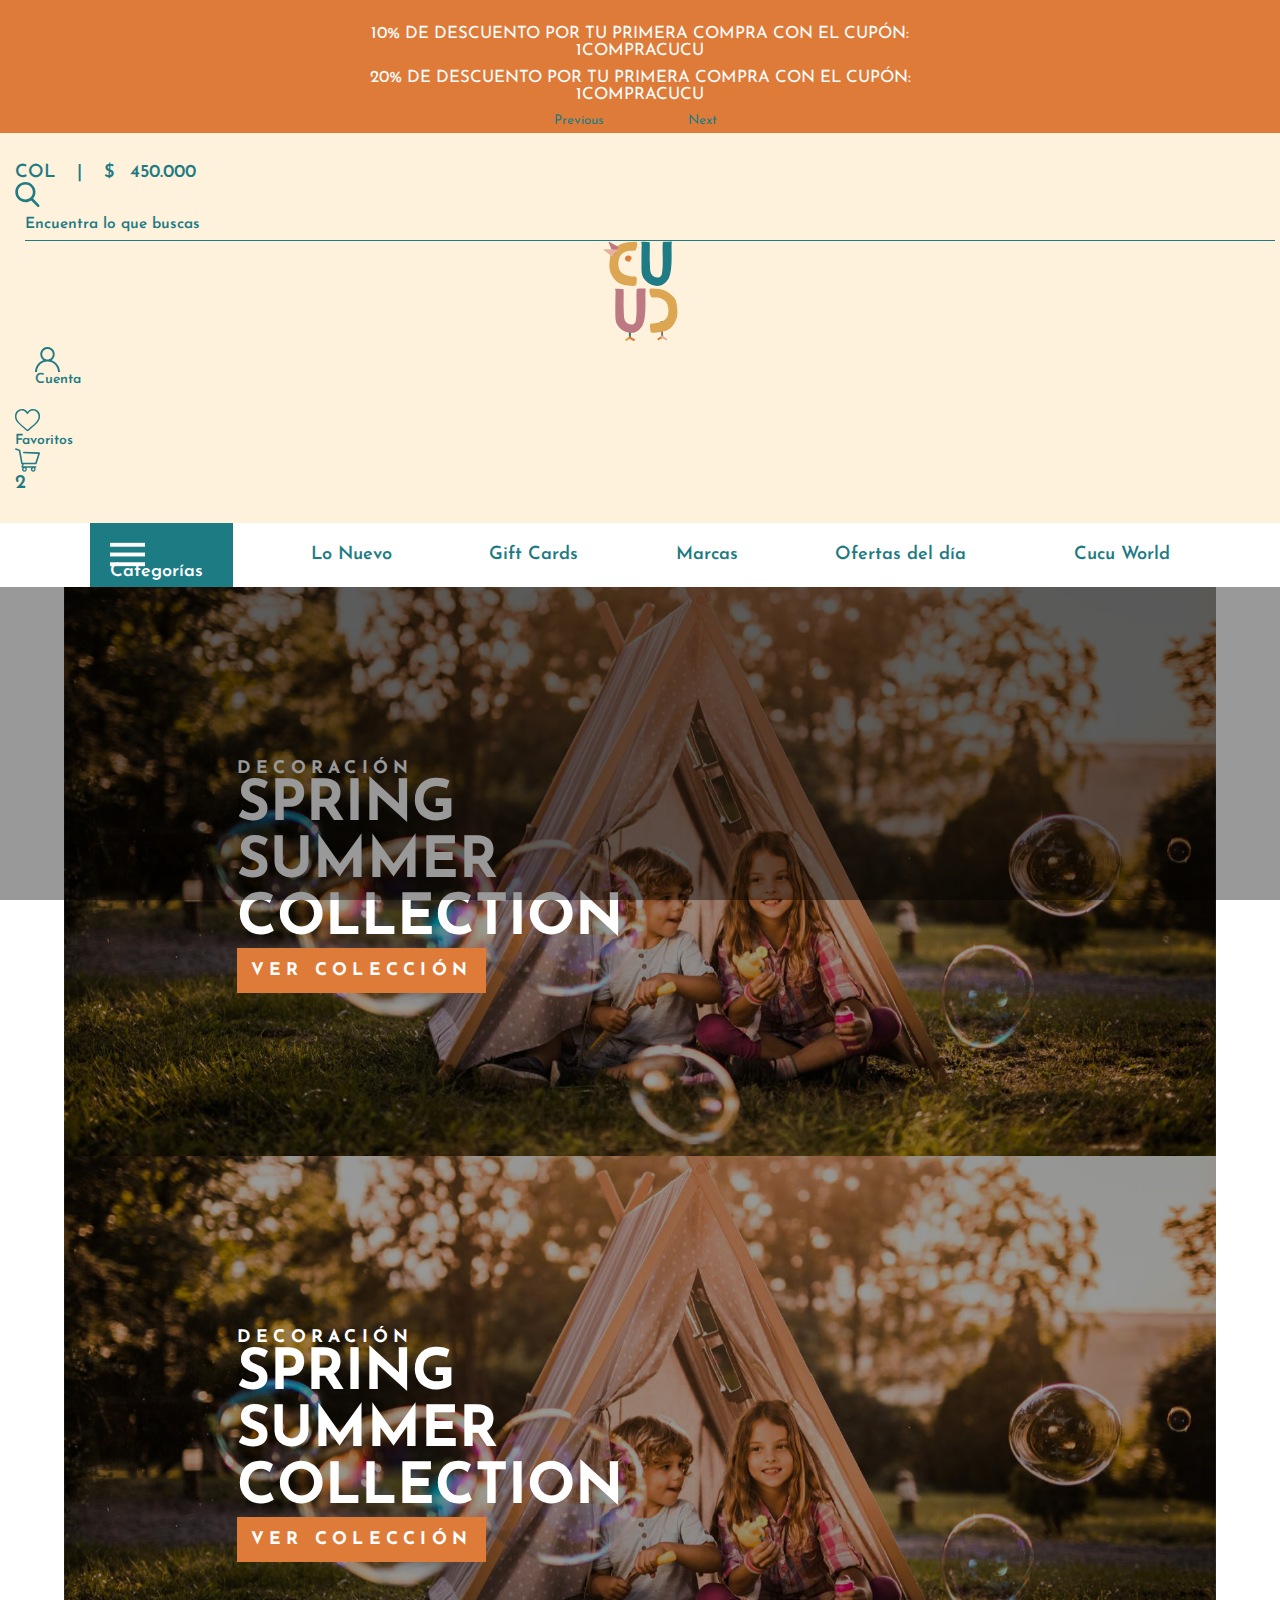
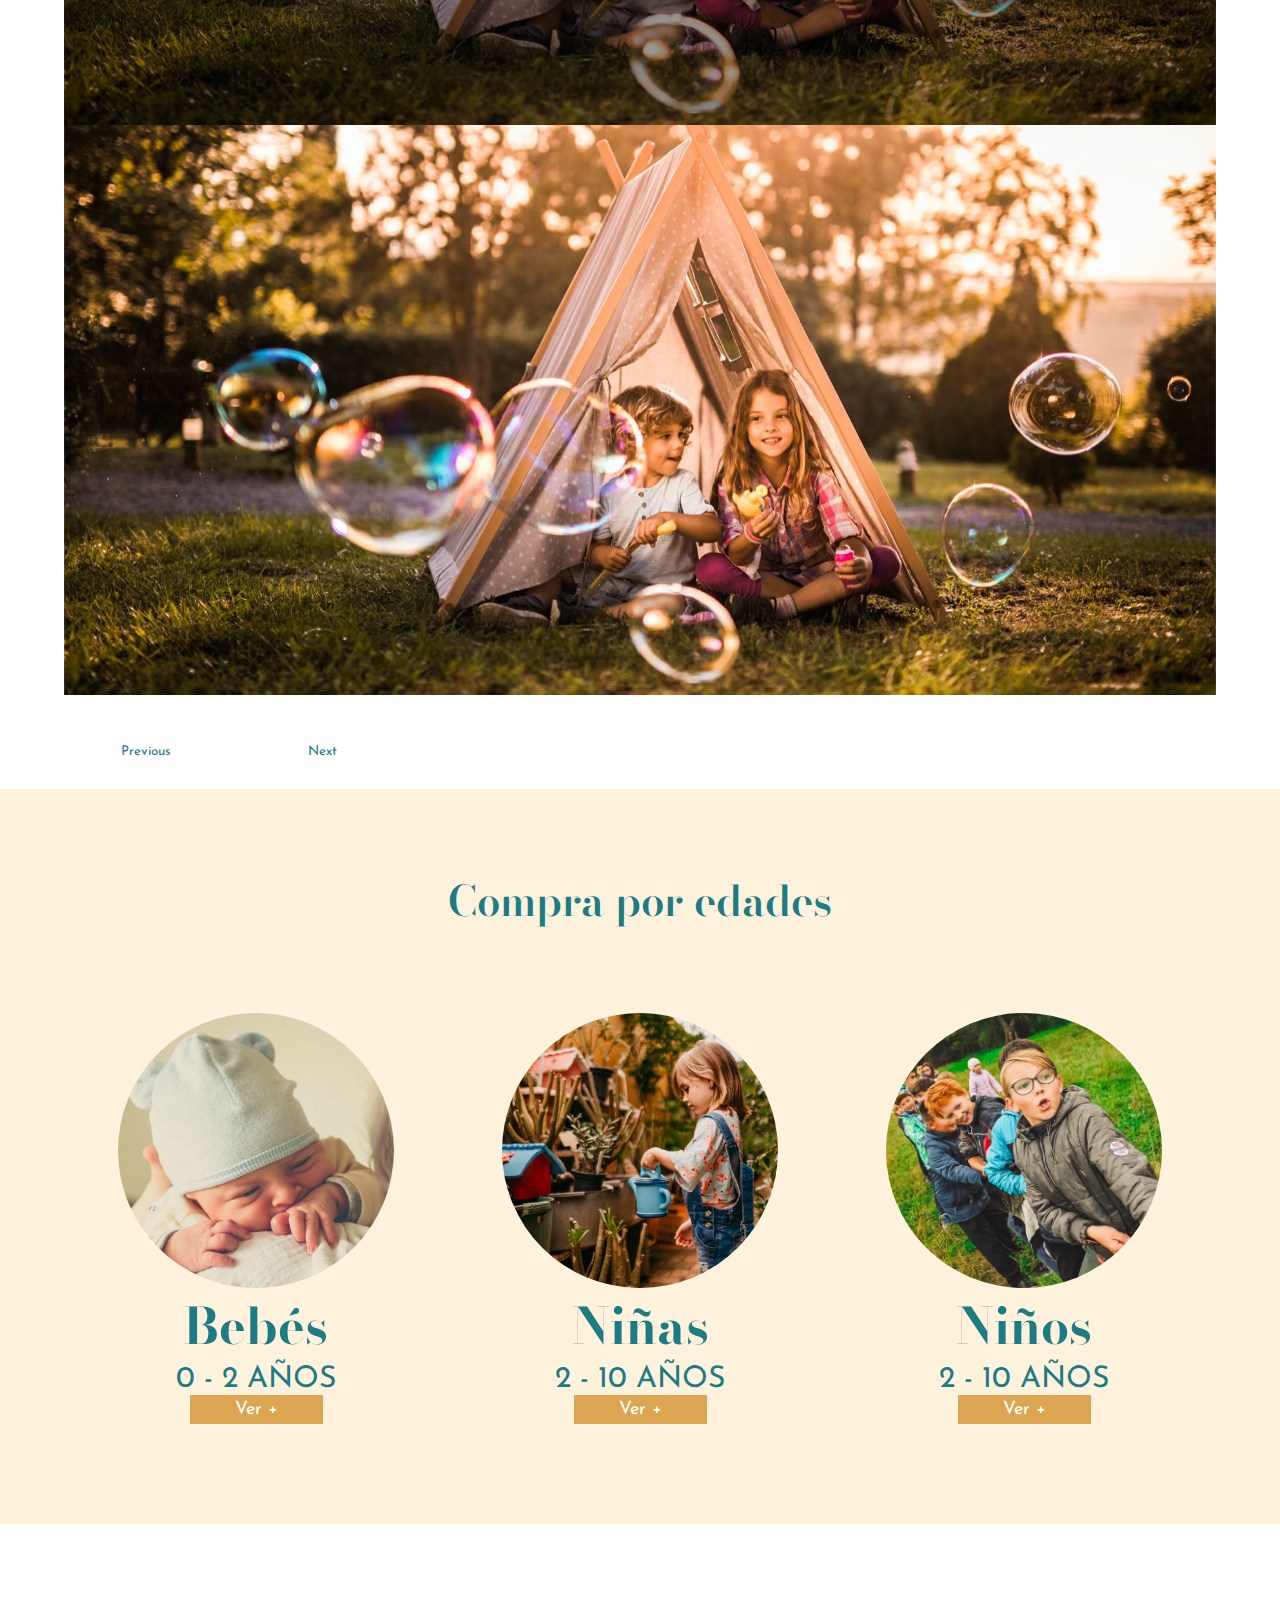
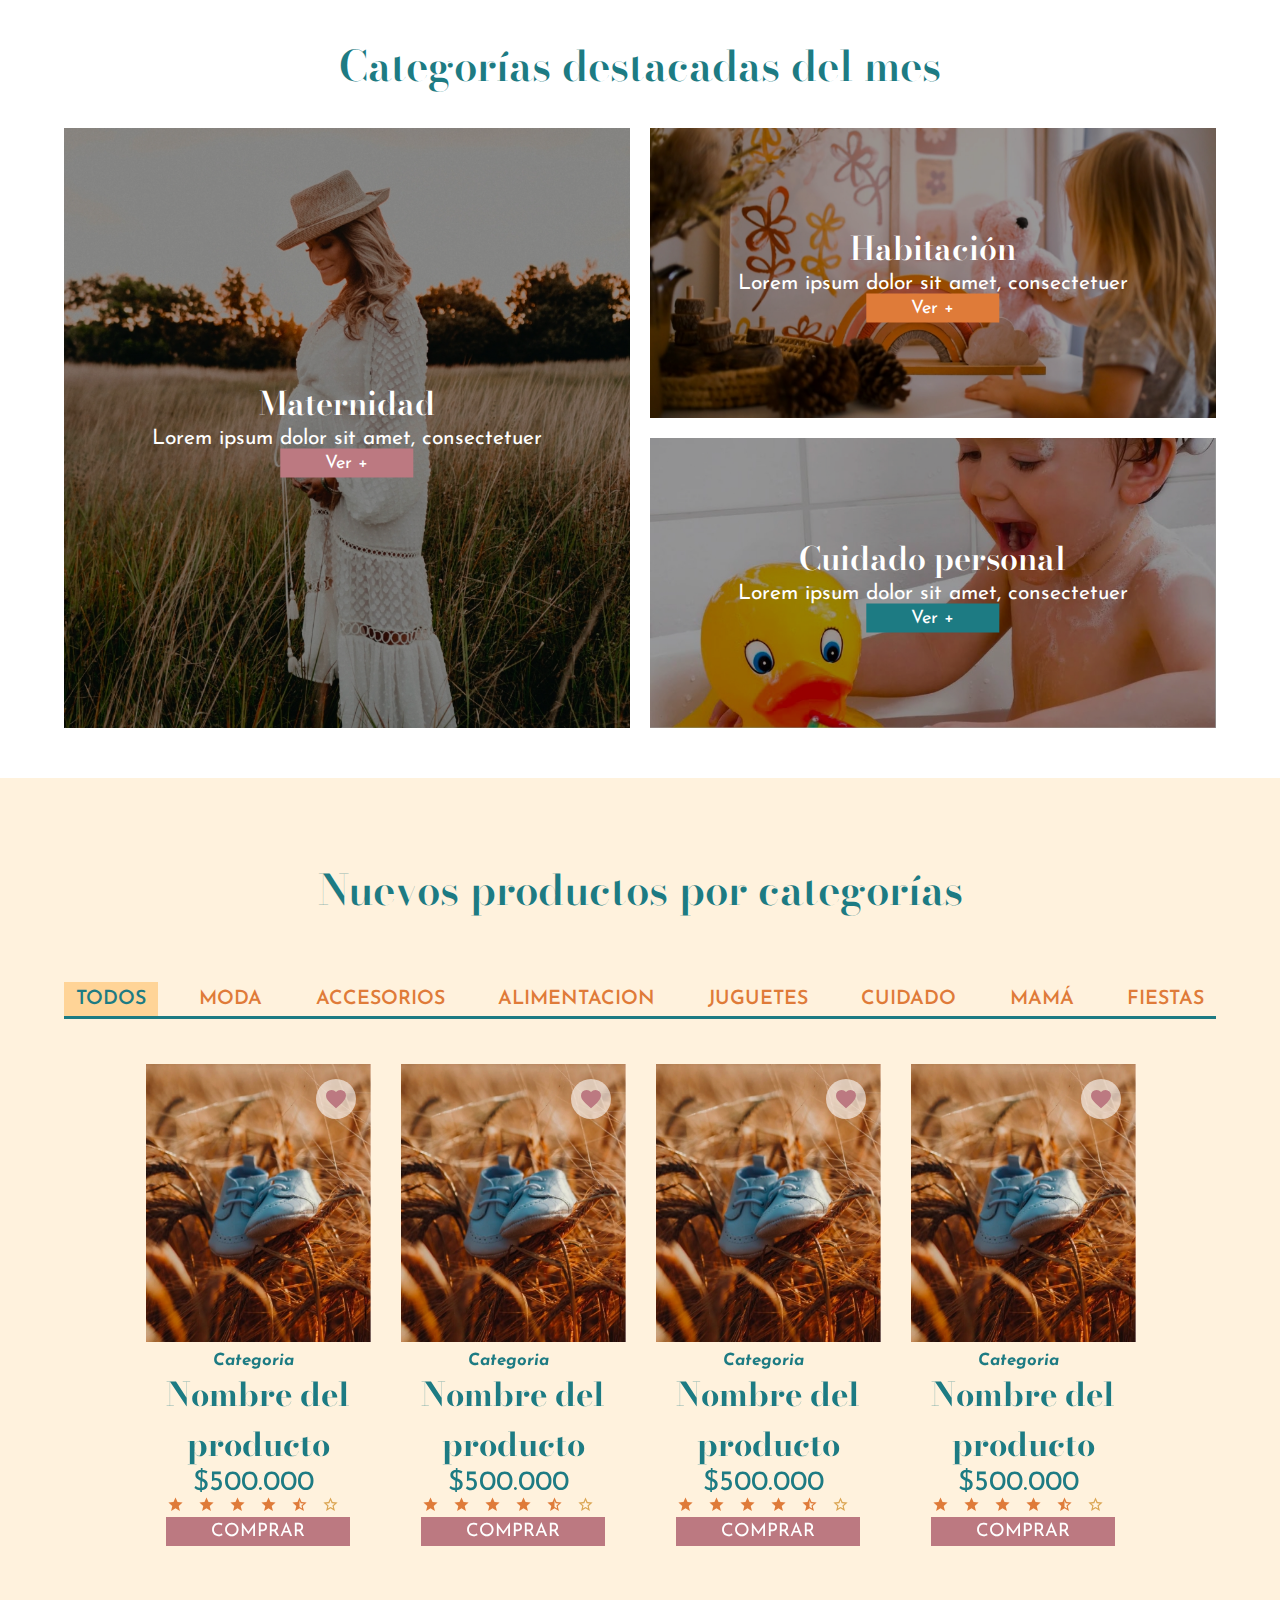
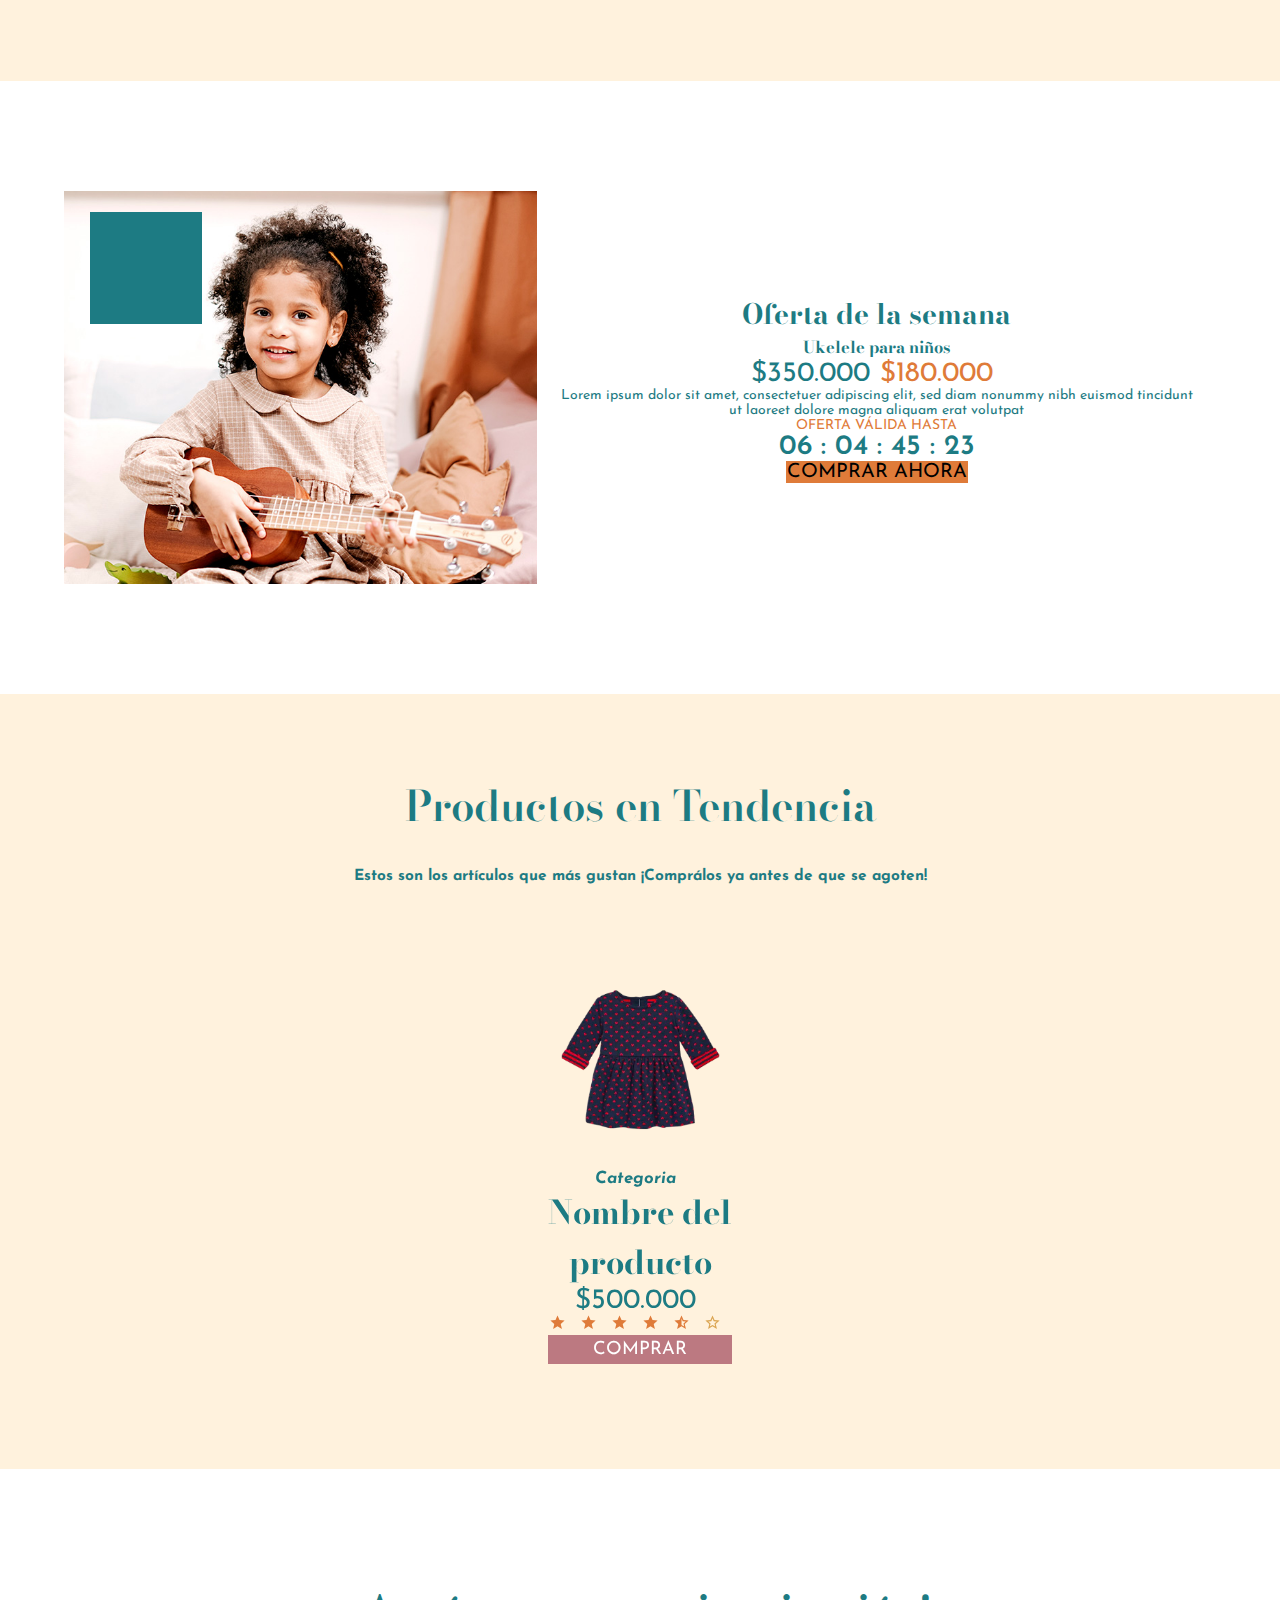
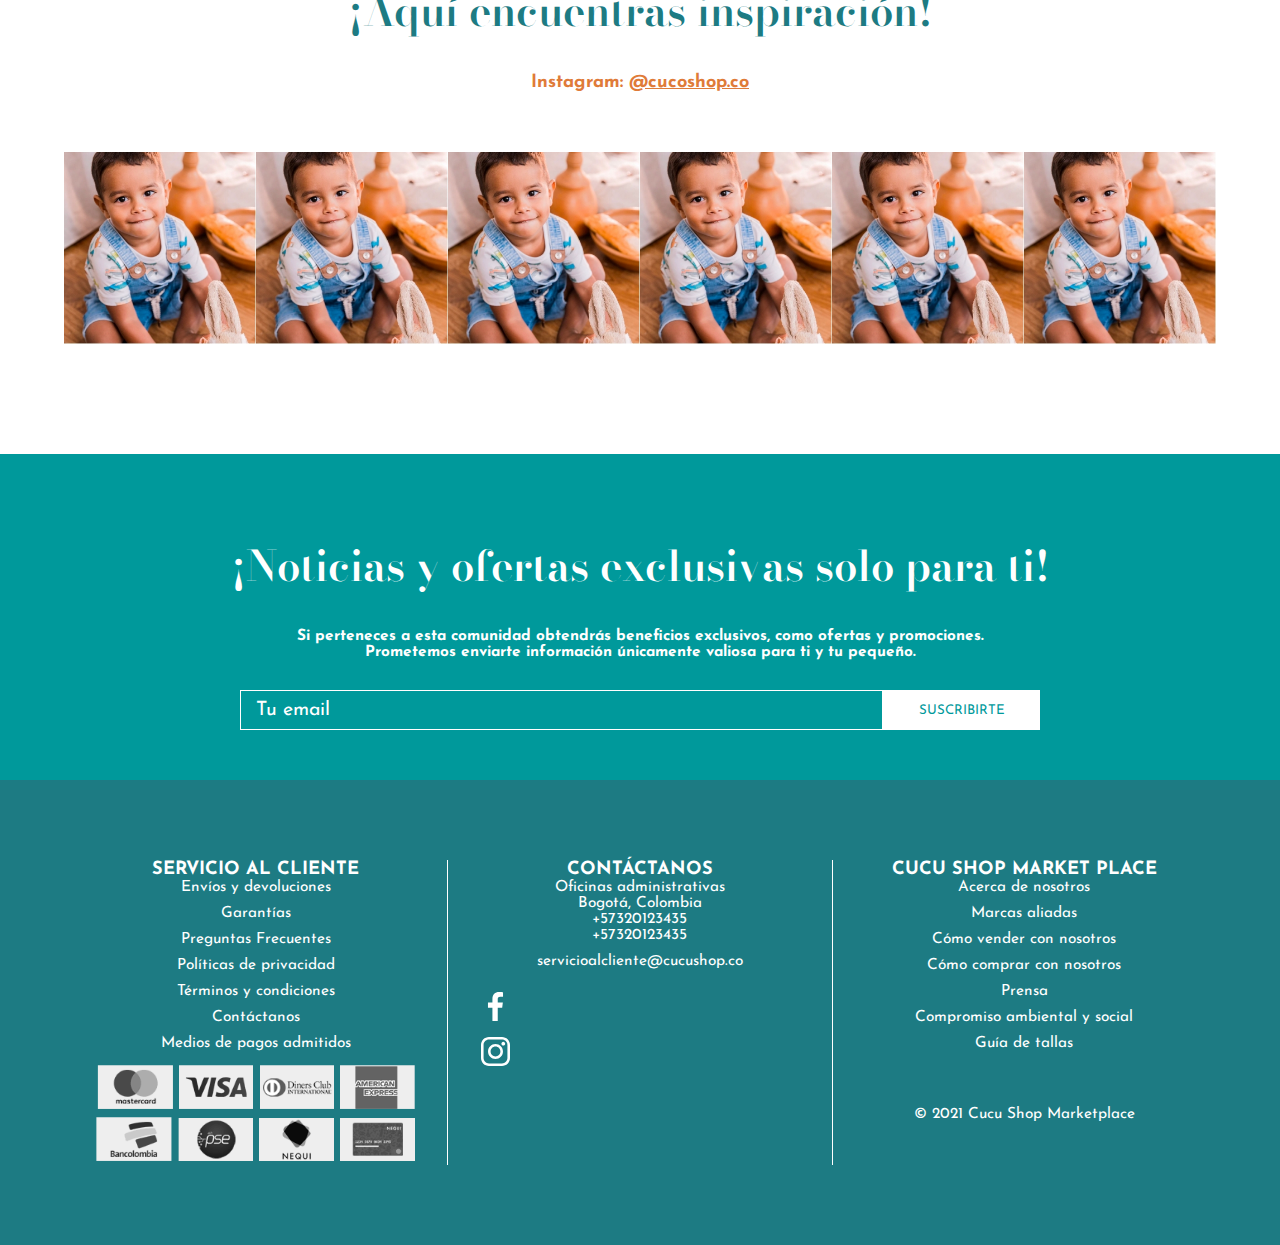
<file: index.html>
<!DOCTYPE html>
<html lang="en">

<head>
    <meta charset="utf-8">
    <title></title>
    <meta name="viewport" content="width=device-width, initial-scale=1.0">

    <!-- CSS -->
    <link href="style.css" rel="stylesheet" type="text/css">

    <!-- JQUERY -->
    <script src="https://ajax.googleapis.com/ajax/libs/jquery/3.6.0/jquery.min.js"></script>
    <script type="text/javascript" src="js/funciones.js"></script>

    <!-- BOOTSTRAP -->
    <link href="https://cdn.jsdelivr.net/npm/bootstrap@5.0.0-beta1/dist/css/bootstrap.min.css" rel="stylesheet" integrity="sha384-giJF6kkoqNQ00vy+HMDP7azOuL0xtbfIcaT9wjKHr8RbDVddVHyTfAAsrekwKmP1" crossorigin="anonymous">
    <script src="https://cdn.jsdelivr.net/npm/bootstrap@5.0.0-beta1/dist/js/bootstrap.bundle.min.js" integrity="sha384-ygbV9kiqUc6oa4msXn9868pTtWMgiQaeYH7/t7LECLbyPA2x65Kgf80OJFdroafW" crossorigin="anonymous"></script>

    <!-- SLICK SLIDER -->
		<link rel="stylesheet" type="text/css" href="slick/slick.css"/>
		<link rel="stylesheet" type="text/css" href="slick/slick-theme.css"/>
		<script type="text/javascript" src="slick/slick.min.js"></script>
    
    <!-- GOOGLE FONT -->
    <link rel="preconnect" href="https://fonts.googleapis.com">
    <link rel="preconnect" href="https://fonts.gstatic.com" crossorigin>
    <link href="https://fonts.googleapis.com/css2?family=Bodoni+Moda:ital,wght@0,400;0,500;0,600;0,700;1,400;1,500;1,600;1,700&family=Josefin+Sans:ital,wght@0,100;0,200;0,300;0,400;0,500;1,100;1,200;1,300;1,400&display=swap" rel="stylesheet">

    <!-- GOOGLE ICON -->
    <link href="https://fonts.googleapis.com/icon?family=Material+Icons" rel="stylesheet">


    <!-- metadatos  -->
    <meta name="description" content="">
    <meta name="keywords" content="">
    <meta name="author" content="">
    <meta property="og:title" content="">
    <meta property="og:type" content="website">
    <meta property="og:url" content="">
    <meta property="og:image" content="">
    <meta property="og:site_name" content="">
    <meta property="og:description" content="">
    <meta property="og:email" content="">


    <link rel="apple-touch-icon" sizes="57x57" href="images/apple-icon-57x57.png">
    <link rel="apple-touch-icon" sizes="60x60" href="images/apple-icon-60x60.png">
    <link rel="apple-touch-icon" sizes="72x72" href="images/apple-icon-72x72.png">
    <link rel="apple-touch-icon" sizes="76x76" href="images/apple-icon-76x76.png">
    <link rel="apple-touch-icon" sizes="114x114" href="images/apple-icon-114x114.png">
    <link rel="apple-touch-icon" sizes="120x120" href="images/apple-icon-120x120.png">
    <link rel="apple-touch-icon" sizes="144x144" href="images/apple-icon-144x144.png">
    <link rel="apple-touch-icon" sizes="152x152" href="images/apple-icon-152x152.png">
    <link rel="apple-touch-icon" sizes="180x180" href="images/apple-icon-180x180.png">
    <link rel="icon" type="image/png" sizes="192x192"  href="images/android-icon-192x192.png">
    <link rel="icon" type="image/png" sizes="32x32" href="images/favicon-32x32.png">
    <link rel="icon" type="image/png" sizes="96x96" href="images/favicon-96x96.png">
    <link rel="icon" type="image/png" sizes="16x16" href="images/favicon-16x16.png">
    <link rel="manifest" href="images/manifest.json">
    <meta name="msapplication-TileColor" content="#ffffff">
    <meta name="msapplication-TileImage" content="images/ms-icon-144x144.png">
    <meta name="theme-color" content="#ffffff">



</head>


<body>

    <!-- Modal -->

    <div id="lightBox-Back"></div>
    <!-- Fin Modal-->

    <main>

        <!-- CABECERA -->
        <header class="container-fluid" id="header-page">

          <!-- Carrusel Cabecera TOP-->
          <div id="wrap-header-top">

            <div id="carousel-header-top" class="carousel slide" data-bs-ride="carousel">

              <div class="carousel-inner">
                <!-- info slide-->
                <div class="slider-header-top carousel-item w-100 active">
                  <p>10% DE DESCUENTO POR TU PRIMERA COMPRA CON EL CUPÓN: 1COMPRACUCU</p>
                </div>
                <!-- info slide-->
                <div class="slider-header-top carousel-item w-100">
                  <p>20% DE DESCUENTO POR TU PRIMERA COMPRA CON EL CUPÓN: 1COMPRACUCU</p>
                </div>
              </div>
              <button class="carousel-control-prev" type="button" data-bs-target="#carousel-header-top" data-bs-slide="prev">
                <span class="carousel-control-prev-icon" aria-hidden="true"></span>
                <span class="visually-hidden">Previous</span>
              </button>
              <button class="carousel-control-next" type="button" data-bs-target="#carousel-header-top" data-bs-slide="next">
                <span class="carousel-control-next-icon" aria-hidden="true"></span>
                <span class="visually-hidden">Next</span>
              </button>
            </div>
          </div>
          <!-- Fin Carrusel Cabecera TOP-->

          <!-- **** -->

          <!-- Área header-->
          <div id="wrap-header"  class="container-fluid d-flex flex-row justify-content-between align-items-center">
            <!-- costo y buscador -->
            <div id="wrap-moneda-buscador-header" class="d-flex flex-row align-items-center">
              <div id="wrap-moneda-header" class="d-flex flex-row align-items-center">
                <span id="cuenta-pais">COL</span> <span id="cuenta-saparador">&nbsp;|&nbsp;</span> <span id="cuenta-moneda">$</span> <span id="cuenta-valor">450.000</span>
              </div>
              <div id="wrap-buscador-header">
                <form id="search-header" name="search-header" action="" method="POST">
                  <div class="d-flex flex-row align-items-center">
                    <label for="field-search-header" class="">
                      <img src="images/ico-search.svg" class="icono-header" alt="Buscar">
                    </label>
                    <input type="search" id="field-search-header" name="field-search-header" value="Encuentra lo que buscas" class="">
                  </div>
                </form>
              </div>
            </div>

            <!-- Logo -->
            <h1 id="logo-top-header"><a href="">Cucu, Tienda de ropa infantil</a></h1>

            <!-- menu auxiliar y carrito -->
            <div id="wrap-menu-carrito-header" class="d-flex flex-row align-items-center justify-content-end">
              
              <!-- Menu de Cuentas -->
              <label class="" for="check-cuenta">
                <div class="enlace-header d-flex flex-row align-items-center" id="cuenta-header">
                  <img src="images/ico-cuenta.svg" class="icono-header" alt="Cuenta de usuario">
                  <span>Cuenta</span>
                </div>
              </label>
              <input type="checkbox" class="hidden" id="check-cuenta">

                        <!-- menu flotante cuenta -->
                        <div class="" id="menu-cuenta">

                          <div id="puntero-cuenta-box"></div>
                          
                          <label id="close-cuenta-movil" for="check-cuenta">
                            <img src="images/ico-cerrar.svg" alt="icon close menu" id="close-ico-cuenta-movil">
                          </label>   

                          <h3 class="subtitulo-menu-cuenta">TU CUENTA</h3>
                          <ul>
                            <!-- Elemento menu cuenta (data-bs-target y aria-controls, deben coincidir con el id de la sublista ul)-->
                            <li>
                              <div class="wrap-enlace-acordeon-menu-cuenta" data-bs-toggle="collapse" data-bs-target="#submenu-miInformacion" aria-expanded="true" aria-controls="submenu-miInformacion">
                                <a class="enlace-acordeon-menu-cuenta">Mi información</a>
                                <span class="material-icons">expand_more</span>
                              </div>
                              <ul id="submenu-miInformacion" class="collapse">
                                <li><a href="" class="subenlace-acordeon-menu-cuenta">Perfil</a></li>
                                <li><a href="" class="subenlace-acordeon-menu-cuenta">Direcciones</a></li>
                                <li><a href="" class="subenlace-acordeon-menu-cuenta">Métodos de pago</a></li>
                                <li><a href="" class="subenlace-acordeon-menu-cuenta">Cambiar contraseñas</a></li>
                              </ul>
                            </li>
                            <!-- Elemento menu cuenta (data-bs-target y aria-controls, deben coincidir con el id de la sublista ul)-->
                            <li>
                              <div class="wrap-enlace-acordeon-menu-cuenta" data-bs-toggle="collapse" data-bs-target="#submenu-miOrdenes" aria-expanded="true" aria-controls="submenu-miOrdenes">
                                <a href="" class="enlace-acordeon-menu-cuenta">Mis órdenes</a>
                                <span class="material-icons">expand_more</span>
                              </div>
                              <ul id="submenu-miOrdenes" class="collapse">
                                <li><a href="" class="subenlace-acordeon-menu-cuenta"></a></li>
                              </ul>
                            </li>
                            <!-- Elemento menu cuenta (data-bs-target y aria-controls, deben coincidir con el id de la sublista ul)-->
                            <li>
                              <div class="wrap-enlace-acordeon-menu-cuenta" data-bs-toggle="collapse" data-bs-target="#submenu-devoluciones" aria-expanded="true" aria-controls="submenu-devoluciones">
                                <a href="" class="enlace-acordeon-menu-cuenta">Devoluciones</a>
                                <span class="material-icons">expand_more</span>
                              </div>
                              <ul id="submenu-devoluciones" class="collapse">
                                <li><a href="" class="subenlace-acordeon-menu-cuenta"></a></li>
                              </ul>
                            </li>
                            <!-- Elemento menu cuenta (data-bs-target y aria-controls, deben coincidir con el id de la sublista ul)-->
                            <li>
                              <div class="wrap-enlace-acordeon-menu-cuenta" data-bs-toggle="collapse" data-bs-target="#submenu-giftCreditos" aria-expanded="true" aria-controls="submenu-giftCreditos">
                                <a href="" class="enlace-acordeon-menu-cuenta">Gift Cards y Crédito</a>
                                <span class="material-icons">expand_more</span>
                              </div>
                              <ul id="submenu-giftCreditos" class="collapse">
                                <li><a href="" class="subenlace-acordeon-menu-cuenta"></a></li>
                              </ul>
                            </li>
                            <!-- Elemento menu cuenta (data-bs-target y aria-controls, deben coincidir con el id de la sublista ul)-->
                            <li>
                              <div class="wrap-enlace-acordeon-menu-cuenta" data-bs-toggle="collapse" data-bs-target="#submenu-perfilHijos" aria-expanded="true" aria-controls="submenu-perfilHijos">
                                <a href="" class="enlace-acordeon-menu-cuenta">Perfil de Hijos</a>
                                <span class="material-icons">expand_more</span>
                              </div>
                              <ul id="submenu-perfilHijos" class="collapse">
                                <li><a href="" class="subenlace-acordeon-menu-cuenta"></a></li>
                              </ul> 
                            </li>   
                          </ul>
                          <a href="" class="enlace-cerrar-menu-cuenta">Cerrar sesión</a>
                        </div>
                        <!-- Fin menu flotante cuenta -->


              <!-- Cierre menu de Cuentas-->
              <!-- ****** -->
              
              <a href="" class="d-flex flex-row align-items-center enlace-header">
                <img src="images/ico-favoritos.svg" class="icono-header" alt="Productos favoritos">
                <span>Favoritos</span>
              </a>
              <a href="" class="d-flex flex-row align-items-center enlace-header carrito-header">
                <img src="images/ico-carrito.svg" class="icono-header" alt="carrito de compras">
                <span>2</span>
              </a>
            </div>



          </div>
          <!-- Fin Área header-->


        </header>
        <!-- *********** -->
        <!-- *********** -->
        <!-- *********** -->
        <!-- *********** -->

        <!-- MENÚ PRINCIPAL -->
        <nav id="wrap-navegador-principal">
          <ul id="navegador-principal">
              <!-- Boton categorías-->
              <li class="boton-categorias-principal">

                  <label id="boton-categorias" for="check-categorias" class="d-flex flex-row align-items-center justify-content-center">
                      <div id="wrap-ico-btVerCategorias">
                        <img src="images/menu.svg" alt="icon view menu" id="open-ico">
                        <img src="images/ico-cerrar.svg" alt="icon close menu" id="close-ico">
                      </div>
                      <span>Categorías</span>
                  </label>
                  <input type="checkbox" class="hidden" id="check-categorias">

                          <!-- Menú categorías oculto -->
                          <div id="wrap-categorias-nav">

                            <label id="close-categorias-movil" for="check-categorias">
                                <img src="images/ico-cerrar.svg" alt="icon close menu" id="close-ico-categorias-movil">
                            </label>    

                            <!-- Contenedor que organiza las categorías en dos columnas-->
                            <div id="categorias-nav-content">

                              <!-- Lista con toda la info de las categorías -->
                              <ul id="lista-categorias-nav-content">
                                
                                <!-- Categoría ************************* -->
                                <li class="item-categoria">
                                  <!-- Item principal de la categoría -->
                                  <button class="boton-item-principal-categoria">
                                    <span class="label-boton-item-principal-categoria">Moda</span>
                                    <span class="material-icons">chevron_right</span>
                                  </button>
                                  <!-- Finaliza el ítem principal -->
                                  <!-- Contenedor sub categorías-->
                                  <section class="wrap-subcategorias-nav">
                                      <!-- grupo de categorías-->
                                      <div class="subcategoria-nav">
                                        <h3 class="subtitulo-subcategoria-nav">Por edades</h3>
                                        <a href="" class="enlace-subcategoria-nav">Bebés 0-2 años</a>
                                        <a href="" class="enlace-subcategoria-nav">Niños de 2-10 años</a>
                                        <a href="" class="enlace-subcategoria-nav">Niños de 11-14 años</a>
                                        <a href="" class="enlace-verTodo-subcategoria-nav">Ver todo</a>
                                      </div>
                                      <!-- fin grupo de categorías-->
                                      <!-- grupo de categorías-->
                                      <div class="subcategoria-nav">
                                        <h3 class="subtitulo-subcategoria-nav">Por edad</h3>
                                        <a href="" class="enlace-subcategoria-nav">Bebés 0-2 años</a>
                                        <a href="" class="enlace-subcategoria-nav">Niños de 2-10 años</a>
                                        <a href="" class="enlace-subcategoria-nav">Niños de 11-14 años</a>
                                        <a href="" class="enlace-verTodo-subcategoria-nav">Ver todo</a>
                                      </div>
                                      <!-- fin grupo de categorías-->
                                  </section>
                                  <!-- Fin contenedor sub categorías-->
                                </li>
                                <!-- Fin Categoría -->

                                <!-- *** -->

                                <!-- Categoría ************************* -->
                                <li class="item-categoria">
                                  <!-- Item principal de la categoría -->
                                  <button class="boton-item-principal-categoria">
                                    <span class="label-boton-item-principal-categoria">Moda</span>
                                    <span class="material-icons">chevron_right</span>
                                  </button>
                                  <!-- Finaliza el ítem principal -->
                                  <!-- Contenedor sub categorías-->
                                  <section class="wrap-subcategorias-nav">
                                      <!-- grupo de categorías-->
                                      <div class="subcategoria-nav">
                                        <h3 class="subtitulo-subcategoria-nav">Por edad</h3>
                                        <a href="" class="enlace-subcategoria-nav">Bebés 0-2 años</a>
                                        <a href="" class="enlace-subcategoria-nav">Niños de 2-10 años</a>
                                        <a href="" class="enlace-subcategoria-nav">Niños de 11-14 años</a>
                                        <a href="" class="enlace-verTodo-subcategoria-nav">Ver todo</a>
                                      </div>
                                      <!-- fin grupo de categorías-->
                                      <!-- grupo de categorías-->
                                      <div class="subcategoria-nav">
                                        <h3 class="subtitulo-subcategoria-nav">Por edad</h3>
                                        <a href="" class="enlace-subcategoria-nav">Bebés 0-2 años</a>
                                        <a href="" class="enlace-subcategoria-nav">Niños de 2-10 años</a>
                                        <a href="" class="enlace-subcategoria-nav">Niños de 11-14 años</a>
                                        <a href="" class="enlace-verTodo-subcategoria-nav">Ver todo</a>
                                      </div>
                                      <!-- fin grupo de categorías-->
                                      <!-- grupo de categorías-->
                                      <div class="subcategoria-nav">
                                        <h3 class="subtitulo-subcategoria-nav">Por edad</h3>
                                        <a href="" class="enlace-subcategoria-nav">Bebés 0-2 años</a>
                                        <a href="" class="enlace-subcategoria-nav">Niños de 2-10 años</a>
                                        <a href="" class="enlace-subcategoria-nav">Niños de 11-14 años</a>
                                        <a href="" class="enlace-verTodo-subcategoria-nav">Ver todo</a>
                                      </div>
                                      <!-- fin grupo de categorías-->
                                  </section>
                                  <!-- Fin contenedor sub categorías-->
                                </li>
                                <!-- Fin Categoría -->
                              </ul>
                              <!-- Lista con toda la info de las categorías -->

                              <!-- Contenedor que recibe las subcategorías al click / No borrar auque está vacío -->
                              <div id="subcategorias-nav-content">

                              </div>
                              <!-- Fin Contenedor que recibe las subcategorías al click / No borrar auque está vacío  -->

                            </div>
                            <!-- Fin contenedor que organiza las categorías en dos columnas-->

                          </div>
                          <!-- Fin Menú categorías oculto-->



              </li>
              <!-- menu normal-->
              <li><a href="" class="boton-menu-principal">Lo Nuevo</a></li>
              <li><a href="" class="boton-menu-principal">Gift Cards</a></li>
              <li><a href="" class="boton-menu-principal">Marcas</a></li>
              <li><a href="" class="boton-menu-principal bt-ofertas">Ofertas <span>del día</span></a></li>
              <li><a href="" class="boton-menu-principal bt-cucu-world">Cucu World</a></li>
            </ul>

        </nav>
        <!-- Finaliza el menú principal -->
        <!-- *********** -->
        <!-- *********** -->
        <!-- *********** -->
        <!-- *********** -->


        <!-- *********** -->
        <!-- *********** -->
        <!-- *********** -->
        <!-- *********** -->
        <!-- Slider principal -->
        <div id="wrap-slider-index">
          <!-- Img Manchitas
          <img src="images/backSlide.png" alt="Manchitas" class="manchitasHero">-->
          <!-- Comienzo carrusel-->
          <div id="carouselExampleCaptions" class="carousel slide" data-bs-ride="carousel">
            <!-- Comienzo carrusel-Inner-->
            <div class="carousel-inner">
              <!-- Item 1 carrusel-->
              <div class="item-slider-index carousel-item active">
                <!-- img slide-->
                <img src="images/slide1.jpg" class="d-block w-100" alt="Silide 1">
                <!-- Caption Slide-->
                <div class="carousel-caption-hero d-md-block slideOpacity">
                  <div class="captionPosition">
                    <p>Decoración</p>
                    <h1>Spring summer collection</h1>
                    <button class="CTA" type="button">Ver colección</button>
                  </div>
                </div>
                <!-- Finaliza Caption Slide-->
              </div>

              <!-- Item 2 carrusel-->
              <div class="item-slider-index carousel-item">
                <!-- img slide-->
                <img src="images/slide1.jpg" class="d-block w-100" alt="Silide 1">
                <!-- Caption Slide-->
                <div class="carousel-caption-hero d-md-block slideOpacity">
                  <div class="captionPosition">
                    <p>Decoración</p>
                    <h1>Spring summer collection</h1>
                    <button class="CTA" type="button">Ver colección</button>
                  </div>
                </div>
                <!-- Finaliza Caption Slide-->
              </div>

              <!-- Item 3 carrusel-->
              <div class="carousel-item">
                <!-- img slide-->
                <img src="images/slide1.jpg" class="d-block w-100" alt="Silide 1">
                <!-- Caption Slide-->
                <div class="carousel-caption-hero d-md-block slideOpacity">
                  <div class="captionPosition">
                    <p>Decoración</p>
                    <h1>Spring summer collection</h1>
                    <button class="CTA" type="button">Ver colección</button>
                  </div>
                </div>
                <!-- Finaliza Caption Slide-->
              </div>

            </div>
            <!-- Finaliza carrusel-Inner-->

            <!-- Comienzo controladores-->
            <button class="carousel-control-prev" type="button" data-bs-target="#carouselExampleCaptions" data-bs-slide="prev">
              <div class="buttonHeroPrev">
                <span class="carousel-control-prev-icon" aria-hidden="true"></span>
              </div>
              <span class="visually-hidden">Previous</span>
            </button>
            <button class="carousel-control-next" type="button" data-bs-target="#carouselExampleCaptions" data-bs-slide="next">
              <div class="buttonHeroNext">
                <span class="carousel-control-next-icon" aria-hidden="true"></span>
              </div>
              <span class="visually-hidden">Next</span>
            </button>
            <!-- Finaliza controladores-->
          </div>
          <!-- Finaliza carrusel-->
      </div>


        <!-- Finaliza Slider principal -->
        <!-- *********** -->
        <!-- *********** -->
        <!-- *********** -->
        <!-- *********** -->




        <!-- *********** -->
        <!-- *********** -->
        <!-- *********** -->
        <!-- *********** -->
        <!-- Compra por edades -->
        <section id="wrap-compra-edades">
          <h2 class="titulo-seccion">Compra por edades</h2> 

          <!-- Row div -->
          <div id="compra-edades">

            <!-- Compra Bebes -->
            <div class="entrada-edades">
              <!-- Contenedor Img-->
              <div class="imgContainer">
                <img src="images/CompraBebe.jpg" alt="Bebe en brazos">
              </div>
              <!-- Finaliza Contenedor Img-->
              <h2>Bebés</h2>
              <p>0 - 2 AÑOS</p>
              <a href class="boton back4" type="button">Ver +</a>
            </div>
            <!-- Finaliza Compra Bebes -->

            <!-- Compra Niñas de 2 a 10 -->
            <div class="entrada-edades">
              <!-- Contenedor Img-->
              <div class="imgContainer">
                <img src="images/CompraNina.jpg" alt="Bebe en brazos">
              </div>
              <!-- Finaliza Contenedor Img-->
              <h2>Niñas</h2>
              <p>2 - 10 AÑOS</p>
              <a href class="boton back4" type="button">Ver +</a>
            </div>
            <!-- Finaliza Compra Niñas de 2 a 10 -->

            <!-- Compra Niños de 2 a 10 -->
            <div class="entrada-edades">
              <!-- Contenedor Img-->
              <div class="imgContainer">
                <img src="images/CompraNino.jpg" alt="Bebe en brazos">
              </div>
              <!-- Finaliza Contenedor Img-->
              <h2>Niños</h2>
              <p>2 - 10 AÑOS</p>
              <a href class="boton back4" type="button">Ver +</a>
            </div>
            <!-- Finaliza Compra Niños de 2 a 10 -->

          </div>
          <!-- Finaliza Row div -->
        </section>  
        <!-- Finaliza Compra por edades -->
        <!-- *********** -->
        <!-- *********** -->
        <!-- *********** -->
        <!-- *********** -->


        <!-- *********** -->
        <!-- *********** -->
        <!-- *********** -->
        <!-- *********** -->
        <!-- Destacadas del Mes-->
        <section id="wrap-categorias-destacadas" class="container-fluid" >
          <h2 class="titulo-seccion">Categorías destacadas del mes</h2>
          <div id="categorias-destacadas">

            <!-- Destacada 1-->
            <div class="area-destacada-1 area-destacada-cont">

              <div class="wrap-info-area-destacada">
                <h3>Maternidad</h3>
                <p>Lorem ipsum dolor sit amet, consectetuer</p>
                <a href="" class="boton back5">Ver +</a>
              </div>
              <div class="over-thumb"></div>
              <img src="images/Grupo 121.jpg" alt="">
            </div>

            <!-- Destacada 2-->
            <div class="area-destacada-2 area-destacada-cont">
              <div class="wrap-info-area-destacada">
                <h3>Habitación</h3>
                <p>Lorem ipsum dolor sit amet, consectetuer</p>
                <a href="" class="boton back1">Ver +</a>
              </div>
              <div class="over-thumb"></div>
              <img src="images/Grupo 108.jpg" alt="">
            </div>

            <!-- Destacada 3-->
            <div class="area-destacada-3 area-destacada-cont">
              <div class="wrap-info-area-destacada">
                <h3>Cuidado personal</h3>
                <p>Lorem ipsum dolor sit amet, consectetuer</p>
                <a href="" class="boton back2">Ver +</a>
              </div>
              <div class="over-thumb"></div>
              <img src="images/Grupo 134.jpg" alt="">
            </div>

          </div>
        </section>
        <!-- Finaliza Destacadas del Mes -->
        <!-- *********** -->
        <!-- *********** -->
        <!-- *********** -->
        <!-- *********** -->


        <!-- *********** -->
        <!-- *********** -->
        <!-- *********** -->
        <!-- *********** -->
        <!-- Nuevos productos por categoría -->
        <section id="wrap-productos-categoria-index">
          <h2 class="titulo-seccion">Nuevos productos por categorías</h2> 
          <div id="productos-categoria-index">

            <!-- Navegador de categorías -->
            <nav>
              <div id="nav-tab-categorias">
                <button class="enlaceCategorias enlaceCategoriasActivo" id="nav-todos-tab" data-bs-target="#nav-todos" type="button">Todos</button>
                <button class="enlaceCategorias" id="nav-moda-tab" data-bs-target="#nav-moda" type="button">Moda</button>
                <button class="enlaceCategorias" id="nav-accesorios-tab" data-bs-target="#nav-accesorios" type="button">Accesorios</button>
                <button class="enlaceCategorias" id="nav-alimentacion-tab" data-bs-target="#nav-alimentacion" type="button">Alimentacion</button>
                <button class="enlaceCategorias" id="nav-juguetes-tab" data-bs-target="#nav-juguetes" type="button">Juguetes</button>
                <button class="enlaceCategorias" id="nav-cuidado-tab" data-bs-target="#nav-cuidado" type="button">Cuidado</button>
                <button class="enlaceCategorias" id="nav-mama-tab" data-bs-target="#nav-mama" type="button">Mamá</button>
                <button class="enlaceCategorias" id="nav-fiestas-tab" data-bs-target="#nav-fiestas" type="button">Fiestas</button>
              </div>
            </nav>
            <!-- Fin Navegador de categorías -->

            <!-- Contenedor de tabs de productos TODOS-->
            <div id="nav-tabContent">
              <!-- tabs de productos -->
              <div class="tab-categoria" id="nav-todos" role="tabpanel" aria-labelledby="nav-todos-tab">

                <img src="images/arrow-left.svg" class="flecha-left-slider" id="flecha-left-carrusel-todos">
                <img src="images/arrow-right.svg" class="flecha-right-slider" id="flecha-right-carrusel-todos">

                <!-- carrusel todos -->
                <div class="carrusel-articulos" id="carrusel-todos">

                    <!-- Producto -->
                    <div class="wrap-articulo-carrusel">
                      <a href class="thumb-articulo-carrusel">
                        <div class="favorite-icon-thumb-articulo-carrusel">
                          <span class="material-icons">favorite</span>
                        </div>  
                        <img src="images/Grupo 154.jpg" alt="">
                      </a>
                      <div class="info-articulo-carrusel">
                        <h4 class="cat-articulo-carrusel">Categoria</h4>
                        <a href="" class="nombre-articulo-carrusel"><h3>Nombre del producto</h3></a>
                        <span class="precio-articulo-carrusel">$500.000</span>
                        
                        <div class="wrap-evaluacion-articulo-carrusel">
                          <span class="material-icons full-star">star</span>
                          <span class="material-icons full-star">star</span>
                          <span class="material-icons full-star">star</span>
                          <span class="material-icons full-star">star</span>
                          <span class="material-icons half-star">star_half</span>
                          <span class="material-icons no-star">star_outline</span>
                        </div>

                        <a href="" class="boton back5">COMPRAR</a>

                      </div>
                    </div>
                    <!-- Fin del Producto --------- -->

                    <!-- Producto -->
                    <div class="wrap-articulo-carrusel">
                      <a href class="thumb-articulo-carrusel">
                        <div class="favorite-icon-thumb-articulo-carrusel">
                          <span class="material-icons">favorite</span>
                        </div>  
                        <img src="images/Grupo 154.jpg" alt="">
                      </a>
                      <div class="info-articulo-carrusel">
                        <h4 class="cat-articulo-carrusel">Categoria</h4>
                        <a href="" class="nombre-articulo-carrusel"><h3>Nombre del producto</h3></a>
                        <span class="precio-articulo-carrusel">$500.000</span>
                        
                        <div class="wrap-evaluacion-articulo-carrusel">
                          <span class="material-icons full-star">star</span>
                          <span class="material-icons full-star">star</span>
                          <span class="material-icons full-star">star</span>
                          <span class="material-icons full-star">star</span>
                          <span class="material-icons half-star">star_half</span>
                          <span class="material-icons no-star">star_outline</span>
                        </div>

                        <a href="" class="boton back5">COMPRAR</a>

                      </div>
                    </div>
                    <!-- Fin del Producto --------- -->

                    <!-- Producto -->
                    <div class="wrap-articulo-carrusel">
                      <a href class="thumb-articulo-carrusel">
                        <div class="favorite-icon-thumb-articulo-carrusel">
                          <span class="material-icons">favorite</span>
                        </div>  
                        <img src="images/Grupo 154.jpg" alt="">
                      </a>
                      <div class="info-articulo-carrusel">
                        <h4 class="cat-articulo-carrusel">Categoria</h4>
                        <a href="" class="nombre-articulo-carrusel"><h3>Nombre del producto</h3></a>
                        <span class="precio-articulo-carrusel">$500.000</span>
                        
                        <div class="wrap-evaluacion-articulo-carrusel">
                          <span class="material-icons full-star">star</span>
                          <span class="material-icons full-star">star</span>
                          <span class="material-icons full-star">star</span>
                          <span class="material-icons full-star">star</span>
                          <span class="material-icons half-star">star_half</span>
                          <span class="material-icons no-star">star_outline</span>
                        </div>

                        <a href="" class="boton back5">COMPRAR</a>

                      </div>
                    </div>
                    <!-- Fin del Producto --------- -->


                    <!-- Producto -->
                    <div class="wrap-articulo-carrusel">
                      <a href class="thumb-articulo-carrusel">
                        <div class="favorite-icon-thumb-articulo-carrusel">
                          <span class="material-icons">favorite</span>
                        </div>  
                        <img src="images/Grupo 154.jpg" alt="">
                      </a>
                      <div class="info-articulo-carrusel">
                        <h4 class="cat-articulo-carrusel">Categoria</h4>
                        <a href="" class="nombre-articulo-carrusel"><h3>Nombre del producto</h3></a>
                        <span class="precio-articulo-carrusel">$500.000</span>
                        
                        <div class="wrap-evaluacion-articulo-carrusel">
                          <span class="material-icons full-star">star</span>
                          <span class="material-icons full-star">star</span>
                          <span class="material-icons full-star">star</span>
                          <span class="material-icons full-star">star</span>
                          <span class="material-icons half-star">star_half</span>
                          <span class="material-icons no-star">star_outline</span>
                        </div>

                        <a href="" class="boton back5">COMPRAR</a>

                      </div>
                    </div>
                    <!-- Fin del Producto --------- -->

                </div>
                <!-- Fin carrusel todos -->

              </div>
              <!-- fin tabs de productos TODOS-->
              <!-- **** -->


              <!-- tabs de productos MODA -->
              <div class="tab-categoria" id="nav-moda" role="tabpanel" aria-labelledby="nav-moda-tab">

                <img src="images/arrow-left.svg" class="flecha-left-slider" id="flecha-left-carrusel-moda">
                <img src="images/arrow-right.svg" class="flecha-right-slider" id="flecha-right-carrusel-moda">

                <!-- carrusel moda -->
                <div class="carrusel-articulos" id="carrusel-moda">

                    <!-- Producto -->
                    <div class="wrap-articulo-carrusel">
                      <a href class="thumb-articulo-carrusel">
                        <div class="favorite-icon-thumb-articulo-carrusel">
                          <span class="material-icons">favorite</span>
                        </div>  
                        <img src="images/Grupo 162.jpg" alt="">
                      </a>
                      <div class="info-articulo-carrusel">
                        <h4 class="cat-articulo-carrusel">Categoria</h4>
                        <a href="" class="nombre-articulo-carrusel"><h3>Nombre del producto</h3></a>
                        <span class="precio-articulo-carrusel">$500.000</span>
                        
                        <div class="wrap-evaluacion-articulo-carrusel">
                          <span class="material-icons full-star">star</span>
                          <span class="material-icons full-star">star</span>
                          <span class="material-icons full-star">star</span>
                          <span class="material-icons full-star">star</span>
                          <span class="material-icons half-star">star_half</span>
                          <span class="material-icons no-star">star_outline</span>
                        </div>

                        <a href="" class="boton back5">COMPRAR</a>

                      </div>
                    </div>
                    <!-- Fin del Producto --------- -->

                    <!-- Producto -->
                    <div class="wrap-articulo-carrusel">
                      <a href class="thumb-articulo-carrusel">
                        <div class="favorite-icon-thumb-articulo-carrusel">
                          <span class="material-icons">favorite</span>
                        </div>  
                        <img src="images/Grupo 162.jpg" alt="">
                      </a>
                      <div class="info-articulo-carrusel">
                        <h4 class="cat-articulo-carrusel">Categoria</h4>
                        <a href="" class="nombre-articulo-carrusel"><h3>Nombre del producto</h3></a>
                        <span class="precio-articulo-carrusel">$500.000</span>
                        
                        <div class="wrap-evaluacion-articulo-carrusel">
                          <span class="material-icons full-star">star</span>
                          <span class="material-icons full-star">star</span>
                          <span class="material-icons full-star">star</span>
                          <span class="material-icons full-star">star</span>
                          <span class="material-icons half-star">star_half</span>
                          <span class="material-icons no-star">star_outline</span>
                        </div>

                        <a href="" class="boton back5">COMPRAR</a>

                      </div>
                    </div>
                    <!-- Fin del Producto --------- -->

                    <!-- Producto -->
                    <div class="wrap-articulo-carrusel">
                      <a href class="thumb-articulo-carrusel">
                        <div class="favorite-icon-thumb-articulo-carrusel">
                          <span class="material-icons">favorite</span>
                        </div>  
                        <img src="images/Grupo 162.jpg" alt="">
                      </a>
                      <div class="info-articulo-carrusel">
                        <h4 class="cat-articulo-carrusel">Categoria</h4>
                        <a href="" class="nombre-articulo-carrusel"><h3>Nombre del producto</h3></a>
                        <span class="precio-articulo-carrusel">$500.000</span>
                        
                        <div class="wrap-evaluacion-articulo-carrusel">
                          <span class="material-icons full-star">star</span>
                          <span class="material-icons full-star">star</span>
                          <span class="material-icons full-star">star</span>
                          <span class="material-icons full-star">star</span>
                          <span class="material-icons half-star">star_half</span>
                          <span class="material-icons no-star">star_outline</span>
                        </div>

                        <a href="" class="boton back5">COMPRAR</a>

                      </div>
                    </div>
                    <!-- Fin del Producto --------- -->


                    <!-- Producto -->
                    <div class="wrap-articulo-carrusel">
                      <a href class="thumb-articulo-carrusel">
                        <div class="favorite-icon-thumb-articulo-carrusel">
                          <span class="material-icons">favorite</span>
                        </div>  
                        <img src="images/Grupo 162.jpg" alt="">
                      </a>
                      <div class="info-articulo-carrusel">
                        <h4 class="cat-articulo-carrusel">Categoria</h4>
                        <a href="" class="nombre-articulo-carrusel"><h3>Nombre del producto</h3></a>
                        <span class="precio-articulo-carrusel">$500.000</span>
                        
                        <div class="wrap-evaluacion-articulo-carrusel">
                          <span class="material-icons full-star">star</span>
                          <span class="material-icons full-star">star</span>
                          <span class="material-icons full-star">star</span>
                          <span class="material-icons full-star">star</span>
                          <span class="material-icons half-star">star_half</span>
                          <span class="material-icons no-star">star_outline</span>
                        </div>

                        <a href="" class="boton back5">COMPRAR</a>

                      </div>
                    </div>
                    <!-- Fin del Producto --------- -->

                </div>
                <!-- Fin carrusel moda --> 



              </div>
              <!-- fin tabs de productos MODA-->
              <!-- **** -->


              <!-- tabs de productos ACCESORIOS -->
              <div class="tab-categoria" id="nav-accesorios" role="tabpanel" aria-labelledby="nav-accesorios-tab">

                <img src="images/arrow-left.svg" class="flecha-left-slider" id="flecha-left-carrusel-accesorios">
                <img src="images/arrow-right.svg" class="flecha-right-slider" id="flecha-right-carrusel-accesorios">

                <!-- carrusel todos -->
                <div class="carrusel-articulos" id="carrusel-accesorios">

                    <!-- Producto -->
                    <div class="wrap-articulo-carrusel">
                      <a href class="thumb-articulo-carrusel">
                        <div class="favorite-icon-thumb-articulo-carrusel">
                          <span class="material-icons">favorite</span>
                        </div>  
                        <img src="images/Grupo 154.jpg" alt="">
                      </a>
                      <div class="info-articulo-carrusel">
                        <h4 class="cat-articulo-carrusel">Categoria</h4>
                        <a href="" class="nombre-articulo-carrusel"><h3>Nombre del producto</h3></a>
                        <span class="precio-articulo-carrusel">$500.000</span>
                        
                        <div class="wrap-evaluacion-articulo-carrusel">
                          <span class="material-icons full-star">star</span>
                          <span class="material-icons full-star">star</span>
                          <span class="material-icons full-star">star</span>
                          <span class="material-icons full-star">star</span>
                          <span class="material-icons half-star">star_half</span>
                          <span class="material-icons no-star">star_outline</span>
                        </div>

                        <a href="" class="boton back5">COMPRAR</a>

                      </div>
                    </div>
                    <!-- Fin del Producto --------- -->

                    <!-- Producto -->
                    <div class="wrap-articulo-carrusel">
                      <a href class="thumb-articulo-carrusel">
                        <div class="favorite-icon-thumb-articulo-carrusel">
                          <span class="material-icons">favorite</span>
                        </div>  
                        <img src="images/Grupo 154.jpg" alt="">
                      </a>
                      <div class="info-articulo-carrusel">
                        <h4 class="cat-articulo-carrusel">Categoria</h4>
                        <a href="" class="nombre-articulo-carrusel"><h3>Nombre del producto</h3></a>
                        <span class="precio-articulo-carrusel">$500.000</span>
                        
                        <div class="wrap-evaluacion-articulo-carrusel">
                          <span class="material-icons full-star">star</span>
                          <span class="material-icons full-star">star</span>
                          <span class="material-icons full-star">star</span>
                          <span class="material-icons full-star">star</span>
                          <span class="material-icons half-star">star_half</span>
                          <span class="material-icons no-star">star_outline</span>
                        </div>

                        <a href="" class="boton back5">COMPRAR</a>

                      </div>
                    </div>
                    <!-- Fin del Producto --------- -->

                    <!-- Producto -->
                    <div class="wrap-articulo-carrusel">
                      <a href class="thumb-articulo-carrusel">
                        <div class="favorite-icon-thumb-articulo-carrusel">
                          <span class="material-icons">favorite</span>
                        </div>  
                        <img src="images/Grupo 154.jpg" alt="">
                      </a>
                      <div class="info-articulo-carrusel">
                        <h4 class="cat-articulo-carrusel">Categoria</h4>
                        <a href="" class="nombre-articulo-carrusel"><h3>Nombre del producto</h3></a>
                        <span class="precio-articulo-carrusel">$500.000</span>
                        
                        <div class="wrap-evaluacion-articulo-carrusel">
                          <span class="material-icons full-star">star</span>
                          <span class="material-icons full-star">star</span>
                          <span class="material-icons full-star">star</span>
                          <span class="material-icons full-star">star</span>
                          <span class="material-icons half-star">star_half</span>
                          <span class="material-icons no-star">star_outline</span>
                        </div>

                        <a href="" class="boton back5">COMPRAR</a>

                      </div>
                    </div>
                    <!-- Fin del Producto --------- -->


                    <!-- Producto -->
                    <div class="wrap-articulo-carrusel">
                      <a href class="thumb-articulo-carrusel">
                        <div class="favorite-icon-thumb-articulo-carrusel">
                          <span class="material-icons">favorite</span>
                        </div>  
                        <img src="images/Grupo 154.jpg" alt="">
                      </a>
                      <div class="info-articulo-carrusel">
                        <h4 class="cat-articulo-carrusel">Categoria</h4>
                        <a href="" class="nombre-articulo-carrusel"><h3>Nombre del producto</h3></a>
                        <span class="precio-articulo-carrusel">$500.000</span>
                        
                        <div class="wrap-evaluacion-articulo-carrusel">
                          <span class="material-icons full-star">star</span>
                          <span class="material-icons full-star">star</span>
                          <span class="material-icons full-star">star</span>
                          <span class="material-icons full-star">star</span>
                          <span class="material-icons half-star">star_half</span>
                          <span class="material-icons no-star">star_outline</span>
                        </div>

                        <a href="" class="boton back5">COMPRAR</a>

                      </div>
                    </div>
                    <!-- Fin del Producto --------- -->

                </div>
                <!-- Fin carrusel accesorios -->

              </div>
              <!-- fin tabs de productos ACCESORIOS-->
              <!-- **** -->


              <!-- tabs de productos ALIMENTACION-->
              <div class="tab-categoria" id="nav-alimentacion" role="tabpanel" aria-labelledby="nav-alimentacion-tab">

                <img src="images/arrow-left.svg" class="flecha-left-slider" id="flecha-left-carrusel-alimentacion">
                <img src="images/arrow-right.svg" class="flecha-right-slider" id="flecha-right-carrusel-alimentacion">

                <!-- carrusel alimentacion -->
                <div class="carrusel-articulos" id="carrusel-alimentacion">

                    <!-- Producto -->
                    <div class="wrap-articulo-carrusel">
                      <a href class="thumb-articulo-carrusel">
                        <div class="favorite-icon-thumb-articulo-carrusel">
                          <span class="material-icons">favorite</span>
                        </div>  
                        <img src="images/Grupo 162.jpg" alt="">
                      </a>
                      <div class="info-articulo-carrusel">
                        <h4 class="cat-articulo-carrusel">Categoria</h4>
                        <a href="" class="nombre-articulo-carrusel"><h3>Nombre del producto</h3></a>
                        <span class="precio-articulo-carrusel">$500.000</span>
                        
                        <div class="wrap-evaluacion-articulo-carrusel">
                          <span class="material-icons full-star">star</span>
                          <span class="material-icons full-star">star</span>
                          <span class="material-icons full-star">star</span>
                          <span class="material-icons full-star">star</span>
                          <span class="material-icons half-star">star_half</span>
                          <span class="material-icons no-star">star_outline</span>
                        </div>

                        <a href="" class="boton back5">COMPRAR</a>

                      </div>
                    </div>
                    <!-- Fin del Producto --------- -->

                    <!-- Producto -->
                    <div class="wrap-articulo-carrusel">
                      <a href class="thumb-articulo-carrusel">
                        <div class="favorite-icon-thumb-articulo-carrusel">
                          <span class="material-icons">favorite</span>
                        </div>  
                        <img src="images/Grupo 162.jpg" alt="">
                      </a>
                      <div class="info-articulo-carrusel">
                        <h4 class="cat-articulo-carrusel">Categoria</h4>
                        <a href="" class="nombre-articulo-carrusel"><h3>Nombre del producto</h3></a>
                        <span class="precio-articulo-carrusel">$500.000</span>
                        
                        <div class="wrap-evaluacion-articulo-carrusel">
                          <span class="material-icons full-star">star</span>
                          <span class="material-icons full-star">star</span>
                          <span class="material-icons full-star">star</span>
                          <span class="material-icons full-star">star</span>
                          <span class="material-icons half-star">star_half</span>
                          <span class="material-icons no-star">star_outline</span>
                        </div>

                        <a href="" class="boton back5">COMPRAR</a>

                      </div>
                    </div>
                    <!-- Fin del Producto --------- -->

                    <!-- Producto -->
                    <div class="wrap-articulo-carrusel">
                      <a href class="thumb-articulo-carrusel">
                        <div class="favorite-icon-thumb-articulo-carrusel">
                          <span class="material-icons">favorite</span>
                        </div>  
                        <img src="images/Grupo 162.jpg" alt="">
                      </a>
                      <div class="info-articulo-carrusel">
                        <h4 class="cat-articulo-carrusel">Categoria</h4>
                        <a href="" class="nombre-articulo-carrusel"><h3>Nombre del producto</h3></a>
                        <span class="precio-articulo-carrusel">$500.000</span>
                        
                        <div class="wrap-evaluacion-articulo-carrusel">
                          <span class="material-icons full-star">star</span>
                          <span class="material-icons full-star">star</span>
                          <span class="material-icons full-star">star</span>
                          <span class="material-icons full-star">star</span>
                          <span class="material-icons half-star">star_half</span>
                          <span class="material-icons no-star">star_outline</span>
                        </div>

                        <a href="" class="boton back5">COMPRAR</a>

                      </div>
                    </div>
                    <!-- Fin del Producto --------- -->


                    <!-- Producto -->
                    <div class="wrap-articulo-carrusel">
                      <a href class="thumb-articulo-carrusel">
                        <div class="favorite-icon-thumb-articulo-carrusel">
                          <span class="material-icons">favorite</span>
                        </div>  
                        <img src="images/Grupo 162.jpg" alt="">
                      </a>
                      <div class="info-articulo-carrusel">
                        <h4 class="cat-articulo-carrusel">Categoria</h4>
                        <a href="" class="nombre-articulo-carrusel"><h3>Nombre del producto</h3></a>
                        <span class="precio-articulo-carrusel">$500.000</span>
                        
                        <div class="wrap-evaluacion-articulo-carrusel">
                          <span class="material-icons full-star">star</span>
                          <span class="material-icons full-star">star</span>
                          <span class="material-icons full-star">star</span>
                          <span class="material-icons full-star">star</span>
                          <span class="material-icons half-star">star_half</span>
                          <span class="material-icons no-star">star_outline</span>
                        </div>

                        <a href="" class="boton back5">COMPRAR</a>

                      </div>
                    </div>
                    <!-- Fin del Producto --------- -->

                </div>
                <!-- Fin carrusel alimentacion --> 
              </div>
              <!-- fin tabs de productos ALIMENTACION-->
              <!-- **** -->


              <!-- tabs de productos JUGUETES-->
              <div class="tab-categoria" id="nav-juguetes" role="tabpanel" aria-labelledby="nav-juguetes-tab">
                
                <img src="images/arrow-left.svg" class="flecha-left-slider" id="flecha-left-carrusel-juguetes">
                <img src="images/arrow-right.svg" class="flecha-right-slider" id="flecha-right-carrusel-juguetes">

                <!-- carrusel juegetes -->
                <div class="carrusel-articulos" id="carrusel-juguetes">

                    <!-- Producto -->
                    <div class="wrap-articulo-carrusel">
                      <a href class="thumb-articulo-carrusel">
                        <div class="favorite-icon-thumb-articulo-carrusel">
                          <span class="material-icons">favorite</span>
                        </div>  
                        <img src="images/Grupo 162.jpg" alt="">
                      </a>
                      <div class="info-articulo-carrusel">
                        <h4 class="cat-articulo-carrusel">Categoria</h4>
                        <a href="" class="nombre-articulo-carrusel"><h3>Nombre del producto</h3></a>
                        <span class="precio-articulo-carrusel">$500.000</span>
                        
                        <div class="wrap-evaluacion-articulo-carrusel">
                          <span class="material-icons full-star">star</span>
                          <span class="material-icons full-star">star</span>
                          <span class="material-icons full-star">star</span>
                          <span class="material-icons full-star">star</span>
                          <span class="material-icons half-star">star_half</span>
                          <span class="material-icons no-star">star_outline</span>
                        </div>

                        <a href="" class="boton back5">COMPRAR</a>

                      </div>
                    </div>
                    <!-- Fin del Producto --------- -->

                    <!-- Producto -->
                    <div class="wrap-articulo-carrusel">
                      <a href class="thumb-articulo-carrusel">
                        <div class="favorite-icon-thumb-articulo-carrusel">
                          <span class="material-icons">favorite</span>
                        </div>  
                        <img src="images/Grupo 162.jpg" alt="">
                      </a>
                      <div class="info-articulo-carrusel">
                        <h4 class="cat-articulo-carrusel">Categoria</h4>
                        <a href="" class="nombre-articulo-carrusel"><h3>Nombre del producto</h3></a>
                        <span class="precio-articulo-carrusel">$500.000</span>
                        
                        <div class="wrap-evaluacion-articulo-carrusel">
                          <span class="material-icons full-star">star</span>
                          <span class="material-icons full-star">star</span>
                          <span class="material-icons full-star">star</span>
                          <span class="material-icons full-star">star</span>
                          <span class="material-icons half-star">star_half</span>
                          <span class="material-icons no-star">star_outline</span>
                        </div>

                        <a href="" class="boton back5">COMPRAR</a>

                      </div>
                    </div>
                    <!-- Fin del Producto --------- -->

                    <!-- Producto -->
                    <div class="wrap-articulo-carrusel">
                      <a href class="thumb-articulo-carrusel">
                        <div class="favorite-icon-thumb-articulo-carrusel">
                          <span class="material-icons">favorite</span>
                        </div>  
                        <img src="images/Grupo 162.jpg" alt="">
                      </a>
                      <div class="info-articulo-carrusel">
                        <h4 class="cat-articulo-carrusel">Categoria</h4>
                        <a href="" class="nombre-articulo-carrusel"><h3>Nombre del producto</h3></a>
                        <span class="precio-articulo-carrusel">$500.000</span>
                        
                        <div class="wrap-evaluacion-articulo-carrusel">
                          <span class="material-icons full-star">star</span>
                          <span class="material-icons full-star">star</span>
                          <span class="material-icons full-star">star</span>
                          <span class="material-icons full-star">star</span>
                          <span class="material-icons half-star">star_half</span>
                          <span class="material-icons no-star">star_outline</span>
                        </div>

                        <a href="" class="boton back5">COMPRAR</a>

                      </div>
                    </div>
                    <!-- Fin del Producto --------- -->


                    <!-- Producto -->
                    <div class="wrap-articulo-carrusel">
                      <a href class="thumb-articulo-carrusel">
                        <div class="favorite-icon-thumb-articulo-carrusel">
                          <span class="material-icons">favorite</span>
                        </div>  
                        <img src="images/Grupo 162.jpg" alt="">
                      </a>
                      <div class="info-articulo-carrusel">
                        <h4 class="cat-articulo-carrusel">Categoria</h4>
                        <a href="" class="nombre-articulo-carrusel"><h3>Nombre del producto</h3></a>
                        <span class="precio-articulo-carrusel">$500.000</span>
                        
                        <div class="wrap-evaluacion-articulo-carrusel">
                          <span class="material-icons full-star">star</span>
                          <span class="material-icons full-star">star</span>
                          <span class="material-icons full-star">star</span>
                          <span class="material-icons full-star">star</span>
                          <span class="material-icons half-star">star_half</span>
                          <span class="material-icons no-star">star_outline</span>
                        </div>

                        <a href="" class="boton back5">COMPRAR</a>

                      </div>
                    </div>
                    <!-- Fin del Producto --------- -->

                </div>
                <!-- Fin carrusel juegetes -->  


              </div>
              <!-- fin tabs de productos JUGUETES-->
              <!-- **** -->


              <!-- tabs de productos CUIDADO -->
              <div class="tab-pane fade tab-categoria" id="nav-cuidado" role="tabpanel" aria-labelledby="nav-cuidado-tab">
                <img src="images/arrow-left.svg" class="flecha-left-slider" id="flecha-left-carrusel-cuidado">
                <img src="images/arrow-right.svg" class="flecha-right-slider" id="flecha-right-carrusel-cuidado">

                <!-- carrusel todos -->
                <div class="carrusel-articulos" id="carrusel-cuidado">

                    <!-- Producto -->
                    <div class="wrap-articulo-carrusel">
                      <a href class="thumb-articulo-carrusel">
                        <div class="favorite-icon-thumb-articulo-carrusel">
                          <span class="material-icons">favorite</span>
                        </div>  
                        <img src="images/Grupo 154.jpg" alt="">
                      </a>
                      <div class="info-articulo-carrusel">
                        <h4 class="cat-articulo-carrusel">Categoria</h4>
                        <a href="" class="nombre-articulo-carrusel"><h3>Nombre del producto</h3></a>
                        <span class="precio-articulo-carrusel">$500.000</span>
                        
                        <div class="wrap-evaluacion-articulo-carrusel">
                          <span class="material-icons full-star">star</span>
                          <span class="material-icons full-star">star</span>
                          <span class="material-icons full-star">star</span>
                          <span class="material-icons full-star">star</span>
                          <span class="material-icons half-star">star_half</span>
                          <span class="material-icons no-star">star_outline</span>
                        </div>

                        <a href="" class="boton back5">COMPRAR</a>

                      </div>
                    </div>
                    <!-- Fin del Producto --------- -->

                    <!-- Producto -->
                    <div class="wrap-articulo-carrusel">
                      <a href class="thumb-articulo-carrusel">
                        <div class="favorite-icon-thumb-articulo-carrusel">
                          <span class="material-icons">favorite</span>
                        </div>  
                        <img src="images/Grupo 154.jpg" alt="">
                      </a>
                      <div class="info-articulo-carrusel">
                        <h4 class="cat-articulo-carrusel">Categoria</h4>
                        <a href="" class="nombre-articulo-carrusel"><h3>Nombre del producto</h3></a>
                        <span class="precio-articulo-carrusel">$500.000</span>
                        
                        <div class="wrap-evaluacion-articulo-carrusel">
                          <span class="material-icons full-star">star</span>
                          <span class="material-icons full-star">star</span>
                          <span class="material-icons full-star">star</span>
                          <span class="material-icons full-star">star</span>
                          <span class="material-icons half-star">star_half</span>
                          <span class="material-icons no-star">star_outline</span>
                        </div>

                        <a href="" class="boton back5">COMPRAR</a>

                      </div>
                    </div>
                    <!-- Fin del Producto --------- -->

                    <!-- Producto -->
                    <div class="wrap-articulo-carrusel">
                      <a href class="thumb-articulo-carrusel">
                        <div class="favorite-icon-thumb-articulo-carrusel">
                          <span class="material-icons">favorite</span>
                        </div>  
                        <img src="images/Grupo 154.jpg" alt="">
                      </a>
                      <div class="info-articulo-carrusel">
                        <h4 class="cat-articulo-carrusel">Categoria</h4>
                        <a href="" class="nombre-articulo-carrusel"><h3>Nombre del producto</h3></a>
                        <span class="precio-articulo-carrusel">$500.000</span>
                        
                        <div class="wrap-evaluacion-articulo-carrusel">
                          <span class="material-icons full-star">star</span>
                          <span class="material-icons full-star">star</span>
                          <span class="material-icons full-star">star</span>
                          <span class="material-icons full-star">star</span>
                          <span class="material-icons half-star">star_half</span>
                          <span class="material-icons no-star">star_outline</span>
                        </div>

                        <a href="" class="boton back5">COMPRAR</a>

                      </div>
                    </div>
                    <!-- Fin del Producto --------- -->


                    <!-- Producto -->
                    <div class="wrap-articulo-carrusel">
                      <a href class="thumb-articulo-carrusel">
                        <div class="favorite-icon-thumb-articulo-carrusel">
                          <span class="material-icons">favorite</span>
                        </div>  
                        <img src="images/Grupo 154.jpg" alt="">
                      </a>
                      <div class="info-articulo-carrusel">
                        <h4 class="cat-articulo-carrusel">Categoria</h4>
                        <a href="" class="nombre-articulo-carrusel"><h3>Nombre del producto</h3></a>
                        <span class="precio-articulo-carrusel">$500.000</span>
                        
                        <div class="wrap-evaluacion-articulo-carrusel">
                          <span class="material-icons full-star">star</span>
                          <span class="material-icons full-star">star</span>
                          <span class="material-icons full-star">star</span>
                          <span class="material-icons full-star">star</span>
                          <span class="material-icons half-star">star_half</span>
                          <span class="material-icons no-star">star_outline</span>
                        </div>

                        <a href="" class="boton back5">COMPRAR</a>

                      </div>
                    </div>
                    <!-- Fin del Producto --------- -->

                </div>
                <!-- Fin carrusel cuidado -->
              </div>
              <!-- fin tabs de productos CUIDADO-->
              <!-- **** -->


              <!-- tabs de productos MAMA-->
              <div class="tab-pane fade tab-categoria" id="nav-mama" role="tabpanel" aria-labelledby="nav-mama-tab">

                <img src="images/arrow-left.svg" class="flecha-left-slider" id="flecha-left-carrusel-mama">
                <img src="images/arrow-right.svg" class="flecha-right-slider" id="flecha-right-carrusel-mama">

                <!-- carrusel mama -->
                <div class="carrusel-articulos" id="carrusel-mama">

                    <!-- Producto -->
                    <div class="wrap-articulo-carrusel">
                      <a href class="thumb-articulo-carrusel">
                        <div class="favorite-icon-thumb-articulo-carrusel">
                          <span class="material-icons">favorite</span>
                        </div>  
                        <img src="images/Grupo 162.jpg" alt="">
                      </a>
                      <div class="info-articulo-carrusel">
                        <h4 class="cat-articulo-carrusel">Categoria</h4>
                        <a href="" class="nombre-articulo-carrusel"><h3>Nombre del producto</h3></a>
                        <span class="precio-articulo-carrusel">$500.000</span>
                        
                        <div class="wrap-evaluacion-articulo-carrusel">
                          <span class="material-icons full-star">star</span>
                          <span class="material-icons full-star">star</span>
                          <span class="material-icons full-star">star</span>
                          <span class="material-icons full-star">star</span>
                          <span class="material-icons half-star">star_half</span>
                          <span class="material-icons no-star">star_outline</span>
                        </div>

                        <a href="" class="boton back5">COMPRAR</a>

                      </div>
                    </div>
                    <!-- Fin del Producto --------- -->

                    <!-- Producto -->
                    <div class="wrap-articulo-carrusel">
                      <a href class="thumb-articulo-carrusel">
                        <div class="favorite-icon-thumb-articulo-carrusel">
                          <span class="material-icons">favorite</span>
                        </div>  
                        <img src="images/Grupo 162.jpg" alt="">
                      </a>
                      <div class="info-articulo-carrusel">
                        <h4 class="cat-articulo-carrusel">Categoria</h4>
                        <a href="" class="nombre-articulo-carrusel"><h3>Nombre del producto</h3></a>
                        <span class="precio-articulo-carrusel">$500.000</span>
                        
                        <div class="wrap-evaluacion-articulo-carrusel">
                          <span class="material-icons full-star">star</span>
                          <span class="material-icons full-star">star</span>
                          <span class="material-icons full-star">star</span>
                          <span class="material-icons full-star">star</span>
                          <span class="material-icons half-star">star_half</span>
                          <span class="material-icons no-star">star_outline</span>
                        </div>

                        <a href="" class="boton back5">COMPRAR</a>

                      </div>
                    </div>
                    <!-- Fin del Producto --------- -->

                    <!-- Producto -->
                    <div class="wrap-articulo-carrusel">
                      <a href class="thumb-articulo-carrusel">
                        <div class="favorite-icon-thumb-articulo-carrusel">
                          <span class="material-icons">favorite</span>
                        </div>  
                        <img src="images/Grupo 162.jpg" alt="">
                      </a>
                      <div class="info-articulo-carrusel">
                        <h4 class="cat-articulo-carrusel">Categoria</h4>
                        <a href="" class="nombre-articulo-carrusel"><h3>Nombre del producto</h3></a>
                        <span class="precio-articulo-carrusel">$500.000</span>
                        
                        <div class="wrap-evaluacion-articulo-carrusel">
                          <span class="material-icons full-star">star</span>
                          <span class="material-icons full-star">star</span>
                          <span class="material-icons full-star">star</span>
                          <span class="material-icons full-star">star</span>
                          <span class="material-icons half-star">star_half</span>
                          <span class="material-icons no-star">star_outline</span>
                        </div>

                        <a href="" class="boton back5">COMPRAR</a>

                      </div>
                    </div>
                    <!-- Fin del Producto --------- -->


                    <!-- Producto -->
                    <div class="wrap-articulo-carrusel">
                      <a href class="thumb-articulo-carrusel">
                        <div class="favorite-icon-thumb-articulo-carrusel">
                          <span class="material-icons">favorite</span>
                        </div>  
                        <img src="images/Grupo 162.jpg" alt="">
                      </a>
                      <div class="info-articulo-carrusel">
                        <h4 class="cat-articulo-carrusel">Categoria</h4>
                        <a href="" class="nombre-articulo-carrusel"><h3>Nombre del producto</h3></a>
                        <span class="precio-articulo-carrusel">$500.000</span>
                        
                        <div class="wrap-evaluacion-articulo-carrusel">
                          <span class="material-icons full-star">star</span>
                          <span class="material-icons full-star">star</span>
                          <span class="material-icons full-star">star</span>
                          <span class="material-icons full-star">star</span>
                          <span class="material-icons half-star">star_half</span>
                          <span class="material-icons no-star">star_outline</span>
                        </div>

                        <a href="" class="boton back5">COMPRAR</a>

                      </div>
                    </div>
                    <!-- Fin del Producto --------- -->

                </div>
                <!-- Fin carrusel mama -->  
              </div>
              <!-- fin tabs de productos MAMA-->
              <!-- **** -->


              <!-- tabs de productos FIESTAS-->
              <div class="tab-pane fade tab-categoria" id="nav-fiestas" role="tabpanel" aria-labelledby="nav-fiestas-tab">
                <img src="images/arrow-left.svg" class="flecha-left-slider" id="flecha-left-carrusel-fiestas">
                <img src="images/arrow-right.svg" class="flecha-right-slider" id="flecha-right-carrusel-fiestas">

                <!-- carrusel todos -->
                <div class="carrusel-articulos" id="carrusel-fiestas">

                    <!-- Producto -->
                    <div class="wrap-articulo-carrusel">
                      <a href class="thumb-articulo-carrusel">
                        <div class="favorite-icon-thumb-articulo-carrusel">
                          <span class="material-icons">favorite</span>
                        </div>  
                        <img src="images/Grupo 154.jpg" alt="">
                      </a>
                      <div class="info-articulo-carrusel">
                        <h4 class="cat-articulo-carrusel">Categoria</h4>
                        <a href="" class="nombre-articulo-carrusel"><h3>Nombre del producto</h3></a>
                        <span class="precio-articulo-carrusel">$500.000</span>
                        
                        <div class="wrap-evaluacion-articulo-carrusel">
                          <span class="material-icons full-star">star</span>
                          <span class="material-icons full-star">star</span>
                          <span class="material-icons full-star">star</span>
                          <span class="material-icons full-star">star</span>
                          <span class="material-icons half-star">star_half</span>
                          <span class="material-icons no-star">star_outline</span>
                        </div>

                        <a href="" class="boton back5">COMPRAR</a>

                      </div>
                    </div>
                    <!-- Fin del Producto --------- -->

                    <!-- Producto -->
                    <div class="wrap-articulo-carrusel">
                      <a href class="thumb-articulo-carrusel">
                        <div class="favorite-icon-thumb-articulo-carrusel">
                          <span class="material-icons">favorite</span>
                        </div>  
                        <img src="images/Grupo 154.jpg" alt="">
                      </a>
                      <div class="info-articulo-carrusel">
                        <h4 class="cat-articulo-carrusel">Categoria</h4>
                        <a href="" class="nombre-articulo-carrusel"><h3>Nombre del producto</h3></a>
                        <span class="precio-articulo-carrusel">$500.000</span>
                        
                        <div class="wrap-evaluacion-articulo-carrusel">
                          <span class="material-icons full-star">star</span>
                          <span class="material-icons full-star">star</span>
                          <span class="material-icons full-star">star</span>
                          <span class="material-icons full-star">star</span>
                          <span class="material-icons half-star">star_half</span>
                          <span class="material-icons no-star">star_outline</span>
                        </div>

                        <a href="" class="boton back5">COMPRAR</a>

                      </div>
                    </div>
                    <!-- Fin del Producto --------- -->

                    <!-- Producto -->
                    <div class="wrap-articulo-carrusel">
                      <a href class="thumb-articulo-carrusel">
                        <div class="favorite-icon-thumb-articulo-carrusel">
                          <span class="material-icons">favorite</span>
                        </div>  
                        <img src="images/Grupo 154.jpg" alt="">
                      </a>
                      <div class="info-articulo-carrusel">
                        <h4 class="cat-articulo-carrusel">Categoria</h4>
                        <a href="" class="nombre-articulo-carrusel"><h3>Nombre del producto</h3></a>
                        <span class="precio-articulo-carrusel">$500.000</span>
                        
                        <div class="wrap-evaluacion-articulo-carrusel">
                          <span class="material-icons full-star">star</span>
                          <span class="material-icons full-star">star</span>
                          <span class="material-icons full-star">star</span>
                          <span class="material-icons full-star">star</span>
                          <span class="material-icons half-star">star_half</span>
                          <span class="material-icons no-star">star_outline</span>
                        </div>

                        <a href="" class="boton back5">COMPRAR</a>

                      </div>
                    </div>
                    <!-- Fin del Producto --------- -->


                    <!-- Producto -->
                    <div class="wrap-articulo-carrusel">
                      <a href class="thumb-articulo-carrusel">
                        <div class="favorite-icon-thumb-articulo-carrusel">
                          <span class="material-icons">favorite</span>
                        </div>  
                        <img src="images/Grupo 154.jpg" alt="">
                      </a>
                      <div class="info-articulo-carrusel">
                        <h4 class="cat-articulo-carrusel">Categoria</h4>
                        <a href="" class="nombre-articulo-carrusel"><h3>Nombre del producto</h3></a>
                        <span class="precio-articulo-carrusel">$500.000</span>
                        
                        <div class="wrap-evaluacion-articulo-carrusel">
                          <span class="material-icons full-star">star</span>
                          <span class="material-icons full-star">star</span>
                          <span class="material-icons full-star">star</span>
                          <span class="material-icons full-star">star</span>
                          <span class="material-icons half-star">star_half</span>
                          <span class="material-icons no-star">star_outline</span>
                        </div>

                        <a href="" class="boton back5">COMPRAR</a>

                      </div>
                    </div>
                    <!-- Fin del Producto --------- -->

                </div>
                <!-- Fin carrusel fiestas -->
              </div>
              <!-- fin tabs de productos FIESTAS-->
              <!-- **** -->
            </div>
            <!-- Fin contenedor de tabs de productos -->
            

          </div>
        </section>
        <!-- Finaliza Nuevos productos por categoría -->
        <!-- *********** -->
        <!-- *********** -->
        <!-- *********** -->
        <!-- *********** -->


        <!-- *********** -->
        <!-- *********** -->
        <!-- *********** -->
        <!-- *********** -->
        <!-- OFERTAS DE LA SEMANA -->
        <section id="wrap-ofertas-semana">
          <div id="ofertas-semana">
            <!-- Contenedor imagen -->
            <div id="imagen-ofertas-semana">
              <div class="rounded-circle text-white py-2 position-absolute descuento"><span class="text-wrap">20% Descuento</span></div>
              <img src="images/oferta_semana.jpg" alt="">
            </div>
            <!-- Fin Contenedor imagen -->
            <!-- Descripcion oferta -->
            <div id="informacion-ofertas-semana">
              <h1>Oferta de la semana</h1>
              <h3>Ukelele para niños</h3>
              <p class="d-inline-block precio-oferta"><span class="pe-2 fw-normal text-decoration-line-through">$350.000</span><span class="ps-2 fw-bold color1">$180.000</span></p>
              <p class="d-inline-block">Lorem ipsum dolor sit amet, consectetuer adipiscing elit, sed diam nonummy nibh euismod tincidunt ut laoreet dolore magna aliquam erat volutpat</p>
              <p class="color1">OFERTA VÁLIDA HASTA</p>
              <p class="conteo-ofertas-semana">06 :  04 :  45 :  23</p>
              <button class="btn text-white">COMPRAR AHORA</button>
            </div>
            <!-- Fin Descripcion oferta -->

          </div>
        </section>

        <!-- Finaliza Ofertas de la semana -->
        <!-- *********** -->
        <!-- *********** -->
        <!-- *********** -->
        <!-- *********** -->

        <!-- *********** -->
        <!-- *********** -->
        <!-- *********** -->
        <!-- *********** -->
        <!-- PRODUCTOS EN TENDENCIA -->
        <section id="wrap-productos-tendencia">
          <h2 class="titulo-seccion">Productos en Tendencia</h2>
          <h4 class="bajada-titulo-seccion">Estos son los artículos que más gustan ¡Comprálos ya antes de que se agoten!</h4>

          <div id="productos-tendencia">

            <img src="images/arrow-left.svg" class="flecha-left-slider" id="flecha-left-carrusel-tendencia">
            <img src="images/arrow-right.svg" class="flecha-right-slider" id="flecha-right-carrusel-tendencia">

            <div id="carrusel-productos-tendencia">

                <!-- Producto -->
                <div class="wrap-articulo-carrusel">
                  <a href class="thumb-articulo-carrusel"> 
                    <img src="images/Grupo 264.png" alt="">
                  </a>
                  <div class="info-articulo-carrusel">
                    <h4 class="cat-articulo-carrusel">Categoria</h4>
                    <a href="" class="nombre-articulo-carrusel"><h3>Nombre del producto</h3></a>
                    <span class="precio-articulo-carrusel">$500.000</span>
                    
                    <div class="wrap-evaluacion-articulo-carrusel">
                      <span class="material-icons full-star">star</span>
                      <span class="material-icons full-star">star</span>
                      <span class="material-icons full-star">star</span>
                      <span class="material-icons full-star">star</span>
                      <span class="material-icons half-star">star_half</span>
                      <span class="material-icons no-star">star_outline</span>
                    </div>

                    <a href="" class="boton back5">COMPRAR</a>

                  </div>
                </div>
                <!-- Fin del Producto --------- -->

            </div>
            <!-- fin del carrusel -->

          </div>
          <!-- Fin del contenedor gernal del carrusel -->
        </section>

        <!-- Finaliza Productos en tendencia -->
        <!-- *********** -->
        <!-- *********** -->
        <!-- *********** -->
        <!-- *********** -->


        <!-- *********** -->
        <!-- *********** -->
        <!-- *********** -->
        <!-- *********** -->
        <!-- INSPIRACIÓN -->
        <section id="wrap-inspiracion-instagram">
          <h2 class="titulo-seccion">¡Aquí encuentras inspiración!</h2>
          <h4 class="enlace-titulo-seccion">Instagram: <a href="">@cucoshop.co</a></h4>

          <div id="inspiracion-instagram">

            <!-- Imagen insta-->
            <a href="" class="thumb-inspiracion-instagram">
              <img src="images/logotipo-de-instagram.svg" alt="logo instagram" class="ico-thumb-inspiracion-instagram">
              <div class="over-thumb-inspiracion-instagram"></div>
              <img src="images/Grupo 226.jpg" alt="">
            </a>
            <!-- fin imagen instagram -->

            <!-- Imagen insta-->
            <a href="" class="thumb-inspiracion-instagram">
              <img src="images/logotipo-de-instagram.svg" alt="logo instagram" class="ico-thumb-inspiracion-instagram">
              <div class="over-thumb-inspiracion-instagram"></div>
              <img src="images/Grupo 226.jpg" alt="">
            </a>
            <!-- fin imagen instagram -->

            <!-- Imagen insta-->
            <a href="" class="thumb-inspiracion-instagram">
              <img src="images/logotipo-de-instagram.svg" alt="logo instagram" class="ico-thumb-inspiracion-instagram">
              <div class="over-thumb-inspiracion-instagram"></div>
              <img src="images/Grupo 226.jpg" alt="">
            </a>
            <!-- fin imagen instagram -->

            <!-- Imagen insta-->
            <a href="" class="thumb-inspiracion-instagram">
              <img src="images/logotipo-de-instagram.svg" alt="logo instagram" class="ico-thumb-inspiracion-instagram">
              <div class="over-thumb-inspiracion-instagram"></div>
              <img src="images/Grupo 226.jpg" alt="">
            </a>
            <!-- fin imagen instagram -->

            <!-- Imagen insta-->
            <a href="" class="thumb-inspiracion-instagram">
              <img src="images/logotipo-de-instagram.svg" alt="logo instagram" class="ico-thumb-inspiracion-instagram">
              <div class="over-thumb-inspiracion-instagram"></div>
              <img src="images/Grupo 226.jpg" alt="">
            </a>
            <!-- fin imagen instagram -->

            <!-- Imagen insta-->
            <a href="" class="thumb-inspiracion-instagram">
              <img src="images/logotipo-de-instagram.svg" alt="logo instagram" class="ico-thumb-inspiracion-instagram">
              <div class="over-thumb-inspiracion-instagram"></div>
              <img src="images/Grupo 226.jpg" alt="">
            </a>
            <!-- fin imagen instagram -->

          </div>
        </section>


        <!-- Finaliza inspiración -->
        <!-- *********** -->
        <!-- *********** -->
        <!-- *********** -->
        <!-- *********** -->


        <!-- *********** -->
        <!-- *********** -->
        <!-- *********** -->
        <!-- *********** -->
        <!-- NEWS LETTER -->
        <section id="wrap-inscricion-news">
          <h2 class="titulo-seccion-white">¡Noticias y ofertas exclusivas solo para ti!</h2>
          <h3 class="bajada-titulo-seccion-white">Si perteneces a esta comunidad obtendrás beneficios exclusivos, como ofertas y promociones.<br>Prometemos enviarte información únicamente valiosa para ti y tu pequeño.</h3>

          <form name="inscricion-news" id="inscricion-news" method="POST" onsubmit="">
            <input type="email" name="input-news" id="input-news" value="Tu email" class="" required>
            <button type="submit" role="button" class=""  id="button-news">SUSCRIBIRTE</button>
          </form>
        </section>
        <!-- Finaliza inscripción a newsletter -->
        <!-- *********** -->
        <!-- *********** -->
        <!-- *********** -->
        <!-- *********** -->

        <!-- *********** -->
        <!-- *********** -->
        <!-- *********** -->
        <!-- *********** -->
        <!-- FOOTER -->
        <footer id="footer-page">
          <div id="wrap-info-footer">

            <!-- Servicio al Cliente-->
            <div class="columna-info-footer">
              <h2>SERVICIO AL CLIENTE</h2>
              <a href="">Envíos y devoluciones</a>
              <a href="">Garantías</a>
              <a href="">Preguntas Frecuentes</a>
              <a href="">Políticas de privacidad</a>
              <a href="">Términos y condiciones</a>
              <a href="">Contáctanos</a>
              <p>Medios de pagos admitidos</p>
              <div class="pagos-footer">
                <img src="images/pagos1_03.png" alt="">
                <img src="images/pagos1_05.png" alt="">
                <img src="images/pagos1_07.png" alt="">
                <img src="images/pagos1_09.png" alt="">
                <img src="images/pagos1_11.png" alt="">
                <img src="images/pagos2_03.png" alt="">
                <img src="images/pagos2_05.png" alt="">
                <img src="images/pagos2_07.png" alt="">
              </div>
            </div>
            <!-- Fin Servicio al Cliente-->

            <!-- Contáctanos-->
            <div class="columna-info-footer">
              <h2>CONTÁCTANOS</h2>
              <p>Oficinas administrativas <br>
                Bogotá, Colombia <br>
                +57320123435<br>+57320123435</p>
                <a href="mailto:servicioalcliente@cucushop.co">servicioalcliente@cucushop.co</a>

                <div id="wrap-rrss-footer" class="d-flex flex-row align-items-center justify-content-center">
                  <a href="" class="rrss-footer">
                    <img src="images/simbolo-de-la-aplicacion-de-facebook.svg" alt="logo facebook">
                  </a>
                  <a href="" class="rrss-footer">
                    <img src="images/logotipo-de-instagram.svg" alt="logo instagram">
                  </a>
                </div>
            </div>
            <!-- Fin Contáctanos -->

            <!-- CUCU Shop -->
            <div class="columna-info-footer">
              <h2>CUCU SHOP MARKET PLACE</h2>
              <a href="">Acerca de nosotros</a>
              <a href="">Marcas aliadas</a>
              <a href="">Cómo vender con nosotros</a>
              <a href="">Cómo comprar con nosotros</a>
              <a href="">Prensa</a>
              <a href="">Compromiso ambiental y social</a>
              <a href="">Guía de tallas</a>

              <br><br><br>

              <p>© 2021 Cucu Shop Marketplace</p>
            </div>
            <!-- Fin CUCU Shop -->

          </div>
        </footer>
        <!-- Finaliza Footer -->
        <!-- *********** -->
        <!-- *********** -->
        <!-- *********** -->
        <!-- *********** -->
        
          

    </main>

  </body>

</html>
</file>
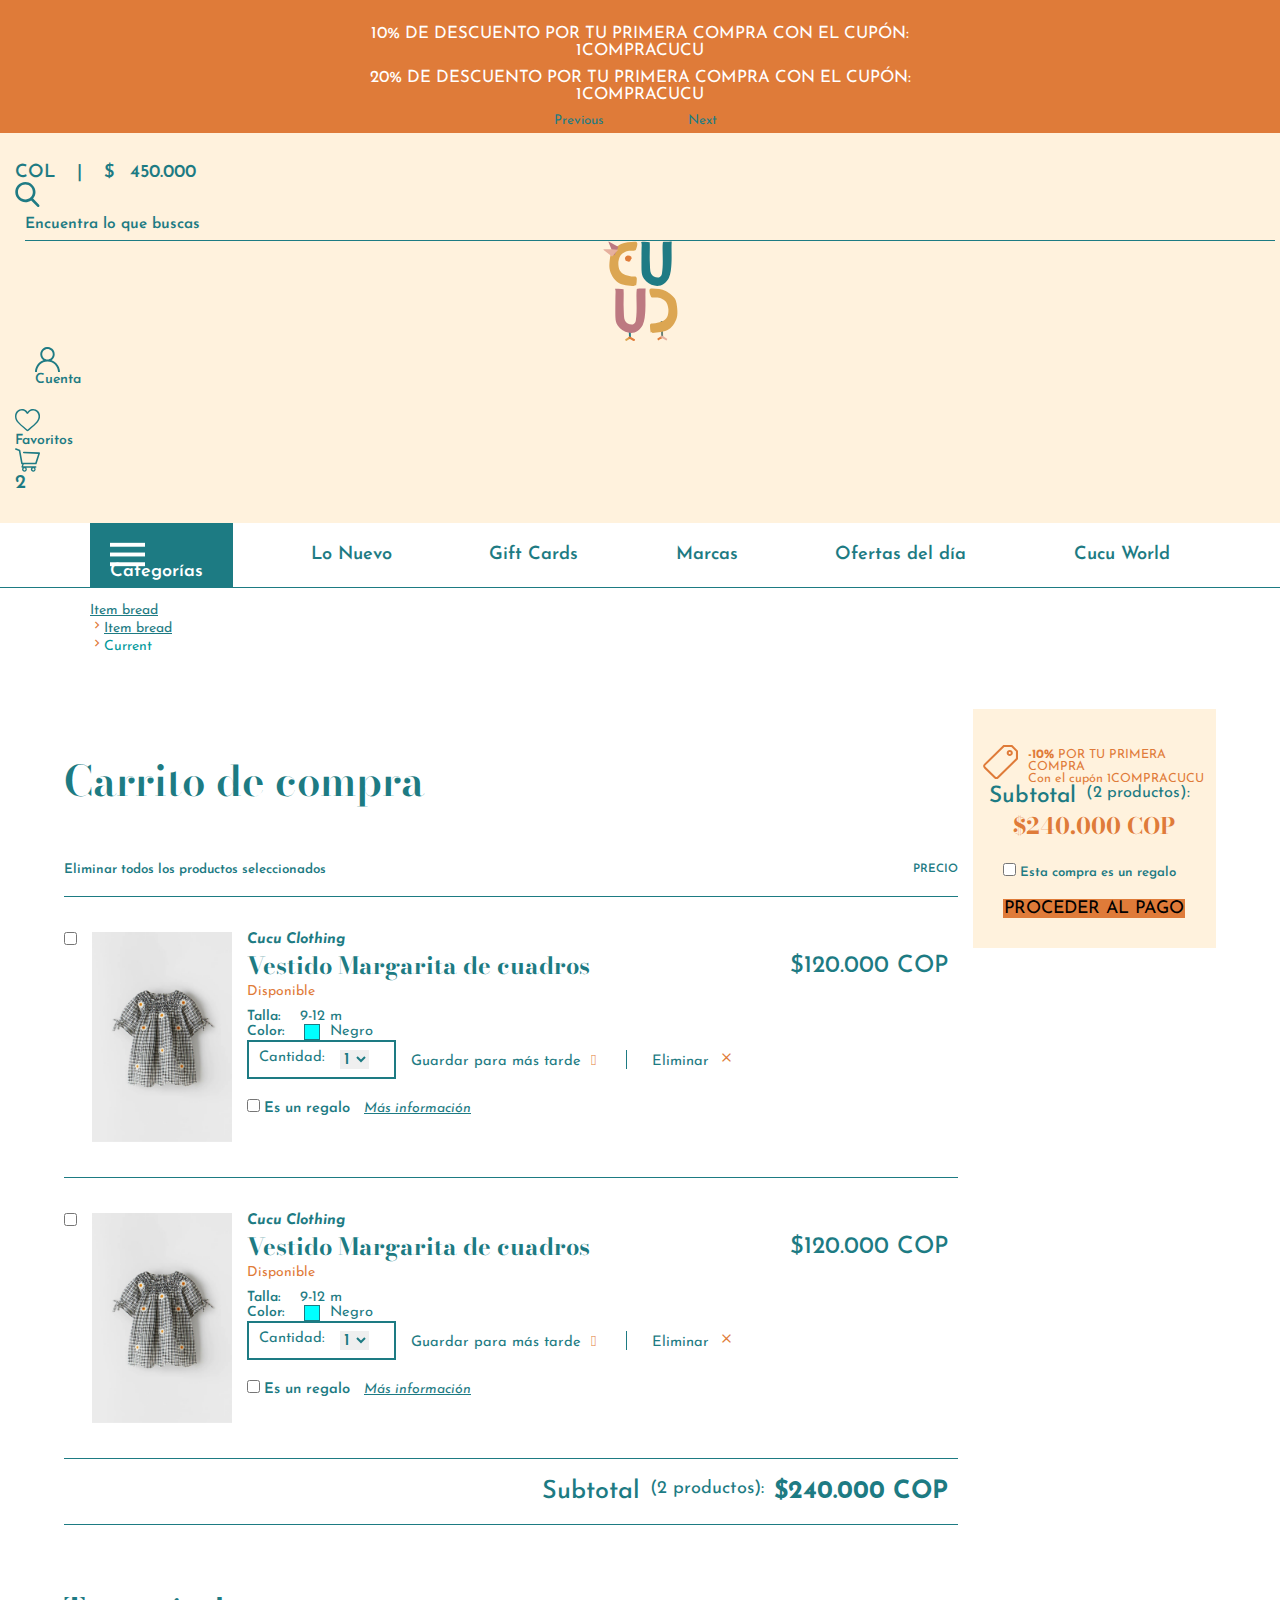
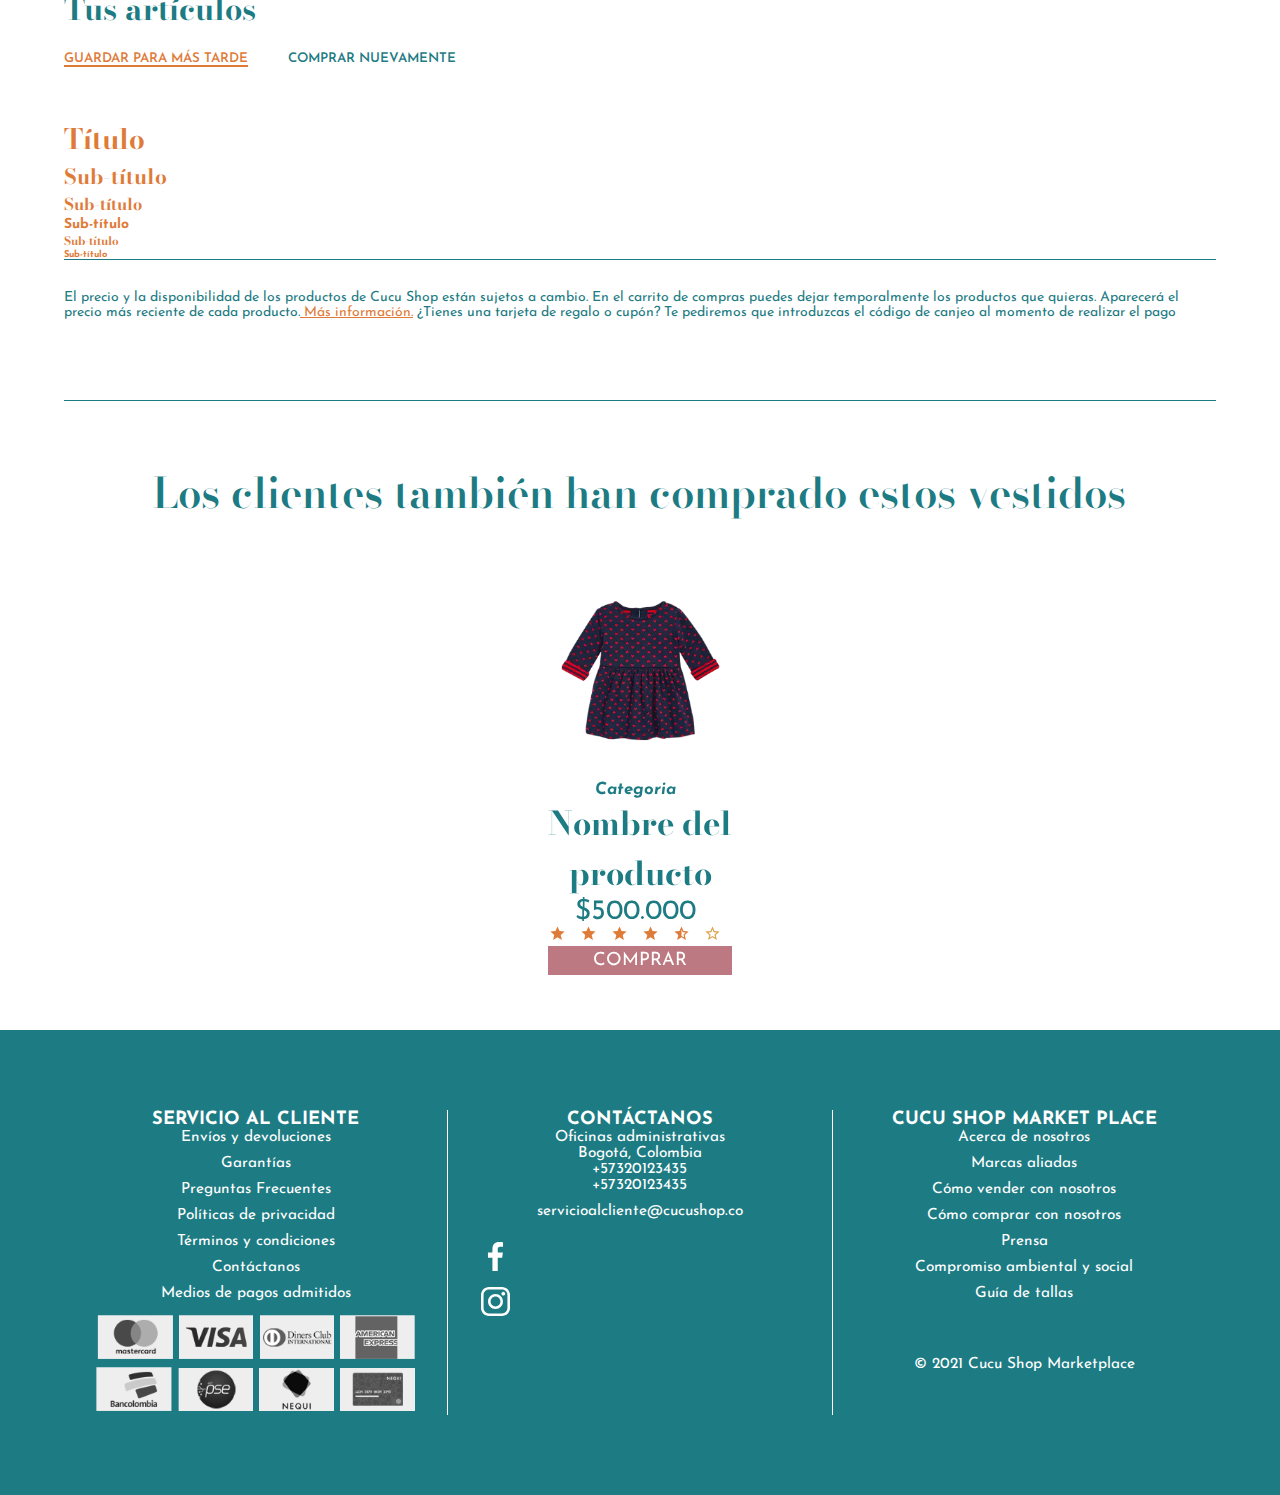
<file: carrito.html>
<!DOCTYPE html>
<html lang="en">

<head>
    <meta charset="utf-8">
    <title></title>
    <meta name="viewport" content="width=device-width, initial-scale=1.0">

    <!-- CSS -->
    <link href="style.css" rel="stylesheet" type="text/css">

    <!-- JQUERY -->
    <script src="https://ajax.googleapis.com/ajax/libs/jquery/3.6.0/jquery.min.js"></script>
    <script type="text/javascript" src="js/funciones.js"></script>

    <!-- BOOTSTRAP -->
    <link href="https://cdn.jsdelivr.net/npm/bootstrap@5.0.0-beta1/dist/css/bootstrap.min.css" rel="stylesheet" integrity="sha384-giJF6kkoqNQ00vy+HMDP7azOuL0xtbfIcaT9wjKHr8RbDVddVHyTfAAsrekwKmP1" crossorigin="anonymous">
    <script src="https://cdn.jsdelivr.net/npm/bootstrap@5.0.0-beta1/dist/js/bootstrap.bundle.min.js" integrity="sha384-ygbV9kiqUc6oa4msXn9868pTtWMgiQaeYH7/t7LECLbyPA2x65Kgf80OJFdroafW" crossorigin="anonymous"></script>

    <!-- SLICK SLIDER -->
		<link rel="stylesheet" type="text/css" href="slick/slick.css"/>
		<link rel="stylesheet" type="text/css" href="slick/slick-theme.css"/>
		<script type="text/javascript" src="slick/slick.min.js"></script>
    
    <!-- GOOGLE FONT -->
    <link rel="preconnect" href="https://fonts.googleapis.com">
    <link rel="preconnect" href="https://fonts.gstatic.com" crossorigin>
    <link href="https://fonts.googleapis.com/css2?family=Bodoni+Moda:ital,wght@0,400;0,500;0,600;0,700;1,400;1,500;1,600;1,700&family=Josefin+Sans:ital,wght@0,100;0,200;0,300;0,400;0,500;1,100;1,200;1,300;1,400&display=swap" rel="stylesheet">

    <!-- GOOGLE ICON -->
    <link href="https://fonts.googleapis.com/icon?family=Material+Icons" rel="stylesheet">


    <!-- metadatos  -->
    <meta name="description" content="">
    <meta name="keywords" content="">
    <meta name="author" content="">
    <meta property="og:title" content="">
    <meta property="og:type" content="website">
    <meta property="og:url" content="">
    <meta property="og:image" content="">
    <meta property="og:site_name" content="">
    <meta property="og:description" content="">
    <meta property="og:email" content="">


    <link rel="apple-touch-icon" sizes="57x57" href="images/apple-icon-57x57.png">
    <link rel="apple-touch-icon" sizes="60x60" href="images/apple-icon-60x60.png">
    <link rel="apple-touch-icon" sizes="72x72" href="images/apple-icon-72x72.png">
    <link rel="apple-touch-icon" sizes="76x76" href="images/apple-icon-76x76.png">
    <link rel="apple-touch-icon" sizes="114x114" href="images/apple-icon-114x114.png">
    <link rel="apple-touch-icon" sizes="120x120" href="images/apple-icon-120x120.png">
    <link rel="apple-touch-icon" sizes="144x144" href="images/apple-icon-144x144.png">
    <link rel="apple-touch-icon" sizes="152x152" href="images/apple-icon-152x152.png">
    <link rel="apple-touch-icon" sizes="180x180" href="images/apple-icon-180x180.png">
    <link rel="icon" type="image/png" sizes="192x192"  href="images/android-icon-192x192.png">
    <link rel="icon" type="image/png" sizes="32x32" href="images/favicon-32x32.png">
    <link rel="icon" type="image/png" sizes="96x96" href="images/favicon-96x96.png">
    <link rel="icon" type="image/png" sizes="16x16" href="images/favicon-16x16.png">
    <link rel="manifest" href="images/manifest.json">
    <meta name="msapplication-TileColor" content="#ffffff">
    <meta name="msapplication-TileImage" content="images/ms-icon-144x144.png">
    <meta name="theme-color" content="#ffffff">



</head>


<body>

    <!-- Modal -->

    <div id="lightBox-Back"></div>
    <!-- Fin Modal-->

    <main>

        <!-- CABECERA -->
        <header class="container-fluid" id="header-page">

          <!-- Carrusel Cabecera TOP-->
          <div id="wrap-header-top">

            <div id="carousel-header-top" class="carousel slide" data-bs-ride="carousel">

              <div class="carousel-inner">
                <!-- info slide-->
                <div class="slider-header-top carousel-item w-100 active">
                  <p>10% DE DESCUENTO POR TU PRIMERA COMPRA CON EL CUPÓN: 1COMPRACUCU</p>
                </div>
                <!-- info slide-->
                <div class="slider-header-top carousel-item w-100">
                  <p>20% DE DESCUENTO POR TU PRIMERA COMPRA CON EL CUPÓN: 1COMPRACUCU</p>
                </div>
              </div>
              <button class="carousel-control-prev" type="button" data-bs-target="#carousel-header-top" data-bs-slide="prev">
                <span class="carousel-control-prev-icon" aria-hidden="true"></span>
                <span class="visually-hidden">Previous</span>
              </button>
              <button class="carousel-control-next" type="button" data-bs-target="#carousel-header-top" data-bs-slide="next">
                <span class="carousel-control-next-icon" aria-hidden="true"></span>
                <span class="visually-hidden">Next</span>
              </button>
            </div>
          </div>
          <!-- Fin Carrusel Cabecera TOP-->

          <!-- **** -->

          <!-- Área header-->
          <div id="wrap-header"  class="container-fluid d-flex flex-row justify-content-between align-items-center">
            <!-- costo y buscador -->
            <div id="wrap-moneda-buscador-header" class="d-flex flex-row align-items-center">
              <div id="wrap-moneda-header" class="d-flex flex-row align-items-center">
                <span id="cuenta-pais">COL</span> <span id="cuenta-saparador">&nbsp;|&nbsp;</span> <span id="cuenta-moneda">$</span> <span id="cuenta-valor">450.000</span>
              </div>
              <div id="wrap-buscador-header">
                <form id="search-header" name="search-header" action="" method="POST">
                  <div class="d-flex flex-row align-items-center">
                    <label for="field-search-header" class="">
                      <img src="images/ico-search.svg" class="icono-header" alt="Buscar">
                    </label>
                    <input type="search" id="field-search-header" name="field-search-header" value="Encuentra lo que buscas" class="">
                  </div>
                </form>
              </div>
            </div>

            <!-- Logo -->
            <h1 id="logo-top-header"><a href="">Cucu, Tienda de ropa infantil</a></h1>

            <!-- menu auxiliar y carrito -->
            <div id="wrap-menu-carrito-header" class="d-flex flex-row align-items-center justify-content-end">
              
              <!-- Menu de Cuentas -->
              <label class="" for="check-cuenta">
                <div class="enlace-header d-flex flex-row align-items-center" id="cuenta-header">
                  <img src="images/ico-cuenta.svg" class="icono-header" alt="Cuenta de usuario">
                  <span>Cuenta</span>
                </div>
              </label>
              <input type="checkbox" class="hidden" id="check-cuenta">

                        <!-- menu flotante cuenta -->
                        <div class="" id="menu-cuenta">

                          <div id="puntero-cuenta-box"></div>
                          
                          <label id="close-cuenta-movil" for="check-cuenta">
                            <img src="images/ico-cerrar.svg" alt="icon close menu" id="close-ico-cuenta-movil">
                          </label>   

                          <h3 class="subtitulo-menu-cuenta">TU CUENTA</h3>
                          <ul>
                            <!-- Elemento menu cuenta (data-bs-target y aria-controls, deben coincidir con el id de la sublista ul)-->
                            <li>
                              <div class="wrap-enlace-acordeon-menu-cuenta" data-bs-toggle="collapse" data-bs-target="#submenu-miInformacion" aria-expanded="true" aria-controls="submenu-miInformacion">
                                <a class="enlace-acordeon-menu-cuenta">Mi información</a>
                                <span class="material-icons">expand_more</span>
                              </div>
                              <ul id="submenu-miInformacion" class="collapse">
                                <li><a href="" class="subenlace-acordeon-menu-cuenta">Perfil</a></li>
                                <li><a href="" class="subenlace-acordeon-menu-cuenta">Direcciones</a></li>
                                <li><a href="" class="subenlace-acordeon-menu-cuenta">Métodos de pago</a></li>
                                <li><a href="" class="subenlace-acordeon-menu-cuenta">Cambiar contraseñas</a></li>
                              </ul>
                            </li>
                            <!-- Elemento menu cuenta (data-bs-target y aria-controls, deben coincidir con el id de la sublista ul)-->
                            <li>
                              <div class="wrap-enlace-acordeon-menu-cuenta" data-bs-toggle="collapse" data-bs-target="#submenu-miOrdenes" aria-expanded="true" aria-controls="submenu-miOrdenes">
                                <a href="" class="enlace-acordeon-menu-cuenta">Mis órdenes</a>
                                <span class="material-icons">expand_more</span>
                              </div>
                              <ul id="submenu-miOrdenes" class="collapse">
                                <li><a href="" class="subenlace-acordeon-menu-cuenta"></a></li>
                              </ul>
                            </li>
                            <!-- Elemento menu cuenta (data-bs-target y aria-controls, deben coincidir con el id de la sublista ul)-->
                            <li>
                              <div class="wrap-enlace-acordeon-menu-cuenta" data-bs-toggle="collapse" data-bs-target="#submenu-devoluciones" aria-expanded="true" aria-controls="submenu-devoluciones">
                                <a href="" class="enlace-acordeon-menu-cuenta">Devoluciones</a>
                                <span class="material-icons">expand_more</span>
                              </div>
                              <ul id="submenu-devoluciones" class="collapse">
                                <li><a href="" class="subenlace-acordeon-menu-cuenta"></a></li>
                              </ul>
                            </li>
                            <!-- Elemento menu cuenta (data-bs-target y aria-controls, deben coincidir con el id de la sublista ul)-->
                            <li>
                              <div class="wrap-enlace-acordeon-menu-cuenta" data-bs-toggle="collapse" data-bs-target="#submenu-giftCreditos" aria-expanded="true" aria-controls="submenu-giftCreditos">
                                <a href="" class="enlace-acordeon-menu-cuenta">Gift Cards y Crédito</a>
                                <span class="material-icons">expand_more</span>
                              </div>
                              <ul id="submenu-giftCreditos" class="collapse">
                                <li><a href="" class="subenlace-acordeon-menu-cuenta"></a></li>
                              </ul>
                            </li>
                            <!-- Elemento menu cuenta (data-bs-target y aria-controls, deben coincidir con el id de la sublista ul)-->
                            <li>
                              <div class="wrap-enlace-acordeon-menu-cuenta" data-bs-toggle="collapse" data-bs-target="#submenu-perfilHijos" aria-expanded="true" aria-controls="submenu-perfilHijos">
                                <a href="" class="enlace-acordeon-menu-cuenta">Perfil de Hijos</a>
                                <span class="material-icons">expand_more</span>
                              </div>
                              <ul id="submenu-perfilHijos" class="collapse">
                                <li><a href="" class="subenlace-acordeon-menu-cuenta"></a></li>
                              </ul> 
                            </li>   
                          </ul>
                          <a href="" class="enlace-cerrar-menu-cuenta">Cerrar sesión</a>
                        </div>
                        <!-- Fin menu flotante cuenta -->


              <!-- Cierre menu de Cuentas-->
              <!-- ****** -->
              
              <a href="" class="d-flex flex-row align-items-center enlace-header">
                <img src="images/ico-favoritos.svg" class="icono-header" alt="Productos favoritos">
                <span>Favoritos</span>
              </a>
              <a href="" class="d-flex flex-row align-items-center enlace-header carrito-header">
                <img src="images/ico-carrito.svg" class="icono-header" alt="carrito de compras">
                <span>2</span>
              </a>
            </div>



          </div>
          <!-- Fin Área header-->


        </header>
        <!-- *********** -->
        <!-- *********** -->
        <!-- *********** -->
        <!-- *********** -->

        <!-- MENÚ PRINCIPAL -->
        <nav id="wrap-navegador-principal">
          <ul id="navegador-principal">
              <!-- Boton categorías-->
              <li class="boton-categorias-principal">

                  <label id="boton-categorias" for="check-categorias" class="d-flex flex-row align-items-center justify-content-center">
                      <div id="wrap-ico-btVerCategorias">
                        <img src="images/menu.svg" alt="icon view menu" id="open-ico">
                        <img src="images/ico-cerrar.svg" alt="icon close menu" id="close-ico">
                      </div>
                      <span>Categorías</span>
                  </label>
                  <input type="checkbox" class="hidden" id="check-categorias">

                          <!-- Menú categorías oculto -->
                          <div id="wrap-categorias-nav">

                            <label id="close-categorias-movil" for="check-categorias">
                                <img src="images/ico-cerrar.svg" alt="icon close menu" id="close-ico-categorias-movil">
                            </label>    

                            <!-- Contenedor que organiza las categorías en dos columnas-->
                            <div id="categorias-nav-content">

                              <!-- Lista con toda la info de las categorías -->
                              <ul id="lista-categorias-nav-content">
                                
                                <!-- Categoría ************************* -->
                                <li class="item-categoria">
                                  <!-- Item principal de la categoría -->
                                  <button class="boton-item-principal-categoria">
                                    <span class="label-boton-item-principal-categoria">Moda</span>
                                    <span class="material-icons">chevron_right</span>
                                  </button>
                                  <!-- Finaliza el ítem principal -->
                                  <!-- Contenedor sub categorías-->
                                  <section class="wrap-subcategorias-nav">
                                      <!-- grupo de categorías-->
                                      <div class="subcategoria-nav">
                                        <h3 class="subtitulo-subcategoria-nav">Por edades</h3>
                                        <a href="" class="enlace-subcategoria-nav">Bebés 0-2 años</a>
                                        <a href="" class="enlace-subcategoria-nav">Niños de 2-10 años</a>
                                        <a href="" class="enlace-subcategoria-nav">Niños de 11-14 años</a>
                                        <a href="" class="enlace-verTodo-subcategoria-nav">Ver todo</a>
                                      </div>
                                      <!-- fin grupo de categorías-->
                                      <!-- grupo de categorías-->
                                      <div class="subcategoria-nav">
                                        <h3 class="subtitulo-subcategoria-nav">Por edad</h3>
                                        <a href="" class="enlace-subcategoria-nav">Bebés 0-2 años</a>
                                        <a href="" class="enlace-subcategoria-nav">Niños de 2-10 años</a>
                                        <a href="" class="enlace-subcategoria-nav">Niños de 11-14 años</a>
                                        <a href="" class="enlace-verTodo-subcategoria-nav">Ver todo</a>
                                      </div>
                                      <!-- fin grupo de categorías-->
                                  </section>
                                  <!-- Fin contenedor sub categorías-->
                                </li>
                                <!-- Fin Categoría -->

                                <!-- *** -->

                                <!-- Categoría ************************* -->
                                <li class="item-categoria">
                                  <!-- Item principal de la categoría -->
                                  <button class="boton-item-principal-categoria">
                                    <span class="label-boton-item-principal-categoria">Moda</span>
                                    <span class="material-icons">chevron_right</span>
                                  </button>
                                  <!-- Finaliza el ítem principal -->
                                  <!-- Contenedor sub categorías-->
                                  <section class="wrap-subcategorias-nav">
                                      <!-- grupo de categorías-->
                                      <div class="subcategoria-nav">
                                        <h3 class="subtitulo-subcategoria-nav">Por edad</h3>
                                        <a href="" class="enlace-subcategoria-nav">Bebés 0-2 años</a>
                                        <a href="" class="enlace-subcategoria-nav">Niños de 2-10 años</a>
                                        <a href="" class="enlace-subcategoria-nav">Niños de 11-14 años</a>
                                        <a href="" class="enlace-verTodo-subcategoria-nav">Ver todo</a>
                                      </div>
                                      <!-- fin grupo de categorías-->
                                      <!-- grupo de categorías-->
                                      <div class="subcategoria-nav">
                                        <h3 class="subtitulo-subcategoria-nav">Por edad</h3>
                                        <a href="" class="enlace-subcategoria-nav">Bebés 0-2 años</a>
                                        <a href="" class="enlace-subcategoria-nav">Niños de 2-10 años</a>
                                        <a href="" class="enlace-subcategoria-nav">Niños de 11-14 años</a>
                                        <a href="" class="enlace-verTodo-subcategoria-nav">Ver todo</a>
                                      </div>
                                      <!-- fin grupo de categorías-->
                                      <!-- grupo de categorías-->
                                      <div class="subcategoria-nav">
                                        <h3 class="subtitulo-subcategoria-nav">Por edad</h3>
                                        <a href="" class="enlace-subcategoria-nav">Bebés 0-2 años</a>
                                        <a href="" class="enlace-subcategoria-nav">Niños de 2-10 años</a>
                                        <a href="" class="enlace-subcategoria-nav">Niños de 11-14 años</a>
                                        <a href="" class="enlace-verTodo-subcategoria-nav">Ver todo</a>
                                      </div>
                                      <!-- fin grupo de categorías-->
                                  </section>
                                  <!-- Fin contenedor sub categorías-->
                                </li>
                                <!-- Fin Categoría -->
                              </ul>
                              <!-- Lista con toda la info de las categorías -->

                              <!-- Contenedor que recibe las subcategorías al click / No borrar auque está vacío -->
                              <div id="subcategorias-nav-content">

                              </div>
                              <!-- Fin Contenedor que recibe las subcategorías al click / No borrar auque está vacío  -->

                            </div>
                            <!-- Fin contenedor que organiza las categorías en dos columnas-->

                          </div>
                          <!-- Fin Menú categorías oculto-->



              </li>
              <!-- menu normal-->
              <li><a href="" class="boton-menu-principal">Lo Nuevo</a></li>
              <li><a href="" class="boton-menu-principal">Gift Cards</a></li>
              <li><a href="" class="boton-menu-principal">Marcas</a></li>
              <li><a href="" class="boton-menu-principal bt-ofertas">Ofertas <span>del día</span></a></li>
              <li><a href="" class="boton-menu-principal bt-cucu-world">Cucu World</a></li>
            </ul>

        </nav>
        <!-- Finaliza el menú principal -->
        <!-- *********** -->
        <!-- *********** -->
        <!-- *********** -->
        <!-- *********** -->

        <!-- *********** -->
        <!-- *********** -->
        <!-- *********** -->
        <!-- *********** -->
        <!-- *********** -->
        <!-- *********** -->
        <!-- *********** -->
        <!-- *********** -->


        <!-- *********** -->
        <!-- *********** -->
        <!-- *********** -->
        <!-- *********** -->
        <!-- BREADCRUMBS -->

        <nav aria-label="breadcrumb" id="wrap-breadcrumbs">
          <ol class="breadcrumb">
            <li class="breadcrumb-item"><a href="#">Item bread</a></li>
            <li class="breadcrumb-item"><a href="#">Item bread</a></li>
            <li class="breadcrumb-item active" aria-current="page">Current</li>
          </ol>
        </nav>

        <!-- Finaliza el breadcrumbs -->
        <!-- *********** -->
        <!-- *********** -->
        <!-- *********** -->
        <!-- *********** -->


        <!-- *********** -->
        <!-- *********** -->
        <!-- *********** -->
        <!-- *********** -->
        <!-- CONTENEDOR PRINCIPAL PRODUCTO AMPLIADO -->

        <div id="wrap-carrito">
            <!-- lista de productos -->
            <div id="lista-productos-carrito">
                <h2 class="titulo-seccion">Carrito de compra</h2>

                <div id="header-lista-productos-carrito">
                    <button type="button" role="button">Eliminar todos los productos seleccionados</button>
                    <h5>PRECIO</h5>
                </div>

                <!-- Fila con producto-->
                <div class="contenedor-producto-carrito">
                    <input type="checkbox" name="" id="">
                    <img src="images/ampliado.jpg" alt="">
                    <div class="info-producto-carrito">
                        <h4 class="cat-producto-carro align">Cucu Clothing</h4>
                        
                        <div class="wrap-nombre-precio-producto-carro">
                          <h2 class="nombre-producto-carro">Vestido Margarita de cuadros</h2>
                          <span class="precio-producto-carrito">$120.000 cop</span>
                        </div>

                        <span class="txt-advertencia">Disponible</span>

                        <ul class="caracteristicas-producto-carrito">
                            <li>
                                <label class="nombre-lista-filtros">Talla:</label>
                                <span class="detalle-carro">9-12 m</span>
                            </li>
                            <li>
                                <label class="nombre-lista-filtros">Color:</label>
                                <div class="square-filtro-color" style="background-color: aqua;"></div>
                                <span class="detalle-carro">Negro</span>
                            </li>
                        </ul>

                        <div class="contenedor-acciones-producto-carrito">
                            <!-- Cantidad -->
                            <div class="cantidad-producto-carrito">
                                <label>Cantidad:</label>
                                <select>
                                    <option value="1">1</option>
                                    <option value="2">2</option>
                                    <option value="3">3</option>
                                    <option value="4">4</option>
                                </select>
                            </div>
                            
                            <button type="button" role="button"  id="bt-guardar-producto" class="detalle-carro">Guardar para más tarde</button>
                            <button type="button" role="button" id="bt-eliminar-producto"class="detalle-carro">Eliminar</button>
                        </div>

                        <label for="" class="confirma-regalo">
                            <input type="checkbox" name="" id="">
                            <span >Es un regalo</span>
                        </label>

                        <a href="" class="mas-info-carro">Más información</a>

                    </div>
                    
                </div>

                <!-- Fin Fila con producto-->

                <!-- ********************* -->
                

                <!-- Fila con producto-->
                <div class="contenedor-producto-carrito">
                  <input type="checkbox" name="" id="">
                  <img src="images/ampliado.jpg" alt="">
                  <div class="info-producto-carrito">
                      <h4 class="cat-producto-carro align">Cucu Clothing</h4>
                      
                      <div class="wrap-nombre-precio-producto-carro">
                        <h2 class="nombre-producto-carro">Vestido Margarita de cuadros</h2>
                        <span class="precio-producto-carrito">$120.000 cop</span>
                      </div>

                      <span class="txt-advertencia">Disponible</span>

                      <ul class="caracteristicas-producto-carrito">
                          <li>
                              <label class="nombre-lista-filtros">Talla:</label>
                              <span class="detalle-carro">9-12 m</span>
                          </li>
                          <li>
                              <label class="nombre-lista-filtros">Color:</label>
                              <div class="square-filtro-color" style="background-color: aqua;"></div>
                              <span class="detalle-carro">Negro</span>
                          </li>
                      </ul>

                      <div class="contenedor-acciones-producto-carrito">
                          <!-- Cantidad -->
                          <div class="cantidad-producto-carrito">
                              <label>Cantidad:</label>
                              <select>
                                  <option value="1">1</option>
                                  <option value="2">2</option>
                                  <option value="3">3</option>
                                  <option value="4">4</option>
                              </select>
                          </div>
                          
                          <button type="button" role="button"  id="bt-guardar-producto" class="detalle-carro">Guardar para más tarde</button>
                          <button type="button" role="button" id="bt-eliminar-producto"class="detalle-carro">Eliminar</button>
                      </div>

                      <label for="" class="confirma-regalo">
                          <input type="checkbox" name="" id="">
                          <span >Es un regalo</span>
                      </label>

                      <a href="" class="mas-info-carro">Más información</a>

                  </div> 
              </div>
              <!-- Fin Fila con producto-->

              <!-- sub total carro horizontal-->
              <div class="sub-total-horizontal">
                <h4>Subtotal</h4>
                <span>(2 productos):</span>
                <h3>$240.000 COP</h3>
              </div>
              <!-- Fin sub total carro horizontal-->

            </div>    
            <!-- FIN lista de productos -->

            <!-- lista de productos -->
            <div id="resumen-cuenta-carrito">
              <div class="cupon">
                <img src="images/tag.svg" alt="tag">
                <p><b>-10%</b> POR TU PRIMERA COMPRA<br> Con el cupón 1COMPRACUCU</p>
              </div>
              <div class="sub-total">
                <h4>Subtotal</h4>
                <span>(2 productos):</span>
              </div>
              <h3>$240.000 COP</h3>
              <label for="" class="confirma-regalo margin-confirma-regalo">
                <input type="checkbox" name="" id="">
                <span >Esta compra es un regalo</span>
              </label>
              <button class="btn text-white">PROCEDER AL PAGO</button>
            </div>    
            <!-- FIN lista de productos -->

        </div>
        <!-- FIN CONTENEDOR PRINCIPAL PRODUCTO AMPLIADO -->

        <!-- TUS ARTICULOS -->
        <div id="wrap-masinformacion-producto-ampliado">
            <h2 class="título-articulos-carro">Tus artículos</h2>

            <nav id="tabs-header-masinformacion-producto-ampliado-carro">

                <button type="button" role="button" class="header-masinformacion-producto-ampliado space">GUARDAR PARA MÁS TARDE</button>
                <button type="button" role="button" class="header-masinformacion-producto-ampliado space">COMPRAR NUEVAMENTE</button>

            </nav>

            <div id="tabs-masinformacion-producto-ampliado">

                <!-- tab 1 - mas información -->
                <section class="tab-masinformacion-producto-ampliado">
                  <h1>Título</h1>
                  <h2>Sub-título</h2>
                  <h3>Sub-título</h3>
                  <h4>Sub-título</h4>
                  <h5>Sub-título</h5>
                  <h6>Sub-título</h6>
                  <p class="filete-parrafo">El precio y la disponibilidad de los productos de Cucu Shop están sujetos a cambio. En el carrito de compras puedes dejar temporalmente los productos que quieras. 
                    Aparecerá el precio más reciente de cada producto.<a href=""> Más información.</a> ¿Tienes una tarjeta de regalo o cupón? Te pediremos que introduzcas el código de canjeo al momento de realizar el pago</p>
                </section>
                <!-- ****** -->

                <!-- tab 2 - Características -->
                <section class="tab-masinformacion-producto-ampliado">
                  <h1>Título</h1>
                  <h2>Sub-título</h2>
                  <h3>Sub-título</h3>
                  <h4>Sub-título</h4>
                  <h5>Sub-título</h5>
                  <h6>Sub-título</h6>
                  <p class="filete-parrafo">El precio y la disponibilidad de los productos de Cucu Shop están sujetos a cambio. En el carrito de compras puedes dejar temporalmente los productos que quieras. 
                    Aparecerá el precio más reciente de cada producto.<a href=""> Más información.</a> ¿Tienes una tarjeta de regalo o cupón? Te pediremos que introduzcas el código de canjeo al momento de realizar el pago</p>
                </section>
                <!-- ****** -->

            </div>



        </div>
        <!-- Finaliza MÁS INFORMACIÓN / COMENTARIOS Y VALORACIONES -->
        <!-- *********** -->
        <!-- *********** -->
        <!-- *********** -->
        <!-- *********** -->



        <!-- CARRUSEL RECIEN VISTOS -->
        <section class="wrap-carrusel-producto">
          <h2 class="titulo-seccion">Los clientes también han comprado estos vestidos</h2>

          <!-- contenedor del carrusel-->
          <div id="otros-productos">

            <img src="images/arrow-left.svg" class="flecha-left-slider" id="flecha-left-carrusel-otros-productos">
            <img src="images/arrow-right.svg" class="flecha-right-slider" id="flecha-right-carrusel-otros-productos">

            <div id="carrusel-otros-productos">

                <!-- Producto -->
                <div class="wrap-articulo-carrusel">
                  <a href class="thumb-articulo-carrusel"> 
                    <img src="images/Grupo 264.png" alt="">
                  </a>
                  <div class="info-articulo-carrusel">
                    <h4 class="cat-articulo-carrusel">Categoria</h4>
                    <a href="" class="nombre-articulo-carrusel"><h3>Nombre del producto</h3></a>
                    <span class="precio-articulo-carrusel">$500.000</span>
                    
                    <div class="wrap-evaluacion-articulo-carrusel">
                      <span class="material-icons full-star">star</span>
                      <span class="material-icons full-star">star</span>
                      <span class="material-icons full-star">star</span>
                      <span class="material-icons full-star">star</span>
                      <span class="material-icons half-star">star_half</span>
                      <span class="material-icons no-star">star_outline</span>
                    </div>

                    <a href="" class="boton back5">COMPRAR</a>

                  </div>
                </div>
                <!-- Fin del Producto --------- -->

            </div>
            <!-- fin del carrusel -->

          </div>
          <!-- Fin del contenedor gernal del carrusel -->

        </section>
        <!-- Finaliza CARRUSEL RECIEN VISTOS -->
        <!-- *********** -->
        <!-- *********** -->
        <!-- *********** -->
        <!-- *********** -->



        <!-- *********** -->
        <!-- *********** -->
        <!-- *********** -->
        <!-- *********** -->
        <!-- FOOTER -->
        <footer id="footer-page">
          <div id="wrap-info-footer">

            <!-- Servicio al Cliente-->
            <div class="columna-info-footer">
              <h2>SERVICIO AL CLIENTE</h2>
              <a href="">Envíos y devoluciones</a>
              <a href="">Garantías</a>
              <a href="">Preguntas Frecuentes</a>
              <a href="">Políticas de privacidad</a>
              <a href="">Términos y condiciones</a>
              <a href="">Contáctanos</a>
              <p>Medios de pagos admitidos</p>
              <div class="pagos-footer">
                <img src="images/pagos1_03.png" alt="">
                <img src="images/pagos1_05.png" alt="">
                <img src="images/pagos1_07.png" alt="">
                <img src="images/pagos1_09.png" alt="">
                <img src="images/pagos1_11.png" alt="">
                <img src="images/pagos2_03.png" alt="">
                <img src="images/pagos2_05.png" alt="">
                <img src="images/pagos2_07.png" alt="">
              </div>
            </div>
            <!-- Fin Servicio al Cliente-->

            <!-- Contáctanos-->
            <div class="columna-info-footer">
              <h2>CONTÁCTANOS</h2>
              <p>Oficinas administrativas <br>
                Bogotá, Colombia <br>
                +57320123435<br>+57320123435</p>
                <a href="mailto:servicioalcliente@cucushop.co">servicioalcliente@cucushop.co</a>

                <div id="wrap-rrss-footer" class="d-flex flex-row align-items-center justify-content-center">
                  <a href="" class="rrss-footer">
                    <img src="images/simbolo-de-la-aplicacion-de-facebook.svg" alt="logo facebook">
                  </a>
                  <a href="" class="rrss-footer">
                    <img src="images/logotipo-de-instagram.svg" alt="logo instagram">
                  </a>
                </div>
            </div>
            <!-- Fin Contáctanos -->

            <!-- CUCU Shop -->
            <div class="columna-info-footer">
              <h2>CUCU SHOP MARKET PLACE</h2>
              <a href="">Acerca de nosotros</a>
              <a href="">Marcas aliadas</a>
              <a href="">Cómo vender con nosotros</a>
              <a href="">Cómo comprar con nosotros</a>
              <a href="">Prensa</a>
              <a href="">Compromiso ambiental y social</a>
              <a href="">Guía de tallas</a>

              <br><br><br>

              <p>© 2021 Cucu Shop Marketplace</p>
            </div>
            <!-- Fin CUCU Shop -->

          </div>
        </footer>
        <!-- Finaliza Footer -->
        <!-- *********** -->
        <!-- *********** -->
        <!-- *********** -->
        <!-- *********** -->
        
    </main>

  </body>

</html>
</file>
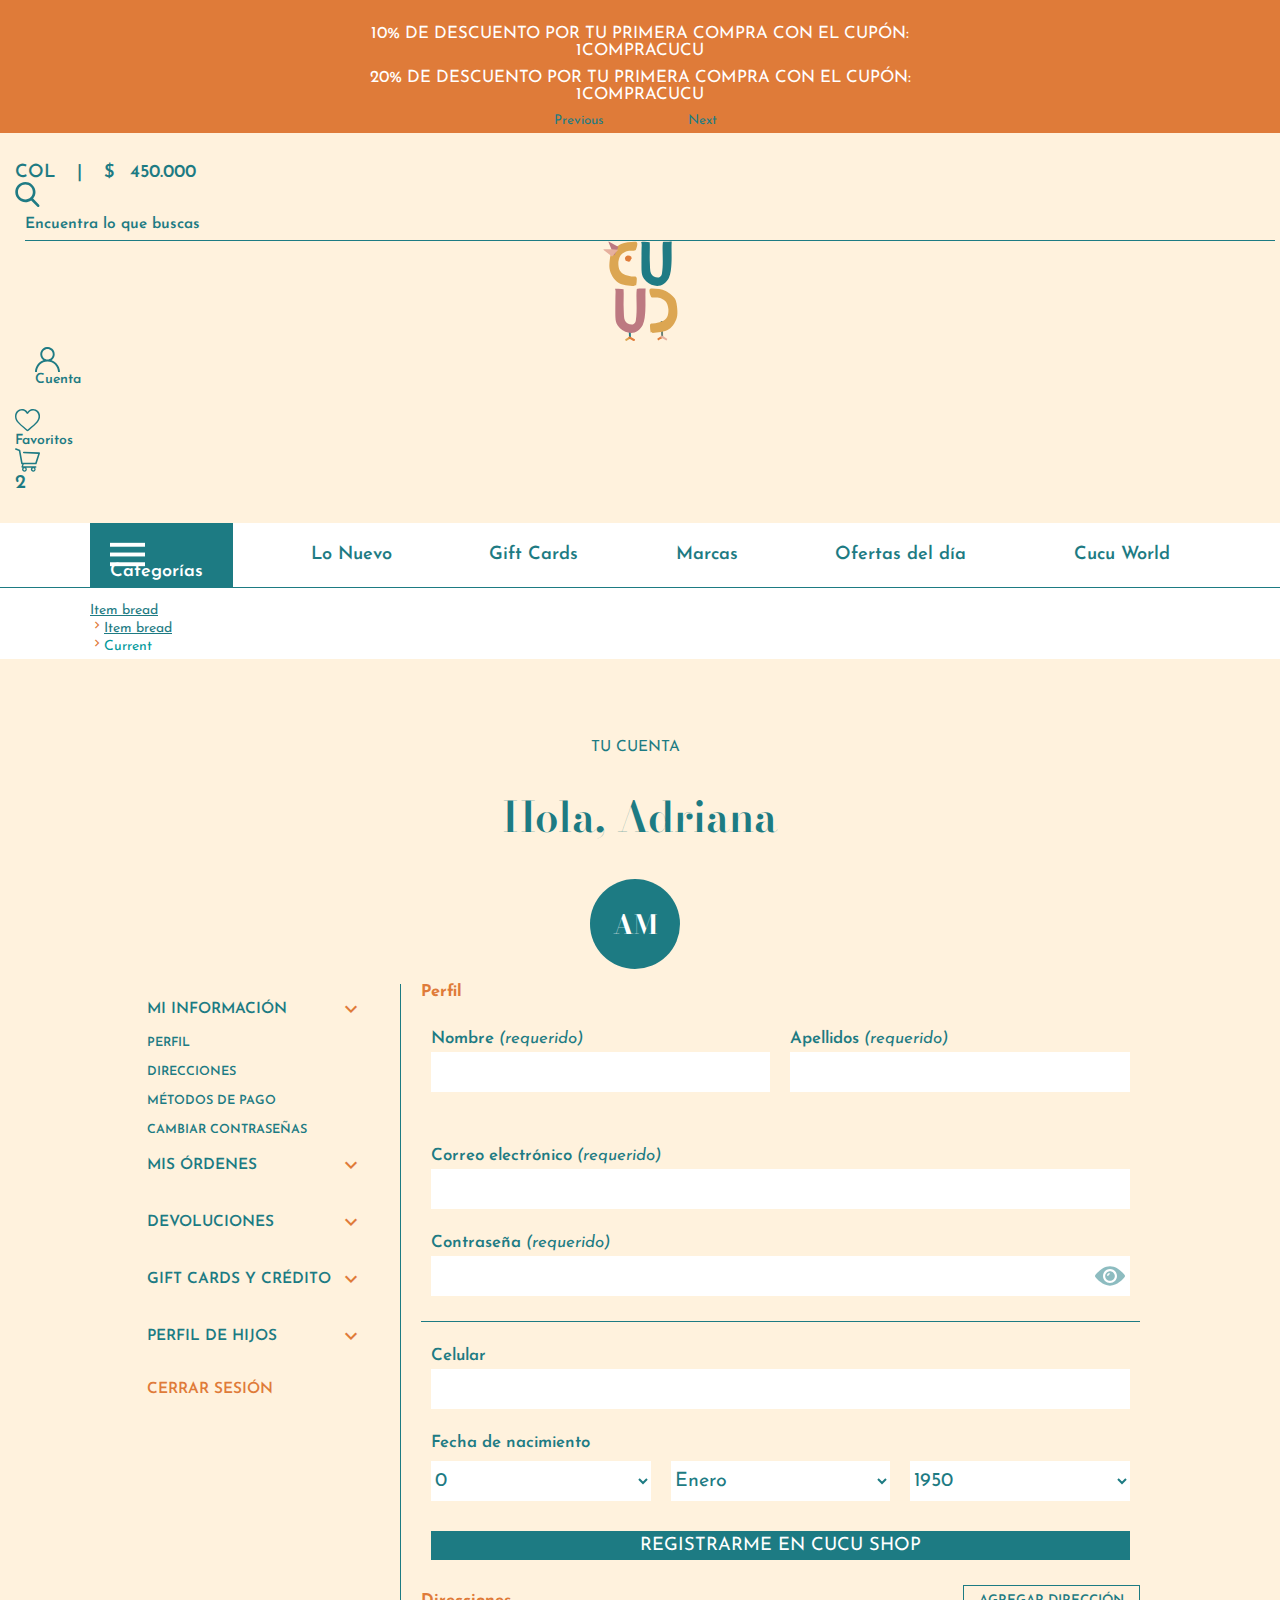
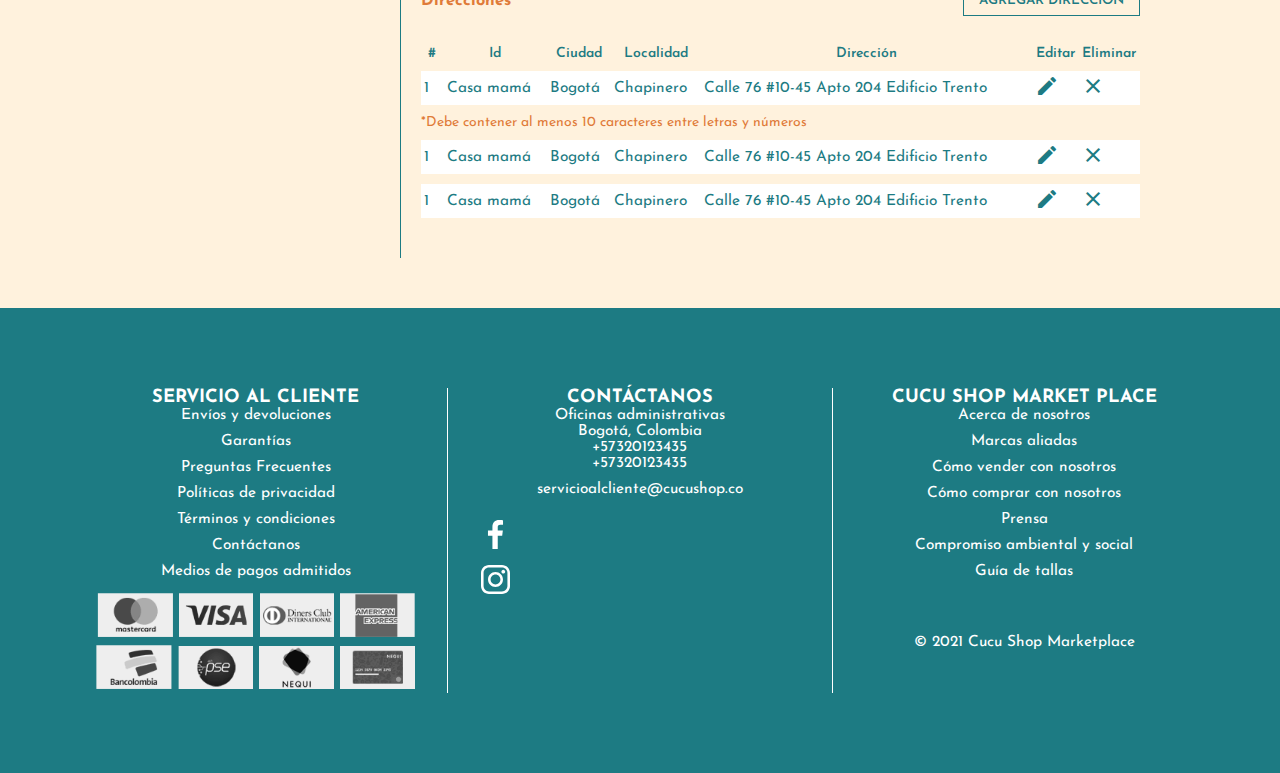
<file: cuenta.html>
<!DOCTYPE html>
<html lang="en">

<head>
    <meta charset="utf-8">
    <title></title>
    <meta name="viewport" content="width=device-width, initial-scale=1.0">

    <!-- CSS -->
    <link href="style.css" rel="stylesheet" type="text/css">

    <!-- JQUERY -->
    <script src="https://ajax.googleapis.com/ajax/libs/jquery/3.6.0/jquery.min.js"></script>
    <script type="text/javascript" src="js/funciones.js"></script>

    <!-- BOOTSTRAP -->
    <link href="https://cdn.jsdelivr.net/npm/bootstrap@5.0.0-beta1/dist/css/bootstrap.min.css" rel="stylesheet" integrity="sha384-giJF6kkoqNQ00vy+HMDP7azOuL0xtbfIcaT9wjKHr8RbDVddVHyTfAAsrekwKmP1" crossorigin="anonymous">
    <script src="https://cdn.jsdelivr.net/npm/bootstrap@5.0.0-beta1/dist/js/bootstrap.bundle.min.js" integrity="sha384-ygbV9kiqUc6oa4msXn9868pTtWMgiQaeYH7/t7LECLbyPA2x65Kgf80OJFdroafW" crossorigin="anonymous"></script>

    <!-- SLICK SLIDER -->
		<link rel="stylesheet" type="text/css" href="slick/slick.css"/>
		<link rel="stylesheet" type="text/css" href="slick/slick-theme.css"/>
		<script type="text/javascript" src="slick/slick.min.js"></script>
    
    <!-- GOOGLE FONT -->
    <link rel="preconnect" href="https://fonts.googleapis.com">
    <link rel="preconnect" href="https://fonts.gstatic.com" crossorigin>
    <link href="https://fonts.googleapis.com/css2?family=Bodoni+Moda:ital,wght@0,400;0,500;0,600;0,700;1,400;1,500;1,600;1,700&family=Josefin+Sans:ital,wght@0,100;0,200;0,300;0,400;0,500;1,100;1,200;1,300;1,400&display=swap" rel="stylesheet">

    <!-- GOOGLE ICON -->
    <link href="https://fonts.googleapis.com/icon?family=Material+Icons" rel="stylesheet">


    <!-- metadatos  -->
    <meta name="description" content="">
    <meta name="keywords" content="">
    <meta name="author" content="">
    <meta property="og:title" content="">
    <meta property="og:type" content="website">
    <meta property="og:url" content="">
    <meta property="og:image" content="">
    <meta property="og:site_name" content="">
    <meta property="og:description" content="">
    <meta property="og:email" content="">


    <link rel="apple-touch-icon" sizes="57x57" href="images/apple-icon-57x57.png">
    <link rel="apple-touch-icon" sizes="60x60" href="images/apple-icon-60x60.png">
    <link rel="apple-touch-icon" sizes="72x72" href="images/apple-icon-72x72.png">
    <link rel="apple-touch-icon" sizes="76x76" href="images/apple-icon-76x76.png">
    <link rel="apple-touch-icon" sizes="114x114" href="images/apple-icon-114x114.png">
    <link rel="apple-touch-icon" sizes="120x120" href="images/apple-icon-120x120.png">
    <link rel="apple-touch-icon" sizes="144x144" href="images/apple-icon-144x144.png">
    <link rel="apple-touch-icon" sizes="152x152" href="images/apple-icon-152x152.png">
    <link rel="apple-touch-icon" sizes="180x180" href="images/apple-icon-180x180.png">
    <link rel="icon" type="image/png" sizes="192x192"  href="images/android-icon-192x192.png">
    <link rel="icon" type="image/png" sizes="32x32" href="images/favicon-32x32.png">
    <link rel="icon" type="image/png" sizes="96x96" href="images/favicon-96x96.png">
    <link rel="icon" type="image/png" sizes="16x16" href="images/favicon-16x16.png">
    <link rel="manifest" href="images/manifest.json">
    <meta name="msapplication-TileColor" content="#ffffff">
    <meta name="msapplication-TileImage" content="images/ms-icon-144x144.png">
    <meta name="theme-color" content="#ffffff">



</head>


<body>

    <!-- Modal -->
    <div id="lightBox-Back"></div>
    <!-- Fin Modal-->

    <main>

        <!-- CABECERA -->
        <header class="container-fluid" id="header-page">

          <!-- Carrusel Cabecera TOP-->
          <div id="wrap-header-top">

            <div id="carousel-header-top" class="carousel slide" data-bs-ride="carousel">

              <div class="carousel-inner">
                <!-- info slide-->
                <div class="slider-header-top carousel-item w-100 active">
                  <p>10% DE DESCUENTO POR TU PRIMERA COMPRA CON EL CUPÓN: 1COMPRACUCU</p>
                </div>
                <!-- info slide-->
                <div class="slider-header-top carousel-item w-100">
                  <p>20% DE DESCUENTO POR TU PRIMERA COMPRA CON EL CUPÓN: 1COMPRACUCU</p>
                </div>
              </div>
              <button class="carousel-control-prev" type="button" data-bs-target="#carousel-header-top" data-bs-slide="prev">
                <span class="carousel-control-prev-icon" aria-hidden="true"></span>
                <span class="visually-hidden">Previous</span>
              </button>
              <button class="carousel-control-next" type="button" data-bs-target="#carousel-header-top" data-bs-slide="next">
                <span class="carousel-control-next-icon" aria-hidden="true"></span>
                <span class="visually-hidden">Next</span>
              </button>
            </div>
          </div>
          <!-- Fin Carrusel Cabecera TOP-->

          <!-- **** -->

          <!-- Área header-->
          <div id="wrap-header"  class="container-fluid d-flex flex-row justify-content-between align-items-center">
            <!-- costo y buscador -->
            <div id="wrap-moneda-buscador-header" class="d-flex flex-row align-items-center">
              <div id="wrap-moneda-header" class="d-flex flex-row align-items-center">
                <span id="cuenta-pais">COL</span> <span id="cuenta-saparador">&nbsp;|&nbsp;</span> <span id="cuenta-moneda">$</span> <span id="cuenta-valor">450.000</span>
              </div>
              <div id="wrap-buscador-header">
                <form id="search-header" name="search-header" action="" method="POST">
                  <div class="d-flex flex-row align-items-center">
                    <label for="field-search-header" class="">
                      <img src="images/ico-search.svg" class="icono-header" alt="Buscar">
                    </label>
                    <input type="search" id="field-search-header" name="field-search-header" value="Encuentra lo que buscas" class="">
                  </div>
                </form>
              </div>
            </div>

            <!-- Logo -->
            <h1 id="logo-top-header"><a href="">Cucu, Tienda de ropa infantil</a></h1>

            <!-- menu auxiliar y carrito -->
            <div id="wrap-menu-carrito-header" class="d-flex flex-row align-items-center justify-content-end">
              
              <!-- Menu de Cuentas -->
              <label class="" for="check-cuenta">
                <div class="enlace-header d-flex flex-row align-items-center" id="cuenta-header">
                  <img src="images/ico-cuenta.svg" class="icono-header" alt="Cuenta de usuario">
                  <span>Cuenta</span>
                </div>
              </label>
              <input type="checkbox" class="hidden" id="check-cuenta">

                        <!-- menu flotante cuenta -->
                        <div class="" id="menu-cuenta">

                          <div id="puntero-cuenta-box"></div>
                          
                          <label id="close-cuenta-movil" for="check-cuenta">
                            <img src="images/ico-cerrar.svg" alt="icon close menu" id="close-ico-cuenta-movil">
                          </label>   

                          <h3 class="subtitulo-menu-cuenta">TU CUENTA</h3>
                          <ul>
                            <!-- Elemento menu cuenta (data-bs-target y aria-controls, deben coincidir con el id de la sublista ul)-->
                            <li>
                              <div class="wrap-enlace-acordeon-menu-cuenta" data-bs-toggle="collapse" data-bs-target="#submenu-miInformacion" aria-expanded="true" aria-controls="submenu-miInformacion">
                                <a class="enlace-acordeon-menu-cuenta">Mi información</a>
                                <span class="material-icons">expand_more</span>
                              </div>
                              <ul id="submenu-miInformacion" class="collapse">
                                <li><a href="" class="subenlace-acordeon-menu-cuenta">Perfil</a></li>
                                <li><a href="" class="subenlace-acordeon-menu-cuenta">Direcciones</a></li>
                                <li><a href="" class="subenlace-acordeon-menu-cuenta">Métodos de pago</a></li>
                                <li><a href="" class="subenlace-acordeon-menu-cuenta">Cambiar contraseñas</a></li>
                              </ul>
                            </li>
                            <!-- Elemento menu cuenta (data-bs-target y aria-controls, deben coincidir con el id de la sublista ul)-->
                            <li>
                              <div class="wrap-enlace-acordeon-menu-cuenta" data-bs-toggle="collapse" data-bs-target="#submenu-miOrdenes" aria-expanded="true" aria-controls="submenu-miOrdenes">
                                <a href="" class="enlace-acordeon-menu-cuenta">Mis órdenes</a>
                                <span class="material-icons">expand_more</span>
                              </div>
                              <ul id="submenu-miOrdenes" class="collapse">
                                <li><a href="" class="subenlace-acordeon-menu-cuenta"></a></li>
                              </ul>
                            </li>
                            <!-- Elemento menu cuenta (data-bs-target y aria-controls, deben coincidir con el id de la sublista ul)-->
                            <li>
                              <div class="wrap-enlace-acordeon-menu-cuenta" data-bs-toggle="collapse" data-bs-target="#submenu-devoluciones" aria-expanded="true" aria-controls="submenu-devoluciones">
                                <a href="" class="enlace-acordeon-menu-cuenta">Devoluciones</a>
                                <span class="material-icons">expand_more</span>
                              </div>
                              <ul id="submenu-devoluciones" class="collapse">
                                <li><a href="" class="subenlace-acordeon-menu-cuenta"></a></li>
                              </ul>
                            </li>
                            <!-- Elemento menu cuenta (data-bs-target y aria-controls, deben coincidir con el id de la sublista ul)-->
                            <li>
                              <div class="wrap-enlace-acordeon-menu-cuenta" data-bs-toggle="collapse" data-bs-target="#submenu-giftCreditos" aria-expanded="true" aria-controls="submenu-giftCreditos">
                                <a href="" class="enlace-acordeon-menu-cuenta">Gift Cards y Crédito</a>
                                <span class="material-icons">expand_more</span>
                              </div>
                              <ul id="submenu-giftCreditos" class="collapse">
                                <li><a href="" class="subenlace-acordeon-menu-cuenta"></a></li>
                              </ul>
                            </li>
                            <!-- Elemento menu cuenta (data-bs-target y aria-controls, deben coincidir con el id de la sublista ul)-->
                            <li>
                              <div class="wrap-enlace-acordeon-menu-cuenta" data-bs-toggle="collapse" data-bs-target="#submenu-perfilHijos" aria-expanded="true" aria-controls="submenu-perfilHijos">
                                <a href="" class="enlace-acordeon-menu-cuenta">Perfil de Hijos</a>
                                <span class="material-icons">expand_more</span>
                              </div>
                              <ul id="submenu-perfilHijos" class="collapse">
                                <li><a href="" class="subenlace-acordeon-menu-cuenta"></a></li>
                              </ul> 
                            </li>   
                          </ul>
                          <a href="" class="enlace-cerrar-menu-cuenta">Cerrar sesión</a>
                        </div>
                        <!-- Fin menu flotante cuenta -->


              <!-- Cierre menu de Cuentas-->
              <!-- ****** -->
              
              <a href="" class="d-flex flex-row align-items-center enlace-header">
                <img src="images/ico-favoritos.svg" class="icono-header" alt="Productos favoritos">
                <span>Favoritos</span>
              </a>
              <a href="" class="d-flex flex-row align-items-center enlace-header carrito-header">
                <img src="images/ico-carrito.svg" class="icono-header" alt="carrito de compras">
                <span>2</span>
              </a>
            </div>



          </div>
          <!-- Fin Área header-->


        </header>
        <!-- *********** -->
        <!-- *********** -->
        <!-- *********** -->
        <!-- *********** -->

        <!-- MENÚ PRINCIPAL -->
        <nav id="wrap-navegador-principal">
          <ul id="navegador-principal">
              <!-- Boton categorías-->
              <li class="boton-categorias-principal">

                  <label id="boton-categorias" for="check-categorias" class="d-flex flex-row align-items-center justify-content-center">
                      <div id="wrap-ico-btVerCategorias">
                        <img src="images/menu.svg" alt="icon view menu" id="open-ico">
                        <img src="images/ico-cerrar.svg" alt="icon close menu" id="close-ico">
                      </div>
                      <span>Categorías</span>
                  </label>
                  <input type="checkbox" class="hidden" id="check-categorias">

                          <!-- Menú categorías oculto -->
                          <div id="wrap-categorias-nav">

                            <label id="close-categorias-movil" for="check-categorias">
                                <img src="images/ico-cerrar.svg" alt="icon close menu" id="close-ico-categorias-movil">
                            </label>    

                            <!-- Contenedor que organiza las categorías en dos columnas-->
                            <div id="categorias-nav-content">

                              <!-- Lista con toda la info de las categorías -->
                              <ul id="lista-categorias-nav-content">
                                
                                <!-- Categoría ************************* -->
                                <li class="item-categoria">
                                  <!-- Item principal de la categoría -->
                                  <button class="boton-item-principal-categoria">
                                    <span class="label-boton-item-principal-categoria">Moda</span>
                                    <span class="material-icons">chevron_right</span>
                                  </button>
                                  <!-- Finaliza el ítem principal -->
                                  <!-- Contenedor sub categorías-->
                                  <section class="wrap-subcategorias-nav">
                                      <!-- grupo de categorías-->
                                      <div class="subcategoria-nav">
                                        <h3 class="subtitulo-subcategoria-nav">Por edades</h3>
                                        <a href="" class="enlace-subcategoria-nav">Bebés 0-2 años</a>
                                        <a href="" class="enlace-subcategoria-nav">Niños de 2-10 años</a>
                                        <a href="" class="enlace-subcategoria-nav">Niños de 11-14 años</a>
                                        <a href="" class="enlace-verTodo-subcategoria-nav">Ver todo</a>
                                      </div>
                                      <!-- fin grupo de categorías-->
                                      <!-- grupo de categorías-->
                                      <div class="subcategoria-nav">
                                        <h3 class="subtitulo-subcategoria-nav">Por edad</h3>
                                        <a href="" class="enlace-subcategoria-nav">Bebés 0-2 años</a>
                                        <a href="" class="enlace-subcategoria-nav">Niños de 2-10 años</a>
                                        <a href="" class="enlace-subcategoria-nav">Niños de 11-14 años</a>
                                        <a href="" class="enlace-verTodo-subcategoria-nav">Ver todo</a>
                                      </div>
                                      <!-- fin grupo de categorías-->
                                  </section>
                                  <!-- Fin contenedor sub categorías-->
                                </li>
                                <!-- Fin Categoría -->

                                <!-- *** -->

                                <!-- Categoría ************************* -->
                                <li class="item-categoria">
                                  <!-- Item principal de la categoría -->
                                  <button class="boton-item-principal-categoria">
                                    <span class="label-boton-item-principal-categoria">Moda</span>
                                    <span class="material-icons">chevron_right</span>
                                  </button>
                                  <!-- Finaliza el ítem principal -->
                                  <!-- Contenedor sub categorías-->
                                  <section class="wrap-subcategorias-nav">
                                      <!-- grupo de categorías-->
                                      <div class="subcategoria-nav">
                                        <h3 class="subtitulo-subcategoria-nav">Por edad</h3>
                                        <a href="" class="enlace-subcategoria-nav">Bebés 0-2 años</a>
                                        <a href="" class="enlace-subcategoria-nav">Niños de 2-10 años</a>
                                        <a href="" class="enlace-subcategoria-nav">Niños de 11-14 años</a>
                                        <a href="" class="enlace-verTodo-subcategoria-nav">Ver todo</a>
                                      </div>
                                      <!-- fin grupo de categorías-->
                                      <!-- grupo de categorías-->
                                      <div class="subcategoria-nav">
                                        <h3 class="subtitulo-subcategoria-nav">Por edad</h3>
                                        <a href="" class="enlace-subcategoria-nav">Bebés 0-2 años</a>
                                        <a href="" class="enlace-subcategoria-nav">Niños de 2-10 años</a>
                                        <a href="" class="enlace-subcategoria-nav">Niños de 11-14 años</a>
                                        <a href="" class="enlace-verTodo-subcategoria-nav">Ver todo</a>
                                      </div>
                                      <!-- fin grupo de categorías-->
                                      <!-- grupo de categorías-->
                                      <div class="subcategoria-nav">
                                        <h3 class="subtitulo-subcategoria-nav">Por edad</h3>
                                        <a href="" class="enlace-subcategoria-nav">Bebés 0-2 años</a>
                                        <a href="" class="enlace-subcategoria-nav">Niños de 2-10 años</a>
                                        <a href="" class="enlace-subcategoria-nav">Niños de 11-14 años</a>
                                        <a href="" class="enlace-verTodo-subcategoria-nav">Ver todo</a>
                                      </div>
                                      <!-- fin grupo de categorías-->
                                  </section>
                                  <!-- Fin contenedor sub categorías-->
                                </li>
                                <!-- Fin Categoría -->
                              </ul>
                              <!-- Lista con toda la info de las categorías -->

                              <!-- Contenedor que recibe las subcategorías al click / No borrar auque está vacío -->
                              <div id="subcategorias-nav-content">

                              </div>
                              <!-- Fin Contenedor que recibe las subcategorías al click / No borrar auque está vacío  -->

                            </div>
                            <!-- Fin contenedor que organiza las categorías en dos columnas-->

                          </div>
                          <!-- Fin Menú categorías oculto-->



              </li>
              <!-- menu normal-->
              <li><a href="" class="boton-menu-principal">Lo Nuevo</a></li>
              <li><a href="" class="boton-menu-principal">Gift Cards</a></li>
              <li><a href="" class="boton-menu-principal">Marcas</a></li>
              <li><a href="" class="boton-menu-principal bt-ofertas">Ofertas <span>del día</span></a></li>
              <li><a href="" class="boton-menu-principal bt-cucu-world">Cucu World</a></li>
            </ul>

        </nav>
        <!-- Finaliza el menú principal -->
        <!-- *********** -->
        <!-- *********** -->
        <!-- *********** -->
        <!-- *********** -->

        <!-- *********** -->
        <!-- *********** -->
        <!-- *********** -->
        <!-- *********** -->
        <!-- *********** -->
        <!-- *********** -->
        <!-- *********** -->
        <!-- *********** -->

        
        <!-- *********** -->
        <!-- *********** -->
        <!-- *********** -->
        <!-- *********** -->
        <!-- BREADCRUMBS -->

        <nav aria-label="breadcrumb" id="wrap-breadcrumbs">
          <ol class="breadcrumb">
            <li class="breadcrumb-item"><a href="#">Item bread</a></li>
            <li class="breadcrumb-item"><a href="#">Item bread</a></li>
            <li class="breadcrumb-item active" aria-current="page">Current</li>
          </ol>
        </nav>

        <!-- Finaliza el breadcrumbs -->
        <!-- *********** -->
        <!-- *********** -->
        <!-- *********** -->
        <!-- *********** -->


        <!-- *********** -->
        <!-- *********** -->
        <!-- *********** -->
        <!-- *********** -->
        <!-- CONTENEDOR PRINCIPAL PRODUCTO AMPLIADO -->
        <div id="wrap-cuenta">
          <div id="tucuentaBoton">
            <span class="tucuentaTitulo">TU CUENTA</span>
            <span class=" tucuentaTituloIco">chevron_right</span>
          </div>
          <h2 class="titulo-seccion">Hola, Adriana</h2>
          <h3 class="iniciales-cuenta"><span>AM</span></h3>

          <!-- inicia el contenedor de las columnas -->
          <div id="wrap-columnas-cuenta">

            <!-- inicia columa con navegador de cuenta -->
            <div id="wrap-navegador-cuenta">
              <div class="tuCuentaMovil">
                <img id="close-menuCuenta" src="images/ico-cerrar-addCart.svg">
                <h4>tu cuenta</h4>
              </div>
                        <ul>
                        <!-- Elemento menu cuenta (data-bs-target y aria-controls, deben coincidir con el id de la sublista ul)-->
                        <li>
                          <div class="wrap-enlace-acordeon-menu-cuenta" data-bs-toggle="collapse" data-bs-target="#submenu-miInformacion" aria-expanded="true" aria-controls="submenu-miInformacion">
                            <a class="enlace-acordeon-menu-cuenta">Mi información</a>
                            <span class="material-icons">expand_more</span>
                          </div>
                          <ul id="submenu-miInformacion" class="collapse">
                            <li><a href="" class="subenlace-acordeon-menu-cuenta">Perfil</a></li>
                            <li><a href="" class="subenlace-acordeon-menu-cuenta">Direcciones</a></li>
                            <li><a href="" class="subenlace-acordeon-menu-cuenta">Métodos de pago</a></li>
                            <li><a href="" class="subenlace-acordeon-menu-cuenta">Cambiar contraseñas</a></li>
                          </ul>
                        </li>
                        <!-- Elemento menu cuenta (data-bs-target y aria-controls, deben coincidir con el id de la sublista ul)-->
                        <li>
                          <div class="wrap-enlace-acordeon-menu-cuenta" data-bs-toggle="collapse" data-bs-target="#submenu-miOrdenes" aria-expanded="true" aria-controls="submenu-miOrdenes">
                            <a href="" class="enlace-acordeon-menu-cuenta">Mis órdenes</a>
                            <span class="material-icons">expand_more</span>
                          </div>
                          <ul id="submenu-miOrdenes" class="collapse">
                            <li><a href="" class="subenlace-acordeon-menu-cuenta"></a></li>
                          </ul>
                        </li>
                        <!-- Elemento menu cuenta (data-bs-target y aria-controls, deben coincidir con el id de la sublista ul)-->
                        <li>
                          <div class="wrap-enlace-acordeon-menu-cuenta" data-bs-toggle="collapse" data-bs-target="#submenu-devoluciones" aria-expanded="true" aria-controls="submenu-devoluciones">
                            <a href="" class="enlace-acordeon-menu-cuenta">Devoluciones</a>
                            <span class="material-icons">expand_more</span>
                          </div>
                          <ul id="submenu-devoluciones" class="collapse">
                            <li><a href="" class="subenlace-acordeon-menu-cuenta"></a></li>
                          </ul>
                        </li>
                        <!-- Elemento menu cuenta (data-bs-target y aria-controls, deben coincidir con el id de la sublista ul)-->
                        <li>
                          <div class="wrap-enlace-acordeon-menu-cuenta" data-bs-toggle="collapse" data-bs-target="#submenu-giftCreditos" aria-expanded="true" aria-controls="submenu-giftCreditos">
                            <a href="" class="enlace-acordeon-menu-cuenta">Gift Cards y Crédito</a>
                            <span class="material-icons">expand_more</span>
                          </div>
                          <ul id="submenu-giftCreditos" class="collapse">
                            <li><a href="" class="subenlace-acordeon-menu-cuenta"></a></li>
                          </ul>
                        </li>
                        <!-- Elemento menu cuenta (data-bs-target y aria-controls, deben coincidir con el id de la sublista ul)-->
                        <li>
                          <div class="wrap-enlace-acordeon-menu-cuenta" data-bs-toggle="collapse" data-bs-target="#submenu-perfilHijos" aria-expanded="true" aria-controls="submenu-perfilHijos">
                            <a href="" class="enlace-acordeon-menu-cuenta">Perfil de Hijos</a>
                            <span class="material-icons">expand_more</span>
                          </div>
                          <ul id="submenu-perfilHijos" class="collapse">
                            <li><a href="" class="subenlace-acordeon-menu-cuenta"></a></li>
                          </ul> 
                        </li>   
                        </ul>
                        <a href="" class="enlace-cerrar-menu-cuenta">Cerrar sesión</a>
            </div>
            <!-- finaliza columa con navegador de cuenta -->
            <!-- ******** -->
            <!-- ******** -->
            <!-- ******** -->

            <!-- inicia columa contenido -->
            <!-- Organizo todo acá, pero quizás lo cargues con AJAX !!!!!!!!!!!!!!!!!!!!!!!! -->
            <div id="wrap-contenido-cuenta">


                <!-- PERFIL-->
                <section>
                  <h3 class="titulo-contenido-cuenta">Perfil</h3>
                  <form>
                      <div class="row-formulario-doble">
                        <div class="row-formulario">
                          <label for="field-nombre" class="label-field-back">Nombre <em>(requerido)</em></label>
                          <input type="text" id="field-nombre" name="field-nombre" class="input-field-back" value="">
                        </div>
                        <div class="row-formulario">
                          <label for="field-apellido" class="label-field-back">Apellidos <em>(requerido)</em></label>
                          <input type="text" id="field-apellido" name="field-apellido" class="input-field-back" value="">
                        </div>
                      </div>

                      <div class="row-formulario">
                      <label for="field-mail-registro" class="label-field-back">Correo electrónico <em>(requerido)</em></label>
                      <input type="email" id="field-mail-registro" name="field-mail-registro" class="input-field-back" value="">
                      </div>

                      <div class="row-formulario">
                      <label for="field-pass-registro" class="label-field-back">Contraseña <em>(requerido)</em></label>
                      <div class="contenedor-input-password">
                        <img src="images/view.svg" alt="ver pass" class="ico-ver-pass">
                        <input type="password" id="field-pass-registro" name="field-pass-registro" class="input-field-back"  value="">
                      </div>
                      </div>

                      <div class="separador"></div>

                      <div class="row-formulario">
                      <label for="field-celular-registro" class="label-field-back">Celular</label>
                      <input type="tel" id="field-celular-registro" name="field-celular-registro" class="input-field-back"  value="">
                      </div>

                      <div class="row-formulario">
                        <label for="field-dia" class="label-field-back">Fecha de nacimiento</label>
                        <div class="row-formulario-triple">
                          <select type="text" id="field-dia" name="field-dia" class="input-field-back">
                            <option value="0">0</option>
                          </select>

                          <select type="text" id="field-mes" name="field-mes" class="input-field-back">
                            <option value="Enero">Enero</option>
                          </select>

                          <select type="text" id="field-year" name="field-year" class="input-field-back">
                            <option value="1950">1950</option>
                          </select>
                        </div>
                      </div>

                      <div class="row-formulario text-center">
                      <button type="submit" role="button" class="boton back2">REGISTRARME EN CUCU SHOP</button>
                      </div>
                  </form>
                </section>
                <!-- FIN DEL PERFIL-->
                <!-- ************** -->
                <!-- ************** -->
                <!-- ************** -->

                <!-- DIRECCIONES -->
                <section>
                  <div class="row-header-formulario">
                    <h3 class="titulo-contenido-cuenta">Direcciones</h3>

                    <button type="button" role="button" class="bt-outline-verde" id="bt-agregarDireccion">Agregar dirección</button>
                  
                  </div>

                  <table class="tabla-formulario" id="tabla-direcciones">
                    <thead>
                      <tr>
                        <th>#</th>
                        <th>Id</th>
                        <th>Ciudad</th>
                        <th>Localidad</th>
                        <th>Dirección</th>
                        <th>Editar</th>
                        <th>Eliminar</th>
                      </tr>
                    </thead>
                    <tbody>
                      <tr class="fila-tabla-formulario">
                        <td>1</td>
                        <td>Casa mamá</td>
                        <td>Bogotá</td>
                        <td>Chapinero</td>
                        <td>Calle 76 #10-45 Apto 204 Edificio Trento</td>
                        <td><button role="button" type="button" class="bt-ico-tabla"><span class="material-icons">mode_edit</span></button></td>
                        <td><button role="button" type="button" class="bt-ico-tabla"><span class="material-icons">clear</span></button></td>
                      </tr>
                      <tr>
                        <td colspan="7"><span class="txt-advertencia">*Debe contener al menos 10 caracteres entre letras y números</span></td>
                      </tr>
                      <tr class="fila-tabla-formulario">
                        <td>1</td>
                        <td>Casa mamá</td>
                        <td>Bogotá</td>
                        <td>Chapinero</td>
                        <td>Calle 76 #10-45 Apto 204 Edificio Trento</td>
                        <td><button role="button" type="button" class="bt-ico-tabla"><span class="material-icons">mode_edit</span></button></td>
                        <td><button role="button" type="button" class="bt-ico-tabla"><span class="material-icons">clear</span></button></td>
                      </tr>
                      <tr class="fila-tabla-formulario">
                        <td>1</td>
                        <td>Casa mamá</td>
                        <td>Bogotá</td>
                        <td>Chapinero</td>
                        <td>Calle 76 #10-45 Apto 204 Edificio Trento</td>
                        <td><button role="button" type="button" class="bt-ico-tabla"><span class="material-icons">mode_edit</span></button></td>
                        <td><button role="button" type="button" class="bt-ico-tabla"><span class="material-icons">clear</span></button></td>
                      </tr>
                      
                    </tbody>
                  </table>



                </section>
                <!-- FIN DIRECCIONES -->
                <!-- ************** -->
                <!-- ************** -->
                <!-- ************** -->

            </div>
            <!-- finaliza columa con navegador de cuenta -->

          </div>
          <!-- finaliza el contenedor de las columnas -->


        </div>
        <!-- Finaliza el CONTENEDOR PRINCIPAL PRODUCTO AMPLIADO -->
        <!-- *********** -->
        <!-- *********** -->
        <!-- *********** -->
        <!-- *********** -->


        <!-- MODAL AGREGAR DIRECCIÓN -->
        <div id="agregar-direccion" class="modal-cucu">
          <!-- Boton cerrar -->
          <img class="bt-close-modal" src="images/ico-cerrar-addCart.svg">
          <h2 class="color1 text-center font2">Nueva Dirección</h2>
          <h6 class="bajada-titulo-seccion">*Por el momento los envíos solo se hacen dentro de Colombia</h6>
          
          <form>
            <div class="row-formulario">
              <label for="field-new-id-direccion" class="label-field-back">ID</label>
              <input type="text" id="field-new-id-direccion" name="field-new-id-direccion" class="input-field-back">       
              <span class="txt-advertencia">*Debe contener al menos 10 caracteres entre letras y números</span>
            </div>

            <div class="row-formulario">
              <label for="field-new-ciudad-direccion" class="label-field-back">Ciudad <em>(Requerido)</em></label>
              <select id="field-new-ciudad-direccion" name="field-new-ciudad-direccion" class="input-field-back">
                <option value="">Escoge la ciudad</option>
              </select>     
            </div>

            <div class="row-formulario">
              <label for="field-new-ciudad-direccion" class="label-field-back">Localidad</label>
              <select id="field-new-localidad-direccion" name="field-new-localidad-direccion" class="input-field-back">
                <option value="">Escoge la localidad</option>
              </select>     
            </div>

            <div class="row-formulario">
              <label for="field-new-direccion" class="label-field-back">Dirección <em>(Requerido)</em></label>
              <input type="text" id="field-new-direccion" name="field-new-direccion" class="input-field-back">  
            </div>

            <div class="row-formulario">
              <label for="check-new-direccion" class="label-field-back">
                <input type="checkbox" id="check-new-direccion" name="check-new-direccion">
                Establecer como dirección principal de envío
              </label>
            </div>

            <div class="row-formulario text-center">
            <button type="submit" role="button" class="boton back2">CREAR NUEVA DIRECCIÓN</button>
            </div>

          </form>
        
        
        </div>

        
        <!-- *********** -->
        <!-- *********** -->
        <!-- *********** -->
        <!-- *********** -->
        <!-- FOOTER -->
        <footer id="footer-page">
          <div id="wrap-info-footer">

            <!-- Servicio al Cliente-->
            <div class="columna-info-footer">
              <h2>SERVICIO AL CLIENTE</h2>
              <a href="">Envíos y devoluciones</a>
              <a href="">Garantías</a>
              <a href="">Preguntas Frecuentes</a>
              <a href="">Políticas de privacidad</a>
              <a href="">Términos y condiciones</a>
              <a href="">Contáctanos</a>
              <p>Medios de pagos admitidos</p>
              <div class="pagos-footer">
                <img src="images/pagos1_03.png" alt="">
                <img src="images/pagos1_05.png" alt="">
                <img src="images/pagos1_07.png" alt="">
                <img src="images/pagos1_09.png" alt="">
                <img src="images/pagos1_11.png" alt="">
                <img src="images/pagos2_03.png" alt="">
                <img src="images/pagos2_05.png" alt="">
                <img src="images/pagos2_07.png" alt="">
              </div>
            </div>
            <!-- Fin Servicio al Cliente-->

            <!-- Contáctanos-->
            <div class="columna-info-footer">
              <h2>CONTÁCTANOS</h2>
              <p>Oficinas administrativas <br>
                Bogotá, Colombia <br>
                +57320123435<br>+57320123435</p>
                <a href="mailto:servicioalcliente@cucushop.co">servicioalcliente@cucushop.co</a>

                <div id="wrap-rrss-footer" class="d-flex flex-row align-items-center justify-content-center">
                  <a href="" class="rrss-footer">
                    <img src="images/simbolo-de-la-aplicacion-de-facebook.svg" alt="logo facebook">
                  </a>
                  <a href="" class="rrss-footer">
                    <img src="images/logotipo-de-instagram.svg" alt="logo instagram">
                  </a>
                </div>
            </div>
            <!-- Fin Contáctanos -->

            <!-- CUCU Shop -->
            <div class="columna-info-footer">
              <h2>CUCU SHOP MARKET PLACE</h2>
              <a href="">Acerca de nosotros</a>
              <a href="">Marcas aliadas</a>
              <a href="">Cómo vender con nosotros</a>
              <a href="">Cómo comprar con nosotros</a>
              <a href="">Prensa</a>
              <a href="">Compromiso ambiental y social</a>
              <a href="">Guía de tallas</a>

              <br><br><br>

              <p>© 2021 Cucu Shop Marketplace</p>
            </div>
            <!-- Fin CUCU Shop -->

          </div>
        </footer>
        <!-- Finaliza Footer -->
        <!-- *********** -->
        <!-- *********** -->
        <!-- *********** -->
        <!-- *********** -->
        
          

    </main>

  </body>

</html>
</file>
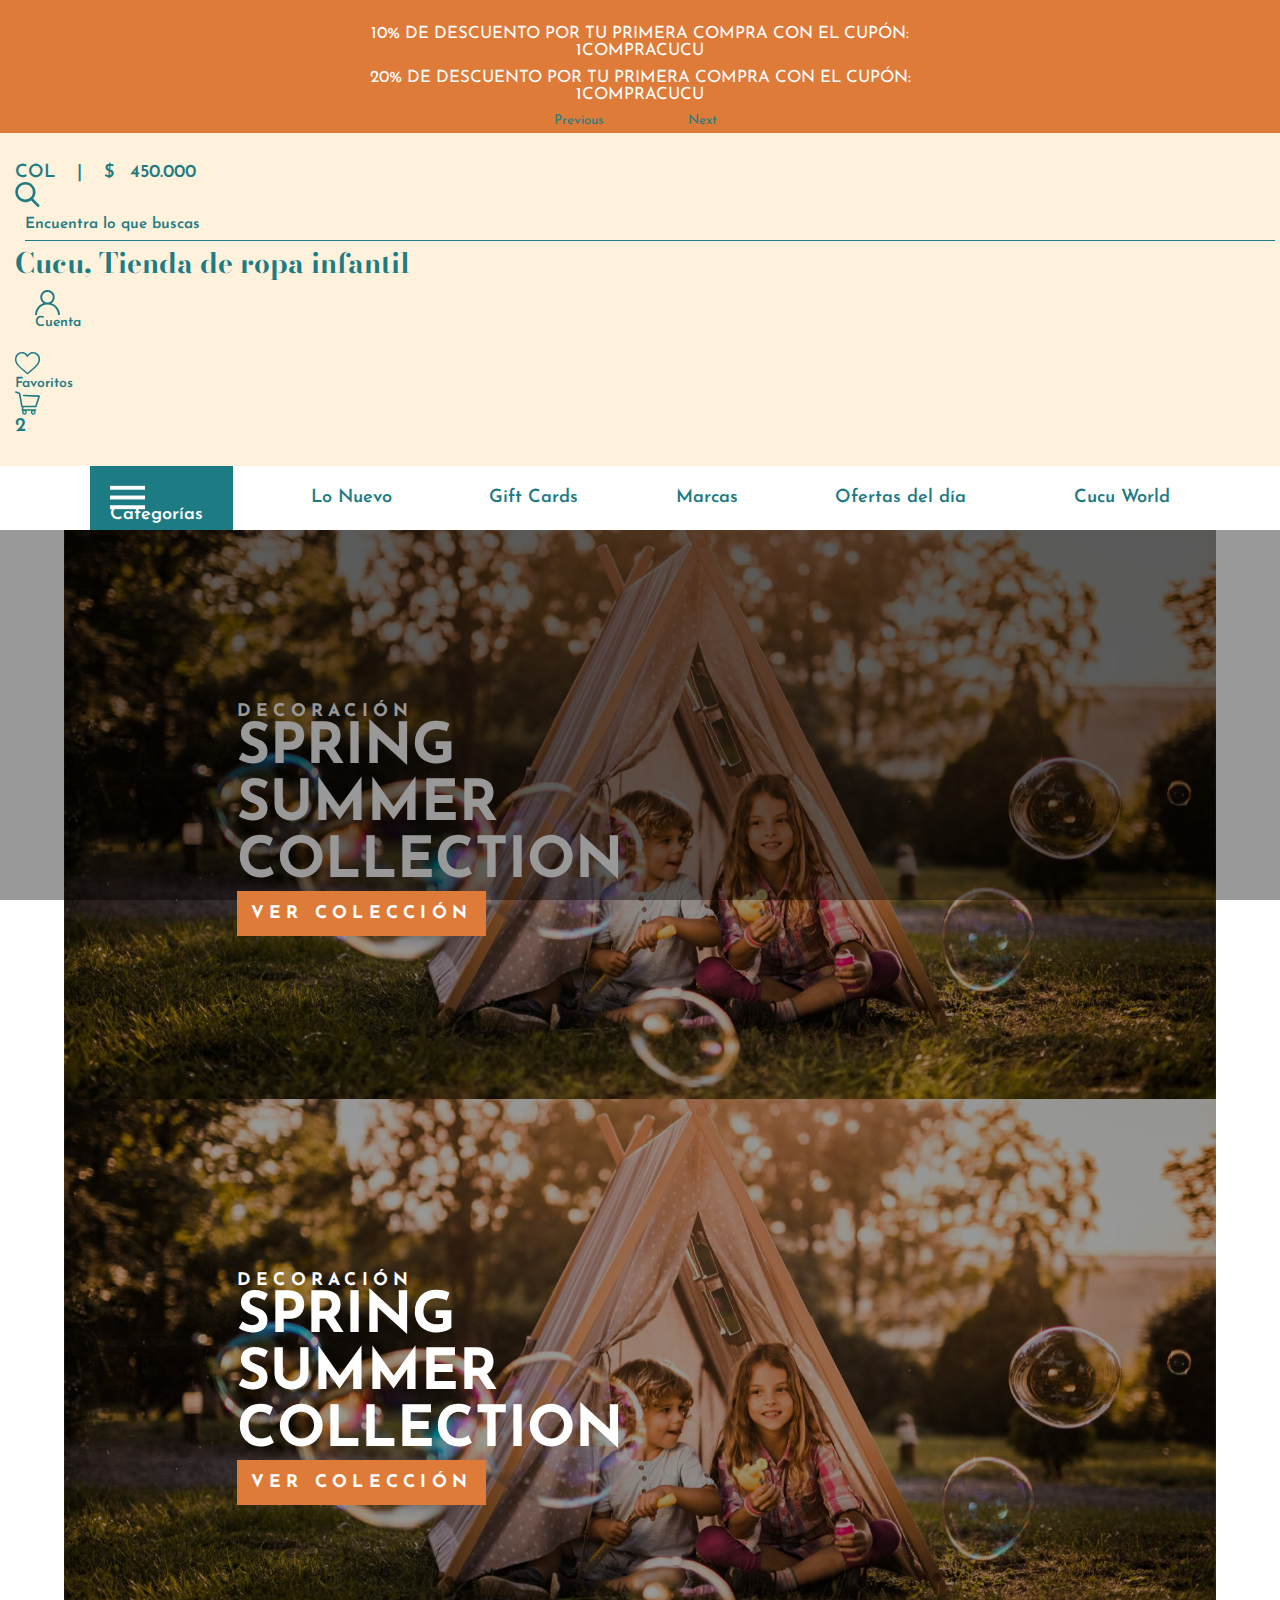
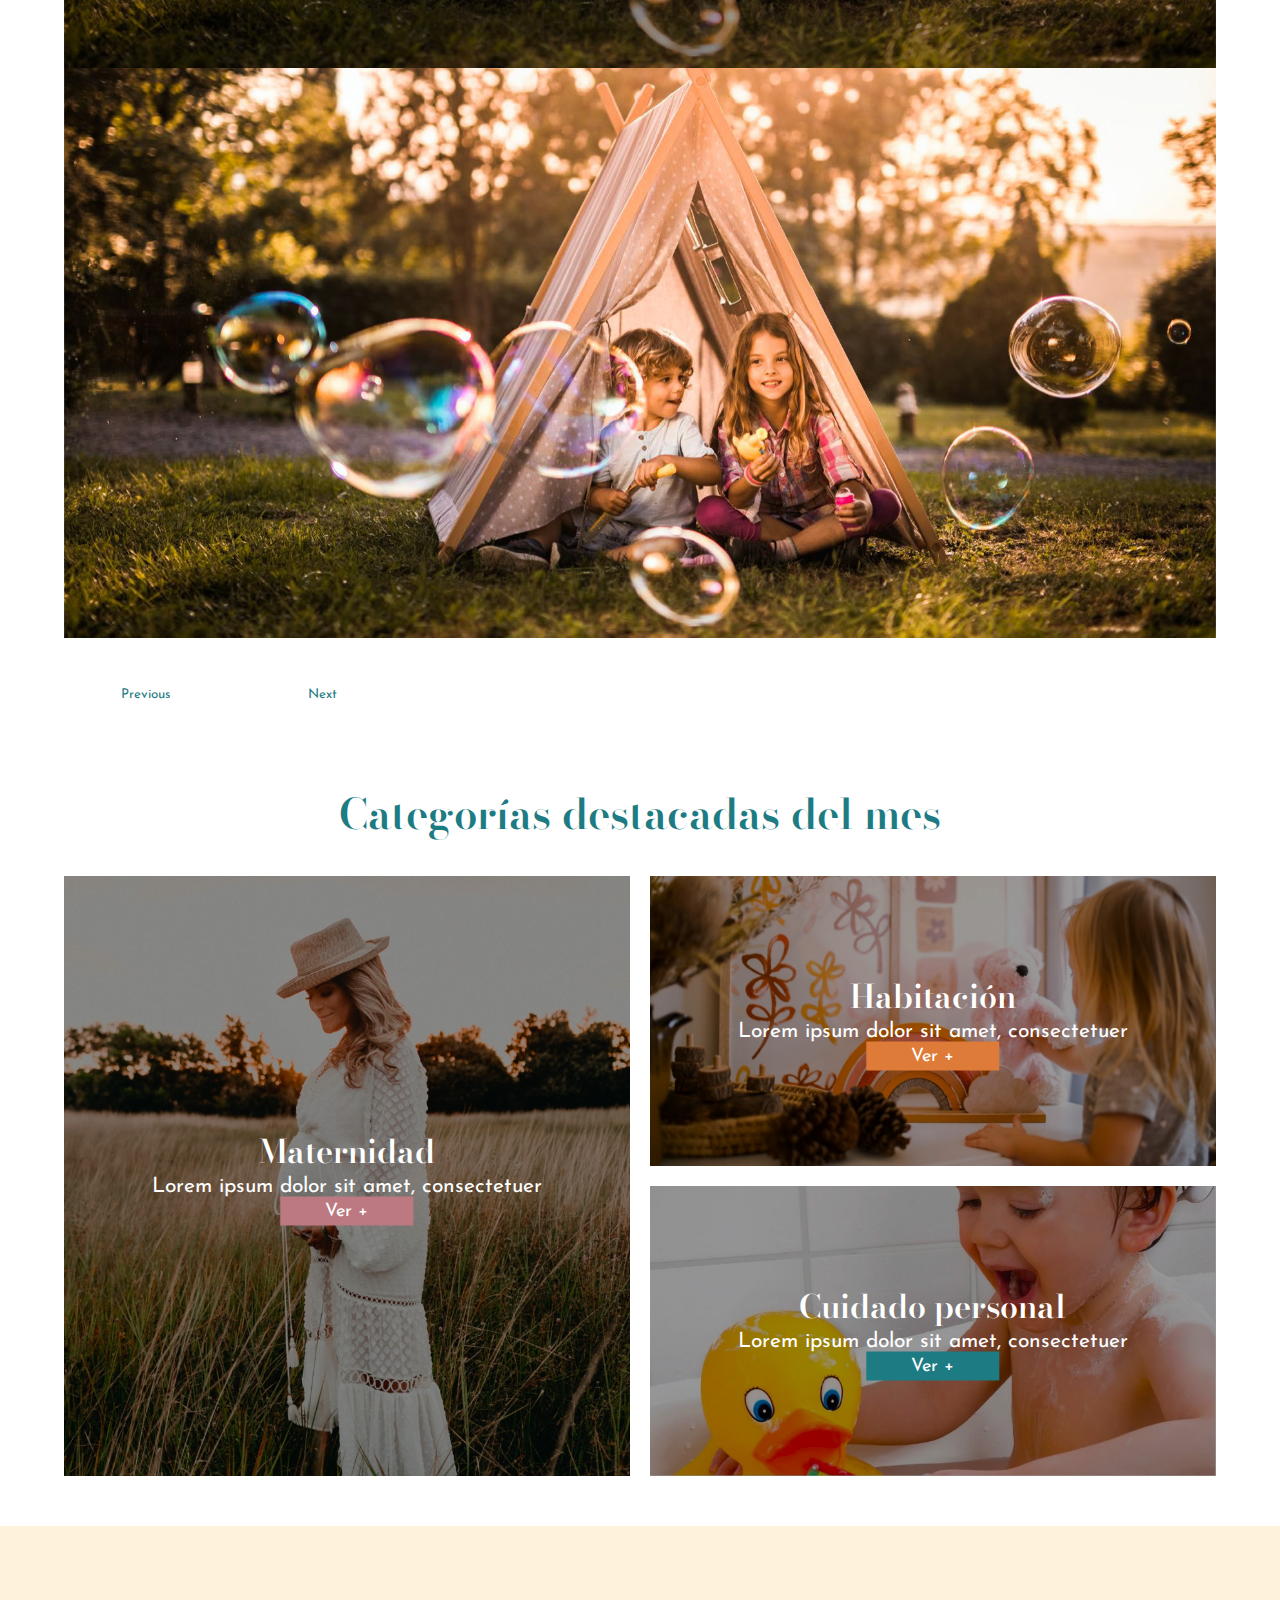
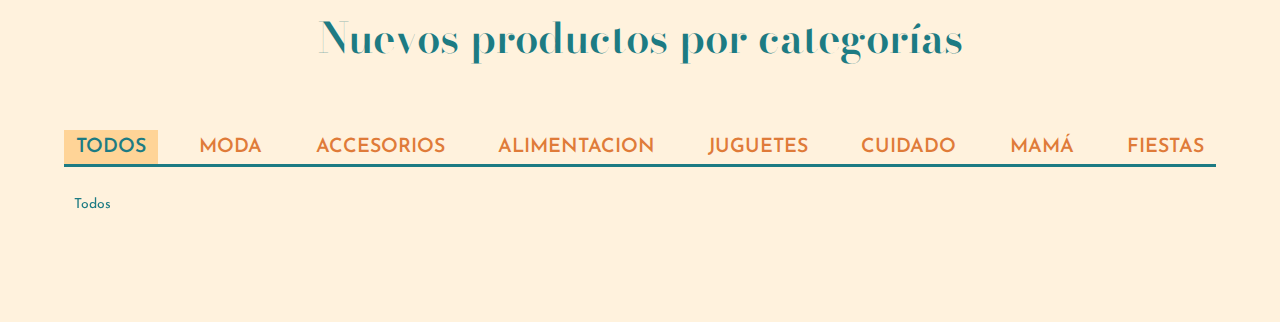
<file: index-2.html>
<!DOCTYPE html>
<html lang="en">

<head>
    <meta charset="utf-8">
    <title></title>
    <meta name="viewport" content="width=device-width, initial-scale=1.0">

    <!-- CSS -->
    <link href="style.css" rel="stylesheet" type="text/css">

    <!-- JQUERY -->
    <script src="https://ajax.googleapis.com/ajax/libs/jquery/3.6.0/jquery.min.js"></script>
    <script type="text/javascript" src="js/funciones.js"></script>

    <!-- BOOTSTRAP -->
    <link href="https://cdn.jsdelivr.net/npm/bootstrap@5.0.0-beta1/dist/css/bootstrap.min.css" rel="stylesheet" integrity="sha384-giJF6kkoqNQ00vy+HMDP7azOuL0xtbfIcaT9wjKHr8RbDVddVHyTfAAsrekwKmP1" crossorigin="anonymous">
    <script src="https://cdn.jsdelivr.net/npm/bootstrap@5.0.0-beta1/dist/js/bootstrap.bundle.min.js" integrity="sha384-ygbV9kiqUc6oa4msXn9868pTtWMgiQaeYH7/t7LECLbyPA2x65Kgf80OJFdroafW" crossorigin="anonymous"></script>

    <!-- SLICK SLIDER -->
		<link rel="stylesheet" type="text/css" href="slick/slick.css"/>
		<link rel="stylesheet" type="text/css" href="slick/slick-theme.css"/>
		<script type="text/javascript" src="slick/slick.min.js"></script>
    
    <!-- GOOGLE FONT -->
    <link rel="preconnect" href="https://fonts.googleapis.com">
    <link rel="preconnect" href="https://fonts.gstatic.com" crossorigin>
    <link href="https://fonts.googleapis.com/css2?family=Bodoni+Moda:ital,wght@0,400;0,500;0,600;0,700;1,400;1,500;1,600;1,700&family=Josefin+Sans:ital,wght@0,100;0,200;0,300;0,400;0,500;1,100;1,200;1,300;1,400&display=swap" rel="stylesheet">

    <!-- GOOGLE ICON -->
    <link href="https://fonts.googleapis.com/icon?family=Material+Icons" rel="stylesheet">


    <!-- metadatos  -->
    <meta name="description" content="">
    <meta name="keywords" content="">
    <meta name="author" content="">
    <meta property="og:title" content="">
    <meta property="og:type" content="website">
    <meta property="og:url" content="">
    <meta property="og:image" content="">
    <meta property="og:site_name" content="">
    <meta property="og:description" content="">
    <meta property="og:email" content="">


    <link rel="apple-touch-icon" sizes="57x57" href="images/apple-icon-57x57.png">
    <link rel="apple-touch-icon" sizes="60x60" href="images/apple-icon-60x60.png">
    <link rel="apple-touch-icon" sizes="72x72" href="images/apple-icon-72x72.png">
    <link rel="apple-touch-icon" sizes="76x76" href="images/apple-icon-76x76.png">
    <link rel="apple-touch-icon" sizes="114x114" href="images/apple-icon-114x114.png">
    <link rel="apple-touch-icon" sizes="120x120" href="images/apple-icon-120x120.png">
    <link rel="apple-touch-icon" sizes="144x144" href="images/apple-icon-144x144.png">
    <link rel="apple-touch-icon" sizes="152x152" href="images/apple-icon-152x152.png">
    <link rel="apple-touch-icon" sizes="180x180" href="images/apple-icon-180x180.png">
    <link rel="icon" type="image/png" sizes="192x192"  href="images/android-icon-192x192.png">
    <link rel="icon" type="image/png" sizes="32x32" href="images/favicon-32x32.png">
    <link rel="icon" type="image/png" sizes="96x96" href="images/favicon-96x96.png">
    <link rel="icon" type="image/png" sizes="16x16" href="images/favicon-16x16.png">
    <link rel="manifest" href="images/manifest.json">
    <meta name="msapplication-TileColor" content="#ffffff">
    <meta name="msapplication-TileImage" content="images/ms-icon-144x144.png">
    <meta name="theme-color" content="#ffffff">



</head>


<body>

    <!-- Modal -->

    <div id="lightBox-Back"></div>
    <!-- Fin Modal-->

    <main>

        <!-- CABECERA -->
        <header class="container-fluid" id="header-page">

          <!-- Carrusel Cabecera TOP-->
          <div id="wrap-header-top">

            <div id="carousel-header-top" class="carousel slide" data-bs-ride="carousel">

              <div class="carousel-inner">
                <!-- info slide-->
                <div class="slider-header-top carousel-item w-100 active">
                  <p>10% DE DESCUENTO POR TU PRIMERA COMPRA CON EL CUPÓN: 1COMPRACUCU</p>
                </div>
                <!-- info slide-->
                <div class="slider-header-top carousel-item w-100">
                  <p>20% DE DESCUENTO POR TU PRIMERA COMPRA CON EL CUPÓN: 1COMPRACUCU</p>
                </div>
              </div>
              <button class="carousel-control-prev" type="button" data-bs-target="#carousel-header-top" data-bs-slide="prev">
                <span class="carousel-control-prev-icon" aria-hidden="true"></span>
                <span class="visually-hidden">Previous</span>
              </button>
              <button class="carousel-control-next" type="button" data-bs-target="#carousel-header-top" data-bs-slide="next">
                <span class="carousel-control-next-icon" aria-hidden="true"></span>
                <span class="visually-hidden">Next</span>
              </button>
            </div>
          </div>
          <!-- Fin Carrusel Cabecera TOP-->

          <!-- **** -->

          <!-- Área header-->
          <div id="wrap-header"  class="container-fluid d-flex flex-row justify-content-between align-items-center">
            <!-- costo y buscador -->
            <div id="wrap-moneda-buscador-header" class="d-flex flex-row align-items-center">
              <div id="wrap-moneda-header" class="d-flex flex-row align-items-center">
                <span id="cuenta-pais">COL</span> <span id="cuenta-saparador">&nbsp;|&nbsp;</span> <span id="cuenta-moneda">$</span> <span id="cuenta-valor">450.000</span>
              </div>
              <div id="wrap-buscador-header">
                <form id="search-header" name="search-header" action="" method="POST">
                  <div class="d-flex flex-row align-items-center">
                    <label for="field-search-header" class="">
                      <img src="images/ico-search.svg" class="icono-header" alt="Buscar">
                    </label>
                    <input type="search" id="field-search-header" name="field-search-header" value="Encuentra lo que buscas" class="">
                  </div>
                </form>
              </div>
            </div>

            <!-- Logo -->
            <h1 id="logo-top-header">Cucu, Tienda de ropa infantil</h1>

            <!-- menu auxiliar y carrito -->
            <div id="wrap-menu-carrito-header" class="d-flex flex-row align-items-center justify-content-end">
              
              <!-- Menu de Cuentas -->
              <label class="" for="check-cuenta">
                <div class="enlace-header d-flex flex-row align-items-center" id="cuenta-header">
                  <img src="images/ico-cuenta.svg" class="icono-header" alt="Cuenta de usuario">
                  <span>Cuenta</span>
                </div>
              </label>
              <input type="checkbox" class="hidden" id="check-cuenta">

                        <!-- menu flotante cuenta -->
                        <div class="" id="menu-cuenta">

                          <div id="puntero-cuenta-box"></div>
                          
                          <label id="close-cuenta-movil" for="check-cuenta">
                            <img src="images/ico-cerrar.svg" alt="icon close menu" id="close-ico-cuenta-movil">
                          </label>   

                          <h3 class="subtitulo-menu-cuenta">TU CUENTA</h3>
                          <ul>
                            <!-- Elemento menu cuenta (data-bs-target y aria-controls, deben coincidir con el id de la sublista ul)-->
                            <li>
                              <div class="wrap-enlace-acordeon-menu-cuenta" data-bs-toggle="collapse" data-bs-target="#submenu-miInformacion" aria-expanded="true" aria-controls="submenu-miInformacion">
                                <a class="enlace-acordeon-menu-cuenta">Mi información</a>
                                <span class="material-icons">expand_more</span>
                              </div>
                              <ul id="submenu-miInformacion" class="collapse">
                                <li><a href="" class="subenlace-acordeon-menu-cuenta">Perfil</a></li>
                                <li><a href="" class="subenlace-acordeon-menu-cuenta">Direcciones</a></li>
                                <li><a href="" class="subenlace-acordeon-menu-cuenta">Métodos de pago</a></li>
                                <li><a href="" class="subenlace-acordeon-menu-cuenta">Cambiar contraseñas</a></li>
                              </ul>
                            </li>
                            <!-- Elemento menu cuenta (data-bs-target y aria-controls, deben coincidir con el id de la sublista ul)-->
                            <li>
                              <div class="wrap-enlace-acordeon-menu-cuenta" data-bs-toggle="collapse" data-bs-target="#submenu-miOrdenes" aria-expanded="true" aria-controls="submenu-miOrdenes">
                                <a href="" class="enlace-acordeon-menu-cuenta">Mis órdenes</a>
                                <span class="material-icons">expand_more</span>
                              </div>
                              <ul id="submenu-miOrdenes" class="collapse">
                                <li><a href="" class="subenlace-acordeon-menu-cuenta"></a></li>
                              </ul>
                            </li>
                            <!-- Elemento menu cuenta (data-bs-target y aria-controls, deben coincidir con el id de la sublista ul)-->
                            <li>
                              <div class="wrap-enlace-acordeon-menu-cuenta" data-bs-toggle="collapse" data-bs-target="#submenu-devoluciones" aria-expanded="true" aria-controls="submenu-devoluciones">
                                <a href="" class="enlace-acordeon-menu-cuenta">Devoluciones</a>
                                <span class="material-icons">expand_more</span>
                              </div>
                              <ul id="submenu-devoluciones" class="collapse">
                                <li><a href="" class="subenlace-acordeon-menu-cuenta"></a></li>
                              </ul>
                            </li>
                            <!-- Elemento menu cuenta (data-bs-target y aria-controls, deben coincidir con el id de la sublista ul)-->
                            <li>
                              <div class="wrap-enlace-acordeon-menu-cuenta" data-bs-toggle="collapse" data-bs-target="#submenu-giftCreditos" aria-expanded="true" aria-controls="submenu-giftCreditos">
                                <a href="" class="enlace-acordeon-menu-cuenta">Gift Cards y Crédito</a>
                                <span class="material-icons">expand_more</span>
                              </div>
                              <ul id="submenu-giftCreditos" class="collapse">
                                <li><a href="" class="subenlace-acordeon-menu-cuenta"></a></li>
                              </ul>
                            </li>
                            <!-- Elemento menu cuenta (data-bs-target y aria-controls, deben coincidir con el id de la sublista ul)-->
                            <li>
                              <div class="wrap-enlace-acordeon-menu-cuenta" data-bs-toggle="collapse" data-bs-target="#submenu-perfilHijos" aria-expanded="true" aria-controls="submenu-perfilHijos">
                                <a href="" class="enlace-acordeon-menu-cuenta">Perfil de Hijos</a>
                                <span class="material-icons">expand_more</span>
                              </div>
                              <ul id="submenu-perfilHijos" class="collapse">
                                <li><a href="" class="subenlace-acordeon-menu-cuenta"></a></li>
                              </ul> 
                            </li>   
                          </ul>
                          <a href="" class="enlace-cerrar-menu-cuenta">Cerrar sesión</a>
                        </div>
                        <!-- Fin menu flotante cuenta -->


              <!-- Cierre menu de Cuentas-->
              <!-- ****** -->
              
              <a href="" class="d-flex flex-row align-items-center enlace-header">
                <img src="images/ico-favoritos.svg" class="icono-header" alt="Productos favoritos">
                <span>Favoritos</span>
              </a>
              <a href="" class="d-flex flex-row align-items-center enlace-header carrito-header">
                <img src="images/ico-carrito.svg" class="icono-header" alt="carrito de compras">
                <span>2</span>
              </a>
            </div>



          </div>
          <!-- Fin Área header-->


        </header>
        <!-- *********** -->
        <!-- *********** -->
        <!-- *********** -->
        <!-- *********** -->

        <!-- MENÚ PRINCIPAL -->
        <nav id="wrap-navegador-principal">
          <ul id="navegador-principal">
              <!-- Boton categorías-->
              <li class="boton-categorias-principal">

                  <label id="boton-categorias" for="check-categorias" class="d-flex flex-row align-items-center justify-content-center">
                      <div id="wrap-ico-btVerCategorias">
                        <img src="images/menu.svg" alt="icon view menu" id="open-ico">
                        <img src="images/ico-cerrar.svg" alt="icon close menu" id="close-ico">
                      </div>
                      <span>Categorías</span>
                  </label>
                  <input type="checkbox" class="hidden" id="check-categorias">

                          <!-- Menú categorías oculto -->
                          <div id="wrap-categorias-nav">

                            <label id="close-categorias-movil" for="check-categorias">
                                <img src="images/ico-cerrar.svg" alt="icon close menu" id="close-ico-categorias-movil">
                            </label>    

                            <!-- Contenedor que organiza las categorías en dos columnas-->
                            <div id="categorias-nav-content">

                              <!-- Lista con toda la info de las categorías -->
                              <ul id="lista-categorias-nav-content">
                                
                                <!-- Categoría ************************* -->
                                <li class="item-categoria">
                                  <!-- Item principal de la categoría -->
                                  <button class="boton-item-principal-categoria">
                                    <span class="label-boton-item-principal-categoria">Moda</span>
                                    <span class="material-icons">chevron_right</span>
                                  </button>
                                  <!-- Finaliza el ítem principal -->
                                  <!-- Contenedor sub categorías-->
                                  <section class="wrap-subcategorias-nav">
                                      <!-- grupo de categorías-->
                                      <div class="subcategoria-nav">
                                        <h3 class="subtitulo-subcategoria-nav">Por edades</h3>
                                        <a href="" class="enlace-subcategoria-nav">Bebés 0-2 años</a>
                                        <a href="" class="enlace-subcategoria-nav">Niños de 2-10 años</a>
                                        <a href="" class="enlace-subcategoria-nav">Niños de 11-14 años</a>
                                        <a href="" class="enlace-verTodo-subcategoria-nav">Ver todo</a>
                                      </div>
                                      <!-- fin grupo de categorías-->
                                      <!-- grupo de categorías-->
                                      <div class="subcategoria-nav">
                                        <h3 class="subtitulo-subcategoria-nav">Por edad</h3>
                                        <a href="" class="enlace-subcategoria-nav">Bebés 0-2 años</a>
                                        <a href="" class="enlace-subcategoria-nav">Niños de 2-10 años</a>
                                        <a href="" class="enlace-subcategoria-nav">Niños de 11-14 años</a>
                                        <a href="" class="enlace-verTodo-subcategoria-nav">Ver todo</a>
                                      </div>
                                      <!-- fin grupo de categorías-->
                                  </section>
                                  <!-- Fin contenedor sub categorías-->
                                </li>
                                <!-- Fin Categoría -->

                                <!-- *** -->

                                <!-- Categoría ************************* -->
                                <li class="item-categoria">
                                  <!-- Item principal de la categoría -->
                                  <button class="boton-item-principal-categoria">
                                    <span class="label-boton-item-principal-categoria">Moda</span>
                                    <span class="material-icons">chevron_right</span>
                                  </button>
                                  <!-- Finaliza el ítem principal -->
                                  <!-- Contenedor sub categorías-->
                                  <section class="wrap-subcategorias-nav">
                                      <!-- grupo de categorías-->
                                      <div class="subcategoria-nav">
                                        <h3 class="subtitulo-subcategoria-nav">Por edad</h3>
                                        <a href="" class="enlace-subcategoria-nav">Bebés 0-2 años</a>
                                        <a href="" class="enlace-subcategoria-nav">Niños de 2-10 años</a>
                                        <a href="" class="enlace-subcategoria-nav">Niños de 11-14 años</a>
                                        <a href="" class="enlace-verTodo-subcategoria-nav">Ver todo</a>
                                      </div>
                                      <!-- fin grupo de categorías-->
                                      <!-- grupo de categorías-->
                                      <div class="subcategoria-nav">
                                        <h3 class="subtitulo-subcategoria-nav">Por edad</h3>
                                        <a href="" class="enlace-subcategoria-nav">Bebés 0-2 años</a>
                                        <a href="" class="enlace-subcategoria-nav">Niños de 2-10 años</a>
                                        <a href="" class="enlace-subcategoria-nav">Niños de 11-14 años</a>
                                        <a href="" class="enlace-verTodo-subcategoria-nav">Ver todo</a>
                                      </div>
                                      <!-- fin grupo de categorías-->
                                      <!-- grupo de categorías-->
                                      <div class="subcategoria-nav">
                                        <h3 class="subtitulo-subcategoria-nav">Por edad</h3>
                                        <a href="" class="enlace-subcategoria-nav">Bebés 0-2 años</a>
                                        <a href="" class="enlace-subcategoria-nav">Niños de 2-10 años</a>
                                        <a href="" class="enlace-subcategoria-nav">Niños de 11-14 años</a>
                                        <a href="" class="enlace-verTodo-subcategoria-nav">Ver todo</a>
                                      </div>
                                      <!-- fin grupo de categorías-->
                                  </section>
                                  <!-- Fin contenedor sub categorías-->
                                </li>
                                <!-- Fin Categoría -->
                              </ul>
                              <!-- Lista con toda la info de las categorías -->

                              <!-- Contenedor que recibe las subcategorías al click / No borrar auque está vacío -->
                              <div id="subcategorias-nav-content">

                              </div>
                              <!-- Fin Contenedor que recibe las subcategorías al click / No borrar auque está vacío  -->

                            </div>
                            <!-- Fin contenedor que organiza las categorías en dos columnas-->

                          </div>
                          <!-- Fin Menú categorías oculto-->



              </li>
              <!-- menu normal-->
              <li><a href="" class="boton-menu-principal">Lo Nuevo</a></li>
              <li><a href="" class="boton-menu-principal">Gift Cards</a></li>
              <li><a href="" class="boton-menu-principal">Marcas</a></li>
              <li><a href="" class="boton-menu-principal bt-ofertas">Ofertas <span>del día</span></a></li>
              <li><a href="" class="boton-menu-principal bt-cucu-world">Cucu World</a></li>
            </ul>

        </nav>
        <!-- Finaliza el menú principal -->
        <!-- *********** -->
        <!-- *********** -->
        <!-- *********** -->
        <!-- *********** -->


        <!-- *********** -->
        <!-- *********** -->
        <!-- *********** -->
        <!-- *********** -->
        <!-- Slider principal -->
        <div id="wrap-slider-index">
          <!-- Img Manchitas
          <img src="images/backSlide.png" alt="Manchitas" class="manchitasHero">-->
          <!-- Comienzo carrusel-->
          <div id="carouselExampleCaptions" class="carousel slide" data-bs-ride="carousel">
            <!-- Comienzo carrusel-Inner-->
            <div class="carousel-inner">
              <!-- Item 1 carrusel-->
              <div class="item-slider-index carousel-item active">
                <!-- img slide-->
                <img src="images/slide1.jpg" class="d-block w-100" alt="Silide 1">
                <!-- Caption Slide-->
                <div class="carousel-caption-hero d-md-block slideOpacity">
                  <div class="captionPosition">
                    <p>Decoración</p>
                    <h1>Spring summer collection</h1>
                    <button class="CTA" type="button">Ver colección</button>
                  </div>
                </div>
                <!-- Finaliza Caption Slide-->
              </div>

              <!-- Item 2 carrusel-->
              <div class="item-slider-index carousel-item">
                <!-- img slide-->
                <img src="images/slide1.jpg" class="d-block w-100" alt="Silide 1">
                <!-- Caption Slide-->
                <div class="carousel-caption-hero d-md-block slideOpacity">
                  <div class="captionPosition">
                    <p>Decoración</p>
                    <h1>Spring summer collection</h1>
                    <button class="CTA" type="button">Ver colección</button>
                  </div>
                </div>
                <!-- Finaliza Caption Slide-->
              </div>

              <!-- Item 3 carrusel-->
              <div class="carousel-item">
                <!-- img slide-->
                <img src="images/slide1.jpg" class="d-block w-100" alt="Silide 1">
                <!-- Caption Slide-->
                <div class="carousel-caption-hero d-md-block slideOpacity">
                  <div class="captionPosition">
                    <p>Decoración</p>
                    <h1>Spring summer collection</h1>
                    <button class="CTA" type="button">Ver colección</button>
                  </div>
                </div>
                <!-- Finaliza Caption Slide-->
              </div>

            </div>
            <!-- Finaliza carrusel-Inner-->

            <!-- Comienzo controladores-->
            <button class="carousel-control-prev" type="button" data-bs-target="#carouselExampleCaptions" data-bs-slide="prev">
              <div class="buttonHeroPrev">
                <span class="carousel-control-prev-icon" aria-hidden="true"></span>
              </div>
              <span class="visually-hidden">Previous</span>
            </button>
            <button class="carousel-control-next" type="button" data-bs-target="#carouselExampleCaptions" data-bs-slide="next">
              <div class="buttonHeroNext">
                <span class="carousel-control-next-icon" aria-hidden="true"></span>
              </div>
              <span class="visually-hidden">Next</span>
            </button>
            <!-- Finaliza controladores-->
          </div>
          <!-- Finaliza carrusel-->
      </div>


        <!-- Finaliza Slider principal -->
        <!-- *********** -->
        <!-- *********** -->
        <!-- *********** -->
        <!-- *********** -->




        <!-- *********** -->
        <!-- *********** -->
        <!-- *********** -->
        <!-- *********** -->
        <!-- Compra por edades -->

        <!-- Finaliza Compra por edades -->
        <!-- *********** -->
        <!-- *********** -->
        <!-- *********** -->
        <!-- *********** -->


        <!-- *********** -->
        <!-- *********** -->
        <!-- *********** -->
        <!-- *********** -->
        <!-- Destacadas del Mes-->
        <section id="wrap-categorias-destacadas" class="container-fluid" >
          <h2 class="titulo-seccion">Categorías destacadas del mes</h2>
          <div id="categorias-destacadas">

            <!-- Destacada 1-->
            <div class="area-destacada-1 area-destacada-cont">

              <div class="wrap-info-area-destacada">
                <h3>Maternidad</h3>
                <p>Lorem ipsum dolor sit amet, consectetuer</p>
                <a href="" class="boton back5">Ver +</a>
              </div>
              <div class="over-thumb"></div>
              <img src="images/Grupo 121.jpg" alt="">
            </div>

            <!-- Destacada 2-->
            <div class="area-destacada-2 area-destacada-cont">
              <div class="wrap-info-area-destacada">
                <h3>Habitación</h3>
                <p>Lorem ipsum dolor sit amet, consectetuer</p>
                <a href="" class="boton back1">Ver +</a>
              </div>
              <div class="over-thumb"></div>
              <img src="images/Grupo 108.jpg" alt="">
            </div>

            <!-- Destacada 3-->
            <div class="area-destacada-3 area-destacada-cont">
              <div class="wrap-info-area-destacada">
                <h3>Cuidado personal</h3>
                <p>Lorem ipsum dolor sit amet, consectetuer</p>
                <a href="" class="boton back2">Ver +</a>
              </div>
              <div class="over-thumb"></div>
              <img src="images/Grupo 134.jpg" alt="">
            </div>

          </div>
        </section>
        <!-- Finaliza Destacadas del Mes -->
        <!-- *********** -->
        <!-- *********** -->
        <!-- *********** -->
        <!-- *********** -->


        <!-- *********** -->
        <!-- *********** -->
        <!-- *********** -->
        <!-- *********** -->
        <!-- Nuevos productos por categoría -->
        <section id="wrap-productos-categoria-index">
          <h2 class="titulo-seccion">Nuevos productos por categorías</h2> 
          <div id="productos-categoria-index">
            <!-- POR LA MANERA EN CONTRUYE BOOTSTRAP LOS TABS ES DIFICIL DE ADMINISTRAR LAS CATEGORÍAS
            EVALÚALO, SINO LO PODEMOS PASAR A JQUERY Y LA ADMINISTRACIÓN ES MÁS SENCILLA -->
            <!-- Navegador de categorías -->
            <nav>
              <div class="nav nav-tabs" id="nav-tab-categorias" role="tablist">
                <button class="enlaceCategorias enlaceCategoriasActivo" id="nav-todos-tab" data-bs-toggle="tab" data-bs-target="#nav-todos" type="button" role="tab" aria-controls="nav-todos" aria-selected="true">Todos</button>
                <button class="enlaceCategorias" id="nav-moda-tab" data-bs-toggle="tab" data-bs-target="#nav-moda" type="button" role="tab" aria-controls="nav-moda" aria-selected="false">Moda</button>
                <button class="enlaceCategorias" id="nav-accesorios-tab" data-bs-toggle="tab" data-bs-target="#nav-accesorios" type="button" role="tab" aria-controls="nav-accesorios" aria-selected="false">Accesorios</button>
                <button class="enlaceCategorias" id="nav-alimentacion-tab" data-bs-toggle="tab" data-bs-target="#nav-alimentacion" type="button" role="tab" aria-controls="nav-alimentacion" aria-selected="false">Alimentacion</button>
                <button class="enlaceCategorias" id="nav-juguetes-tab" data-bs-toggle="tab" data-bs-target="#nav-juguetes" type="button" role="tab" aria-controls="nav-juguetes" aria-selected="false">Juguetes</button>
                <button class="enlaceCategorias" id="nav-cuidado-tab" data-bs-toggle="tab" data-bs-target="#nav-cuidado" type="button" role="tab" aria-controls="nav-cuidado" aria-selected="false">Cuidado</button>
                <button class="enlaceCategorias" id="nav-mama-tab" data-bs-toggle="tab" data-bs-target="#nav-mama" type="button" role="tab" aria-controls="nav-mama" aria-selected="false">Mamá</button>
                <button class="enlaceCategorias" id="nav-fiestas-tab" data-bs-toggle="tab" data-bs-target="#nav-fiestas" type="button" role="tab" aria-controls="nav-fiestas" aria-selected="false">Fiestas</button>
              </div>
            </nav>
            <!-- Fin Navegador de categorías -->

            <!-- Contenedor de tabs de productos -->
            <div class="tab-content" id="nav-tabContent">
              <!-- tabs de productos -->
              <div class="tab-pane fade show active tab-categoria" id="nav-todos" role="tabpanel" aria-labelledby="nav-todos-tab">Todos</div>
              <!-- fin tabs de productos -->
              <!-- **** -->
              <!-- tabs de productos -->
              <div class="tab-pane fade tab-categoria" id="nav-moda" role="tabpanel" aria-labelledby="nav-moda-tab">Moda</div>
              <!-- fin tabs de productos -->
              <!-- **** -->
              <!-- tabs de productos -->
              <div class="tab-pane fade tab-categoria" id="nav-accesorios" role="tabpanel" aria-labelledby="nav-accesorios-tab">Accesorios</div>
              <!-- fin tabs de productos -->
              <!-- **** -->
              <!-- tabs de productos -->
              <div class="tab-pane fade tab-categoria" id="nav-alimentacion" role="tabpanel" aria-labelledby="nav-alimentacion-tab">Alimentacion</div>
              <!-- fin tabs de productos -->
              <!-- **** -->
              <!-- tabs de productos -->
              <div class="tab-pane tab-categoria" id="nav-juguetes" role="tabpanel" aria-labelledby="nav-juguetes-tab">

                <!-- carrusel juegetes -->
                <div class="carrusel-articulos" id="carrusel-juguetes">

                    <!-- Producto -->
                    <div class="wrap-articulo-categoria">
                      <a href class="thumb-articulo-categoria">
                        <div class="favorite-icon-thumb-articulo-categoria">
                          <span class="material-icons">favorite</span>
                        </div>  
                        <img src="images/Grupo 162.jpg" alt="">
                      </a>
                      <div class="info-articulo-categoria">
                        <h4 class="cat-articulo-categoria">Categoria</h4>
                        <a href="" class="nombre-articulo-categoria"><h3>Nombre del producto</h3></a>
                        <span class="precio-articulo-categoria">$500.000</span>
                        
                        <div class="wrap-evaluacion-articulo-categoria">
                          <span class="material-icons full-star">star</span>
                          <span class="material-icons full-star">star</span>
                          <span class="material-icons full-star">star</span>
                          <span class="material-icons full-star">star</span>
                          <span class="material-icons half-star">star_half</span>
                          <span class="material-icons no-star">star_outline</span>
                        </div>

                        <a href="" class="boton back5">COMPRAR</a>

                      </div>
                    </div>
                    <!-- Fin del Producto --------- -->

                    <!-- Producto -->
                    <div class="wrap-articulo-categoria">
                      <a href class="thumb-articulo-categoria">
                        <div class="favorite-icon-thumb-articulo-categoria">
                          <span class="material-icons">favorite</span>
                        </div>  
                        <img src="images/Grupo 162.jpg" alt="">
                      </a>
                      <div class="info-articulo-categoria">
                        <h4 class="cat-articulo-categoria">Categoria</h4>
                        <a href="" class="nombre-articulo-categoria"><h3>Nombre del producto</h3></a>
                        <span class="precio-articulo-categoria">$500.000</span>
                        
                        <div class="wrap-evaluacion-articulo-categoria">
                          <span class="material-icons full-star">star</span>
                          <span class="material-icons full-star">star</span>
                          <span class="material-icons full-star">star</span>
                          <span class="material-icons full-star">star</span>
                          <span class="material-icons half-star">star_half</span>
                          <span class="material-icons no-star">star_outline</span>
                        </div>

                        <a href="" class="boton back5">COMPRAR</a>

                      </div>
                    </div>
                    <!-- Fin del Producto --------- -->

                    <!-- Producto -->
                    <div class="wrap-articulo-categoria">
                      <a href class="thumb-articulo-categoria">
                        <div class="favorite-icon-thumb-articulo-categoria">
                          <span class="material-icons">favorite</span>
                        </div>  
                        <img src="images/Grupo 162.jpg" alt="">
                      </a>
                      <div class="info-articulo-categoria">
                        <h4 class="cat-articulo-categoria">Categoria</h4>
                        <a href="" class="nombre-articulo-categoria"><h3>Nombre del producto</h3></a>
                        <span class="precio-articulo-categoria">$500.000</span>
                        
                        <div class="wrap-evaluacion-articulo-categoria">
                          <span class="material-icons full-star">star</span>
                          <span class="material-icons full-star">star</span>
                          <span class="material-icons full-star">star</span>
                          <span class="material-icons full-star">star</span>
                          <span class="material-icons half-star">star_half</span>
                          <span class="material-icons no-star">star_outline</span>
                        </div>

                        <a href="" class="boton back5">COMPRAR</a>

                      </div>
                    </div>
                    <!-- Fin del Producto --------- -->


                    <!-- Producto -->
                    <div class="wrap-articulo-categoria">
                      <a href class="thumb-articulo-categoria">
                        <div class="favorite-icon-thumb-articulo-categoria">
                          <span class="material-icons">favorite</span>
                        </div>  
                        <img src="images/Grupo 162.jpg" alt="">
                      </a>
                      <div class="info-articulo-categoria">
                        <h4 class="cat-articulo-categoria">Categoria</h4>
                        <a href="" class="nombre-articulo-categoria"><h3>Nombre del producto</h3></a>
                        <span class="precio-articulo-categoria">$500.000</span>
                        
                        <div class="wrap-evaluacion-articulo-categoria">
                          <span class="material-icons full-star">star</span>
                          <span class="material-icons full-star">star</span>
                          <span class="material-icons full-star">star</span>
                          <span class="material-icons full-star">star</span>
                          <span class="material-icons half-star">star_half</span>
                          <span class="material-icons no-star">star_outline</span>
                        </div>

                        <a href="" class="boton back5">COMPRAR</a>

                      </div>
                    </div>
                    <!-- Fin del Producto --------- -->


                    <!-- Producto -->
                    <div class="wrap-articulo-categoria">
                      <a href class="thumb-articulo-categoria">
                        <div class="favorite-icon-thumb-articulo-categoria">
                          <span class="material-icons">favorite</span>
                        </div>  
                        <img src="images/Grupo 162.jpg" alt="">
                      </a>
                      <div class="info-articulo-categoria">
                        <h4 class="cat-articulo-categoria">Categoria</h4>
                        <a href="" class="nombre-articulo-categoria"><h3>Nombre del producto</h3></a>
                        <span class="precio-articulo-categoria">$500.000</span>
                        
                        <div class="wrap-evaluacion-articulo-categoria">
                          <span class="material-icons full-star">star</span>
                          <span class="material-icons full-star">star</span>
                          <span class="material-icons full-star">star</span>
                          <span class="material-icons full-star">star</span>
                          <span class="material-icons half-star">star_half</span>
                          <span class="material-icons no-star">star_outline</span>
                        </div>

                        <a href="" class="boton back5">COMPRAR</a>

                      </div>
                    </div>
                    <!-- Fin del Producto --------- -->


                    <!-- Producto -->
                    <div class="wrap-articulo-categoria">
                      <a href class="thumb-articulo-categoria">
                        <div class="favorite-icon-thumb-articulo-categoria">
                          <span class="material-icons">favorite</span>
                        </div>  
                        <img src="images/Grupo 162.jpg" alt="">
                      </a>
                      <div class="info-articulo-categoria">
                        <h4 class="cat-articulo-categoria">Categoria</h4>
                        <a href="" class="nombre-articulo-categoria"><h3>Nombre del producto</h3></a>
                        <span class="precio-articulo-categoria">$500.000</span>
                        
                        <div class="wrap-evaluacion-articulo-categoria">
                          <span class="material-icons full-star">star</span>
                          <span class="material-icons full-star">star</span>
                          <span class="material-icons full-star">star</span>
                          <span class="material-icons full-star">star</span>
                          <span class="material-icons half-star">star_half</span>
                          <span class="material-icons no-star">star_outline</span>
                        </div>

                        <a href="" class="boton back5">COMPRAR</a>

                      </div>
                    </div>
                    <!-- Fin del Producto --------- -->

                </div>
                <!-- Fin carrusel juegetes -->  




              </div>
              <!-- fin tabs de productos -->
              <!-- **** -->
              <!-- tabs de productos -->
              <div class="tab-pane fade tab-categoria" id="nav-cuidado" role="tabpanel" aria-labelledby="nav-cuidado-tab">Cuidado</div>
              <!-- fin tabs de productos -->
              <!-- **** -->
              <!-- tabs de productos -->
              <div class="tab-pane fade tab-categoria" id="nav-mama" role="tabpanel" aria-labelledby="nav-mama-tab">Mama</div>
              <!-- fin tabs de productos -->
              <!-- **** -->
              <!-- tabs de productos -->
              <div class="tab-pane fade tab-categoria" id="nav-fiestas" role="tabpanel" aria-labelledby="nav-fiestas-tab">Fiestas</div>
              <!-- fin tabs de productos -->
              <!-- **** -->
            </div>
            <!-- Fin contenedor de tabs de productos -->
            

          </div>
        </section>
        <!-- Finaliza Nuevos productos por categoría -->
        <!-- *********** -->
        <!-- *********** -->
        <!-- *********** -->
        <!-- *********** -->
        
          

    </main>

  </body>

</html>
</file>
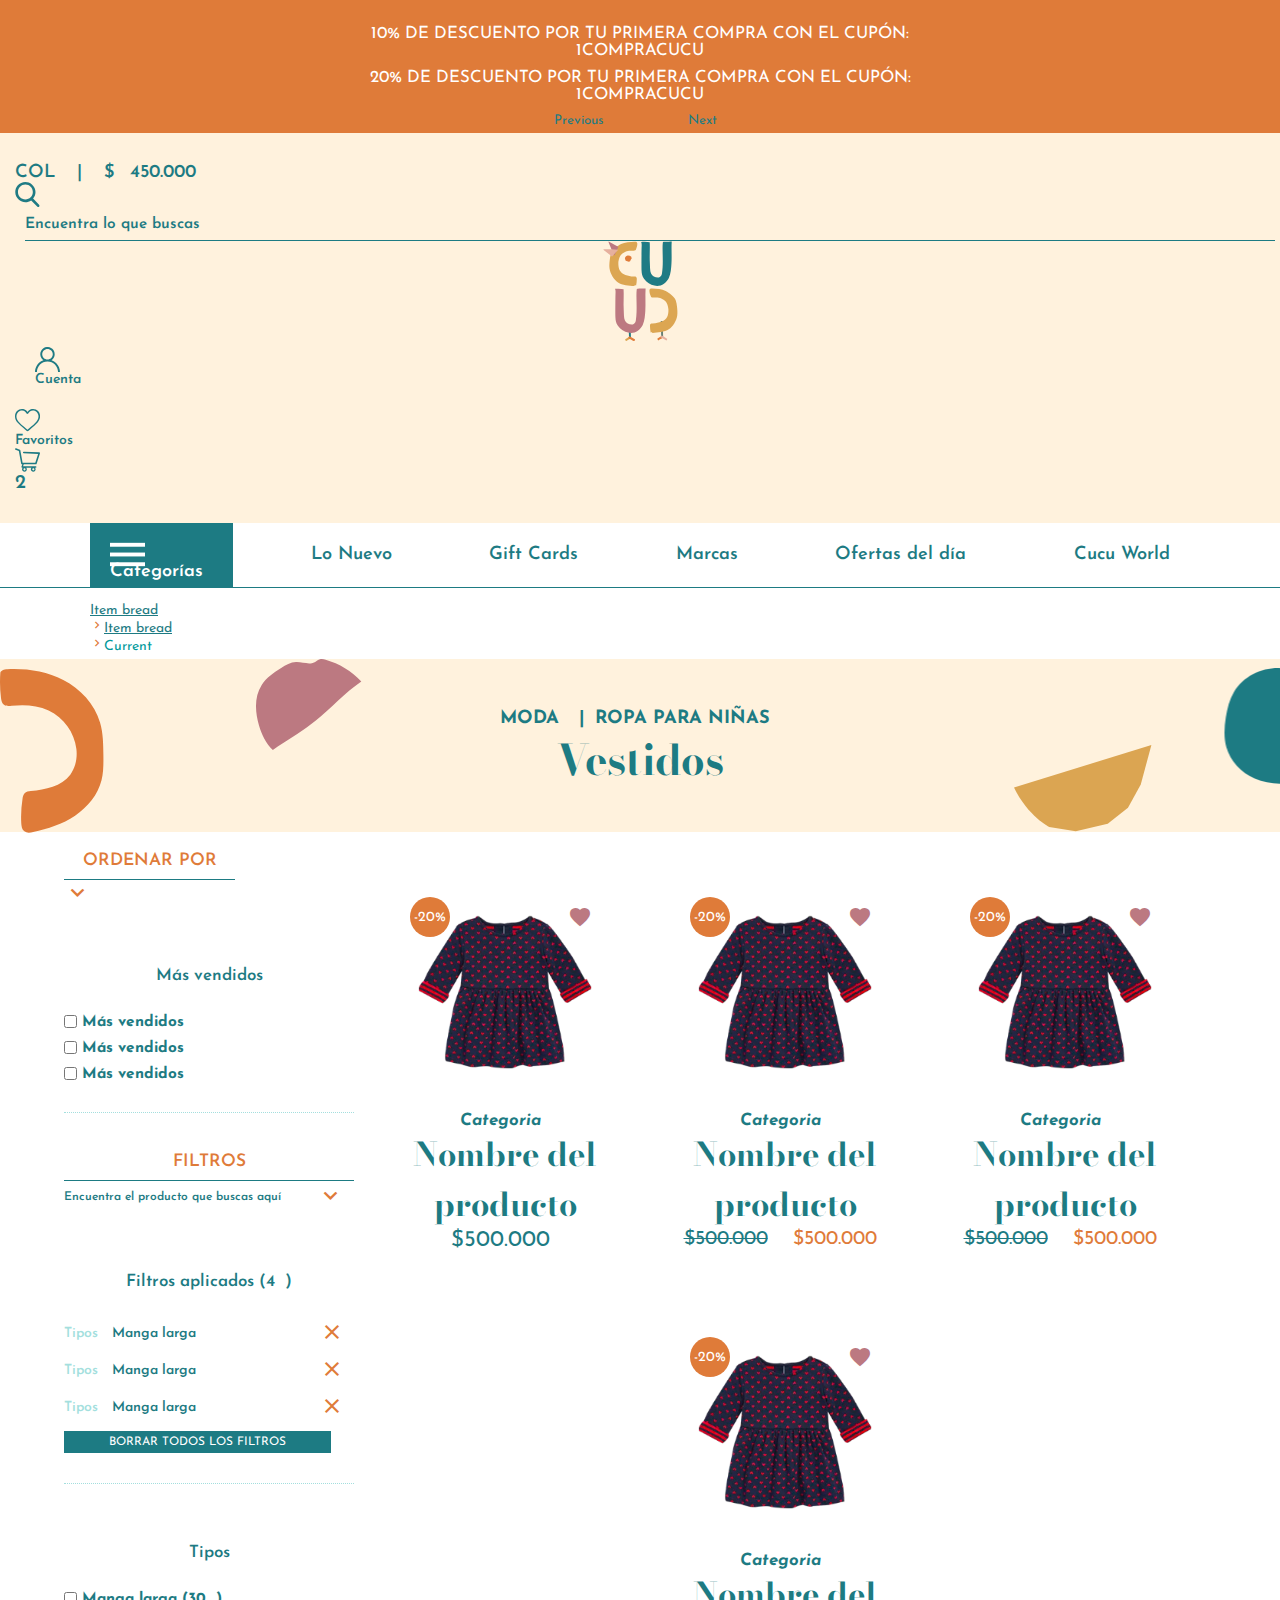
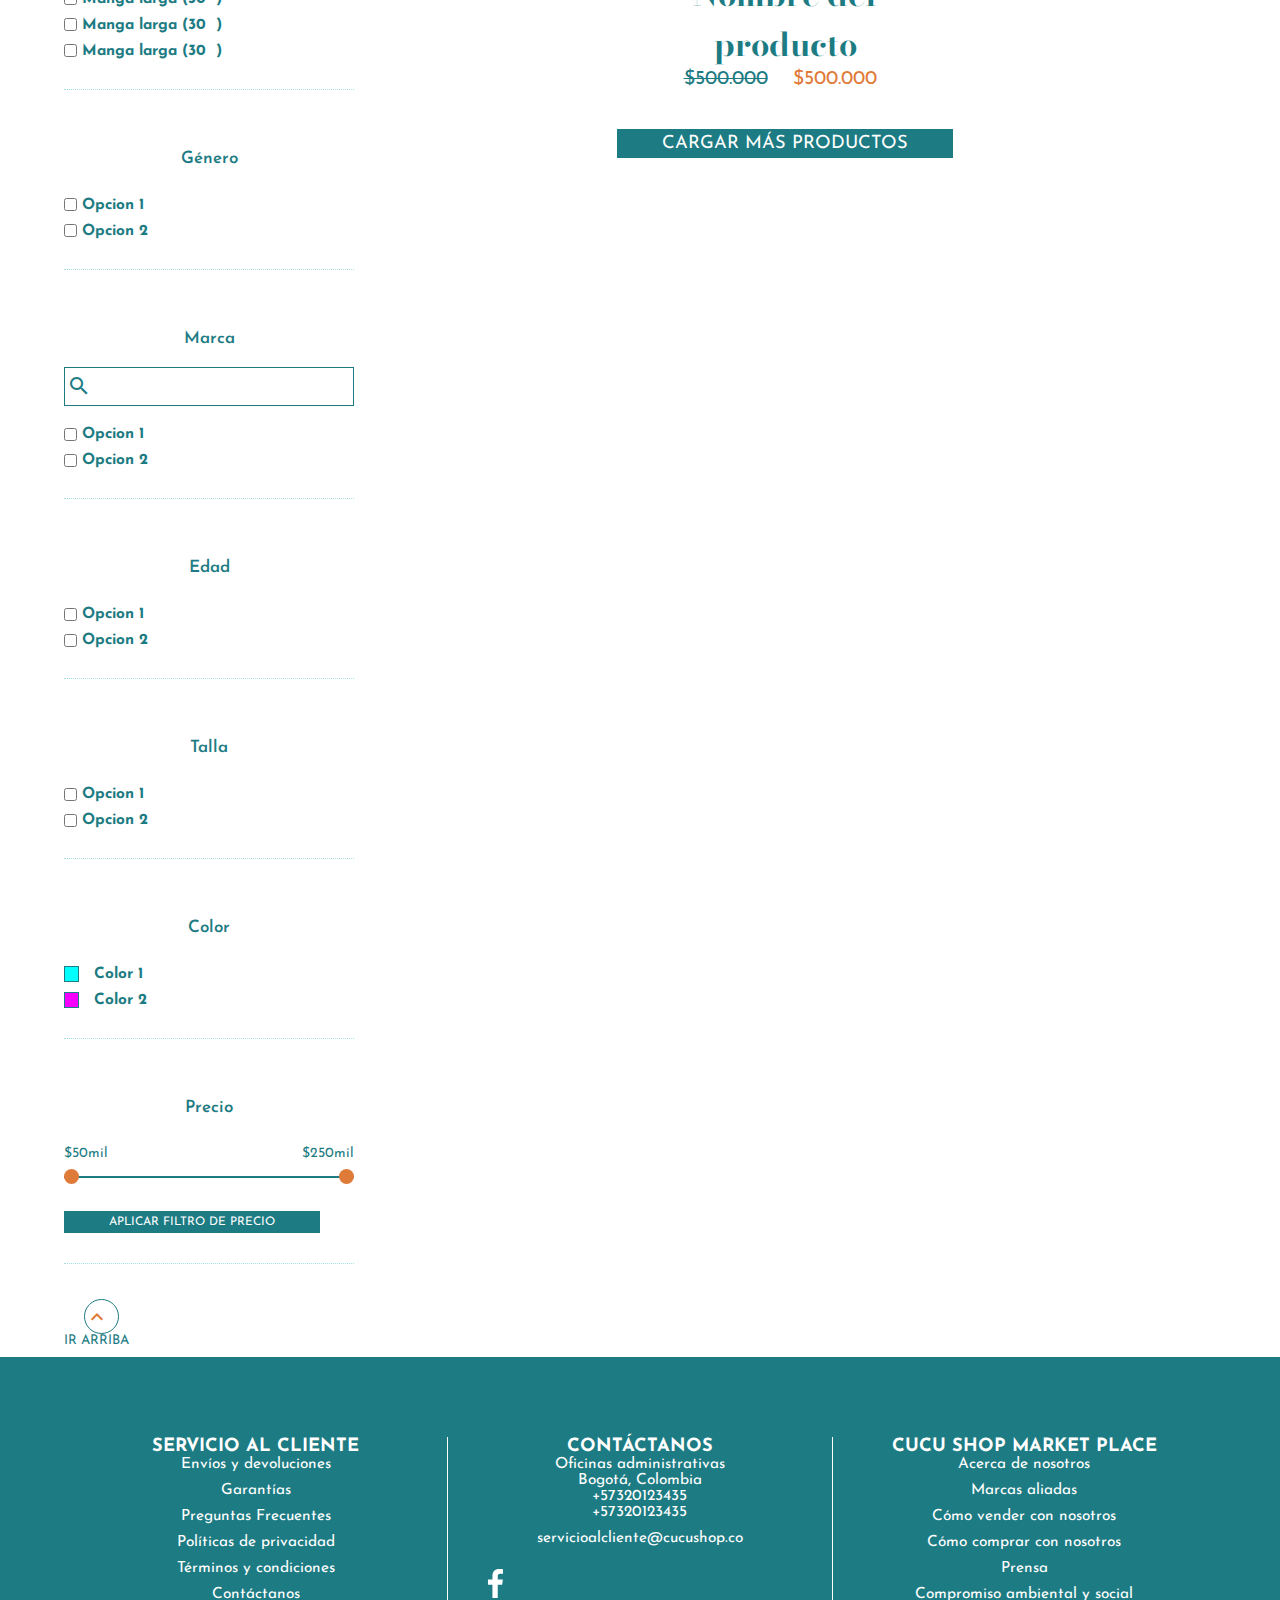
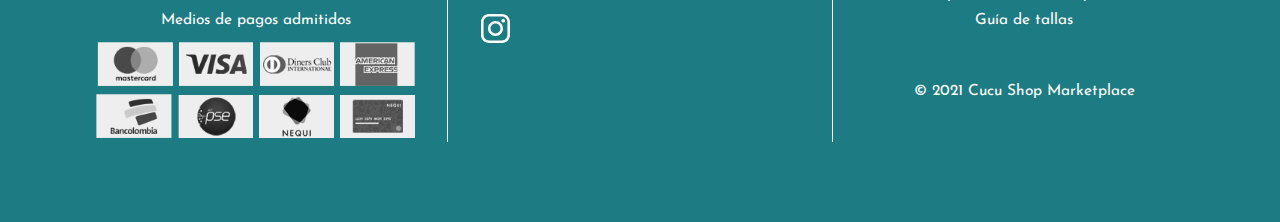
<file: indice-productos.html>
<!DOCTYPE html>
<html lang="en">

<head>
    <meta charset="utf-8">
    <title></title>
    <meta name="viewport" content="width=device-width, initial-scale=1.0">

    <!-- CSS -->
    <link href="style.css" rel="stylesheet" type="text/css">

    <!-- JQUERY -->
    <script src="https://ajax.googleapis.com/ajax/libs/jquery/3.6.0/jquery.min.js"></script>
    <script type="text/javascript" src="js/funciones.js"></script>

    <!-- BOOTSTRAP -->
    <link href="https://cdn.jsdelivr.net/npm/bootstrap@5.0.0-beta1/dist/css/bootstrap.min.css" rel="stylesheet" integrity="sha384-giJF6kkoqNQ00vy+HMDP7azOuL0xtbfIcaT9wjKHr8RbDVddVHyTfAAsrekwKmP1" crossorigin="anonymous">
    <script src="https://cdn.jsdelivr.net/npm/bootstrap@5.0.0-beta1/dist/js/bootstrap.bundle.min.js" integrity="sha384-ygbV9kiqUc6oa4msXn9868pTtWMgiQaeYH7/t7LECLbyPA2x65Kgf80OJFdroafW" crossorigin="anonymous"></script>

    <!-- SLICK SLIDER -->
		<link rel="stylesheet" type="text/css" href="slick/slick.css"/>
		<link rel="stylesheet" type="text/css" href="slick/slick-theme.css"/>
		<script type="text/javascript" src="slick/slick.min.js"></script>
    
    <!-- GOOGLE FONT -->
    <link rel="preconnect" href="https://fonts.googleapis.com">
    <link rel="preconnect" href="https://fonts.gstatic.com" crossorigin>
    <link href="https://fonts.googleapis.com/css2?family=Bodoni+Moda:ital,wght@0,400;0,500;0,600;0,700;1,400;1,500;1,600;1,700&family=Josefin+Sans:ital,wght@0,100;0,200;0,300;0,400;0,500;1,100;1,200;1,300;1,400&display=swap" rel="stylesheet">

    <!-- GOOGLE ICON -->
    <link href="https://fonts.googleapis.com/icon?family=Material+Icons" rel="stylesheet">


    <!-- metadatos  -->
    <meta name="description" content="">
    <meta name="keywords" content="">
    <meta name="author" content="">
    <meta property="og:title" content="">
    <meta property="og:type" content="website">
    <meta property="og:url" content="">
    <meta property="og:image" content="">
    <meta property="og:site_name" content="">
    <meta property="og:description" content="">
    <meta property="og:email" content="">


    <link rel="apple-touch-icon" sizes="57x57" href="images/apple-icon-57x57.png">
    <link rel="apple-touch-icon" sizes="60x60" href="images/apple-icon-60x60.png">
    <link rel="apple-touch-icon" sizes="72x72" href="images/apple-icon-72x72.png">
    <link rel="apple-touch-icon" sizes="76x76" href="images/apple-icon-76x76.png">
    <link rel="apple-touch-icon" sizes="114x114" href="images/apple-icon-114x114.png">
    <link rel="apple-touch-icon" sizes="120x120" href="images/apple-icon-120x120.png">
    <link rel="apple-touch-icon" sizes="144x144" href="images/apple-icon-144x144.png">
    <link rel="apple-touch-icon" sizes="152x152" href="images/apple-icon-152x152.png">
    <link rel="apple-touch-icon" sizes="180x180" href="images/apple-icon-180x180.png">
    <link rel="icon" type="image/png" sizes="192x192"  href="images/android-icon-192x192.png">
    <link rel="icon" type="image/png" sizes="32x32" href="images/favicon-32x32.png">
    <link rel="icon" type="image/png" sizes="96x96" href="images/favicon-96x96.png">
    <link rel="icon" type="image/png" sizes="16x16" href="images/favicon-16x16.png">
    <link rel="manifest" href="images/manifest.json">
    <meta name="msapplication-TileColor" content="#ffffff">
    <meta name="msapplication-TileImage" content="images/ms-icon-144x144.png">
    <meta name="theme-color" content="#ffffff">



</head>


<body>

    <!-- Modal -->

    <div id="lightBox-Back"></div>
    <!-- Fin Modal-->

    <main>

        <!-- CABECERA -->
        <header class="container-fluid" id="header-page">

          <!-- Carrusel Cabecera TOP-->
          <div id="wrap-header-top">

            <div id="carousel-header-top" class="carousel slide" data-bs-ride="carousel">

              <div class="carousel-inner">
                <!-- info slide-->
                <div class="slider-header-top carousel-item w-100 active">
                  <p>10% DE DESCUENTO POR TU PRIMERA COMPRA CON EL CUPÓN: 1COMPRACUCU</p>
                </div>
                <!-- info slide-->
                <div class="slider-header-top carousel-item w-100">
                  <p>20% DE DESCUENTO POR TU PRIMERA COMPRA CON EL CUPÓN: 1COMPRACUCU</p>
                </div>
              </div>
              <button class="carousel-control-prev" type="button" data-bs-target="#carousel-header-top" data-bs-slide="prev">
                <span class="carousel-control-prev-icon" aria-hidden="true"></span>
                <span class="visually-hidden">Previous</span>
              </button>
              <button class="carousel-control-next" type="button" data-bs-target="#carousel-header-top" data-bs-slide="next">
                <span class="carousel-control-next-icon" aria-hidden="true"></span>
                <span class="visually-hidden">Next</span>
              </button>
            </div>
          </div>
          <!-- Fin Carrusel Cabecera TOP-->

          <!-- **** -->

          <!-- Área header-->
          <div id="wrap-header"  class="container-fluid d-flex flex-row justify-content-between align-items-center">
            <!-- costo y buscador -->
            <div id="wrap-moneda-buscador-header" class="d-flex flex-row align-items-center">
              <div id="wrap-moneda-header" class="d-flex flex-row align-items-center">
                <span id="cuenta-pais">COL</span> <span id="cuenta-saparador">&nbsp;|&nbsp;</span> <span id="cuenta-moneda">$</span> <span id="cuenta-valor">450.000</span>
              </div>
              <div id="wrap-buscador-header">
                <form id="search-header" name="search-header" action="" method="POST">
                  <div class="d-flex flex-row align-items-center">
                    <label for="field-search-header" class="">
                      <img src="images/ico-search.svg" class="icono-header" alt="Buscar">
                    </label>
                    <input type="search" id="field-search-header" name="field-search-header" value="Encuentra lo que buscas" class="">
                  </div>
                </form>
              </div>
            </div>

            <!-- Logo -->
            <h1 id="logo-top-header"><a href="">Cucu, Tienda de ropa infantil</a></h1>

            <!-- menu auxiliar y carrito -->
            <div id="wrap-menu-carrito-header" class="d-flex flex-row align-items-center justify-content-end">
              
              <!-- Menu de Cuentas -->
              <label class="" for="check-cuenta">
                <div class="enlace-header d-flex flex-row align-items-center" id="cuenta-header">
                  <img src="images/ico-cuenta.svg" class="icono-header" alt="Cuenta de usuario">
                  <span>Cuenta</span>
                </div>
              </label>
              <input type="checkbox" class="hidden" id="check-cuenta">

                        <!-- menu flotante cuenta -->
                        <div class="" id="menu-cuenta">

                          <div id="puntero-cuenta-box"></div>
                          
                          <label id="close-cuenta-movil" for="check-cuenta">
                            <img src="images/ico-cerrar.svg" alt="icon close menu" id="close-ico-cuenta-movil">
                          </label>   

                          <h3 class="subtitulo-menu-cuenta">TU CUENTA</h3>
                          <ul>
                            <!-- Elemento menu cuenta (data-bs-target y aria-controls, deben coincidir con el id de la sublista ul)-->
                            <li>
                              <div class="wrap-enlace-acordeon-menu-cuenta" data-bs-toggle="collapse" data-bs-target="#submenu-miInformacion" aria-expanded="true" aria-controls="submenu-miInformacion">
                                <a class="enlace-acordeon-menu-cuenta">Mi información</a>
                                <span class="material-icons">expand_more</span>
                              </div>
                              <ul id="submenu-miInformacion" class="collapse">
                                <li><a href="" class="subenlace-acordeon-menu-cuenta">Perfil</a></li>
                                <li><a href="" class="subenlace-acordeon-menu-cuenta">Direcciones</a></li>
                                <li><a href="" class="subenlace-acordeon-menu-cuenta">Métodos de pago</a></li>
                                <li><a href="" class="subenlace-acordeon-menu-cuenta">Cambiar contraseñas</a></li>
                              </ul>
                            </li>
                            <!-- Elemento menu cuenta (data-bs-target y aria-controls, deben coincidir con el id de la sublista ul)-->
                            <li>
                              <div class="wrap-enlace-acordeon-menu-cuenta" data-bs-toggle="collapse" data-bs-target="#submenu-miOrdenes" aria-expanded="true" aria-controls="submenu-miOrdenes">
                                <a href="" class="enlace-acordeon-menu-cuenta">Mis órdenes</a>
                                <span class="material-icons">expand_more</span>
                              </div>
                              <ul id="submenu-miOrdenes" class="collapse">
                                <li><a href="" class="subenlace-acordeon-menu-cuenta"></a></li>
                              </ul>
                            </li>
                            <!-- Elemento menu cuenta (data-bs-target y aria-controls, deben coincidir con el id de la sublista ul)-->
                            <li>
                              <div class="wrap-enlace-acordeon-menu-cuenta" data-bs-toggle="collapse" data-bs-target="#submenu-devoluciones" aria-expanded="true" aria-controls="submenu-devoluciones">
                                <a href="" class="enlace-acordeon-menu-cuenta">Devoluciones</a>
                                <span class="material-icons">expand_more</span>
                              </div>
                              <ul id="submenu-devoluciones" class="collapse">
                                <li><a href="" class="subenlace-acordeon-menu-cuenta"></a></li>
                              </ul>
                            </li>
                            <!-- Elemento menu cuenta (data-bs-target y aria-controls, deben coincidir con el id de la sublista ul)-->
                            <li>
                              <div class="wrap-enlace-acordeon-menu-cuenta" data-bs-toggle="collapse" data-bs-target="#submenu-giftCreditos" aria-expanded="true" aria-controls="submenu-giftCreditos">
                                <a href="" class="enlace-acordeon-menu-cuenta">Gift Cards y Crédito</a>
                                <span class="material-icons">expand_more</span>
                              </div>
                              <ul id="submenu-giftCreditos" class="collapse">
                                <li><a href="" class="subenlace-acordeon-menu-cuenta"></a></li>
                              </ul>
                            </li>
                            <!-- Elemento menu cuenta (data-bs-target y aria-controls, deben coincidir con el id de la sublista ul)-->
                            <li>
                              <div class="wrap-enlace-acordeon-menu-cuenta" data-bs-toggle="collapse" data-bs-target="#submenu-perfilHijos" aria-expanded="true" aria-controls="submenu-perfilHijos">
                                <a href="" class="enlace-acordeon-menu-cuenta">Perfil de Hijos</a>
                                <span class="material-icons">expand_more</span>
                              </div>
                              <ul id="submenu-perfilHijos" class="collapse">
                                <li><a href="" class="subenlace-acordeon-menu-cuenta"></a></li>
                              </ul> 
                            </li>   
                          </ul>
                          <a href="" class="enlace-cerrar-menu-cuenta">Cerrar sesión</a>
                        </div>
                        <!-- Fin menu flotante cuenta -->


              <!-- Cierre menu de Cuentas-->
              <!-- ****** -->
              
              <a href="" class="d-flex flex-row align-items-center enlace-header">
                <img src="images/ico-favoritos.svg" class="icono-header" alt="Productos favoritos">
                <span>Favoritos</span>
              </a>
              <a href="" class="d-flex flex-row align-items-center enlace-header carrito-header">
                <img src="images/ico-carrito.svg" class="icono-header" alt="carrito de compras">
                <span>2</span>
              </a>
            </div>



          </div>
          <!-- Fin Área header-->


        </header>
        <!-- *********** -->
        <!-- *********** -->
        <!-- *********** -->
        <!-- *********** -->

        <!-- MENÚ PRINCIPAL -->
        <nav id="wrap-navegador-principal">
          <ul id="navegador-principal">
              <!-- Boton categorías-->
              <li class="boton-categorias-principal">

                  <label id="boton-categorias" for="check-categorias" class="d-flex flex-row align-items-center justify-content-center">
                      <div id="wrap-ico-btVerCategorias">
                        <img src="images/menu.svg" alt="icon view menu" id="open-ico">
                        <img src="images/ico-cerrar.svg" alt="icon close menu" id="close-ico">
                      </div>
                      <span>Categorías</span>
                  </label>
                  <input type="checkbox" class="hidden" id="check-categorias">

                          <!-- Menú categorías oculto -->
                          <div id="wrap-categorias-nav">

                            <label id="close-categorias-movil" for="check-categorias">
                                <img src="images/ico-cerrar.svg" alt="icon close menu" id="close-ico-categorias-movil">
                            </label>    

                            <!-- Contenedor que organiza las categorías en dos columnas-->
                            <div id="categorias-nav-content">

                              <!-- Lista con toda la info de las categorías -->
                              <ul id="lista-categorias-nav-content">
                                
                                <!-- Categoría ************************* -->
                                <li class="item-categoria">
                                  <!-- Item principal de la categoría -->
                                  <button class="boton-item-principal-categoria">
                                    <span class="label-boton-item-principal-categoria">Moda</span>
                                    <span class="material-icons">chevron_right</span>
                                  </button>
                                  <!-- Finaliza el ítem principal -->
                                  <!-- Contenedor sub categorías-->
                                  <section class="wrap-subcategorias-nav">
                                      <!-- grupo de categorías-->
                                      <div class="subcategoria-nav">
                                        <h3 class="subtitulo-subcategoria-nav">Por edades</h3>
                                        <a href="" class="enlace-subcategoria-nav">Bebés 0-2 años</a>
                                        <a href="" class="enlace-subcategoria-nav">Niños de 2-10 años</a>
                                        <a href="" class="enlace-subcategoria-nav">Niños de 11-14 años</a>
                                        <a href="" class="enlace-verTodo-subcategoria-nav">Ver todo</a>
                                      </div>
                                      <!-- fin grupo de categorías-->
                                      <!-- grupo de categorías-->
                                      <div class="subcategoria-nav">
                                        <h3 class="subtitulo-subcategoria-nav">Por edad</h3>
                                        <a href="" class="enlace-subcategoria-nav">Bebés 0-2 años</a>
                                        <a href="" class="enlace-subcategoria-nav">Niños de 2-10 años</a>
                                        <a href="" class="enlace-subcategoria-nav">Niños de 11-14 años</a>
                                        <a href="" class="enlace-verTodo-subcategoria-nav">Ver todo</a>
                                      </div>
                                      <!-- fin grupo de categorías-->
                                  </section>
                                  <!-- Fin contenedor sub categorías-->
                                </li>
                                <!-- Fin Categoría -->

                                <!-- *** -->

                                <!-- Categoría ************************* -->
                                <li class="item-categoria">
                                  <!-- Item principal de la categoría -->
                                  <button class="boton-item-principal-categoria">
                                    <span class="label-boton-item-principal-categoria">Moda</span>
                                    <span class="material-icons">chevron_right</span>
                                  </button>
                                  <!-- Finaliza el ítem principal -->
                                  <!-- Contenedor sub categorías-->
                                  <section class="wrap-subcategorias-nav">
                                      <!-- grupo de categorías-->
                                      <div class="subcategoria-nav">
                                        <h3 class="subtitulo-subcategoria-nav">Por edad</h3>
                                        <a href="" class="enlace-subcategoria-nav">Bebés 0-2 años</a>
                                        <a href="" class="enlace-subcategoria-nav">Niños de 2-10 años</a>
                                        <a href="" class="enlace-subcategoria-nav">Niños de 11-14 años</a>
                                        <a href="" class="enlace-verTodo-subcategoria-nav">Ver todo</a>
                                      </div>
                                      <!-- fin grupo de categorías-->
                                      <!-- grupo de categorías-->
                                      <div class="subcategoria-nav">
                                        <h3 class="subtitulo-subcategoria-nav">Por edad</h3>
                                        <a href="" class="enlace-subcategoria-nav">Bebés 0-2 años</a>
                                        <a href="" class="enlace-subcategoria-nav">Niños de 2-10 años</a>
                                        <a href="" class="enlace-subcategoria-nav">Niños de 11-14 años</a>
                                        <a href="" class="enlace-verTodo-subcategoria-nav">Ver todo</a>
                                      </div>
                                      <!-- fin grupo de categorías-->
                                      <!-- grupo de categorías-->
                                      <div class="subcategoria-nav">
                                        <h3 class="subtitulo-subcategoria-nav">Por edad</h3>
                                        <a href="" class="enlace-subcategoria-nav">Bebés 0-2 años</a>
                                        <a href="" class="enlace-subcategoria-nav">Niños de 2-10 años</a>
                                        <a href="" class="enlace-subcategoria-nav">Niños de 11-14 años</a>
                                        <a href="" class="enlace-verTodo-subcategoria-nav">Ver todo</a>
                                      </div>
                                      <!-- fin grupo de categorías-->
                                  </section>
                                  <!-- Fin contenedor sub categorías-->
                                </li>
                                <!-- Fin Categoría -->
                              </ul>
                              <!-- Lista con toda la info de las categorías -->

                              <!-- Contenedor que recibe las subcategorías al click / No borrar auque está vacío -->
                              <div id="subcategorias-nav-content">

                              </div>
                              <!-- Fin Contenedor que recibe las subcategorías al click / No borrar auque está vacío  -->

                            </div>
                            <!-- Fin contenedor que organiza las categorías en dos columnas-->

                          </div>
                          <!-- Fin Menú categorías oculto-->



              </li>
              <!-- menu normal-->
              <li><a href="" class="boton-menu-principal">Lo Nuevo</a></li>
              <li><a href="" class="boton-menu-principal">Gift Cards</a></li>
              <li><a href="" class="boton-menu-principal">Marcas</a></li>
              <li><a href="" class="boton-menu-principal bt-ofertas">Ofertas <span>del día</span></a></li>
              <li><a href="" class="boton-menu-principal bt-cucu-world">Cucu World</a></li>
            </ul>

        </nav>
        <!-- Finaliza el menú principal -->
        <!-- *********** -->
        <!-- *********** -->
        <!-- *********** -->
        <!-- *********** -->

        <!-- *********** -->
        <!-- *********** -->
        <!-- *********** -->
        <!-- *********** -->
        <!-- *********** -->
        <!-- *********** -->
        <!-- *********** -->
        <!-- *********** -->

        <!-- *********** -->
        <!-- *********** -->
        <!-- *********** -->
        <!-- *********** -->
        <!-- BREADCRUMBS -->

        <nav aria-label="breadcrumb" id="wrap-breadcrumbs">
          <ol class="breadcrumb">
            <li class="breadcrumb-item"><a href="#">Item bread</a></li>
            <li class="breadcrumb-item"><a href="#">Item bread</a></li>
            <li class="breadcrumb-item active" aria-current="page">Current</li>
          </ol>
        </nav>

        <!-- Finaliza el breadcrumbs -->
        <!-- *********** -->
        <!-- *********** -->
        <!-- *********** -->
        <!-- *********** -->


        <!-- *********** -->
        <!-- *********** -->
        <!-- *********** -->
        <!-- *********** -->
        <!-- CONTENEDOR PRINCIPAL DE FILTROS Y PRODUCTOS -->

        <div id="cabecera-seccion">
            <div id="wrap-categoria-global-cabecera-seccion">
              <h4 class="categoria-global-cabecera-seccion">MODA</h4>
              <h4 class="categoria-global-cabecera-seccion">ROPA PARA NIÑAS</h4>
            </div>
            <h2 class="categoria-cabecera-seccion">Vestidos</h2>
            <!-- figuras -->
            <img src="images/Trazado245.png" alt="adorno en página" class="adorno-cabecera-seccion" id="adorno-cabecera-seccion-1">
            <img src="images/Trazado247.png" alt="adorno en página" class="adorno-cabecera-seccion" id="adorno-cabecera-seccion-2">
            <img src="images/Trazado246.png" alt="adorno en página" class="adorno-cabecera-seccion" id="adorno-cabecera-seccion-3">
            <img src="images/Trazado248.png" alt="adorno en página" class="adorno-cabecera-seccion" id="adorno-cabecera-seccion-4">
        </div>

        <!-- inicia el contenedor de la columna de filtros y de la columna de productos-->
        <div id="wrap-indice-filtro-productos" class="row">

          <!-- inicia la columna de filtros-->
          <div id="wrap-filtro-productos">


            <!-- contenedor de "ordenar por"-->
            <div id="wrap-ordenar-por" class="contenedor-filtro">
 
              <button  class="wrap-titulo-filtro" id="up-down-ordenar-por" type="button" data-expand="false">
                <h3 class="titulo-filtro">ORDENAR POR</h3>
                <span class="info-filtro" data-value="Más vendidos"></span>
                <span class="material-icons down-filtro">expand_more</span>
              </button>
              

              <!-- Contenedor para ocultar los filtros en el movil -->
              <div class="contenedor-movil-columna-ordenar-por">
                
                <!-- Listado de filtros Ordenar por.... -->
                <div class="wrap-listado-filtros accordion">
                  <div class="accordion-item">
                    <h4 class="accordion-header">
                      <button class="accordion-button" type="button" data-bs-toggle="collapse" data-bs-target="#collapseOrdenar" aria-expanded="true" aria-controls="collapseOrdenar">
                          Más vendidos
                      </button>
                    </h4>

                    <ul class="lista-filtros accordion-collapse collapse show"  id="collapseOrdenar">
                      <li>
                        <input type="checkbox" name="mas-vendidos" id="mas-vendidos">
                        <label for="mas-vendidos">Más vendidos</label>
                      </li>
                      <li>
                        <input type="checkbox" name="" id="">
                        <label for="mas-vendidos">Más vendidos</label>
                      </li>
                      <li>
                        <input type="checkbox" name="" id="">
                        <label for="mas-vendidos">Más vendidos</label>
                      </li>
                    </ul>
                  </div>
                </div>
                <!-- Fin listado de filtros Ordenar por... -->

              </div>
              <!-- Fin contenedor que oculta los filtros en el movil -->

            </div>
            <!-- fin contenedor de "ordenar por"-->
            <!-- *********** -->


            <!-- contenedor de "Filtros"-->
            <div id="wrap-filtros" class="contenedor-filtro">


              <button class="wrap-titulo-filtro" id="up-down-filtros" type="button" data-expand="false">
                <h3 class="titulo-filtro">FILTROS</h3>
                <span class="info-filtro" data-value="200 ítems">Encuentra el producto que buscas aquí</span>
                <span class="material-icons down-filtro">expand_more</span>
              </button>

              <!-- Contenedor para ocultar los filtros en el movil -->
              <div class="contenedor-movil-columna-filtros" data-visible="false">

                <!-- Listado de filtros Seleccionados.... -->
                <div class="wrap-listado-filtros accordion">
                  <div class="accordion-item">
                    <h4 class="accordion-header">
                      <button class="accordion-button" type="button" data-bs-toggle="collapse" data-bs-target="#collapseAplicados" aria-expanded="true" aria-controls="collapseAplicados">
                          Filtros aplicados (<span>4</span>)
                      </button>
                    </h4>

                    <div class="lista-filtros accordion-collapse collapse show"  id="collapseAplicados">

                      <ul class="lista-filtros-seleccionados">
                        <li>
                          <div>
                            <span class="tipologia-lista-filtros">Tipos</span>
                            <span class="nombre-lista-filtros">Manga larga</span>
                          </div>
                          <button type="button" role="button"><span class="material-icons remove-lista-filtros">clear</span></button>
                        </li>
                        <li>
                          <div>
                            <span class="tipologia-lista-filtros">Tipos</span>
                            <span class="nombre-lista-filtros">Manga larga</span>
                          </div>
                          <button type="button" role="button"><span class="material-icons remove-lista-filtros">clear</span></button>
                        </li>
                        <li>
                          <div>
                            <span class="tipologia-lista-filtros">Tipos</span>
                            <span class="nombre-lista-filtros">Manga larga</span>
                          </div>
                          <button type="button" role="button"><span class="material-icons remove-lista-filtros">clear</span></button>
                        </li>
                      </ul>
                      <a href="" class="boton back2 w-100 bt-filtros">BORRAR TODOS LOS FILTROS</a>
                    </div>

                  </div>
                </div>
                <!-- Fin listado de filtros Seleccionados... -->
                <!-- **** -->


                <!-- Listado de filtros Tipo -->
                <div class="wrap-listado-filtros accordion">
                  <div class="accordion-item">
                    <h4 class="accordion-header">
                      <button class="accordion-button" type="button" data-bs-toggle="collapse" data-bs-target="#collapseTipos" aria-expanded="true" aria-controls="collapseTipos">
                          Tipos
                      </button>
                    </h4>

                    <ul class="lista-filtros accordion-collapse collapse show"  id="collapseTipos">
                      <li>
                        <input type="checkbox" name="manga-larga" id="manga-larga">
                        <label for="manga-larga">Manga larga (<span>30</span>)</label>
                      </li>
                      <li>
                        <input type="checkbox" name=" " id=" ">
                        <label for=" ">Manga larga (<span>30</span>)</label>
                      </li>
                      <li>
                        <input type="checkbox" name=" " id=" ">
                        <label for=" ">Manga larga (<span>30</span>)</label>
                      </li>
                    </ul>
                  </div>
                </div>
                <!-- Fin Listado de filtros Tipo... -->
                <!--****-->


                <!-- Listado de filtros Genero -->
                <div class="wrap-listado-filtros accordion">
                  <div class="accordion-item">
                    <h4 class="accordion-header">
                      <button class="accordion-button" type="button" data-bs-toggle="collapse" data-bs-target="#collapseGenero" aria-expanded="true" aria-controls="collapseGenero">
                          Género
                      </button>
                    </h4>

                    <ul class="lista-filtros accordion-collapse collapse show"  id="collapseGenero">
                      <li>
                        <input type="checkbox" name="" id="">
                        <label for="manga-larga">Opcion 1</label>
                      </li>
                      <li>
                        <input type="checkbox" name=" " id=" ">
                        <label for=" ">Opcion 2</label>
                      </li>
                    </ul>
                  </div>
                </div>
                <!-- Fin Listado de filtros Genero... -->
                <!--****-->


                <!-- Listado de filtros Marca -->
                <div class="wrap-listado-filtros accordion">
                  <div class="accordion-item">
                    <h4 class="accordion-header">
                      <button class="accordion-button" type="button" data-bs-toggle="collapse" data-bs-target="#collapseMarca" aria-expanded="true" aria-controls="collapseMarca">
                          Marca
                      </button>
                    </h4>

                    <div class=" accordion-collapse collapse show"  id="collapseMarca">

                      <form class="wrap-search-filtros" name="" method="POST" action="">
                        <button type="submit" class="bt-ico-search-filtros">
                          <span class="material-icons">search</span>
                        </button>
                        <input type="search" name="" class="input-search-filtros">
                      </form>

                      <ul class="lista-filtros">
                        <li>
                          <input type="checkbox" name="" id="">
                          <label for="manga-larga">Opcion 1</label>
                        </li>
                        <li>
                          <input type="checkbox" name=" " id=" ">
                          <label for=" ">Opcion 2</label>
                        </li>
                      </ul>

                    </div>

                  </div>
                </div>
                <!-- Fin Listado de filtros Marca... -->
                <!--****-->


                <!-- Listado de filtros Edad -->
                <div class="wrap-listado-filtros accordion">
                  <div class="accordion-item">
                    <h4 class="accordion-header">
                      <button class="accordion-button" type="button" data-bs-toggle="collapse" data-bs-target="#collapseEdad" aria-expanded="true" aria-controls="collapseEdad">
                          Edad
                      </button>
                    </h4>

                    <ul class="lista-filtros accordion-collapse collapse show"  id="collapseEdad">
                      <li>
                        <input type="checkbox" name="" id="">
                        <label for="manga-larga">Opcion 1</label>
                      </li>
                      <li>
                        <input type="checkbox" name=" " id=" ">
                        <label for=" ">Opcion 2</label>
                      </li>
                    </ul>
                  </div>
                </div>
                <!-- Fin Listado de filtros Marca... -->
                <!--****-->


                <!-- Listado de filtros Talla -->
                <div class="wrap-listado-filtros accordion">
                  <div class="accordion-item">
                    <h4 class="accordion-header">
                      <button class="accordion-button" type="button" data-bs-toggle="collapse" data-bs-target="#collapseTalla" aria-expanded="true" aria-controls="collapseTalla">
                        Talla
                      </button>
                    </h4>

                    <ul class="lista-filtros accordion-collapse collapse show"  id="collapseTalla">
                      <li>
                        <input type="checkbox" name="" id="">
                        <label for="manga-larga">Opcion 1</label>
                      </li>
                      <li>
                        <input type="checkbox" name=" " id=" ">
                        <label for=" ">Opcion 2</label>
                      </li>
                    </ul>
                  </div>
                </div>
                <!-- Fin Listado de filtros Talla... -->
                <!--****-->


                <!-- Listado de filtros Color -->
                <div class="wrap-listado-filtros accordion">
                  <div class="accordion-item">
                    <h4 class="accordion-header">
                      <button class="accordion-button" type="button" data-bs-toggle="collapse" data-bs-target="#collapseColor" aria-expanded="true" aria-controls="collapseColor">
                        Color
                      </button>
                    </h4>

                    <ul class="lista-filtros accordion-collapse collapse show"  id="collapseColor">
                      <li>
                        <div class="square-filtro-color" style="background-color: aqua;"></div>
                        <input type="checkbox" id="color1" name="color1" class="hidden colorCheck">
                        <label for="color1" class="nombre-lista-filtros">Color 1</label>
                        
                      </li>
                      <li>
                        <div class="square-filtro-color" style="background-color: #f700ff;"></div>
                        <input type="checkbox" id="color2" name="color2" class="hidden colorCheck">
                        <label for="color2" class="nombre-lista-filtros">Color 2</label>
                      </li>
                    </ul>
                  </div>
                </div>
                <!-- Fin Listado de filtros Color... -->
                <!--****-->

                <!-- Listado de filtros Precio -->
                <div class="wrap-listado-filtros accordion">
                  <div class="accordion-item">
                    <h4 class="accordion-header">
                      <button class="accordion-button" type="button" data-bs-toggle="collapse" data-bs-target="#collapsePrecio" aria-expanded="true" aria-controls="collapsePrecio">
                        Precio
                      </button>
                    </h4>

                    <div class="lista-filtros accordion-collapse collapse show"  id="collapsePrecio">

                      <form id="wrap-precio-filtros" name="" method="POST" action="">
                        <div id="wrap-min-max-precio-filtros">
                          <p id="min-precio-filtros">$50mil</p>
                          <p id="max-precio-filtros">$250mil</p>
                        </div>
                        <!-- <input type="range" class="form-range" min="50" max="250" step="0.5">-->

                        <div id="wrap-range-precio-filtros">
                          <input value="50" min="50" max="250" step="0.5" type="range" id="range-min-precio-filtros">
                          <input value="250" min="50" max="250" step="0.5" type="range" id="range-max-precio-filtros">
                        </div>

                      </form>

                      <a href="" class="boton back2 w-100 bt-filtros">APLICAR FILTRO DE PRECIO</a>

                    </div>

                  </div>
                </div>
                <!-- Fin Listado de filtros Precio... -->
                <!--****-->

              </div>
              <!-- Fin Contenedor para ocultar los filtros en el movil -->

            </div>
            <!-- fin contenedor de "Filtros"-->

          </div>
          <!-- finaliza la columna de filtros-->
          <!-- *********** -->
          <!-- *********** -->

          <!-- inicia la columna de indice de productos-->
          <div  id="wrap-indice-productos">

            <!-- Inica el contenedor de productos-->
            <div id="indice-productos">
            
                        <!-- Producto -->
                        <div class="wrap-articulo-indice">

                            <div class="thumb-articulo-indice">
                              
                              <!-- Favorito -->
                              <div class="favorite-icon-thumb-articulo-indice">
                                <span class="material-icons">favorite</span>
                              </div>

                              <!-- descuento -->
                              <div class="descuento-thumb-articulo-indice">
                                -20%
                              </div>

                              <!-- Boton de compra -->
                              <a href="" class="boton back5 bt-articulo-indice">COMPRA RÁPIDA</a>

                              <img src="images/Grupo 264.png" alt="">

                            </div>

                            <div class="info-articulo-indice">
                              <h4 class="cat-articulo-indice">Categoria</h4>
                              <a href="" class="nombre-articulo-indice"><h3>Nombre del producto</h3></a>
                              <div class="wrap-precio-articulo-indice">
                                <span class="precio-articulo-indice">$500.000</span>
                              </div>  
                            </div>

                        </div>
                        <!-- Fin del Producto --------- -->

                        <!-- Producto -->
                        <div class="wrap-articulo-indice">

                          <div class="thumb-articulo-indice">
                            
                            <!-- Favorito -->
                            <div class="favorite-icon-thumb-articulo-indice">
                              <span class="material-icons">favorite</span>
                            </div>

                            <!-- descuento -->
                            <div class="descuento-thumb-articulo-indice">
                              -20%
                            </div>

                            <!-- Boton de compra -->
                            <a href="" class="boton back5 bt-articulo-indice">COMPRA RÁPIDA</a>

                            <img src="images/Grupo 264.png" alt="">

                          </div>

                          <div class="info-articulo-indice">
                            <h4 class="cat-articulo-indice">Categoria</h4>
                            <a href="" class="nombre-articulo-indice"><h3>Nombre del producto</h3></a>
                            <div class="wrap-precio-articulo-indice">
                              <span class="precio-articulo-indice-anterior">$500.000</span>
                              <span class="precio-articulo-indice-actual">$500.000</span>
                            </div>  
                          </div>

                      </div>
                      <!-- Fin del Producto --------- -->

                      <!-- Producto -->
                      <div class="wrap-articulo-indice">

                        <div class="thumb-articulo-indice">
                          
                          <!-- Favorito -->
                          <div class="favorite-icon-thumb-articulo-indice">
                            <span class="material-icons">favorite</span>
                          </div>

                          <!-- descuento -->
                          <div class="descuento-thumb-articulo-indice">
                            -20%
                          </div>

                          <!-- Boton de compra -->
                          <a href="" class="boton back5 bt-articulo-indice">COMPRA RÁPIDA</a>

                          <img src="images/Grupo 264.png" alt="">

                        </div>

                        <div class="info-articulo-indice">
                          <h4 class="cat-articulo-indice">Categoria</h4>
                          <a href="" class="nombre-articulo-indice"><h3>Nombre del producto</h3></a>
                          <div class="wrap-precio-articulo-indice">
                            <span class="precio-articulo-indice-anterior">$500.000</span>
                            <span class="precio-articulo-indice-actual">$500.000</span>
                          </div>  
                        </div>

                    </div>
                    <!-- Fin del Producto --------- -->

                    <!-- Producto -->
                    <div class="wrap-articulo-indice">

                      <div class="thumb-articulo-indice">
                        
                        <!-- Favorito -->
                        <div class="favorite-icon-thumb-articulo-indice">
                          <span class="material-icons">favorite</span>
                        </div>

                        <!-- descuento -->
                        <div class="descuento-thumb-articulo-indice">
                          -20%
                        </div>

                        <!-- Boton de compra -->
                        <a href="" class="boton back5 bt-articulo-indice">COMPRA RÁPIDA</a>

                        <img src="images/Grupo 264.png" alt="">

                      </div>

                      <div class="info-articulo-indice">
                        <h4 class="cat-articulo-indice">Categoria</h4>
                        <a href="" class="nombre-articulo-indice"><h3>Nombre del producto</h3></a>
                        <div class="wrap-precio-articulo-indice">
                          <span class="precio-articulo-indice-anterior">$500.000</span>
                          <span class="precio-articulo-indice-actual">$500.000</span>
                        </div>  
                      </div>

                  </div>
                  <!-- Fin del Producto --------- -->

            </div>
            <!-- finaliza el contenedor de productos-->
            <div id="wrap-contador-indice-productos">

              <div id="contador-indice-productos"></div>
  
              <a href="" class="boton back2">CARGAR MÁS PRODUCTOS</a>
            </div>


          </div>
          <!-- finaliza la columna de indice de productos-->
          <!-- *********** -->
          <!-- *********** -->

          

        </div>
        <!-- finaliza el contenedor de la columna de filtros y de la columna de productos-->

        <!-- Finaliza el contenedor principal de filtros y productos -->
        <!-- *********** -->
        <!-- *********** -->
        <!-- *********** -->
        <!-- *********** -->


        <!-- *********** -->
        <!-- *********** -->
        <!-- *********** -->
        <!-- *********** -->
        <!-- BOTÓN TOP -->

        <div class="boton-go-top-columna">
          <button id="boton-go-top"  type="button" role="button">
            <div id="wrap-ico-go-top">
              <span class="material-icons">expand_less</span>
            </div>
            <span id="label-boton-go-top">IR ARRIBA</span>
          </button>
        </div>

        <!-- Finaliza Botón TOP -->
        <!-- *********** -->
        <!-- *********** -->
        <!-- *********** -->
        <!-- *********** -->




        
        <!-- *********** -->
        <!-- *********** -->
        <!-- *********** -->
        <!-- *********** -->
        <!-- FOOTER -->
        <footer id="footer-page">
          <div id="wrap-info-footer">

            <!-- Servicio al Cliente-->
            <div class="columna-info-footer">
              <h2>SERVICIO AL CLIENTE</h2>
              <a href="">Envíos y devoluciones</a>
              <a href="">Garantías</a>
              <a href="">Preguntas Frecuentes</a>
              <a href="">Políticas de privacidad</a>
              <a href="">Términos y condiciones</a>
              <a href="">Contáctanos</a>
              <p>Medios de pagos admitidos</p>
              <div class="pagos-footer">
                <img src="images/pagos1_03.png" alt="">
                <img src="images/pagos1_05.png" alt="">
                <img src="images/pagos1_07.png" alt="">
                <img src="images/pagos1_09.png" alt="">
                <img src="images/pagos1_11.png" alt="">
                <img src="images/pagos2_03.png" alt="">
                <img src="images/pagos2_05.png" alt="">
                <img src="images/pagos2_07.png" alt="">
              </div>
            </div>
            <!-- Fin Servicio al Cliente-->

            <!-- Contáctanos-->
            <div class="columna-info-footer">
              <h2>CONTÁCTANOS</h2>
              <p>Oficinas administrativas <br>
                Bogotá, Colombia <br>
                +57320123435<br>+57320123435</p>
                <a href="mailto:servicioalcliente@cucushop.co">servicioalcliente@cucushop.co</a>

                <div id="wrap-rrss-footer" class="d-flex flex-row align-items-center justify-content-center">
                  <a href="" class="rrss-footer">
                    <img src="images/simbolo-de-la-aplicacion-de-facebook.svg" alt="logo facebook">
                  </a>
                  <a href="" class="rrss-footer">
                    <img src="images/logotipo-de-instagram.svg" alt="logo instagram">
                  </a>
                </div>
            </div>
            <!-- Fin Contáctanos -->

            <!-- CUCU Shop -->
            <div class="columna-info-footer">
              <h2>CUCU SHOP MARKET PLACE</h2>
              <a href="">Acerca de nosotros</a>
              <a href="">Marcas aliadas</a>
              <a href="">Cómo vender con nosotros</a>
              <a href="">Cómo comprar con nosotros</a>
              <a href="">Prensa</a>
              <a href="">Compromiso ambiental y social</a>
              <a href="">Guía de tallas</a>

              <br><br><br>

              <p>© 2021 Cucu Shop Marketplace</p>
            </div>
            <!-- Fin CUCU Shop -->

          </div>
        </footer>
        <!-- Finaliza Footer -->
        <!-- *********** -->
        <!-- *********** -->
        <!-- *********** -->
        <!-- *********** -->
        
          

    </main>

  </body>

</html>
</file>
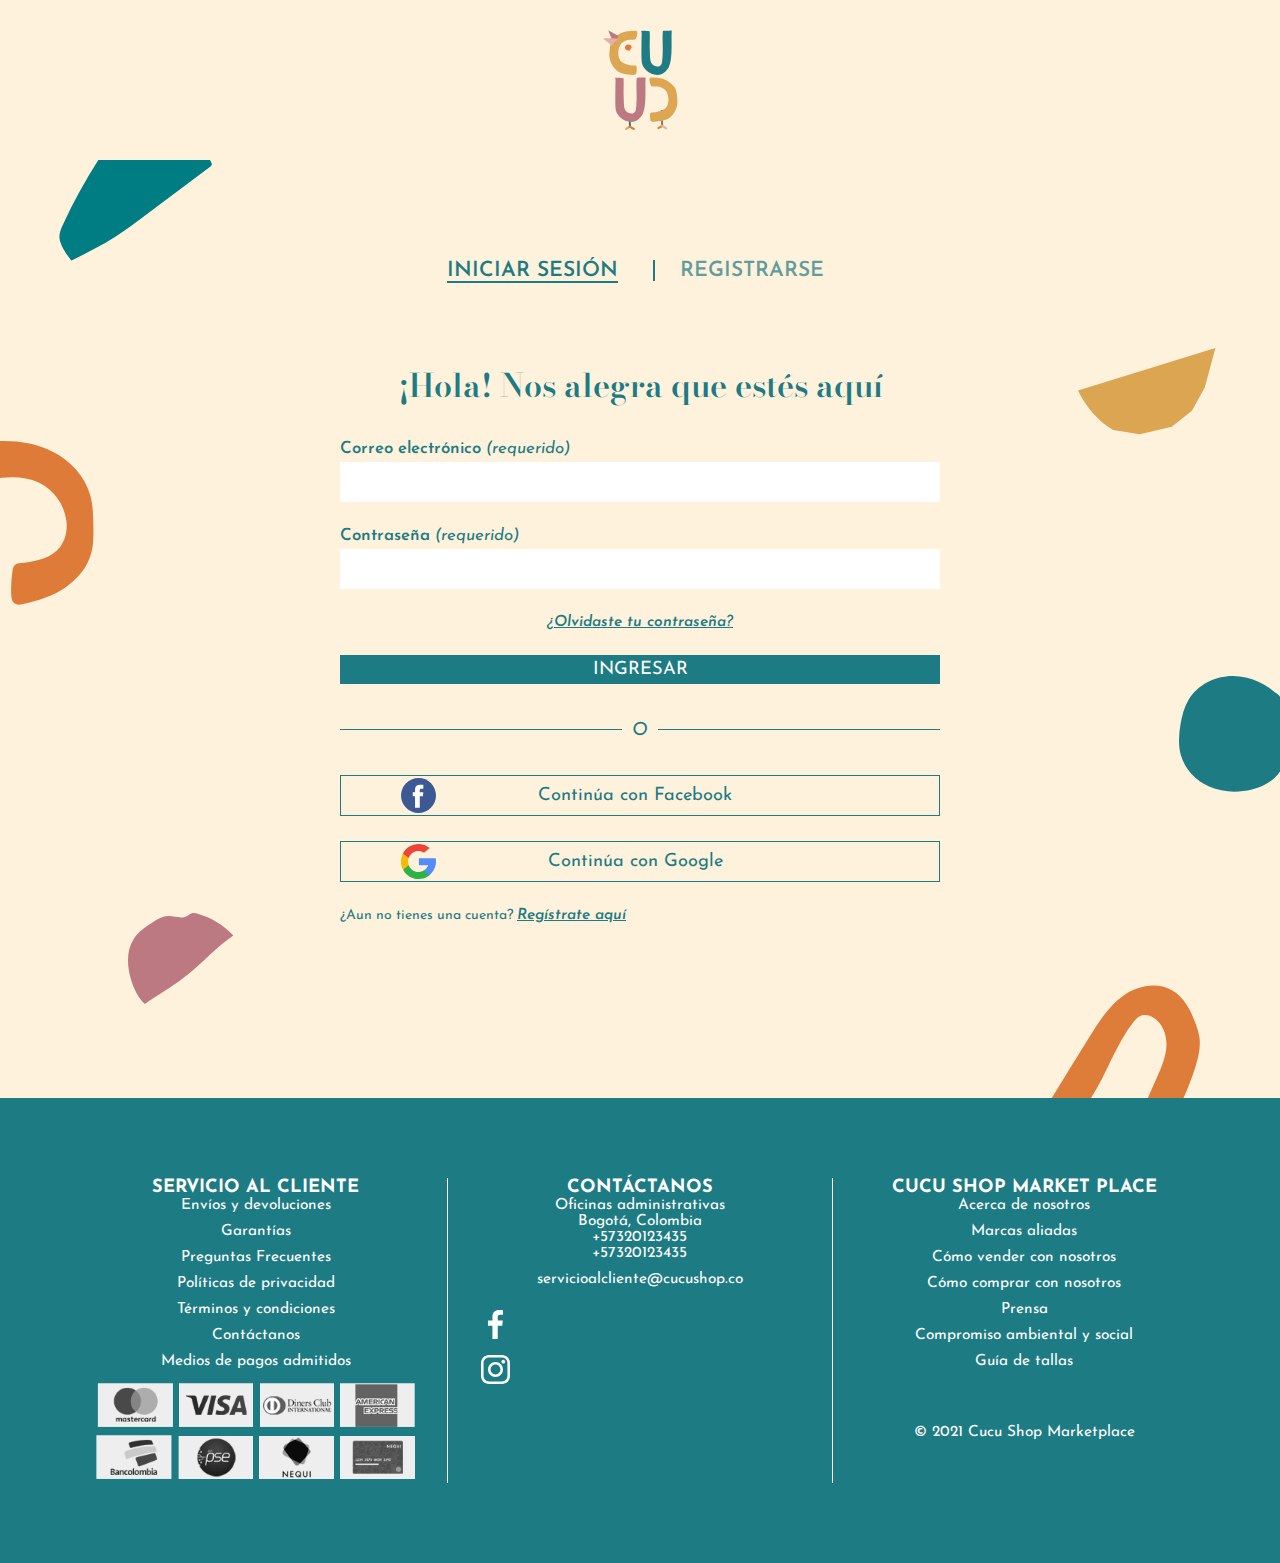
<file: ingreso-cuenta.html>
<!DOCTYPE html>
<html lang="en">

<head>
    <meta charset="utf-8">
    <title></title>
    <meta name="viewport" content="width=device-width, initial-scale=1.0">

    <!-- CSS -->
    <link href="style.css" rel="stylesheet" type="text/css">

    <!-- JQUERY -->
    <script src="https://ajax.googleapis.com/ajax/libs/jquery/3.6.0/jquery.min.js"></script>
    <script type="text/javascript" src="js/funciones.js"></script>

    <!-- BOOTSTRAP -->
    <link href="https://cdn.jsdelivr.net/npm/bootstrap@5.0.0-beta1/dist/css/bootstrap.min.css" rel="stylesheet" integrity="sha384-giJF6kkoqNQ00vy+HMDP7azOuL0xtbfIcaT9wjKHr8RbDVddVHyTfAAsrekwKmP1" crossorigin="anonymous">
    <script src="https://cdn.jsdelivr.net/npm/bootstrap@5.0.0-beta1/dist/js/bootstrap.bundle.min.js" integrity="sha384-ygbV9kiqUc6oa4msXn9868pTtWMgiQaeYH7/t7LECLbyPA2x65Kgf80OJFdroafW" crossorigin="anonymous"></script>

    <!-- SLICK SLIDER -->
		<link rel="stylesheet" type="text/css" href="slick/slick.css"/>
		<link rel="stylesheet" type="text/css" href="slick/slick-theme.css"/>
		<script type="text/javascript" src="slick/slick.min.js"></script>
    
    <!-- GOOGLE FONT -->
    <link rel="preconnect" href="https://fonts.googleapis.com">
    <link rel="preconnect" href="https://fonts.gstatic.com" crossorigin>
    <link href="https://fonts.googleapis.com/css2?family=Bodoni+Moda:ital,wght@0,400;0,500;0,600;0,700;1,400;1,500;1,600;1,700&family=Josefin+Sans:ital,wght@0,100;0,200;0,300;0,400;0,500;1,100;1,200;1,300;1,400&display=swap" rel="stylesheet">

    <!-- GOOGLE ICON -->
    <link href="https://fonts.googleapis.com/icon?family=Material+Icons" rel="stylesheet">


    <!-- metadatos  -->
    <meta name="description" content="">
    <meta name="keywords" content="">
    <meta name="author" content="">
    <meta property="og:title" content="">
    <meta property="og:type" content="website">
    <meta property="og:url" content="">
    <meta property="og:image" content="">
    <meta property="og:site_name" content="">
    <meta property="og:description" content="">
    <meta property="og:email" content="">


    <link rel="apple-touch-icon" sizes="57x57" href="images/apple-icon-57x57.png">
    <link rel="apple-touch-icon" sizes="60x60" href="images/apple-icon-60x60.png">
    <link rel="apple-touch-icon" sizes="72x72" href="images/apple-icon-72x72.png">
    <link rel="apple-touch-icon" sizes="76x76" href="images/apple-icon-76x76.png">
    <link rel="apple-touch-icon" sizes="114x114" href="images/apple-icon-114x114.png">
    <link rel="apple-touch-icon" sizes="120x120" href="images/apple-icon-120x120.png">
    <link rel="apple-touch-icon" sizes="144x144" href="images/apple-icon-144x144.png">
    <link rel="apple-touch-icon" sizes="152x152" href="images/apple-icon-152x152.png">
    <link rel="apple-touch-icon" sizes="180x180" href="images/apple-icon-180x180.png">
    <link rel="icon" type="image/png" sizes="192x192"  href="images/android-icon-192x192.png">
    <link rel="icon" type="image/png" sizes="32x32" href="images/favicon-32x32.png">
    <link rel="icon" type="image/png" sizes="96x96" href="images/favicon-96x96.png">
    <link rel="icon" type="image/png" sizes="16x16" href="images/favicon-16x16.png">
    <link rel="manifest" href="images/manifest.json">
    <meta name="msapplication-TileColor" content="#ffffff">
    <meta name="msapplication-TileImage" content="images/ms-icon-144x144.png">
    <meta name="theme-color" content="#ffffff">



</head>


<body>

    <!-- Modal -->

    <div id="lightBox-Back"></div>
    <!-- Fin Modal-->

    <main>

        <!-- CABECERA -->
        <header class="container-fluid" id="header-page">

          <!-- Área header-->
          <div id="wrap-header"  class="container-fluid d-flex flex-row justify-content-between align-items-center">

            <!-- Logo -->
            <h1 id="logo-top-header"><a href="">Cucu, Tienda de ropa infantil</a></h1>

          </div>
          <!-- Fin Área header-->


        </header>
        <!-- *********** -->
        <!-- *********** -->
        <!-- *********** -->
        <!-- *********** -->

       
        
        <!-- INGRESO A CUENTA-->
        <section id="wrap-IngresoRegistro">

          <!-- ADORNOS -->
          <img src="images/Trazado245.png" alt="adorno en página" class="adorno-pagina" id="adorno-pagina-seccion-1">
          <img src="images/Trazado247.png" alt="adorno en página" class="adorno-pagina" id="adorno-pagina-seccion-2">
          <img src="images/Trazado246.png" alt="adorno en página" class="adorno-pagina" id="adorno-pagina-seccion-3">
          <img src="images/Trazado248.png" alt="adorno en página" class="adorno-pagina" id="adorno-pagina-seccion-4">
          <img src="images/Trazado249.png" alt="adorno en página" class="adorno-pagina" id="adorno-pagina-seccion-5">
          <img src="images/Trazado250.png" alt="adorno en página" class="adorno-pagina" id="adorno-pagina-seccion-6">

          <div id="contenedor-IngresoRegistro">

            <!-- menu de tabs en el registro -->
            <nav id="nav-tab-IngresoRegistro">
              <button type="button" role="button" class="bt-tab-IngresoRegistro"><span>INICIAR SESIÓN</span></button>
              <button type="button" role="button" class="bt-tab-IngresoRegistro"><span>REGISTRARSE</span></button>
            </nav>

            <!-- Contenedor de formularios-->
            <div id="tabs-IngresoRegistro">
              <!-- formulario de inicio de sesión -->
              <form name="form-inicio-sesion" id="form-inicio-sesion" method="POST" action="" class="form-IngresoRegistro">
                <h2 class="titulo-seccion">¡Hola! Nos alegra que estés aquí</h2>
                <div class="row-formulario">
                  <label for="field-inicio" class="label-field-back">Correo electrónico <em>(requerido)</em></label>
                  <input type="email" id="field-inicio" name="field-inicio" class="input-field-back" required>
                </div>
                <div class="row-formulario">
                  <label for="field-pass" class="label-field-back">Contraseña <em>(requerido)</em></label>
                  <input type="password" id="field-pass" name="field-pass" class="input-field-back" required>
                </div>
                <div class="row-formulario text-center">
                  <button type="button" role="button" class="enlace-formulario-back">¿Olvidaste tu contraseña?</button>
                </div>

                <div class="row-formulario text-center">
                  <button type="submit" role="button" class="boton back2">INGRESAR</button>
                </div>

                <div class="row-formulario text-center">
                  <div class="formulario-o-back">
                    <span>O</span>
                    <div class="formulario-o-back-line"></div>
                  </div>
                </div>

                <div class="row-formulario">
                  <button type="button" role="button" class="bt-autenticacion-RRSS">
                    <img src="images/facebook-ingreso.svg" alt="Continúa con Facebook">
                    <span>Continúa con Facebook</span>
                  </button>
                </div>

                <div class="row-formulario">
                  <button type="button" role="button" class="bt-autenticacion-RRSS">
                    <img src="images/google-ingreso.svg" alt="Continúa con Google">
                    <span>Continúa con Google</span>
                  </button>
                </div>

                <div class="row-formulario  text-center">
                  <p>¿Aun no tienes una cuenta?  <button type="button" role="button" class="enlace-formulario-back" id="bt-registrate">Regístrate aquí</button></p>
                </div>

              </form>
              <!-- Fin formulario de inicio de sesión -->

              <!-- formulario de registro -->
              <form name="form-registro" id="form-registro" method="POST" action="" class="form-IngresoRegistro">
                <h2 class="titulo-seccion">Bienvenido a Cucu Shop</h2>
                <div class="row-formulario-doble">
                  <div class="row-formulario">
                    <label for="field-nombre" class="label-field-back">Nombre <em>(requerido)</em></label>
                    <input type="text" id="field-nombre" name="field-nombre" class="input-field-back" required>
                  </div>
                  <div class="row-formulario">
                    <label for="field-apellido" class="label-field-back">Apellidos <em>(requerido)</em></label>
                    <input type="text" id="field-apellido" name="field-apellido" class="input-field-back" required>
                  </div>
                </div>

                <div class="row-formulario">
                  <label for="field-mail-registro" class="label-field-back">Correo electrónico <em>(requerido)</em></label>
                  <input type="email" id="field-mail-registro" name="field-mail-registro" class="input-field-back" required>
                  <span class="txt-advertencia">*Aquí te enviaremos ala confirmación de la cuenta</span>
                </div>

                <div class="row-formulario">
                  <label for="field-pass-registro" class="label-field-back">Contraseña <em>(requerido)</em></label>
                  <div class="contenedor-input-password">
                    <img src="images/view.svg" alt="ver pass" class="ico-ver-pass">
                    <input type="password" id="field-pass-registro" name="field-pass-registro" class="input-field-back" required>
                  </div>
                  <span class="txt-advertencia">*Debe contener al menos 10 caracteres entre letras y números</span>
                </div>

                <div class="row-formulario">
                  <label for="field-repass-registro" class="label-field-back">Confirma tu contraseña <em>(requerido)</em></label>
                  <div class="contenedor-input-password">
                    <img src="images/view.svg" alt="ver pass" class="ico-ver-pass">
                    <input type="password" id="field-repass-registro" name="field-repass-registro" class="input-field-back" required>
                  </div>
                </div>

                <div class="row-formulario">
                  <label for="check-novedades-registro" class="label-field-back">
                    <input type="checkbox" id="check-novedades-registro" name="check-novedades-registro">
                    Me encantaría recibir las últimas noticias de Cucu Shop
                  </label>
                </div>

                <div class="row-formulario text-center">
                  <button type="submit" role="button" class="boton back2">REGISTRARME EN CUCU SHOP</button>
                </div>

                <div class="row-formulario  text-center">
                  <p>*Al crear tu cuenta, aceptas nuestros <a href="" class="enlace-formulario-back">Términos y condiciones</a> y <a href="" class="enlace-formulario-back">Política de privacidad</a></p>
                </div>

                <div class="row-formulario text-center">
                  <div class="formulario-o-back">
                    <span>O</span>
                    <div class="formulario-o-back-line"></div>
                  </div>
                </div>

                <div class="row-formulario">
                  <button type="button" role="button" class="bt-autenticacion-RRSS">
                    <img src="images/facebook-ingreso.svg" alt="Continúa con Facebook">
                    <span>Registrarte con Facebook</span>
                  </button>
                </div>

                <div class="row-formulario">
                  <button type="button" role="button" class="bt-autenticacion-RRSS">
                    <img src="images/google-ingreso.svg" alt="Continúa con Google">
                    <span>Registrarte con Google</span>
                  </button>
                </div>

                <div class="row-formulario  text-center">
                  <p>¿Ya tienes una cuenta creada?  <button type="button" role="button" class="enlace-formulario-back"  id="bt-ingresa">Ingresa aquí</button></p>
                </div>

              </form>
              <!-- Fin formulario de registro -->
            </div>
            <!-- Fin contenedor de formularios-->

          </div>

        </section>
        <!-- Finaliza INGRESO A CUENTA -->
        <!-- *********** -->
        <!-- *********** -->
        <!-- *********** -->
        <!-- *********** -->




        <!-- *********** -->
        <!-- *********** -->
        <!-- *********** -->
        <!-- *********** -->
        <!-- FOOTER -->
        <footer id="footer-page">
          <div id="wrap-info-footer">

            <!-- Servicio al Cliente-->
            <div class="columna-info-footer">
              <h2>SERVICIO AL CLIENTE</h2>
              <a href="">Envíos y devoluciones</a>
              <a href="">Garantías</a>
              <a href="">Preguntas Frecuentes</a>
              <a href="">Políticas de privacidad</a>
              <a href="">Términos y condiciones</a>
              <a href="">Contáctanos</a>
              <p>Medios de pagos admitidos</p>
              <div class="pagos-footer">
                <img src="images/pagos1_03.png" alt="">
                <img src="images/pagos1_05.png" alt="">
                <img src="images/pagos1_07.png" alt="">
                <img src="images/pagos1_09.png" alt="">
                <img src="images/pagos1_11.png" alt="">
                <img src="images/pagos2_03.png" alt="">
                <img src="images/pagos2_05.png" alt="">
                <img src="images/pagos2_07.png" alt="">
              </div>
            </div>
            <!-- Fin Servicio al Cliente-->

            <!-- Contáctanos-->
            <div class="columna-info-footer">
              <h2>CONTÁCTANOS</h2>
              <p>Oficinas administrativas <br>
                Bogotá, Colombia <br>
                +57320123435<br>+57320123435</p>
                <a href="mailto:servicioalcliente@cucushop.co">servicioalcliente@cucushop.co</a>

                <div id="wrap-rrss-footer" class="d-flex flex-row align-items-center justify-content-center">
                  <a href="" class="rrss-footer">
                    <img src="images/simbolo-de-la-aplicacion-de-facebook.svg" alt="logo facebook">
                  </a>
                  <a href="" class="rrss-footer">
                    <img src="images/logotipo-de-instagram.svg" alt="logo instagram">
                  </a>
                </div>
            </div>
            <!-- Fin Contáctanos -->

            <!-- CUCU Shop -->
            <div class="columna-info-footer">
              <h2>CUCU SHOP MARKET PLACE</h2>
              <a href="">Acerca de nosotros</a>
              <a href="">Marcas aliadas</a>
              <a href="">Cómo vender con nosotros</a>
              <a href="">Cómo comprar con nosotros</a>
              <a href="">Prensa</a>
              <a href="">Compromiso ambiental y social</a>
              <a href="">Guía de tallas</a>

              <br><br><br>

              <p>© 2021 Cucu Shop Marketplace</p>
            </div>
            <!-- Fin CUCU Shop -->

          </div>
        </footer>
        <!-- Finaliza Footer -->
        <!-- *********** -->
        <!-- *********** -->
        <!-- *********** -->
        <!-- *********** -->
        
          

    </main>

  </body>

</html>
</file>
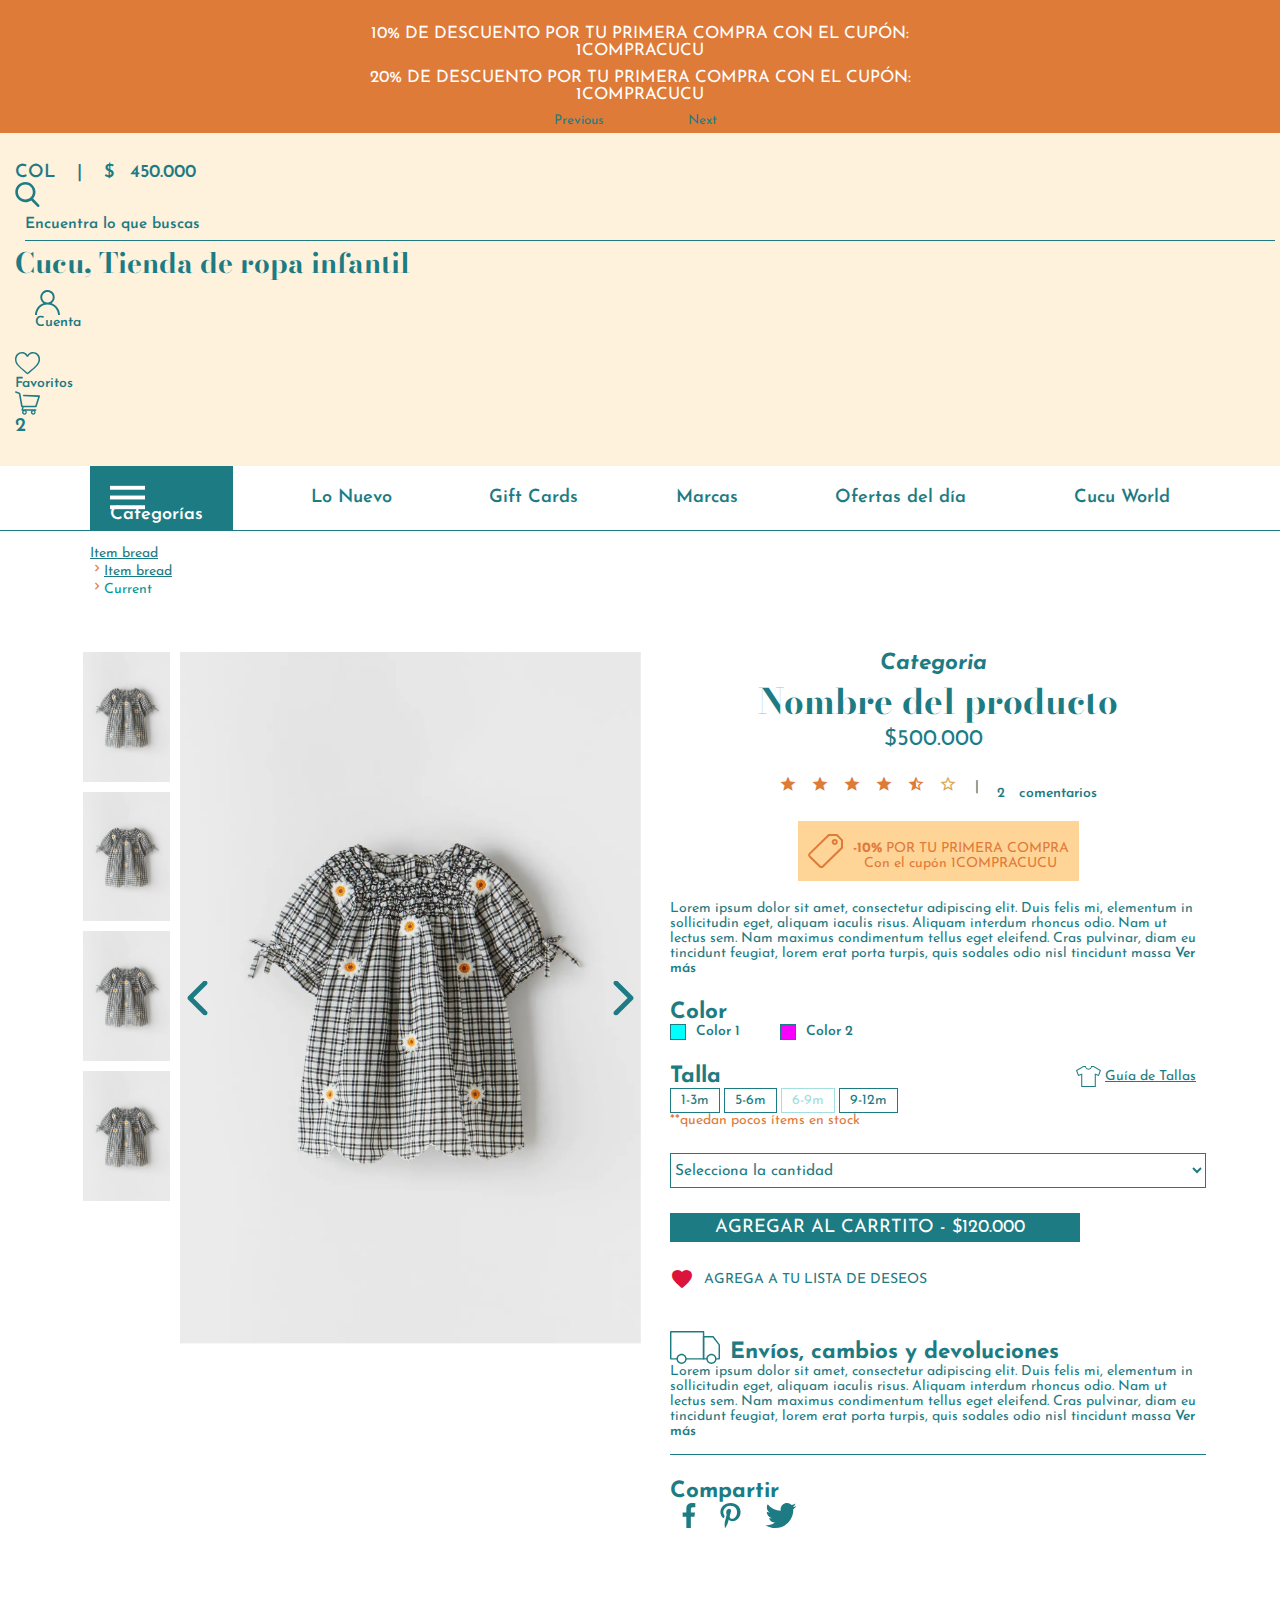
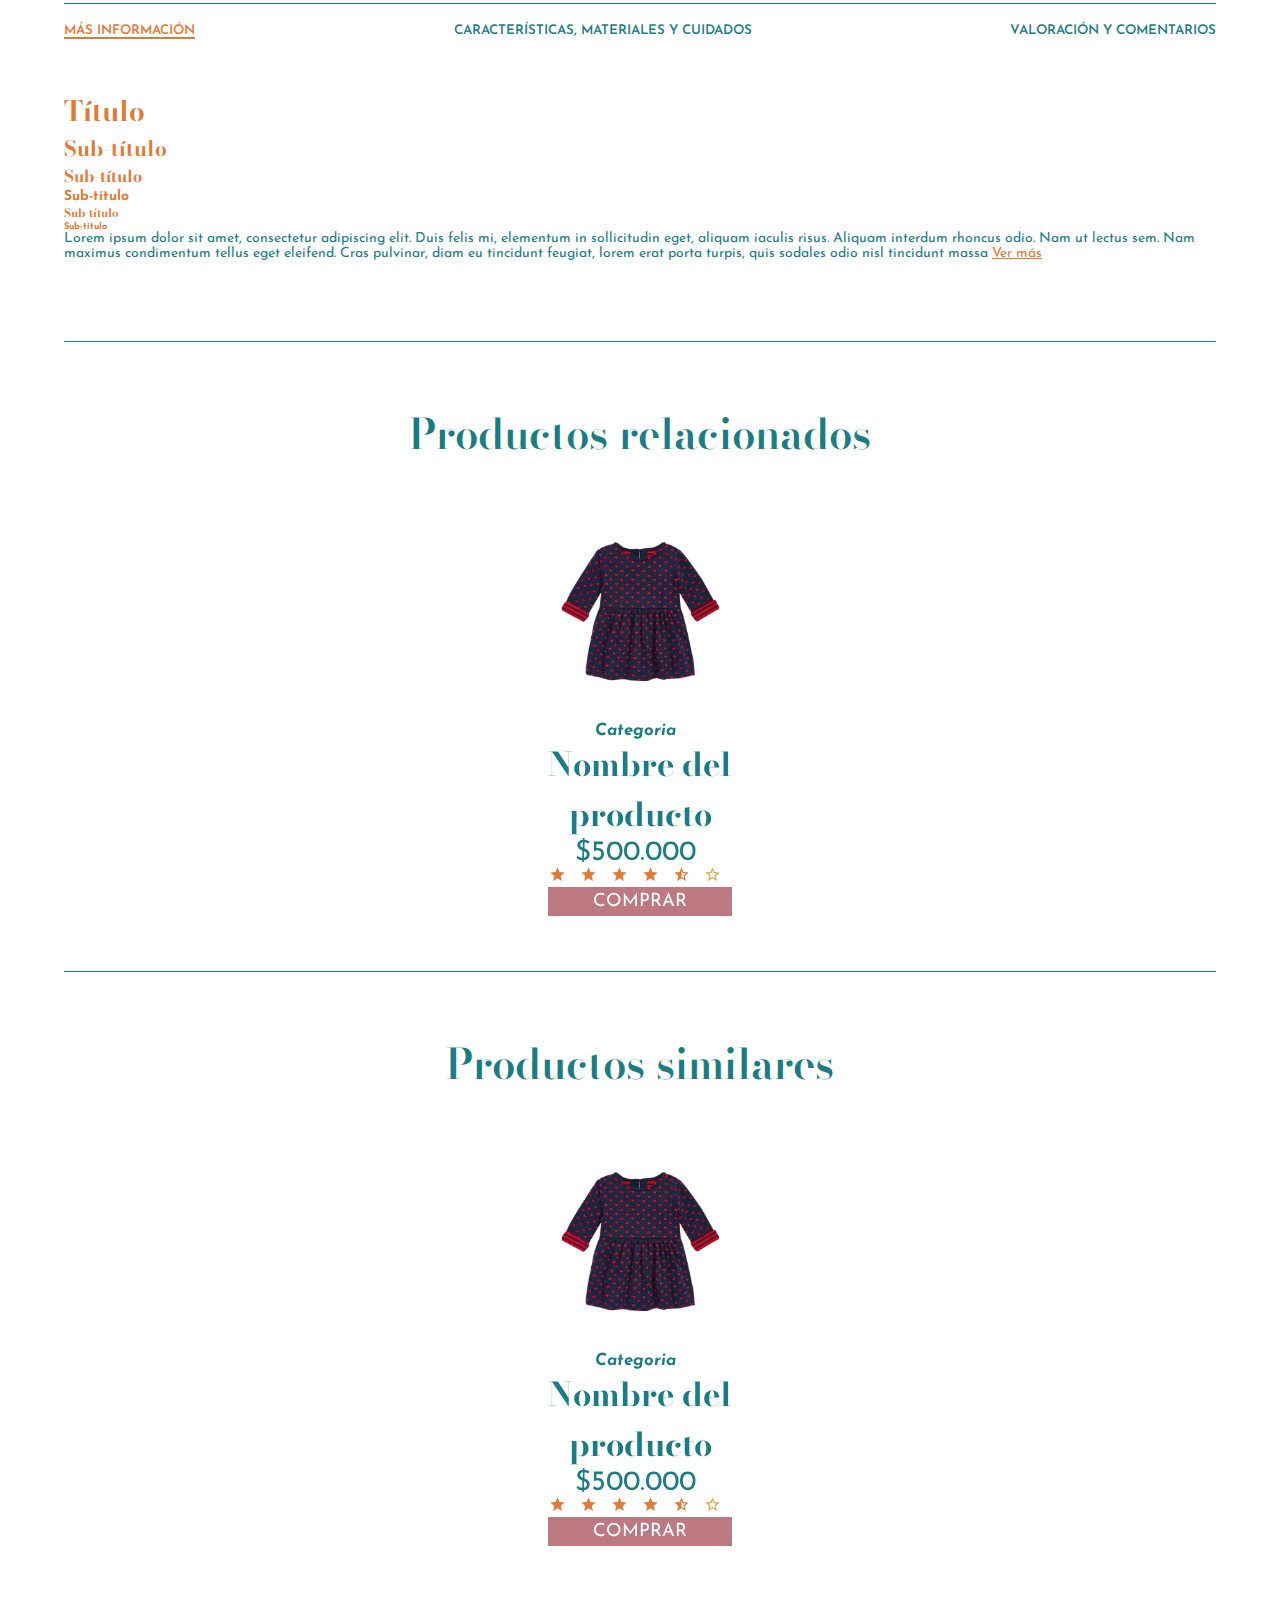
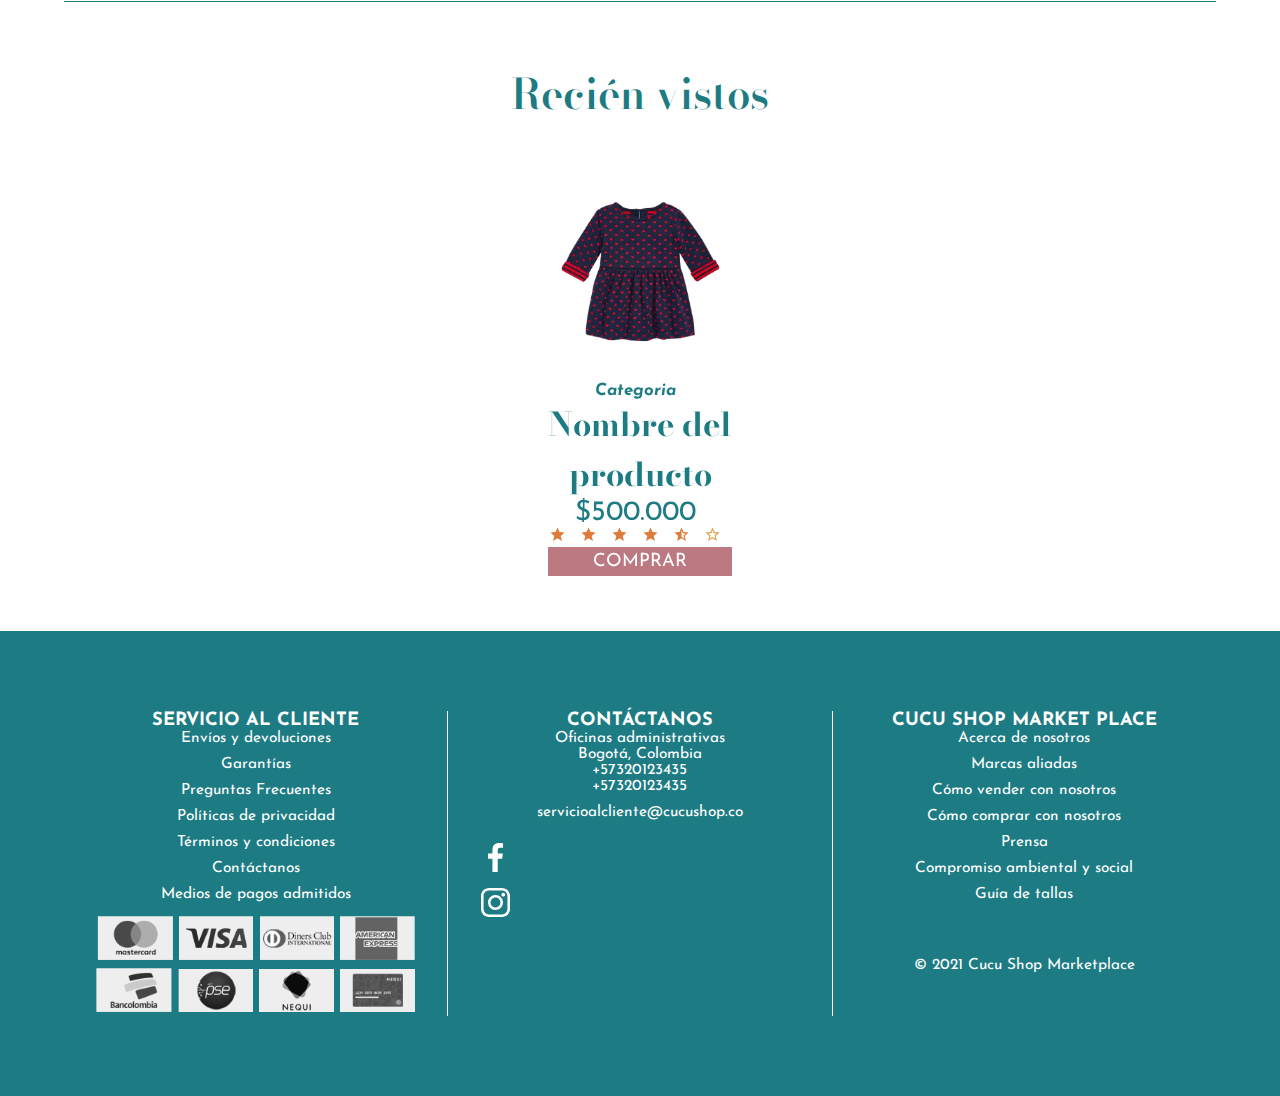
<file: producto-ampliado.html>
<!DOCTYPE html>
<html lang="en">

<head>
    <meta charset="utf-8">
    <title></title>
    <meta name="viewport" content="width=device-width, initial-scale=1.0">

    <!-- CSS -->
    <link href="style.css" rel="stylesheet" type="text/css">

    <!-- JQUERY -->
    <script src="https://ajax.googleapis.com/ajax/libs/jquery/3.6.0/jquery.min.js"></script>
    <script type="text/javascript" src="js/funciones.js"></script>

    <!-- BOOTSTRAP -->
    <link href="https://cdn.jsdelivr.net/npm/bootstrap@5.0.0-beta1/dist/css/bootstrap.min.css" rel="stylesheet" integrity="sha384-giJF6kkoqNQ00vy+HMDP7azOuL0xtbfIcaT9wjKHr8RbDVddVHyTfAAsrekwKmP1" crossorigin="anonymous">
    <script src="https://cdn.jsdelivr.net/npm/bootstrap@5.0.0-beta1/dist/js/bootstrap.bundle.min.js" integrity="sha384-ygbV9kiqUc6oa4msXn9868pTtWMgiQaeYH7/t7LECLbyPA2x65Kgf80OJFdroafW" crossorigin="anonymous"></script>

    <!-- SLICK SLIDER -->
		<link rel="stylesheet" type="text/css" href="slick/slick.css"/>
		<link rel="stylesheet" type="text/css" href="slick/slick-theme.css"/>
		<script type="text/javascript" src="slick/slick.min.js"></script>
    
    <!-- GOOGLE FONT -->
    <link rel="preconnect" href="https://fonts.googleapis.com">
    <link rel="preconnect" href="https://fonts.gstatic.com" crossorigin>
    <link href="https://fonts.googleapis.com/css2?family=Bodoni+Moda:ital,wght@0,400;0,500;0,600;0,700;1,400;1,500;1,600;1,700&family=Josefin+Sans:ital,wght@0,100;0,200;0,300;0,400;0,500;1,100;1,200;1,300;1,400&display=swap" rel="stylesheet">

    <!-- GOOGLE ICON -->
    <link href="https://fonts.googleapis.com/icon?family=Material+Icons" rel="stylesheet">


    <!-- metadatos  -->
    <meta name="description" content="">
    <meta name="keywords" content="">
    <meta name="author" content="">
    <meta property="og:title" content="">
    <meta property="og:type" content="website">
    <meta property="og:url" content="">
    <meta property="og:image" content="">
    <meta property="og:site_name" content="">
    <meta property="og:description" content="">
    <meta property="og:email" content="">


    <link rel="apple-touch-icon" sizes="57x57" href="images/apple-icon-57x57.png">
    <link rel="apple-touch-icon" sizes="60x60" href="images/apple-icon-60x60.png">
    <link rel="apple-touch-icon" sizes="72x72" href="images/apple-icon-72x72.png">
    <link rel="apple-touch-icon" sizes="76x76" href="images/apple-icon-76x76.png">
    <link rel="apple-touch-icon" sizes="114x114" href="images/apple-icon-114x114.png">
    <link rel="apple-touch-icon" sizes="120x120" href="images/apple-icon-120x120.png">
    <link rel="apple-touch-icon" sizes="144x144" href="images/apple-icon-144x144.png">
    <link rel="apple-touch-icon" sizes="152x152" href="images/apple-icon-152x152.png">
    <link rel="apple-touch-icon" sizes="180x180" href="images/apple-icon-180x180.png">
    <link rel="icon" type="image/png" sizes="192x192"  href="images/android-icon-192x192.png">
    <link rel="icon" type="image/png" sizes="32x32" href="images/favicon-32x32.png">
    <link rel="icon" type="image/png" sizes="96x96" href="images/favicon-96x96.png">
    <link rel="icon" type="image/png" sizes="16x16" href="images/favicon-16x16.png">
    <link rel="manifest" href="images/manifest.json">
    <meta name="msapplication-TileColor" content="#ffffff">
    <meta name="msapplication-TileImage" content="images/ms-icon-144x144.png">
    <meta name="theme-color" content="#ffffff">



</head>


<body>

    <!-- Modal -->

    <div id="lightBox-Back"></div>
    <!-- Fin Modal-->

    <main>

        <!-- CABECERA -->
        <header class="container-fluid" id="header-page">

          <!-- Carrusel Cabecera TOP-->
          <div id="wrap-header-top">

            <div id="carousel-header-top" class="carousel slide" data-bs-ride="carousel">

              <div class="carousel-inner">
                <!-- info slide-->
                <div class="slider-header-top carousel-item w-100 active">
                  <p>10% DE DESCUENTO POR TU PRIMERA COMPRA CON EL CUPÓN: 1COMPRACUCU</p>
                </div>
                <!-- info slide-->
                <div class="slider-header-top carousel-item w-100">
                  <p>20% DE DESCUENTO POR TU PRIMERA COMPRA CON EL CUPÓN: 1COMPRACUCU</p>
                </div>
              </div>
              <button class="carousel-control-prev" type="button" data-bs-target="#carousel-header-top" data-bs-slide="prev">
                <span class="carousel-control-prev-icon" aria-hidden="true"></span>
                <span class="visually-hidden">Previous</span>
              </button>
              <button class="carousel-control-next" type="button" data-bs-target="#carousel-header-top" data-bs-slide="next">
                <span class="carousel-control-next-icon" aria-hidden="true"></span>
                <span class="visually-hidden">Next</span>
              </button>
            </div>
          </div>
          <!-- Fin Carrusel Cabecera TOP-->

          <!-- **** -->

          <!-- Área header-->
          <div id="wrap-header"  class="container-fluid d-flex flex-row justify-content-between align-items-center">
            <!-- costo y buscador -->
            <div id="wrap-moneda-buscador-header" class="d-flex flex-row align-items-center">
              <div id="wrap-moneda-header" class="d-flex flex-row align-items-center">
                <span id="cuenta-pais">COL</span> <span id="cuenta-saparador">&nbsp;|&nbsp;</span> <span id="cuenta-moneda">$</span> <span id="cuenta-valor">450.000</span>
              </div>
              <div id="wrap-buscador-header">
                <form id="search-header" name="search-header" action="" method="POST">
                  <div class="d-flex flex-row align-items-center">
                    <label for="field-search-header" class="">
                      <img src="images/ico-search.svg" class="icono-header" alt="Buscar">
                    </label>
                    <input type="search" id="field-search-header" name="field-search-header" value="Encuentra lo que buscas" class="">
                  </div>
                </form>
              </div>
            </div>

            <!-- Logo -->
            <h1 id="logo-top-header">Cucu, Tienda de ropa infantil</h1>

            <!-- menu auxiliar y carrito -->
            <div id="wrap-menu-carrito-header" class="d-flex flex-row align-items-center justify-content-end">
              
              <!-- Menu de Cuentas -->
              <label class="" for="check-cuenta">
                <div class="enlace-header d-flex flex-row align-items-center" id="cuenta-header">
                  <img src="images/ico-cuenta.svg" class="icono-header" alt="Cuenta de usuario">
                  <span>Cuenta</span>
                </div>
              </label>
              <input type="checkbox" class="hidden" id="check-cuenta">

                        <!-- menu flotante cuenta -->
                        <div class="" id="menu-cuenta">

                          <div id="puntero-cuenta-box"></div>
                          
                          <label id="close-cuenta-movil" for="check-cuenta">
                            <img src="images/ico-cerrar.svg" alt="icon close menu" id="close-ico-cuenta-movil">
                          </label>   

                          <h3 class="subtitulo-menu-cuenta">TU CUENTA</h3>
                          <ul>
                            <!-- Elemento menu cuenta (data-bs-target y aria-controls, deben coincidir con el id de la sublista ul)-->
                            <li>
                              <div class="wrap-enlace-acordeon-menu-cuenta" data-bs-toggle="collapse" data-bs-target="#submenu-miInformacion" aria-expanded="true" aria-controls="submenu-miInformacion">
                                <a class="enlace-acordeon-menu-cuenta">Mi información</a>
                                <span class="material-icons">expand_more</span>
                              </div>
                              <ul id="submenu-miInformacion" class="collapse">
                                <li><a href="" class="subenlace-acordeon-menu-cuenta">Perfil</a></li>
                                <li><a href="" class="subenlace-acordeon-menu-cuenta">Direcciones</a></li>
                                <li><a href="" class="subenlace-acordeon-menu-cuenta">Métodos de pago</a></li>
                                <li><a href="" class="subenlace-acordeon-menu-cuenta">Cambiar contraseñas</a></li>
                              </ul>
                            </li>
                            <!-- Elemento menu cuenta (data-bs-target y aria-controls, deben coincidir con el id de la sublista ul)-->
                            <li>
                              <div class="wrap-enlace-acordeon-menu-cuenta" data-bs-toggle="collapse" data-bs-target="#submenu-miOrdenes" aria-expanded="true" aria-controls="submenu-miOrdenes">
                                <a href="" class="enlace-acordeon-menu-cuenta">Mis órdenes</a>
                                <span class="material-icons">expand_more</span>
                              </div>
                              <ul id="submenu-miOrdenes" class="collapse">
                                <li><a href="" class="subenlace-acordeon-menu-cuenta"></a></li>
                              </ul>
                            </li>
                            <!-- Elemento menu cuenta (data-bs-target y aria-controls, deben coincidir con el id de la sublista ul)-->
                            <li>
                              <div class="wrap-enlace-acordeon-menu-cuenta" data-bs-toggle="collapse" data-bs-target="#submenu-devoluciones" aria-expanded="true" aria-controls="submenu-devoluciones">
                                <a href="" class="enlace-acordeon-menu-cuenta">Devoluciones</a>
                                <span class="material-icons">expand_more</span>
                              </div>
                              <ul id="submenu-devoluciones" class="collapse">
                                <li><a href="" class="subenlace-acordeon-menu-cuenta"></a></li>
                              </ul>
                            </li>
                            <!-- Elemento menu cuenta (data-bs-target y aria-controls, deben coincidir con el id de la sublista ul)-->
                            <li>
                              <div class="wrap-enlace-acordeon-menu-cuenta" data-bs-toggle="collapse" data-bs-target="#submenu-giftCreditos" aria-expanded="true" aria-controls="submenu-giftCreditos">
                                <a href="" class="enlace-acordeon-menu-cuenta">Gift Cards y Crédito</a>
                                <span class="material-icons">expand_more</span>
                              </div>
                              <ul id="submenu-giftCreditos" class="collapse">
                                <li><a href="" class="subenlace-acordeon-menu-cuenta"></a></li>
                              </ul>
                            </li>
                            <!-- Elemento menu cuenta (data-bs-target y aria-controls, deben coincidir con el id de la sublista ul)-->
                            <li>
                              <div class="wrap-enlace-acordeon-menu-cuenta" data-bs-toggle="collapse" data-bs-target="#submenu-perfilHijos" aria-expanded="true" aria-controls="submenu-perfilHijos">
                                <a href="" class="enlace-acordeon-menu-cuenta">Perfil de Hijos</a>
                                <span class="material-icons">expand_more</span>
                              </div>
                              <ul id="submenu-perfilHijos" class="collapse">
                                <li><a href="" class="subenlace-acordeon-menu-cuenta"></a></li>
                              </ul> 
                            </li>   
                          </ul>
                          <a href="" class="enlace-cerrar-menu-cuenta">Cerrar sesión</a>
                        </div>
                        <!-- Fin menu flotante cuenta -->


              <!-- Cierre menu de Cuentas-->
              <!-- ****** -->
              
              <a href="" class="d-flex flex-row align-items-center enlace-header">
                <img src="images/ico-favoritos.svg" class="icono-header" alt="Productos favoritos">
                <span>Favoritos</span>
              </a>
              <a href="" class="d-flex flex-row align-items-center enlace-header carrito-header">
                <img src="images/ico-carrito.svg" class="icono-header" alt="carrito de compras">
                <span>2</span>
              </a>
            </div>



          </div>
          <!-- Fin Área header-->


        </header>
        <!-- *********** -->
        <!-- *********** -->
        <!-- *********** -->
        <!-- *********** -->

        <!-- MENÚ PRINCIPAL -->
        <nav id="wrap-navegador-principal">
          <ul id="navegador-principal">
              <!-- Boton categorías-->
              <li class="boton-categorias-principal">

                  <label id="boton-categorias" for="check-categorias" class="d-flex flex-row align-items-center justify-content-center">
                      <div id="wrap-ico-btVerCategorias">
                        <img src="images/menu.svg" alt="icon view menu" id="open-ico">
                        <img src="images/ico-cerrar.svg" alt="icon close menu" id="close-ico">
                      </div>
                      <span>Categorías</span>
                  </label>
                  <input type="checkbox" class="hidden" id="check-categorias">

                          <!-- Menú categorías oculto -->
                          <div id="wrap-categorias-nav">

                            <label id="close-categorias-movil" for="check-categorias">
                                <img src="images/ico-cerrar.svg" alt="icon close menu" id="close-ico-categorias-movil">
                            </label>    

                            <!-- Contenedor que organiza las categorías en dos columnas-->
                            <div id="categorias-nav-content">

                              <!-- Lista con toda la info de las categorías -->
                              <ul id="lista-categorias-nav-content">
                                
                                <!-- Categoría ************************* -->
                                <li class="item-categoria">
                                  <!-- Item principal de la categoría -->
                                  <button class="boton-item-principal-categoria">
                                    <span class="label-boton-item-principal-categoria">Moda</span>
                                    <span class="material-icons">chevron_right</span>
                                  </button>
                                  <!-- Finaliza el ítem principal -->
                                  <!-- Contenedor sub categorías-->
                                  <section class="wrap-subcategorias-nav">
                                      <!-- grupo de categorías-->
                                      <div class="subcategoria-nav">
                                        <h3 class="subtitulo-subcategoria-nav">Por edades</h3>
                                        <a href="" class="enlace-subcategoria-nav">Bebés 0-2 años</a>
                                        <a href="" class="enlace-subcategoria-nav">Niños de 2-10 años</a>
                                        <a href="" class="enlace-subcategoria-nav">Niños de 11-14 años</a>
                                        <a href="" class="enlace-verTodo-subcategoria-nav">Ver todo</a>
                                      </div>
                                      <!-- fin grupo de categorías-->
                                      <!-- grupo de categorías-->
                                      <div class="subcategoria-nav">
                                        <h3 class="subtitulo-subcategoria-nav">Por edad</h3>
                                        <a href="" class="enlace-subcategoria-nav">Bebés 0-2 años</a>
                                        <a href="" class="enlace-subcategoria-nav">Niños de 2-10 años</a>
                                        <a href="" class="enlace-subcategoria-nav">Niños de 11-14 años</a>
                                        <a href="" class="enlace-verTodo-subcategoria-nav">Ver todo</a>
                                      </div>
                                      <!-- fin grupo de categorías-->
                                  </section>
                                  <!-- Fin contenedor sub categorías-->
                                </li>
                                <!-- Fin Categoría -->

                                <!-- *** -->

                                <!-- Categoría ************************* -->
                                <li class="item-categoria">
                                  <!-- Item principal de la categoría -->
                                  <button class="boton-item-principal-categoria">
                                    <span class="label-boton-item-principal-categoria">Moda</span>
                                    <span class="material-icons">chevron_right</span>
                                  </button>
                                  <!-- Finaliza el ítem principal -->
                                  <!-- Contenedor sub categorías-->
                                  <section class="wrap-subcategorias-nav">
                                      <!-- grupo de categorías-->
                                      <div class="subcategoria-nav">
                                        <h3 class="subtitulo-subcategoria-nav">Por edad</h3>
                                        <a href="" class="enlace-subcategoria-nav">Bebés 0-2 años</a>
                                        <a href="" class="enlace-subcategoria-nav">Niños de 2-10 años</a>
                                        <a href="" class="enlace-subcategoria-nav">Niños de 11-14 años</a>
                                        <a href="" class="enlace-verTodo-subcategoria-nav">Ver todo</a>
                                      </div>
                                      <!-- fin grupo de categorías-->
                                      <!-- grupo de categorías-->
                                      <div class="subcategoria-nav">
                                        <h3 class="subtitulo-subcategoria-nav">Por edad</h3>
                                        <a href="" class="enlace-subcategoria-nav">Bebés 0-2 años</a>
                                        <a href="" class="enlace-subcategoria-nav">Niños de 2-10 años</a>
                                        <a href="" class="enlace-subcategoria-nav">Niños de 11-14 años</a>
                                        <a href="" class="enlace-verTodo-subcategoria-nav">Ver todo</a>
                                      </div>
                                      <!-- fin grupo de categorías-->
                                      <!-- grupo de categorías-->
                                      <div class="subcategoria-nav">
                                        <h3 class="subtitulo-subcategoria-nav">Por edad</h3>
                                        <a href="" class="enlace-subcategoria-nav">Bebés 0-2 años</a>
                                        <a href="" class="enlace-subcategoria-nav">Niños de 2-10 años</a>
                                        <a href="" class="enlace-subcategoria-nav">Niños de 11-14 años</a>
                                        <a href="" class="enlace-verTodo-subcategoria-nav">Ver todo</a>
                                      </div>
                                      <!-- fin grupo de categorías-->
                                  </section>
                                  <!-- Fin contenedor sub categorías-->
                                </li>
                                <!-- Fin Categoría -->
                              </ul>
                              <!-- Lista con toda la info de las categorías -->

                              <!-- Contenedor que recibe las subcategorías al click / No borrar auque está vacío -->
                              <div id="subcategorias-nav-content">

                              </div>
                              <!-- Fin Contenedor que recibe las subcategorías al click / No borrar auque está vacío  -->

                            </div>
                            <!-- Fin contenedor que organiza las categorías en dos columnas-->

                          </div>
                          <!-- Fin Menú categorías oculto-->



              </li>
              <!-- menu normal-->
              <li><a href="" class="boton-menu-principal">Lo Nuevo</a></li>
              <li><a href="" class="boton-menu-principal">Gift Cards</a></li>
              <li><a href="" class="boton-menu-principal">Marcas</a></li>
              <li><a href="" class="boton-menu-principal bt-ofertas">Ofertas <span>del día</span></a></li>
              <li><a href="" class="boton-menu-principal bt-cucu-world">Cucu World</a></li>
            </ul>

        </nav>
        <!-- Finaliza el menú principal -->
        <!-- *********** -->
        <!-- *********** -->
        <!-- *********** -->
        <!-- *********** -->

        <!-- *********** -->
        <!-- *********** -->
        <!-- *********** -->
        <!-- *********** -->
        <!-- *********** -->
        <!-- *********** -->
        <!-- *********** -->
        <!-- *********** -->

        <!-- *********** -->
        <!-- *********** -->
        <!-- *********** -->
        <!-- *********** -->
        <!-- COLUMNA FLOTANTE PRODUCTO AÑADIDO -->
        <div id="wrap-columna-addCart">

            <img id="close-addCart" src="images/ico-cerrar-addCart.svg">

            <div id="message-addCart">
              <h5>PRODUCTO AGREGADO AL CARRITO</h5>
              <p>¡Que buen gusto tienes, este vestio es uno de nuestros favoritos!</p>
            </div>
            
            
            <!-- inicia lista de productos del carrito -->
            <div id="lista-productos-addCart">
              <div class="producto-addCart">
                <!-- imagen -->
                <figure class="thumb-producto-addCart">
                  <img src="images/ampliado.jpg" alt="">
                </figure>
                
                <!-- info producto -->
                <div class="info-producto-addCart">
                  <h4>Categoría</h4>
                  <h2>Nombre producto</h2>
                </div>
              </div>
            </div>
            <!-- finaliza lista de productos del carrito -->

            <!-- resumen de compra-->
            <div id="resumen-addCart">
              <p class="titulo-resumen-addCart"><strong>Subtotal de productos</strong> (2 productos)</p>
              <p class="subtotal-resumen-addCart">$<span>240.000</span> COP</p>
            </div>

            <!-- Botones para operar compra -->
            <div id="menu-addCart">
              <button class="bt-seguirComprando">Seguir Comprando</button>
              <button class="verCarrito">Ver Carrito</button>
            </div>

        </div>
        <!-- *********** -->
        <!-- *********** -->
        <!-- *********** -->
        <!-- *********** -->

        <!-- *********** -->
        <!-- *********** -->
        <!-- *********** -->
        <!-- *********** -->
        <!-- BREADCRUMBS -->

        <nav aria-label="breadcrumb" id="wrap-breadcrumbs">
          <ol class="breadcrumb">
            <li class="breadcrumb-item"><a href="#">Item bread</a></li>
            <li class="breadcrumb-item"><a href="#">Item bread</a></li>
            <li class="breadcrumb-item active" aria-current="page">Current</li>
          </ol>
        </nav>

        <!-- Finaliza el breadcrumbs -->
        <!-- *********** -->
        <!-- *********** -->
        <!-- *********** -->
        <!-- *********** -->


        <!-- *********** -->
        <!-- *********** -->
        <!-- *********** -->
        <!-- *********** -->
        <!-- CONTENEDOR PRINCIPAL PRODUCTO AMPLIADO -->

        <div id="wrap-producto-ampliado">

            <!-- Galería Columna -->
            <div id="columna-galeria-producto-ampliado">

                <!-- Esto título lo dejo oculto para la versión movil -->
                <div id="header-movil-producto-ampliado">
                    <h4 class="cat-producto-ampliado">Categoria</h4>
                    <h2 class="nombre-producto-ampliado">Nombre del producto</h2>
                    <div class="wrap-precio-producto-ampliado">
                        <span class="precio-producto-ampliado">$500.000</span>
                    </div>
                </div>
                <!-- *************************** -->

                <div id="wrap-galeria-producto-ampliado">

                    <div id="wrap-thumbs-producto-ampliado">
                        <img src="images/ampliado.jpg" alt="">
                        <img src="images/ampliado.jpg" alt="">
                        <img src="images/ampliado.jpg" alt="">
                        <img src="images/ampliado.jpg" alt="">
                    </div>

                    <div id="galeria-producto-ampliado">
                        <img src="images/arrow-left.svg" class="flecha-left-slider" id="flecha-left-galeria-producto-ampliado">
                        <img src="images/arrow-right.svg" class="flecha-right-slider" id="flecha-right-galeria-producto-ampliado">

                        <div id="slider-galeria-producto-ampliado">
                            <img src="images/ampliado.jpg" alt="">
                            <img src="images/ampliado.jpg" alt="">
                            <img src="images/ampliado.jpg" alt="">
                            <img src="images/ampliado.jpg" alt="">
                        </div>
                    </div>

                </div>

            </div>

            <!-- Información Columna-->
            <div id="wrap-informacion-producto-ampliado">

                <!-- Contenedor que guarda la informaicón del producto antes de la elección de variantes-->
                <div id="header-informacion-producto-ampliado">
                    
                    <!-- información producto: título para desktop -->
                    <div id="informacion-producto-ampliado">
                        <h4 class="cat-producto-ampliado">Categoria</h4>
                        <h2 class="nombre-producto-ampliado">Nombre del producto</h2>
                        <div class="wrap-precio-producto-ampliado">
                            <span class="precio-producto-ampliado">$500.000</span>
                        </div>
                    </div>

                    <!-- valoración producto -->
                    <div class="wrap-estrellas-comentarios-producto-ampliado">
                        <div class="wrap-evaluacion-producto-ampliado">
                            <span class="material-icons full-star">star</span>
                            <span class="material-icons full-star">star</span>
                            <span class="material-icons full-star">star</span>
                            <span class="material-icons full-star">star</span>
                            <span class="material-icons half-star">star_half</span>
                            <span class="material-icons no-star">star_outline</span>
                        </div>

                        <span>&nbsp;&nbsp;|&nbsp;&nbsp;</span>

                        <div><p><span>2</span> comentarios</p></div>
            
                    </div>

                    <!-- Cartel de descuento -->
                    <div id="cartel-descuento">
                        <img src="images/tag.svg" alt="tag">
                        <p><b>-10%</b> POR TU PRIMERA COMPRA<br> Con el cupón 1COMPRACUCU</p>
                    </div>

                    <!-- Info del artículo-->
                    <p class="info-articulo">
                        Lorem ipsum dolor sit amet, consectetur adipiscing elit. Duis felis mi, elementum in sollicitudin eget, aliquam iaculis risus. Aliquam interdum rhoncus odio. Nam ut lectus sem. Nam maximus condimentum tellus eget eleifend. Cras pulvinar, diam eu tincidunt feugiat, lorem erat porta turpis, quis sodales odio nisl tincidunt massa
                        <a href="">Ver más</a>
                    </p>
                   

                </div>
                <!-- Fin Contenedor que guarda la informaicón del producto antes de la elección de variantes-->
                <!-- ***** -->
                <!-- ***** -->


                <!-- Variantes de elección -->
                <form id="variantes-producto-ampliado">
                    <!--Color -->
                    <div id="wrap-variante-color-producto-ampliado">
                        <h5 class="titulo-variantes-producto-ampliado">Color</h5>
                        <ul id="lista-variante-color-producto-ampliado">
                            <li>
                                <div class="square-filtro-color" style="background-color: aqua;"></div>
                                <input type="radio" id="color1" name="color" class="hidden colorCheck">
                                <label for="color1" class="nombre-lista-filtros">Color 1</label>
                            </li>
                            <li>
                                <div class="square-filtro-color" style="background-color: #f700ff;"></div>
                                <input type="radio" id="color2" name="color" class="hidden colorCheck">
                                <label for="color2" class="nombre-lista-filtros">Color 2</label>
                            </li>
                        </ul>
                    </div>

                    <!-- Talla -->
                    <div id="wrap-variante-talla-producto-ampliado">

                        <div class="contenedor-titulo-variantes-producto-ampliado" >
                            <h5 class="titulo-variantes-producto-ampliado">Talla</h5>

                            <a href="" class="enlaceGuiaTallas">
                                <img src="images/Talla.svg" alt="Guía de tallas">
                                <span>Guía de Tallas</span>
                            </a>
                        </div>

                        <ul id="wrap-talles-variantes-producto-ampliado">
                            <li class="talle-variantes-producto-ampliado">
                                <label>1-3m</label>
                                <input type="radio" id="1-3m" name="talla" class="hidden">
                            </li>
                            <li class="talle-variantes-producto-ampliado">
                                <label>5-6m</label>
                                <input type="radio" id="5-6m" name="talla" class="hidden">
                            </li>
                            <li class="talle-variantes-producto-ampliado talle-disabled">
                                <label>6-9m</label>
                                <input type="radio" id="6-9m" name="talla" class="hidden">
                            </li>
                            <li class="talle-variantes-producto-ampliado">
                                <label>9-12m</label>
                                <input type="radio" id="9-12m" name="talla" class="hidden">
                            </li>
                        </ul>

                        <span class="txt-advertencia">**quedan pocos ítems en stock</span>

                    </div>

                    <!-- Selecciona cantidad -->
                    <div id="wrap-variante-cantidad-producto-ampliado">
                        <select name="cantidad" class="select-field">
                            <option value="0">Selecciona la cantidad</option>
                            <option value="">1</option>
                            <option value="">2</option>
                            <option value="">3</option>
                            <option value="">4</option>
                        </select>
                    </div>

                    <button class="boton back2 w-100" id="addCart">AGREGAR AL CARRTITO - $<span>120.000</span></button>

                    <a href="" class="bt-agregar-lista-deseos">
                        <span class="material-icons">favorite</span>
                        <span>Agrega a tu lista de deseos</span>
                    </a> 

                </form>
                <!-- Fin Variantes de elección-->
                <!-- ***** -->
                <!-- ***** -->

                <!-- Información de envíos -->
                <div id="wrap-info-envio-producto-ampliado">
                    <div class="contenedor-titulo-info-envio-producto-ampliado" >
                        <img src="images/truck.svg" alt="envios">
                        <h5 class="titulo-variantes-producto-ampliado">Envíos, cambios y devoluciones</h5>
                    </div>
                    <p class="info-articulo">
                        Lorem ipsum dolor sit amet, consectetur adipiscing elit. Duis felis mi, elementum in sollicitudin eget, aliquam iaculis risus. Aliquam interdum rhoncus odio. Nam ut lectus sem. Nam maximus condimentum tellus eget eleifend. Cras pulvinar, diam eu tincidunt feugiat, lorem erat porta turpis, quis sodales odio nisl tincidunt massa
                        <a href="">Ver más</a>
                    </p>
                </div>
                <!-- Fin Información de envíos -->
                <!-- ***** -->
                <!-- ***** -->

                <!-- Compartir -->
                <div id="wrap-compartir-producto-ampliado">
                    <h5 class="titulo-variantes-producto-ampliado">Compartir</h5>
                    <ul id="lista-compartir-producto-ampliado">
                        <li><a href=""><img src="images/face.svg" alt=""></a></li>
                        <li><a href=""><img src="images/pinterest.svg" alt=""></a></li>
                        <li><a href=""><img src="images/twitter.svg" alt=""></a></li>
                    </ul>
                </div>
                <!-- Fin Compartir -->
                <!-- ***** -->
                <!-- ***** -->


            </div>
            <!-- Finaliza la columna de información del producto-->
            

        </div>

        <!-- Finaliza el CONTENEDOR PRINCIPAL PRODUCTO AMPLIADO -->
        <!-- *********** -->
        <!-- *********** -->
        <!-- *********** -->
        <!-- *********** -->

        <!-- MÁS INFORMACIÓN / COMENTARIOS Y VALORACIONES -->
        <div id="wrap-masinformacion-producto-ampliado">

            <nav id="tabs-header-masinformacion-producto-ampliado">

                <button type="button" role="button" class="header-masinformacion-producto-ampliado">MÁS INFORMACIÓN</button>
                <button type="button" role="button" class="header-masinformacion-producto-ampliado">CARACTERÍSTICAS, MATERIALES Y CUIDADOS</button>
                <button type="button" role="button" class="header-masinformacion-producto-ampliado">VALORACIÓN Y COMENTARIOS</button>

            </nav>

            <div id="tabs-masinformacion-producto-ampliado">

                <!-- tab 1 - mas información -->
                <section class="tab-masinformacion-producto-ampliado">
                  <h1>Título</h1>
                  <h2>Sub-título</h2>
                  <h3>Sub-título</h3>
                  <h4>Sub-título</h4>
                  <h5>Sub-título</h5>
                  <h6>Sub-título</h6>
                  <p>Lorem ipsum dolor sit amet, consectetur adipiscing elit. Duis felis mi, elementum in sollicitudin eget, aliquam iaculis risus. Aliquam interdum rhoncus odio. Nam ut lectus sem. Nam maximus condimentum tellus eget eleifend. Cras pulvinar, diam eu tincidunt feugiat, lorem erat porta turpis, quis sodales odio nisl tincidunt massa
                    <a href="">Ver más</a></p>
                </section>
                <!-- ****** -->

                <!-- tab 2 - Características -->
                <section class="tab-masinformacion-producto-ampliado">
                  <h1>Título</h1>
                  <h2>Sub-título</h2>
                  <h3>Sub-título</h3>
                  <h4>Sub-título</h4>
                  <h5>Sub-título</h5>
                  <h6>Sub-título</h6>
                  <p>Lorem ipsum dolor sit amet, consectetur adipiscing elit. Duis felis mi, elementum in sollicitudin eget, aliquam iaculis risus. Aliquam interdum rhoncus odio. Nam ut lectus sem. Nam maximus condimentum tellus eget eleifend. Cras pulvinar, diam eu tincidunt feugiat, lorem erat porta turpis, quis sodales odio nisl tincidunt massa
                    <a href="">Ver más</a></p>
                </section>
                <!-- ****** -->

                <!-- tab 3 - Valoración -->
                <section class="tab-masinformacion-producto-ampliado">
                  
                  <!-- Valoraciones y botón de comentario -->
                  <div id="header-valoracion-producto-ampliado">

                      <!-- Valoraciones recibidas-->
                      <div>
                        <h6><b>Valoración y comentarios</b></h6>
                        <!-- valoración producto -->
                        <div class="wrap-estrellas-comentarios-producto-ampliado">
                          <div class="wrap-evaluacion-producto-ampliado">
                              <span class="material-icons full-star">star</span>
                              <span class="material-icons full-star">star</span>
                              <span class="material-icons full-star">star</span>
                              <span class="material-icons full-star">star</span>
                              <span class="material-icons half-star">star_half</span>
                              <span class="material-icons no-star">star_outline</span>
                          </div>

                          <span>&nbsp;&nbsp;|&nbsp;&nbsp;</span>

                          <div><p><span>2</span> comentarios</p></div>
                        </div>
                      </div>

                      <!-- Escribir un comentario-->
                      <a href="" class="bt-outline">Escribir un comentario</a>
                  </div>

                  <!-- ************** -->
                  

                  <!-- Notas de valoración -->
                  <div id="wrap-notas-valoracion">
                    <h6><b>Selecciona una nota para ver los comentarios</b></h6>
                    <ul id="notas-valoracion">
                      <li><span class="valoracion">0</span> <span class="material-icons full-star">star</span> <div class="back-visual-valoracion"><div class="visual-valoracion" style="width: 50%;"></div></div><span class="valoracion">2</span></li>
                      <li><span class="valoracion">1</span> <span class="material-icons full-star">star</span> <div class="back-visual-valoracion"><div class="visual-valoracion" style="width: 50%;"></div></div><span class="valoracion">2</span></li>
                      <li><span class="valoracion">2</span> <span class="material-icons full-star">star</span> <div class="back-visual-valoracion"><div class="visual-valoracion" style="width: 50%;"></div></div><span class="valoracion">2</span></li>
                      <li><span class="valoracion">3</span> <span class="material-icons full-star">star</span> <div class="back-visual-valoracion"><div class="visual-valoracion" style="width: 50%;"></div></div><span class="valoracion">2</span></li>
                      <li><span class="valoracion">4</span> <span class="material-icons full-star">star</span> <div class="back-visual-valoracion"><div class="visual-valoracion" style="width: 50%;"></div></div><span class="valoracion">2</span></li>
                      <li><span class="valoracion">5</span> <span class="material-icons full-star">star</span> <div class="back-visual-valoracion"><div class="visual-valoracion" style="width: 50%;"></div></div><span class="valoracion">2</span></li>
                    </ul>
                  </div>

                  <!-- Contenedor de comentarios -->
                  <div id="wrap-lista-comentarios">
                    <p>1-2 de 2 comentarios</p>

                    <div class="wrap-comentario-cliente">
                      <h4>El vestido es lindo</h4>
                      <h5>por Jenny</h5>
                      <div class="wrap-evaluacion-producto-ampliado">
                          <span class="material-icons full-star">star</span>
                          <span class="material-icons full-star">star</span>
                          <span class="material-icons full-star">star</span>
                          <span class="material-icons full-star">star</span>
                          <span class="material-icons half-star">star_half</span>
                          <span class="material-icons no-star">star_outline</span>
                      </div>
                      <p>Comentario.................</p>

                    </div>

                  </div>



                </section>
                <!-- ****** -->

            </div>



        </div>
        <!-- Finaliza MÁS INFORMACIÓN / COMENTARIOS Y VALORACIONES -->
        <!-- *********** -->
        <!-- *********** -->
        <!-- *********** -->
        <!-- *********** -->


        <!-- CARRUSEL RELACIONADOS -->
        <section class="wrap-carrusel-producto">
          <h2 class="titulo-seccion">Productos relacionados</h2>

          <!-- contenedor del carrusel-->
          <div id="productos-relacionados">

            <img src="images/arrow-left.svg" class="flecha-left-slider" id="flecha-left-carrusel-relacionados">
            <img src="images/arrow-right.svg" class="flecha-right-slider" id="flecha-right-carrusel-relacionados">

            <div id="carrusel-productos-relacionados">

                <!-- Producto -->
                <div class="wrap-articulo-carrusel">
                  <a href class="thumb-articulo-carrusel"> 
                    <img src="images/Grupo 264.png" alt="">
                  </a>
                  <div class="info-articulo-carrusel">
                    <h4 class="cat-articulo-carrusel">Categoria</h4>
                    <a href="" class="nombre-articulo-carrusel"><h3>Nombre del producto</h3></a>
                    <span class="precio-articulo-carrusel">$500.000</span>
                    
                    <div class="wrap-evaluacion-articulo-carrusel">
                      <span class="material-icons full-star">star</span>
                      <span class="material-icons full-star">star</span>
                      <span class="material-icons full-star">star</span>
                      <span class="material-icons full-star">star</span>
                      <span class="material-icons half-star">star_half</span>
                      <span class="material-icons no-star">star_outline</span>
                    </div>

                    <a href="" class="boton back5">COMPRAR</a>

                  </div>
                </div>
                <!-- Fin del Producto --------- -->

            </div>
            <!-- fin del carrusel -->

          </div>
          <!-- Fin del contenedor gernal del carrusel -->

        </section>
        <!-- Finaliza CARRUSEL RELACIONADOS -->
        <!-- *********** -->
        <!-- *********** -->
        <!-- *********** -->
        <!-- *********** -->



        <!-- CARRUSEL SIMILARES -->
        <section class="wrap-carrusel-producto">
          <h2 class="titulo-seccion">Productos similares</h2>

          <!-- contenedor del carrusel-->
          <div id="productos-similares">

            <img src="images/arrow-left.svg" class="flecha-left-slider" id="flecha-left-carrusel-similares">
            <img src="images/arrow-right.svg" class="flecha-right-slider" id="flecha-right-carrusel-similares">

            <div id="carrusel-productos-similares">

                <!-- Producto -->
                <div class="wrap-articulo-carrusel">
                  <a href class="thumb-articulo-carrusel"> 
                    <img src="images/Grupo 264.png" alt="">
                  </a>
                  <div class="info-articulo-carrusel">
                    <h4 class="cat-articulo-carrusel">Categoria</h4>
                    <a href="" class="nombre-articulo-carrusel"><h3>Nombre del producto</h3></a>
                    <span class="precio-articulo-carrusel">$500.000</span>
                    
                    <div class="wrap-evaluacion-articulo-carrusel">
                      <span class="material-icons full-star">star</span>
                      <span class="material-icons full-star">star</span>
                      <span class="material-icons full-star">star</span>
                      <span class="material-icons full-star">star</span>
                      <span class="material-icons half-star">star_half</span>
                      <span class="material-icons no-star">star_outline</span>
                    </div>

                    <a href="" class="boton back5">COMPRAR</a>

                  </div>
                </div>
                <!-- Fin del Producto --------- -->

            </div>
            <!-- fin del carrusel -->

          </div>
          <!-- Fin del contenedor gernal del carrusel -->

        </section>
        <!-- Finaliza CARRUSEL SIMILARES -->
        <!-- *********** -->
        <!-- *********** -->
        <!-- *********** -->
        <!-- *********** -->



        <!-- CARRUSEL RECIEN VISTOS -->
        <section class="wrap-carrusel-producto">
          <h2 class="titulo-seccion">Recién vistos</h2>

          <!-- contenedor del carrusel-->
          <div id="recien-vistos">

            <img src="images/arrow-left.svg" class="flecha-left-slider" id="flecha-left-carrusel-recien-vistos">
            <img src="images/arrow-right.svg" class="flecha-right-slider" id="flecha-right-carrusel-recien-vistos">

            <div id="carrusel-productos-recien-vistos">

                <!-- Producto -->
                <div class="wrap-articulo-carrusel">
                  <a href class="thumb-articulo-carrusel"> 
                    <img src="images/Grupo 264.png" alt="">
                  </a>
                  <div class="info-articulo-carrusel">
                    <h4 class="cat-articulo-carrusel">Categoria</h4>
                    <a href="" class="nombre-articulo-carrusel"><h3>Nombre del producto</h3></a>
                    <span class="precio-articulo-carrusel">$500.000</span>
                    
                    <div class="wrap-evaluacion-articulo-carrusel">
                      <span class="material-icons full-star">star</span>
                      <span class="material-icons full-star">star</span>
                      <span class="material-icons full-star">star</span>
                      <span class="material-icons full-star">star</span>
                      <span class="material-icons half-star">star_half</span>
                      <span class="material-icons no-star">star_outline</span>
                    </div>

                    <a href="" class="boton back5">COMPRAR</a>

                  </div>
                </div>
                <!-- Fin del Producto --------- -->

            </div>
            <!-- fin del carrusel -->

          </div>
          <!-- Fin del contenedor gernal del carrusel -->

        </section>
        <!-- Finaliza CARRUSEL RECIEN VISTOS -->
        <!-- *********** -->
        <!-- *********** -->
        <!-- *********** -->
        <!-- *********** -->






        
        <!-- *********** -->
        <!-- *********** -->
        <!-- *********** -->
        <!-- *********** -->
        <!-- FOOTER -->
        <footer id="footer-page">
          <div id="wrap-info-footer">

            <!-- Servicio al Cliente-->
            <div class="columna-info-footer">
              <h2>SERVICIO AL CLIENTE</h2>
              <a href="">Envíos y devoluciones</a>
              <a href="">Garantías</a>
              <a href="">Preguntas Frecuentes</a>
              <a href="">Políticas de privacidad</a>
              <a href="">Términos y condiciones</a>
              <a href="">Contáctanos</a>
              <p>Medios de pagos admitidos</p>
              <div class="pagos-footer">
                <img src="images/pagos1_03.png" alt="">
                <img src="images/pagos1_05.png" alt="">
                <img src="images/pagos1_07.png" alt="">
                <img src="images/pagos1_09.png" alt="">
                <img src="images/pagos1_11.png" alt="">
                <img src="images/pagos2_03.png" alt="">
                <img src="images/pagos2_05.png" alt="">
                <img src="images/pagos2_07.png" alt="">
              </div>
            </div>
            <!-- Fin Servicio al Cliente-->

            <!-- Contáctanos-->
            <div class="columna-info-footer">
              <h2>CONTÁCTANOS</h2>
              <p>Oficinas administrativas <br>
                Bogotá, Colombia <br>
                +57320123435<br>+57320123435</p>
                <a href="mailto:servicioalcliente@cucushop.co">servicioalcliente@cucushop.co</a>

                <div id="wrap-rrss-footer" class="d-flex flex-row align-items-center justify-content-center">
                  <a href="" class="rrss-footer">
                    <img src="images/simbolo-de-la-aplicacion-de-facebook.svg" alt="logo facebook">
                  </a>
                  <a href="" class="rrss-footer">
                    <img src="images/logotipo-de-instagram.svg" alt="logo instagram">
                  </a>
                </div>
            </div>
            <!-- Fin Contáctanos -->

            <!-- CUCU Shop -->
            <div class="columna-info-footer">
              <h2>CUCU SHOP MARKET PLACE</h2>
              <a href="">Acerca de nosotros</a>
              <a href="">Marcas aliadas</a>
              <a href="">Cómo vender con nosotros</a>
              <a href="">Cómo comprar con nosotros</a>
              <a href="">Prensa</a>
              <a href="">Compromiso ambiental y social</a>
              <a href="">Guía de tallas</a>

              <br><br><br>

              <p>© 2021 Cucu Shop Marketplace</p>
            </div>
            <!-- Fin CUCU Shop -->

          </div>
        </footer>
        <!-- Finaliza Footer -->
        <!-- *********** -->
        <!-- *********** -->
        <!-- *********** -->
        <!-- *********** -->
        
          

    </main>

  </body>

</html>
</file>
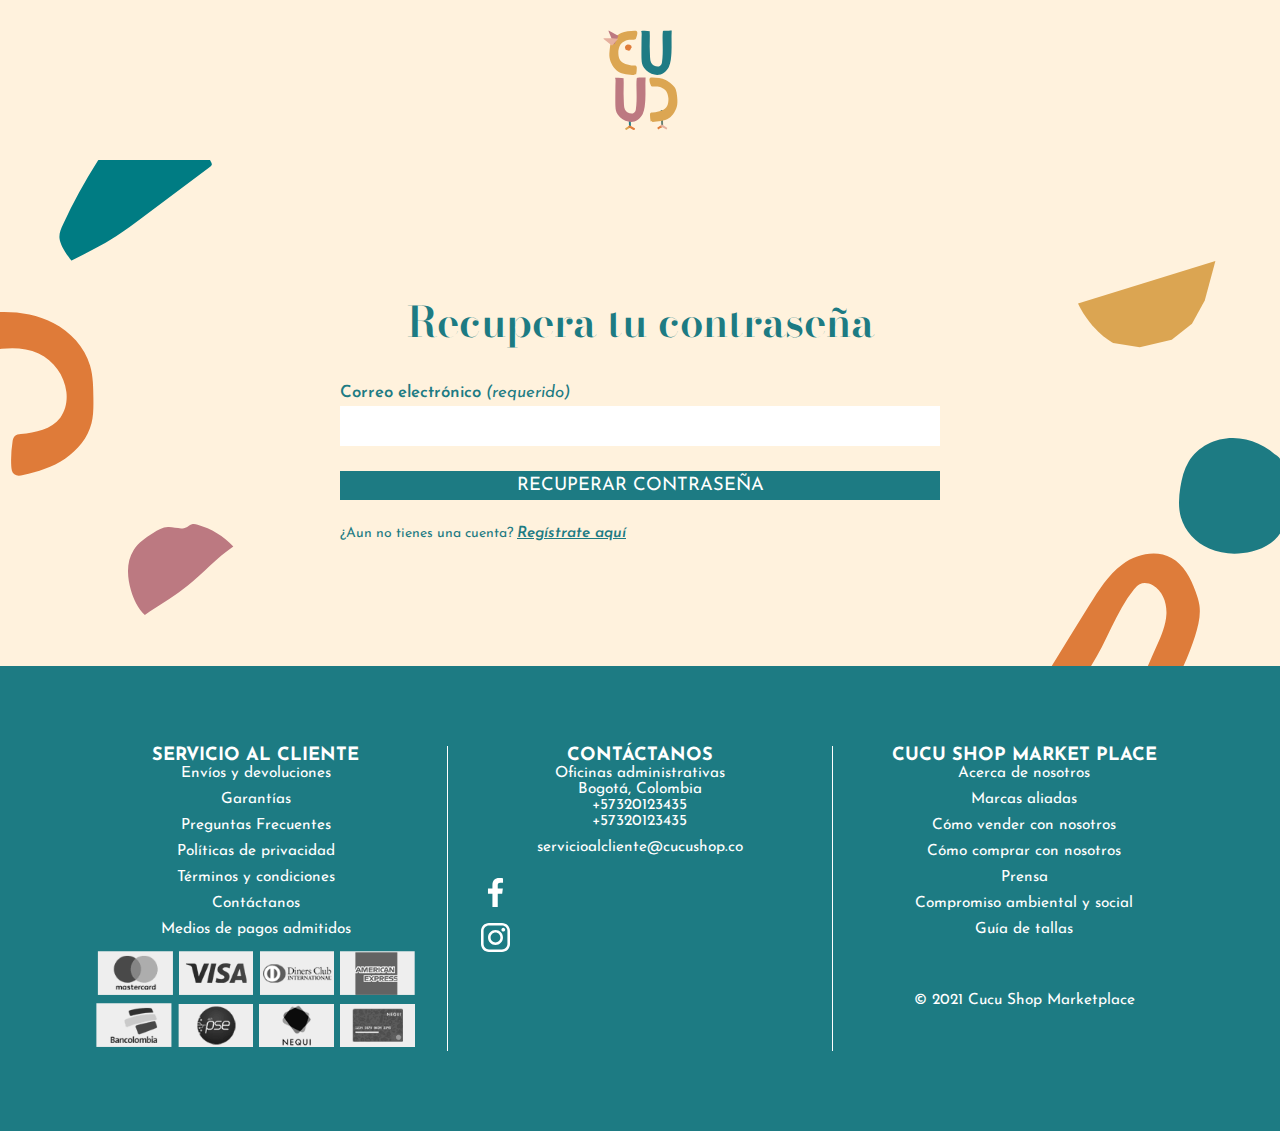
<file: recuperar-password.html>
<!DOCTYPE html>
<html lang="en">

<head>
    <meta charset="utf-8">
    <title></title>
    <meta name="viewport" content="width=device-width, initial-scale=1.0">

    <!-- CSS -->
    <link href="style.css" rel="stylesheet" type="text/css">

    <!-- JQUERY -->
    <script src="https://ajax.googleapis.com/ajax/libs/jquery/3.6.0/jquery.min.js"></script>
    <script type="text/javascript" src="js/funciones.js"></script>

    <!-- BOOTSTRAP -->
    <link href="https://cdn.jsdelivr.net/npm/bootstrap@5.0.0-beta1/dist/css/bootstrap.min.css" rel="stylesheet" integrity="sha384-giJF6kkoqNQ00vy+HMDP7azOuL0xtbfIcaT9wjKHr8RbDVddVHyTfAAsrekwKmP1" crossorigin="anonymous">
    <script src="https://cdn.jsdelivr.net/npm/bootstrap@5.0.0-beta1/dist/js/bootstrap.bundle.min.js" integrity="sha384-ygbV9kiqUc6oa4msXn9868pTtWMgiQaeYH7/t7LECLbyPA2x65Kgf80OJFdroafW" crossorigin="anonymous"></script>

    <!-- SLICK SLIDER -->
		<link rel="stylesheet" type="text/css" href="slick/slick.css"/>
		<link rel="stylesheet" type="text/css" href="slick/slick-theme.css"/>
		<script type="text/javascript" src="slick/slick.min.js"></script>
    
    <!-- GOOGLE FONT -->
    <link rel="preconnect" href="https://fonts.googleapis.com">
    <link rel="preconnect" href="https://fonts.gstatic.com" crossorigin>
    <link href="https://fonts.googleapis.com/css2?family=Bodoni+Moda:ital,wght@0,400;0,500;0,600;0,700;1,400;1,500;1,600;1,700&family=Josefin+Sans:ital,wght@0,100;0,200;0,300;0,400;0,500;1,100;1,200;1,300;1,400&display=swap" rel="stylesheet">

    <!-- GOOGLE ICON -->
    <link href="https://fonts.googleapis.com/icon?family=Material+Icons" rel="stylesheet">


    <!-- metadatos  -->
    <meta name="description" content="">
    <meta name="keywords" content="">
    <meta name="author" content="">
    <meta property="og:title" content="">
    <meta property="og:type" content="website">
    <meta property="og:url" content="">
    <meta property="og:image" content="">
    <meta property="og:site_name" content="">
    <meta property="og:description" content="">
    <meta property="og:email" content="">


    <link rel="apple-touch-icon" sizes="57x57" href="images/apple-icon-57x57.png">
    <link rel="apple-touch-icon" sizes="60x60" href="images/apple-icon-60x60.png">
    <link rel="apple-touch-icon" sizes="72x72" href="images/apple-icon-72x72.png">
    <link rel="apple-touch-icon" sizes="76x76" href="images/apple-icon-76x76.png">
    <link rel="apple-touch-icon" sizes="114x114" href="images/apple-icon-114x114.png">
    <link rel="apple-touch-icon" sizes="120x120" href="images/apple-icon-120x120.png">
    <link rel="apple-touch-icon" sizes="144x144" href="images/apple-icon-144x144.png">
    <link rel="apple-touch-icon" sizes="152x152" href="images/apple-icon-152x152.png">
    <link rel="apple-touch-icon" sizes="180x180" href="images/apple-icon-180x180.png">
    <link rel="icon" type="image/png" sizes="192x192"  href="images/android-icon-192x192.png">
    <link rel="icon" type="image/png" sizes="32x32" href="images/favicon-32x32.png">
    <link rel="icon" type="image/png" sizes="96x96" href="images/favicon-96x96.png">
    <link rel="icon" type="image/png" sizes="16x16" href="images/favicon-16x16.png">
    <link rel="manifest" href="images/manifest.json">
    <meta name="msapplication-TileColor" content="#ffffff">
    <meta name="msapplication-TileImage" content="images/ms-icon-144x144.png">
    <meta name="theme-color" content="#ffffff">



</head>


<body>

    <!-- Modal -->

    <div id="lightBox-Back"></div>
    <!-- Fin Modal-->

    <main>

        <!-- CABECERA -->
        <header class="container-fluid" id="header-page">

          <!-- Área header-->
          <div id="wrap-header"  class="container-fluid d-flex flex-row justify-content-between align-items-center">

            <!-- Logo -->
            <h1 id="logo-top-header"><a href="">Cucu, Tienda de ropa infantil</a></h1>

          </div>
          <!-- Fin Área header-->


        </header>
        <!-- *********** -->
        <!-- *********** -->
        <!-- *********** -->
        <!-- *********** -->

       
        
        <!-- INGRESO A CUENTA-->
        <section id="wrap-IngresoRegistro">

          <!-- ADORNOS -->
          <img src="images/Trazado245.png" alt="adorno en página" class="adorno-pagina" id="adorno-pagina-seccion-1">
          <img src="images/Trazado247.png" alt="adorno en página" class="adorno-pagina" id="adorno-pagina-seccion-2">
          <img src="images/Trazado246.png" alt="adorno en página" class="adorno-pagina" id="adorno-pagina-seccion-3">
          <img src="images/Trazado248.png" alt="adorno en página" class="adorno-pagina" id="adorno-pagina-seccion-4">
          <img src="images/Trazado249.png" alt="adorno en página" class="adorno-pagina" id="adorno-pagina-seccion-5">
          <img src="images/Trazado250.png" alt="adorno en página" class="adorno-pagina" id="adorno-pagina-seccion-6">

          <div id="contenedor-IngresoRegistro">
            <h2 class="titulo-seccion">Recupera tu contraseña</h2>
            <!-- menu de tabs en el registro -->

              <!-- formulario de inicio de sesión -->
              <form name="form-recuperar-pass" id="form-recuperar-pass" method="POST" action="">
                <div class="row-formulario">
                  <label for="field-pass" class="label-field-back">Correo electrónico <em>(requerido)</em></label>
                  <input type="email" id="field-pass" name="field-pass" class="input-field-back" required>
                </div>

                <div class="row-formulario text-center">
                  <button type="submit" role="button" class="boton back2">RECUPERAR CONTRASEÑA</button>
                </div>

                <div class="row-formulario  text-center">
                  <p>¿Aun no tienes una cuenta?  <button type="button" role="button" class="enlace-formulario-back" id="bt-registrate">Regístrate aquí</button></p>
                </div>

              </form>
              <!-- Fin formulario de inicio de sesión -->

            
          </div>

        </section>
        <!-- Finaliza INGRESO A CUENTA -->
        <!-- *********** -->
        <!-- *********** -->
        <!-- *********** -->
        <!-- *********** -->




        <!-- *********** -->
        <!-- *********** -->
        <!-- *********** -->
        <!-- *********** -->
        <!-- FOOTER -->
        <footer id="footer-page">
          <div id="wrap-info-footer">

            <!-- Servicio al Cliente-->
            <div class="columna-info-footer">
              <h2>SERVICIO AL CLIENTE</h2>
              <a href="">Envíos y devoluciones</a>
              <a href="">Garantías</a>
              <a href="">Preguntas Frecuentes</a>
              <a href="">Políticas de privacidad</a>
              <a href="">Términos y condiciones</a>
              <a href="">Contáctanos</a>
              <p>Medios de pagos admitidos</p>
              <div class="pagos-footer">
                <img src="images/pagos1_03.png" alt="">
                <img src="images/pagos1_05.png" alt="">
                <img src="images/pagos1_07.png" alt="">
                <img src="images/pagos1_09.png" alt="">
                <img src="images/pagos1_11.png" alt="">
                <img src="images/pagos2_03.png" alt="">
                <img src="images/pagos2_05.png" alt="">
                <img src="images/pagos2_07.png" alt="">
              </div>
            </div>
            <!-- Fin Servicio al Cliente-->

            <!-- Contáctanos-->
            <div class="columna-info-footer">
              <h2>CONTÁCTANOS</h2>
              <p>Oficinas administrativas <br>
                Bogotá, Colombia <br>
                +57320123435<br>+57320123435</p>
                <a href="mailto:servicioalcliente@cucushop.co">servicioalcliente@cucushop.co</a>

                <div id="wrap-rrss-footer" class="d-flex flex-row align-items-center justify-content-center">
                  <a href="" class="rrss-footer">
                    <img src="images/simbolo-de-la-aplicacion-de-facebook.svg" alt="logo facebook">
                  </a>
                  <a href="" class="rrss-footer">
                    <img src="images/logotipo-de-instagram.svg" alt="logo instagram">
                  </a>
                </div>
            </div>
            <!-- Fin Contáctanos -->

            <!-- CUCU Shop -->
            <div class="columna-info-footer">
              <h2>CUCU SHOP MARKET PLACE</h2>
              <a href="">Acerca de nosotros</a>
              <a href="">Marcas aliadas</a>
              <a href="">Cómo vender con nosotros</a>
              <a href="">Cómo comprar con nosotros</a>
              <a href="">Prensa</a>
              <a href="">Compromiso ambiental y social</a>
              <a href="">Guía de tallas</a>

              <br><br><br>

              <p>© 2021 Cucu Shop Marketplace</p>
            </div>
            <!-- Fin CUCU Shop -->

          </div>
        </footer>
        <!-- Finaliza Footer -->
        <!-- *********** -->
        <!-- *********** -->
        <!-- *********** -->
        <!-- *********** -->
        
          

    </main>

  </body>

</html>
</file>
<file: style.css>
/*
Theme Name: 
Theme URI: 
Author: 
mail: 
Version:
*/

@charset "utf-8";
/* CSS Document */


/* ------------------------------------------------- 

0. ESTILOS BASE
1. TEXTO y TIPOGRAFÍAS
2. HEADER
3. NAVERGADOR
4. BASE MODAL
5. HERO INDEX
6. COMPRA POR EDADES
7. CATEGORÍAS DESTACADAS
8. PRODUCTOS POR CATEGORÍAS
9. COMPRA POR EDADES
10. OFERTAS SEMANA
11. PRODUCTOS TENDENCIA
12. INSPIRACIÓN
13. INSCRIPCIÓN NEWSLETTER
14. FOOTER
15. BREADCRUMBS
16. FILTROS E INDICE DE PRODUCTOS
17. BOTÓN IR ARRIBA
18. PRODUCTO AMPLIADO
19. ADD CART
20. FORMULARIOS
21. CARRUSELES INTERNOS
22. CUENTA - REGISTRO
23. CARRITO 
24. CUENTA 





------------------------------------------------- */

/* 0. ESTILOS BASE */
*{
	margin: 0;
	padding: 0;
	-webkit-box-sizing: border-box;
	-moz-box-sizing: border-box;
    box-sizing: border-box !important;
    font-family: var(--font2);
}

:root {
    --color1:#DF7B39;
    --color2:#1D7B83;
    --color3:#FFF2DD;
    --color4:#DBA552;
    --color5:#BC7981;
    --color6:#ffd497;
    --color7:#00999b;
    --color8:#A4DFDE;
    --font1: 'Bodoni Moda', serif;
    --font2: 'Josefin Sans', sans-serif;
}

body, html{
    width: 100%;
	margin: 0;
	padding: 0;
	overflow-x:hidden;
    color:var(--color2);  
    font-size: 14px; 
}

.font1{
    font-family: var(--font1);
}

.font2{
    font-family: var(--font2);
}
.color1{
	color: var(--color1) !important;
}

.color2{
	color: var(--color2) !important;
}

.color3{
	color: var(--color3) !important;
}

.color4{
	color: var(--color4) !important;
}

.color5{
	color: var(--color5) !important;
}

.color6{
	color: var(--color6) !important;
}

.color7{
	color: var(--color7) !important;
}


.back1{
	background-color: var(--color1) !important;
}

.back2{
	background-color: var(--color2) !important;
}

.back3{
	background-color: var(--color3) !important;
}

.back4{
	background-color: var(--color4) !important;
}

.back5{
	background-color: var(--color5) !important;
}

.back6{
	background-color: var(--color6) !important;
}


.back7{
	background-color: var(--color7) !important;
}



section,nav,article,aside,hgroup,header,footer{
	display:block
}
ul, ol, li{
	list-style: none;
    padding-inline-start: 0 !important;
} 
table {
	border-collapse:collapse;
	border-spacing:0;
}
fieldset, img {
	border:0;
}
img{
	width: 100%;
	height: auto;
	display: block;
}
.cleaner{
	clear: both;
	visibility:hidden;
	font-size:0;
	height:0;
	display:block;
}
.hidden{
    position: absolute;
    width: 0;
    height: 0;
    left: -5000px;
}
.textLeft{
	text-align:left !important;
}
.textRight{
	text-align:right  !important;
}
.textCenter{
	text-align:center;
}
.filter{
	position: absolute;
	background-image: linear-gradient(to right,rgba(0,0,0,0.3) ,rgba(0,0,0,0.6));
	width: 100%;
	height: 100%;
	top: 0;
	left: 0;
}
.padding20{
	padding: 0 20px !important;
}
.padding30{
	padding: 0 30px !important;
}

a, button{
    border:none;
    background: none;
    cursor:pointer;
}

.btn{
    display:inline-flex !important;
    flex-flow: row nowrap!important;
    align-items: center!important;
    justify-content: space-between!important;
    font-size: 1.4em !important;
    font-weight: 400 !important;
    background: var(--color1) !important;
    border:1px solid var(--color1) !important;
}
.btn > img{
    width: 32px;
    margin: 0 8px 0 0;
}
.btn:hover{
    background-color:var(--color2) !important;
    border:1px solid var(--color2) !important;
}

.boton{
    display: inline-block;
    padding: 5px 45px;
    color:white;
    cursor: pointer;
    font-size: 1.3em;
    text-decoration: none;
    transition: all linear 0.3s;
}
.boton span{
    color:white;
}

.boton:hover, .boton span:hover{
    color:white;
    background-color: black !important;
}

/* ------------------------------------------------- */
/* ------------------------------------------------- */
/* ------------------------------------------------- */
/* ------------------------------------------------- */

/* 1. TEXTO y TIPOGRAFÍAS */


p{
    color: var(--color1);
    font-size: 1em;
}



h1, h2, h3, h4, h5{
    font-family: var(--font1);
}

.titulo-seccion{
    width: 90%;
    color: var(--color2);
    font-size: 3em;
    font-weight: 600;
    text-align: center;
    margin: 30px auto;
}
.bajada-titulo-seccion{
    width: 90%;
    font-family: var(--font2);
    color: var(--color2);
    font-size: 1.1em;
    text-align: center;
    margin: 30px auto;
}
.titulo-seccion-white{
    width: 90%;
    color: white;
    font-size: 3em;
    font-weight: 600;
    text-align: center;
    margin: 30px auto;
}
.bajada-titulo-seccion-white{
    width: 90%;
    font-family: var(--font2);
    color: white;
    font-size: 1.1em;
    text-align: center;
    margin: 30px auto;
}
.enlace-titulo-seccion{
    font-family: var(--font2);
    color: var(--color1);
    font-size: 1.3em;
    text-align: center;
    margin: 30px auto;
}
.enlace-titulo-seccion a{
    color: var(--color1);
}
.enlace-titulo-seccion a:hover{
    color: var(--color2);
}

.txt-advertencia{
    color: var(--color1) !important;
}

.bt-outline-verde{
    display: inline-block;
    padding: 8px 15px;
    color: var(--color2) !important;
    text-transform: uppercase;
    font-weight: 600;
    border:1px solid var(--color2);
    text-decoration: none;
}

.bt-outline-verde:hover{
    color: white !important;
    background-color: var(--color2);
    border:1px solid var(--color2);
}

.bt-ico-tabla:hover span{
    color: var(--color1);
}



/* ------------------------------------------------- */
/* ------------------------------------------------- */
/* ------------------------------------------------- */
/* ------------------------------------------------- */

/* 2. HEADER - NAV */
/* contenedor global header */
#header-page{
    padding: 0 !important;
    position: relative;
    z-index: 1002;
}

/* Top header */

#wrap-header-top{
    background-color: var(--color1) !important;
    padding: 15px 0 5px 0;
}

#carousel-header-top{
    width: 100%;
    max-width: 800px;
    margin: auto;
    text-align: center !important;
}

.slider-header-top *{
    color:white;
    font-size: 1.2em;
    width: 80%;
    margin: 10px auto;
    padding: 0 10px;
}

.carousel-control-next{
    opacity: 1 !important;
    width: 45px !important;
    background-color: none !important;
    background: none !important;
    border:none;
}

.carousel-control-prev{
    opacity: 1 !important;
    width: 45px !important;
    background-color: none !important;
    background: none !important;
    border:none;
}

/* área de header */
.icono-header{
    width: 25px;
}

#wrap-header{
    background-color: var(--color3);
    padding: 30px 15px;
}

/* costo y buscador */
#wrap-moneda-buscador-header{
    flex: 1;
}
#wrap-moneda-header{
    color:var(--color2);
    font-size: 1.3em;
    font-weight: 600;
    margin: 0 70px 0 0;
}
#wrap-moneda-header *{
    
}
#wrap-buscador-header{

}
#field-search-header{
    border:none;
    background: none;
    border-bottom:1px solid var(--color2);
    height: 34px;
    width: 100%;
    min-width: 200px;
    color:var(--color2);
    font-size: 1.1em;
    font-weight: 600;
    margin: 0 10px;
}

/* logo */
#logo-top-header{
    flex: 1;
    
}
#logo-top-header a{
    display: block;
    width: 75px;
    height: 100px;
    background:url(images/logo-cucu.svg) center 0  no-repeat;
    background-size: contain;
    text-indent: -5000px;
    text-decoration: none;
    margin: auto;
}

/* menu auxiliar y carrito */
#wrap-menu-carrito-header{
    flex: 1;
}

.enlace-header{
    margin: 0 10px;
    padding: 6px 10px;
    border-radius: 4px;
    color:var(--color2);
    font-weight: 600;
    text-decoration: none;
    cursor: pointer;
    transition: all linear 0.3s;
}

.enlace-header img{
    margin: 0 10px 0 0;
}

.enlace-header:hover{
    background-color: var(--color1);
    color: white;
}

.carrito-header span{
    font-size: 1.4em;
}


/* Menú cuenta */

#check-cuenta:checked + #menu-cuenta{
    position: absolute !important;
    z-index: 1000 !important;
    top:210px !important;
    right: 50px !important;
}

#puntero-cuenta-box{
    width: 15px;
    height: 15px;
    position: absolute;
    left: 70px;
    top:-15px;
    z-index: 1004;
    background-color: white;
    clip-path: polygon(50% 24%, 0% 100%, 100% 100%);
}

#close-cuenta-movil{
    width: 40px;
    height: 40px;
    position: absolute;
    right: -5000px;
    top:20px;
    z-index: 1004;
}

#menu-cuenta{
    position: absolute;
    /*top:250px;
    right: 50px;*/
    z-index: 1004;
    top:-5000px;
    right: -5000px;
    width: 70%;
    max-width: 350px;
    background-color: white;
    padding: 15px;
}

#menu-cuenta > ul{
    margin: 0;
    padding: 0;
}

.subtitulo-menu-cuenta{
    text-transform: uppercase;
    color: var(--color2);
    font-family: var(--font2);
    font-size: 1.3em;
    font-weight: 600;
}

.wrap-enlace-acordeon-menu-cuenta{
    display: flex;
    flex-flow: row nowrap;
    justify-content: space-between;
    align-items: center;
    padding: 3px 7px;
    margin: 10px 0;
}
.wrap-enlace-acordeon-menu-cuenta span{
    color: var(--color1);
}

.wrap-enlace-acordeon-menu-cuenta:hover{
    background-color: var(--color1);
}

.wrap-enlace-acordeon-menu-cuenta:hover span,.wrap-enlace-acordeon-menu-cuenta:hover .enlace-acordeon-menu-cuenta{
    color: white;
}

.enlace-acordeon-menu-cuenta{
    color: var(--color2);
    font-family: var(--font2);
    font-size: 1.1em;
    font-weight: 600;
    text-decoration: none;
    display: block;
    text-transform: uppercase;
}

.enlace-acordeon-menu-cuenta:hover{
    color: white;
    background-color: var(--color1);
}

.enlace-cerrar-menu-cuenta{
    color: var(--color1);
    font-family: var(--font2);
    font-size: 1.1em;
    font-weight: 600;
    text-decoration: none;
    display: block;
    text-transform: uppercase;
    margin: 10px 0;
    padding: 3px 7px;
}
.enlace-cerrar-menu-cuenta:hover{
    color: white;
    background-color: var(--color2);
}

.subenlace-acordeon-menu-cuenta{
    color: var(--color2);
    font-family: var(--font2);
    font-size: 0.9em;
    font-weight: 600;
    text-decoration: none;
    display: block;
    text-transform: uppercase;
    margin: 10px 0;
    padding: 3px 7px;
    border-bottom: 1px solid rgba(255,255,255,0);
}
.subenlace-acordeon-menu-cuenta:hover{
    color: var(--color1);
    border-bottom: 1px solid var(--color1);
}

/* ------------------------------------------------- */
/* ------------------------------------------------- */
/* ------------------------------------------------- */
/* ------------------------------------------------- */
/* 3. NAVERGADOR */
#wrap-navegador-principal{
    width: 100%;
    background-color:white;
    position: relative;
    z-index: 1001;
    padding: 0;
    margin: 0;
    line-height: 0;
    display: flex;
    flex-flow: row nowrap;
    align-items: center;
    justify-content: center;
}
#navegador-principal{
    width: 100%;
    max-width: 1100px;
    margin: 0;
    background-color:white;
    display: flex;
    flex-flow: row nowrap;
    justify-content: space-between;
    align-items: center;
    padding-inline-start: 0;
}
.boton-menu-principal{
    display: block;
    padding: 31px 20px;
    color: var(--color2);
    font-size: 1.3em;
    font-weight: 600;
    text-decoration: none;
    transition: all linear 0.3s;
}
.boton-menu-principal:hover{
    color:white;
    background-color: var(--color2);
}

#boton-categorias{
    display: block;
    padding: 14px 20px;
    background-color: var(--color2);
    text-decoration: none;
    cursor: pointer;
    transition: all linear 0.3s;
}
#boton-categorias span{
    color: white;
    font-size: 1.3em;
    font-weight: 600;
}

#boton-categorias:hover{
    background-color: var(--color1);
}

.navbar-toggler{
    display: block !important;
}





/* menu de categorías */
#wrap-ico-btVerCategorias{ 
    width: 35px;
    height: 35px;
    overflow: hidden;
    position: relative;
    margin-right: 5px;
}
#open-ico{
    position: absolute;
}
#close-ico{
    position: absolute;
    top:40px;
}
.navbar-toggler:active,.navbar-toggler:visited,.navbar-toggler:focus {
    border:none !important;
    box-shadow: none !important;
}

/* contendor menu categorías */
#wrap-categorias-nav{
    position: absolute;
    width: 100%;
    max-width: 1100px;
    background-color: white;
    padding: 10px;
    z-index: 1005;
    top: -5000px;
    left: -5000px;
}

#categorias-nav-content{
    background-color: var(--color3);
    padding: 10px 0;
    display: flex;
    flex-flow: row nowrap;
    align-items: stretch;
}
#lista-categorias-nav-content{
    flex: 1;
    width: 100%;
    max-width: 360px;
}
#subcategorias-nav-content{
    flex: 3;
    padding: 20px;
    display: flex !important;
    flex-flow: row wrap;
    width: 100%;
}

.wrap-subcategorias-nav{
    display: none;
    width: 100%;
}

.subcategoria-nav{
    width: 25%;
    padding: 10px;
    display: flex;
    flex-flow: column;
}

.subtitulo-subcategoria-nav{
    text-transform: uppercase;
    color: var(--color2);
    font-family: var(--font2);
    font-size: 1.2em;
    font-weight: 600;
    border-bottom: 1px solid var(--color2);
}

.enlace-subcategoria-nav{
    color: var(--color2);
    font-family: var(--font2);
    font-size: 1em;
    font-weight: 600;
    text-decoration: none;
    display: block;
    line-height: 2em;
}
.enlace-subcategoria-nav:hover{
    color: var(--color1);
}

.enlace-verTodo-subcategoria-nav{
    color: var(--color1);
    font-family: var(--font2);
    font-size: 1em;
    font-weight: 600;
    text-decoration: none;
    display: block;
    line-height: 2em;
}
.enlace-verTodo-subcategoria-nav:hover{
    color: var(--color1);
    border-bottom: 1px solid var(--color1);
}


/* boton categoría principal */

.boton-item-principal-categoria{
    width: 100%;
    max-width: 300px;
    display: flex;
    flex-flow: row nowrap;
    justify-content: space-between;
    align-items: center;

    text-transform: uppercase;
    text-decoration: none;

    color: var(--color2);
    font-weight: 600;
    font-size: 1em;
    padding: 8px 8px 8px 20px;
    margin: 2px 0;

    border-bottom: 1px solid var(--color2);

    transition: all linear 0.3s;
}

.boton-item-principal-categoria > .material-icons{
    color: var(--color1);
    font-size: 1em;
}

.boton-item-principal-categoria:hover{
    background-color: var(--color1);
    color: white;
    border-bottom: 1px solid var(--color1);
}

.boton-item-principal-categoria:hover > .material-icons{
    color: white;
}
.back-categoria-movil{
    color: white !important;
    background-color: var(--color1);
}
.back-categoria-movil *{
    color: white !important;
}
#close-categorias-movil{
    width: 40px;
    height: 40px;
    position: absolute;
    left: -5000px;
    top:20px;
    z-index: 1002;
}

#check-categorias:checked + #wrap-categorias-nav{
    top:63px !important;
    left: 50% !important;
    transform: translateX(-50%);
}
/* ------------------------------------------------- */
/* ------------------------------------------------- */
/* ------------------------------------------------- */
/* ------------------------------------------------- */
/* 4. BASE MODAL */
#lightBox-Back{
    width: 100%;
    background-color: rgba(0,0,0,0.8);
    position: fixed;    
}

.show-lightBox-Back{
    z-index: 1000;
    height: 100vh;
}

.show-lightBox-Back-2{
    z-index: 1002;
    height: 100vh;
}

.show-lightBox-Back-3{
    z-index: 1004;
    height: 100vh;
}

.fixed-body{
    overflow-y:hidden !important;
}


/* ------------------------------------------------- */
/* ------------------------------------------------- */
/* ------------------------------------------------- */
/* ------------------------------------------------- */
/* 5. HERO INDEX */
#wrap-slider-index{
    width: 100%;
    max-width: 90vw !important;
    margin: auto;
}

.slideOpacity{
    width: 100%;
    background: rgba(0,0,0,0.4);
}
.manchitasHero{
    position: absolute;
    left: 0;
    top: 350px;
    width: 100%;
    z-index: 1001;
}
.item-slider-index{
    position: relative;
}
.carousel-caption-hero{
    position: absolute;
    width: 100%;
    height: 100%;
    left: 0;
    top: 0;
    color: #fff;
    text-align: center;
}
.captionPosition{
    width: 50%;
    text-align: start;
    padding-top: 15%;
    padding-left: 15%;
}
.captionPosition h1{
    font-size: 4.06rem;
    font-family: "Josefin Sans";
    font-weight: 700;
    text-transform: uppercase;
}
.captionPosition p, .CTA{
    font-size: 1.25rem;
    font-family: "Josefin Sans";
    font-weight: 700;
    text-transform: uppercase;
    color: white;
    letter-spacing: 0.3em
}
.CTA{
    background-color: var(--color1);
    padding: 1rem 1rem;
    text-align: center;
    border: none;
    position: relative;
    z-index: 15;
}
.CTA:hover{
    background-color:var(--color2);
}
.buttonHeroPrev, .buttonHeroNext{
    width: 50px;
    height: 50px;
    display: flex;
    align-items: center;
    justify-content: center;
    background-color: rgba(255,255,255,0.2);
    border-radius: 50%;
}
.buttonHeroPrev{
    padding: 0.5rem 0.7rem 0.5rem 0.2rem;
}
.buttonHeroNext{
    padding: 0.5rem 0.2rem 0.5rem 0.7rem;
}

.carousel-control-prev, .carousel-control-next {
    width: 15% !important;
    z-index: 15 !important;
}



/* ------------------------------------------------- */
/* ------------------------------------------------- */
/* ------------------------------------------------- */
/* ------------------------------------------------- */
/*6. COMPRA POR EDADES*/


/* ------------------------------------------------- */
/* ------------------------------------------------- */
/* ------------------------------------------------- */
/* ------------------------------------------------- */
/* 7. CATEGORÍAS DESTACADAS */
#wrap-categorias-destacadas{
    padding: 50px 0;
}

#categorias-destacadas{
    width: 100%;
    max-width: 90vw;
    display: grid;
    grid-template-columns:1fr 1fr;
    grid-template-rows:1fr 1fr;
    column-gap: 20px;
    row-gap: 20px;
    margin: auto;
}

.area-destacada-cont img{
    display: block;
    height: 100%;
}

.area-destacada-1{
    position: relative;
    grid-column-start: 1;
    grid-column-end: 2;
    grid-row-start: 1;
    grid-row-end: 3;
    min-height: 100px;
}

.area-destacada-2{
    position: relative;
    grid-column-start: 2;
    grid-column-end: 3;
    grid-row-start: 1;
    grid-row-end: 2;
    min-height: 100px;
}

.area-destacada-3{
    position: relative;
    grid-column-start: 2;
    grid-column-end: 3;
    grid-row-start: 2;
    grid-row-end: 3;
    min-height: 100px;
}

.wrap-info-area-destacada{
    position: absolute;
    z-index: 2;
    width: 90%;
    left: 50%;
    top: 50%;
    transform: translate(-50%, -50%);
    color: white;
    text-align: center;
}

.wrap-info-area-destacada h3{
    font-weight: 600;
    font-size: 2.3em;
    text-align: center;
    color: white;
}

.wrap-info-area-destacada p{
    font-size: 1.5em;
    text-align: center;
    color: white;
}

.over-thumb{
    background-color: rgba(0,0,0,0.4);
    position: absolute;
    z-index: 1;
    width: 100%;
    height: 100%;
}


/* ------------------------------------------------- */
/* ------------------------------------------------- */
/* ------------------------------------------------- */
/* ------------------------------------------------- */
/* 8. PRODUCTOS POR CATEGORÍAS*/
#wrap-productos-categoria-index{
    padding: 50px 0;
    background-color: var(--color3);
}
#productos-categoria-index{
    width: 100%;
    max-width: 90vw;
    margin: auto;
    padding: 30px 0;
}
/* navegador de categorías */
#nav-tab-categorias{
    width: 100%;
    display: flex;
    flex-flow: row nowrap;
    justify-content:space-between;
    align-items: center;
    border-bottom: 3px solid var(--color2);
}

.enlaceCategorias{
    display: inline-block;
    font-weight: 600;
    font-size: 1.4em;
    text-transform: uppercase;
    color: var(--color1);
    padding: 7px 12px;
    text-decoration: none;
    cursor: pointer;
}

.enlaceCategorias:hover{
    color: var(--color2);
    background-color: var(--color6);
}

.enlaceCategoriasActivo, .enlaceCategoriasActivo:focus, .enlaceCategoriasActivo:active{
    color: var(--color2) !important;
    background-color: var(--color6) !important;
    border:none !important;
    border-radius: 0 !important;
    outline: none !important;
}

#nav-tabContent{
    width: 100%;
}

.tab-categoria{
    position: relative;
    padding: 30px 10px;
}

.flecha-left-slider{
    position: absolute;
    left: 0;
    top: 50%;
    transform: translateY(-50%);
    cursor: pointer;
    z-index: 4;
    width: 35px;
}

.flecha-right-slider{
    position: absolute;
    right: 0;
    top: 50%;
    transform: translateY(-50%);
    cursor: pointer;
    z-index: 4;
    width: 35px;
}

.carrusel-articulos{
    width: 90%;
    margin: auto;
}


/* Producto */
.wrap-articulo-carrusel{
    display: flex;
    flex-flow: column;
    text-align: center;
    align-items: center;
    justify-content: center;
    padding: 15px;
}

.thumb-articulo-carrusel{
    text-decoration: none;
    display: block;
    position: relative;
}

.favorite-icon-thumb-articulo-carrusel{
    position: absolute;
    top:15px;
    right: 15px;
    border-radius: 50%;
    background-color: rgba(255, 255, 255, 0.6);
    padding: 7px;
    width: 40px;
    height: 40px;
    display: flex;
    align-items: center;
    justify-content: center;
}

.favorite-icon-thumb-articulo-carrusel span{
    color: var(--color5);
    line-height: 0;
    padding: 0;
    margin: 0;
}

.info-articulo-carrusel{
    margin: 10px 0;
}

.cat-articulo-carrusel{
    color: var(--color2);
    font-size: 1.2em;
    font-style: italic;
}

.nombre-articulo-carrusel{
    color: var(--color2);
    font-size: 2em;
    font-weight: 600;
    text-decoration: none;
}

.nombre-articulo-carrusel:hover{
    color:var(--color1);
}

.precio-articulo-carrusel{
    display: inline-block;
    color: var(--color2);
    font-size: 2em;
}

.wrap-evaluacion-articulo-carrusel > span{
    font-size: 1.2em;
}

.full-star, .half-star{
    color: var(--color1);
}

.no-star{
    color: var(--color4);
}

/* ------------------------------------------------- */
/* ------------------------------------------------- */
/* ------------------------------------------------- */
/* ------------------------------------------------- */
/* 9. COMPRA POR EDADES */
#wrap-compra-edades{
    padding: 50px 0;
    background-color: var(--color3);
    margin: 30px 0;
}
#compra-edades{
    width: 100%;
    max-width: 90vw;
    margin: auto;
    padding: 30px 0;
    display: flex;
    flex-flow: row nowrap;
    align-items: center;
    justify-content:center;
}

.imgContainer{
    display: inline-block;
    position: relative;
    width: 80%; 
    overflow: hidden;
    border-radius: 50%;
}

.entrada-edades{
    width: 90%;
    max-width: 450px;
    margin: 20px;
    display: flex;
    flex-flow: column;
    align-items: center;
    justify-content: center;
}
.entrada-edades h2{
    font-weight: 700;
    font-size: 50px;
}
.entrada-edades p{
    font-size: 30px;
    font-family: "Josefin Sans";
    font-weight: 400;
}

.entrada-edades h2, p{
    color: #1D7B83;
}
/* ------------------------------------------------- */
/* ------------------------------------------------- */
/* ------------------------------------------------- */
/* ------------------------------------------------- */
/* 10. OFERTAS SEMANA */
#wrap-ofertas-semana{
    padding: 50px 0;
    margin: 30px 0;
}
#ofertas-semana{
    width: 100%;
    max-width: 90vw;
    margin: auto;
    padding: 30px 0;
    display: flex;
    flex-flow: row nowrap;
    justify-content: center;
    align-items: center;
}

#imagen-ofertas-semana{
    position: relative;
}

.descuento {
    position: absolute;
    background-color:#1D7B83;
    z-index: 2;
    display: flex;
    justify-content: center;
    align-items: center;
    height: 8rem;
    width: 8rem;
    top: 5.4%;
    left: 5.4%;
}
.descuento span {
    font-size: 1rem;
}

#informacion-ofertas-semana{
    margin: 0 20px;
    color: var(--color2);
    text-align: center;
}

.precio-oferta{
    font-size: 2em;
}

.conteo-ofertas-semana{
    font-size: 2em;
    font-weight: 600;
}

/* ------------------------------------------------- */
/* ------------------------------------------------- */
/* ------------------------------------------------- */
/* ------------------------------------------------- */

/* 11. PRODUCTOS TENDENCIA */
#wrap-productos-tendencia{
    padding: 50px 0;
    background-color: var(--color3);
    margin: 30px 0;
}

#productos-tendencia{
    width: 100%;
    max-width: 90vw;
    margin: auto;
    padding: 30px 0;
}



/* ------------------------------------------------- */
/* ------------------------------------------------- */
/* ------------------------------------------------- */
/* ------------------------------------------------- */
/* 12. INSPIRACIÓN */
#wrap-inspiracion-instagram{
    padding: 50px 0;
    margin: 30px 0;
}

#inspiracion-instagram{
    width: 100%;
    max-width: 90vw;
    margin: auto;
    padding: 30px 0;
    display: flex;
    flex-flow: row nowrap;
    justify-content: center;
    align-items: center;
}

.thumb-inspiracion-instagram{
    display: inline-block;
    position: relative;
    width: 33.3%;
    transition: all linear 0.2s;
}
.over-thumb-inspiracion-instagram{
    position: absolute;
    z-index: 2;
    width: 100%;
    height: 0;
    background-color: rgba(0,0,0,0.4);
    transition: all linear 0.2s;
}
.ico-thumb-inspiracion-instagram{
    width: 40px;
    height: 40px;
    position: absolute;
    z-index: 3;
    top:60%;
    left: 50%;
    opacity: 0;
    transform: translate(-50%, -50%);
    transition: all linear 0.2s;
}

.thumb-inspiracion-instagram:hover .over-thumb-inspiracion-instagram{
    height: 100%;
}
.thumb-inspiracion-instagram:hover .ico-thumb-inspiracion-instagram{
    opacity: 1;
    top:50%;
}



/* ------------------------------------------------- */
/* ------------------------------------------------- */
/* ------------------------------------------------- */
/* ------------------------------------------------- */
/* 13. INSCRIPCIÓN NEWSLETTER */
#wrap-inscricion-news{
    padding: 50px 0;
    margin: 30px 0 0 0;
    background-color: var(--color7);
}

#inscricion-news{
    width: 90%;
    max-width: 800px;
    margin: auto;
    display: flex;
    flex-flow: row nowrap;
    justify-content: center;
    align-items: stretch;
}

#input-news{
    flex:4;
    width: 100%;
    height: 40px;
    color: white;
    font-size: 1.4em;
    background: none;
    border:1px solid white;
    padding-left: 15px;
}

#button-news{
    flex:1;
    width: 100%;
    height: 40px;
    color: var(--color7);
    background-color: white;
    text-align: center;
}

#button-news:hover{
    background-color: var(--color1);
    color: white;
}

/* ------------------------------------------------- */
/* ------------------------------------------------- */
/* ------------------------------------------------- */
/* ------------------------------------------------- */
/* 14. FOOTER */
#footer-page{
    padding: 50px 0;
    background-color: var(--color2);
}

#wrap-info-footer{
    width: 100%;
    max-width: 90vw;
    margin: auto;
    padding: 30px 0;
    display: flex;
    flex-flow: row nowrap;
    justify-content: center;
    align-items: stretch;
}

.columna-info-footer{
    flex:1;
    width: 33%;
    padding: 0 20px;
    text-align: center;
    color: white;
}
.columna-info-footer:nth-child(2){
    border-left:1px solid white;
    border-right:1px solid white;
}

.columna-info-footer h2{
    font-family: var(--font2);
    color: white;
    font-size: 1.3em;
    text-align: center;
}

.columna-info-footer a, .columna-info-footer p{
    display: block;
    font-family: var(--font2);
    color: white;
    font-size: 1.1em;
    text-align: center;
    text-decoration: none;
    margin-bottom: 10px;
}

.columna-info-footer a:hover{
    color: white;
    text-decoration: underline;
}

#wrap-rrss-footer{
    margin: 20px 0;
}
.rrss-footer{
    width: 35px;
    padding: 3px;
    margin: 10px;
}
.pagos-footer{
    text-align: center;
    display: flex;
    flex-flow: row wrap;
    align-items: center;
    justify-content: center;
}
.pagos-footer img{
    display: block;
    width: auto !important;
    margin:4px 3px;
}
/* ------------------------------------------------- */
/* ------------------------------------------------- */
/* ------------------------------------------------- */
/* ------------------------------------------------- */
/* 15. BREADCRUMBS */
#wrap-breadcrumbs{
    width: 100%;
    border-top:1px solid var(--color2);
    background-color:white;
    padding: 15px 0 5px 0;
}
.breadcrumb{
    width: 100%;
    max-width: 1100px;
    margin: 0 auto;
    background-color:white;
}
.breadcrumb-item a{
    color: var(--color2);
}
.breadcrumb-item a:hover{
    color: var(--color1);
}
.breadcrumb-item + .breadcrumb-item::before{
    font-family: "Material Icons";
    content: "\e5cc" !important;
    color: var(--color1) !important;
}
.breadcrumb-item.active{
    color: var(--color7) !important;
}

/* ------------------------------------------------- */
/* ------------------------------------------------- */
/* ------------------------------------------------- */
/* ------------------------------------------------- */

/* 16. FILTROS E INDICE DE PRODUCTOS */
/* cabecera índice */
#cabecera-seccion{
    width: 100%;
    background-color: var(--color3);
    position: relative;
    display: flex;
    flex-flow: column;
    align-items: center;
    justify-content: center;
    padding: 50px 0 40px 0;
}
#wrap-categoria-global-cabecera-seccion{
    display: flex;
    flex-flow: row nowrap;
    align-items: center;
    justify-content: center;
}
.categoria-global-cabecera-seccion{
    color: var(--color2);
    font-family: var(--font2);
    font-size: 1.3em;
    text-transform: uppercase;
}
.categoria-global-cabecera-seccion + .categoria-global-cabecera-seccion::before{
    content: "|";
    padding: 0 10px;
}
.categoria-cabecera-seccion{
    color: var(--color2);
    font-size: 3em;
}
.adorno-cabecera-seccion{
    position: absolute;
    z-index: 2;
    width: auto;
}
#adorno-cabecera-seccion-1{
    left: 0;
}
#adorno-cabecera-seccion-2{
    right: 10%;
    bottom:0;
}
#adorno-cabecera-seccion-3{
    right: 0;
    transform: translateX(50%);
    top:5%;
}
#adorno-cabecera-seccion-4{
    left: 20%;
    top:0;
}

/* Filtros y productos */
/* contenedor general de las dos columnas */
#wrap-indice-filtro-productos{
    width: 100%;
    max-width: 90vw;
    margin: 20px auto;
    display: flex;
    flex-flow: row nowrap;
    align-items: stretch;
}

/* Filtros */
/* columna de filtros */
#wrap-filtro-productos{
    width: 100%;
    max-width: 290px;
    flex: 1;
}

/* primera sección de la columa filtros */ 
#wrap-ordenar-por{

}

/* segunda sección de la columa filtros */
#wrap-filtros{
    padding: 0 0 15px 0;
    /*border-bottom: 1px solid var(--color2);*/
}

/* contenedor que oculta los filtros en el movil */
.contenedor-movil-columna-filtros{

}


/* titulo filtro */
.contenedor-filtro + .contenedor-filtro{
    margin: 40px 0 0 0;
}
.wrap-titulo-filtro{
    display: flex;
    flex-flow: row wrap;
    justify-content: space-between;
    align-items: center;
    cursor: pointer;
    
}

.titulo-filtro{
    font-family: var(--font2);
    text-transform: uppercase;
    color: var(--color1);
    font-size: 1.3em;
    font-weight: 600;
    display: inline-block;
    width: 100%;
    padding: 0 0 10px 0;
    border-bottom: 1px solid var(--color2);
   
}
.info-filtro{
    font-family: var(--font2);
    color: var(--color2);
    font-size: 0.9em;
    font-weight: 600;
    display: inline-block;
    margin: 10px 0;
}

.down-filtro{
    color: var(--color1);
    font-size: 2em !important;
}
.up-filtro{
   transform: rotate(180deg) !important;
}


.wrap-listado-filtros{
    padding: 10px 0;
    border-bottom: 1px dotted var(--color8);
}

/* Acordeon items */
.wrap-listado-filtros .accordion-header, .wrap-listado-filtros .accordion-button{
    width: 100%;
    background-color: none !important;
    background: none !important;
    border:none !important;
    font-family: var(--font2);
    color: var(--color2) !important;
    font-size: 1.1em;
    font-weight: 600;
    margin: 25px 0 10px 0 ;
    padding: 0 !important;
    border-radius: 0 !important;
}
.wrap-listado-filtros .accordion-button::after{
    color: var(--color1) !important;
}

.wrap-listado-filtros .accordion-collapse{
    border:none !important;
}



.lista-filtros{
    padding: 0;
    margin: 0;
    padding-inline-start: 0;
    margin: 20px 0;
}

.lista-filtros li{
    display: flex;
    flex-flow: row nowrap;
    align-items: center;
    margin: 0 0 10px 0;
}
.lista-filtros li label{
    display: block;
    width: 100%;
    margin: 0 0 0 5px;
    color: var(--color2);
    font-size: 1.1em;
    font-weight: bold;
    cursor: pointer
}

.lista-filtros li:hover label{
    color: var(--color1);
}

.lista-filtros li input:checked + label{
    color: var(--color1);
}

.lista-filtros-seleccionados li{
    justify-content: space-between !important;
}



/* productos */
#wrap-indice-productos{
    flex: 1;
    display: flex;
    flex-flow: column;
    justify-content: flex-start;
    align-items: center;
}

#indice-productos{
    display: flex;
    flex-flow: row wrap;
    justify-content: center;
    align-items: flex-start;
}


.tipologia-lista-filtros{
    color: var(--color8);
    font-weight: 600;
}
.nombre-lista-filtros{
    color:var(--color2);
    font-weight: 600;
}
.remove-lista-filtros{
    color:var(--color1) !important;
}
.bt-filtros{
    font-size: 0.85em !important;
    text-align: center !important;
}

/* search filtros */
.wrap-search-filtros{
    display: flex;
    flex-flow: row nowrap;
    align-items: center;
    justify-content: space-between;
    padding: 2px;
    border:1px solid var(--color2);
}
.bt-ico-search-filtros span{
    color: var(--color2) !important;
    flex:1;
    line-height: 1.4em;
}
.input-search-filtros{
    flex:10;
    height: 30px;
    color: var(--color2);
    font-weight: 600;
}
.input-search-filtros, .input-search-filtros:focus, .input-search-filtros:active{
    border:none;
}
/* color */
.square-filtro-color{
    width: 16px;
    height: 16px;
    margin: 0 10px 0 0;
    border:1px solid var(--color2);
}
.colorCheck:checked + label.nombre-lista-filtros{
    color: var(--color1) !important;
}


/* Rango de precio */
#wrap-precio-filtros{
    position: relative;
}

#wrap-min-max-precio-filtros{
    display: flex;
    flex-flow: row nowrap;
    justify-content: space-between;
    align-items: center;
}
#min-precio-filtros, #max-precio-filtros{

}

#wrap-range-precio-filtros{
    position: relative;  
    margin: 15px 0 50px 0;  
}

input[type=range] {
    -webkit-appearance: none; /* Hides the slider so that custom slider can be made */
    width: 100%; /* Specific width is required for Firefox. */
    background: transparent; /* Otherwise white in Chrome */
    position: absolute;
  }
  
input[type=range]::-webkit-slider-thumb {
-webkit-appearance: none;
}
  
input[type=range]:focus {
outline: none; /* Removes the blue border. You should probably do some kind of focus styling for accessibility reasons though. */
}
  
input[type=range]::-ms-track {
width: 100%;
cursor: pointer;

/* Hides the slider so custom styles can be added */
background: transparent; 
border-color: transparent;
color: transparent;
}

input[type="range"]{
    margin: 0;
    padding: 0;
    -webkit-appearance: none;  /* Override default CSS styles */
    appearance: none;
    -webkit-appearance: none;
    height: 2px; /* Specified height */
    background-color: var(--color2); /* Grey background */
    outline: none; /* Remove outline */
    border-radius: 10px;
    pointer-events: none;
    outline: none;
}

input[type="range"]::-webkit-slider-runnable-track{
    margin: 0;
    padding: 0;
    -webkit-appearance: none;  /* Override default CSS styles */
    appearance: none;
    -webkit-appearance: none;
    height: 2px; /* Specified height */
    background-color: var(--color2); /* Grey background */
    outline: none; /* Remove outline */
    border-radius: 10px;
    pointer-events: none;
    outline: none;
}

input[type="range"]::-moz-range-track{
    margin: 0;
    padding: 0;
    -webkit-appearance: none;  /* Override default CSS styles */
    appearance: none;
    -webkit-appearance: none;
    height: 2px; /* Specified height */
    background-color: var(--color2); /* Grey background */
    outline: none; /* Remove outline */
    border-radius: 10px;
    pointer-events: none;
    outline: none;
}

/* Mouse-over effects */
input[type="range"]:hover {
    opacity: 1; /* Fully shown on mouse-over */
    background:var(--color8);
    border-radius: 10px;
    height: 2px; 
}

/* The slider handle (use -webkit- (Chrome, Opera, Safari, Edge) and -moz- (Firefox) to override default look) */
input[type="range"]::-webkit-slider-thumb {
    width: 15px; /* Set a specific slider handle width */
    height: 15px; /* Slider handle height */
    margin: -7px 0 0 0;
    background: var(--color1);
    pointer-events: all;
    border-radius: 50%;
    position: relative;
    z-index: 10;
  }
  
  input[type="range"]::-moz-range-thumb {
    width: 15px; /* Set a specific slider handle width */
    height: 15px; /* Slider handle height */
    margin: -7px 0 0 0;
    background: var(--color1); /* Green background */
    pointer-events: all;
    border-radius: 50%;
    position: absolute;
    z-index: 10;
  }



/* Producto */
.wrap-articulo-indice{
    display: flex;
    flex-flow: column;
    text-align: center;
    align-items: center;
    justify-content: center;
    padding: 15px;
    margin: 15px;
    width: 25%;
    min-width: 250px;
    max-width: 300px;
}

.thumb-articulo-indice{
    width: 100%;
    text-decoration: none;
    display: block;
    position: relative;
}

.descuento-thumb-articulo-indice{
    position: absolute;
    left: 15px;
    top: 15px;
    color: white;
    width: 40px;
    height: 40px;
    display: flex;
    flex-flow: column;
    justify-content: center;
    align-items: center;
    border-radius: 50%;
    background-color: var(--color1);
}

.bt-articulo-indice{
    position: absolute;
    display: none;
    width: 100%;
    bottom: 0;
}

.favorite-icon-thumb-articulo-indice{
    position: absolute;
    top:15px;
    right: 15px;
    border-radius: 50%;
    background-color: rgba(255, 255, 255, 0.6);
    padding: 7px;
    width: 40px;
    height: 40px;
    display: flex;
    align-items: center;
    justify-content: center;
}

.favorite-icon-thumb-articulo-indice span{
    color: var(--color5);
    line-height: 0;
    padding: 0;
    margin: 0;
}

.info-articulo-indice{
    margin: 10px 0;
}

.cat-articulo-indice{
    color: var(--color2);
    font-size: 1.2em;
    font-style: italic;
}

.nombre-articulo-indice{
    color: var(--color2);
    font-size: 2em;
    font-weight: 600;
    text-decoration: none;
}

.nombre-articulo-indice:hover{
    color:var(--color1);
}

.wrap-precio-articulo-indice{
    display: flex;
    flex-flow: row nowrap;
    align-items: center;
    justify-content: center;
}


.precio-articulo-indice{
    display: inline-block;
    color: var(--color2);
    font-size: 1.6em;
}
.precio-articulo-indice-anterior{
    display: inline-block;
    color: var(--color2);
    font-size: 1.4em;
    text-decoration:line-through
}
.precio-articulo-indice-actual{
    display: inline-block;
    color: var(--color1);
    font-size: 1.4em;
    margin-left: 15px;
}

.wrap-evaluacion-articulo-indice > span{
    font-size: 1.2em;
}

.wrap-articulo-indice:hover .bt-articulo-indice{
    display: block;
}

/* CONTADOR */
#wrap-contador-indice-productos{
    display: flex;
    flex-flow: column;
    justify-content: center;
    align-items: center;
}


/* ------------------------------------------------- */
/* ------------------------------------------------- */
/* ------------------------------------------------- */
/* ------------------------------------------------- */

/* 17. BOTÓN IR ARRIBA */
#boton-go-top{
    display: flex;
    flex-flow: column;
    align-items: center;
    justify-content: center;
}
#wrap-ico-go-top{
    display: flex;
    flex-flow: column;
    align-items: center;
    justify-content: center;
    border-radius: 50%;
    padding: 10px;
    border:1px solid var(--color2);
    width: 35px;
    height: 35px;
}
#wrap-ico-go-top span{
    color: var(--color1);
}
#label-boton-go-top{
    color: var(--color2);
}
.boton-go-top-columna{
    width: 100%;
    max-width: 90vw;
    margin: 10px auto;
}

/* ------------------------------------------------- */
/* ------------------------------------------------- */
/* ------------------------------------------------- */
/* ------------------------------------------------- */

/* 18. PRODUCTO AMPLIADO */
#wrap-producto-ampliado{
    width: 100%;
    max-width: 90vw;
    margin: 50px auto;
    display: flex;
    flex-flow: row nowrap;
    align-items: flex-start;
    justify-content: center;
}

#columna-galeria-producto-ampliado{
    margin: 0 10px;
    width: 50%;
}

#header-movil-producto-ampliado{
    display: none;
}

#wrap-galeria-producto-ampliado{
    display: flex;
    flex-flow: row nowrap;
    align-items: flex-start;
    justify-content: center;
}

#wrap-informacion-producto-ampliado{
    margin: 0 10px;
}

#header-informacion-producto-ampliado{
    display: flex;
    flex-flow: column;
    justify-content: center;
    align-items: center;
}

/* info del producto */
.cat-producto-ampliado{
    color: var(--color2);
    font-size: 1.6em;
    font-style: italic;
    text-align: center;
}
.nombre-producto-ampliado{
    color: var(--color2);
    font-size: 2.5em;
    text-align: center;
}
.wrap-precio-producto-ampliado{
    display: flex;
    flex-flow: row;
    justify-content: center;
    align-items: center;
}

.precio-producto-ampliado{
    font-family: var(--font2);
    color: var(--color2);
    font-size: 1.6em;
}

.wrap-estrellas-comentarios-producto-ampliado{
    display: inline-flex;
    flex-flow: row nowrap;
    justify-content: center;
    align-items: center;
    margin: 20px 0;
    color: var(--color2);
}

.wrap-evaluacion-producto-ampliado .full-star, .wrap-evaluacion-producto-ampliado .half-star, .wrap-evaluacion-producto-ampliado .no-star{
    font-size: 1.3em;
}

.wrap-estrellas-comentarios-producto-ampliado p{
    margin-top: 15px;
    font-weight: 600;
}

#cartel-descuento{
    background-color: var(--color6);
    color: var(--color1);
    text-align: center;
    display:inline-flex;
    justify-content: center;
    align-items: center;
    padding: 10px;
    width: auto;
    margin: 0 auto 20px auto;
}
#cartel-descuento img{
    width: 35px;
    margin-right: 10px;
}
#cartel-descuento p{
    color: var(--color1);
    margin-top: 10px;
}

.info-articulo a{
    color: var(--color2);
    font-size: 1em;
    font-weight: 600;
    text-decoration: none;
}
.info-articulo a:hover{
    color: var(--color1);
}

/* Variantes */
/* color */
#wrap-variante-color-producto-ampliado{
    margin: 25px 0;
}

.contenedor-titulo-variantes-producto-ampliado{
    display: flex;
    flex-flow: row nowrap;
    justify-content: space-between;
    align-items: center;
}

.titulo-variantes-producto-ampliado{
    font-family: var(--font2);
    color: var(--color2);
    font-size: 1.6em;
}

#lista-variante-color-producto-ampliado{
    display: flex;
    flex-flow: row nowrap;
    justify-content: flex-start;
    align-items: center;
}
#lista-variante-color-producto-ampliado > *{
    margin-right: 20px;
    display: flex;
    flex-flow: row nowrap;
    justify-content: flex-start;
}
/* talla */
#wrap-variante-talla-producto-ampliado{
    margin: 25px 0;
}

.enlaceGuiaTallas{
    display: flex;
    flex-flow: row nowrap;
    justify-content: flex-start;
    align-items: center;
    color: var(--color2);
}
.enlaceGuiaTallas img{
    width: 25px;
    margin-right: 4px;
}
.enlaceGuiaTallas:hover{
    color: var(--color1);
}
.talle-variantes-producto-ampliado{
    display: inline-flex;
    flex-flow: row nowrap;
    padding: 4px 10px !important;
    border:1px solid var(--color2);
    color: var(--color2);
    font-size: 1em;
    cursor: pointer;
}
.talle-variantes-producto-ampliado:hover{
    border:1px solid var(--color1);
    color: var(--color1);
}
.talle-enable{
    border:1px solid var(--color2);
    background-color: var(--color2);
    color: white;
}
.talle-disabled, .talle-disabled:hover{
    border:1px solid var(--color8);
    background-color: white;
    color: var(--color8);
    cursor:not-allowed;
}
/* cantidad */
#wrap-variante-cantidad-producto-ampliado{
    margin: 25px 0;
}

.bt-agregar-lista-deseos{
    text-transform: uppercase;
    color: var(--color2);
    text-decoration: none;
    display: flex;
    flex-flow: row nowrap;
    justify-content: flex-start;
    align-items: center;
    margin: 25px 0;
}
.bt-agregar-lista-deseos:hover{
    color: var(--color1);
}
.bt-agregar-lista-deseos > .material-icons{
    color:crimson !important;
}

/* Envios */
#wrap-info-envio-producto-ampliado{
    padding: 15px 0;
    border-bottom: 1px solid var(--color2);
}

.contenedor-titulo-info-envio-producto-ampliado{
    display: flex;
    flex-flow: row nowrap;
    justify-content: flex-start;
    align-items: center;
}
.contenedor-titulo-info-envio-producto-ampliado img{
    margin-right: 10px;
    width: 50px;
}
.contenedor-titulo-info-envio-producto-ampliado h5{
    margin-top: 10px;
}
/* compartir */
#wrap-compartir-producto-ampliado{
    margin: 25px 0;
}
#lista-compartir-producto-ampliado{
    display: flex;
    flex-flow: row nowrap;
    justify-content: flex-start;
    align-items: flex-end;
}
#lista-compartir-producto-ampliado img{
    height: 25px;
    margin-right: 25px;
}

/* Galería de productos */
#wrap-thumbs-producto-ampliado{
    display: flex;
    flex-flow: column;
    width: 15%;
    margin-right: 10px;
}
#wrap-thumbs-producto-ampliado > *{
    margin-bottom: 10px;
    cursor: pointer;
}
#wrap-thumbs-producto-ampliado > *:hover{
   border:1px solid var(--color2)
}

#galeria-producto-ampliado{
    width: 80%;
    position: relative;
}

/* Más información */
#wrap-masinformacion-producto-ampliado{
    width: 100%;
    max-width: 90vw;
    margin: 50px auto;
}

#tabs-header-masinformacion-producto-ampliado{
    display: flex;
    flex-flow: row nowrap;
    justify-content: space-between;
    align-items: center;
    padding: 20px 0;
    border-top: 1px solid var(--color2);
}

#tabs-header-masinformacion-producto-ampliado-carro{
    display: flex;
    flex-flow: row nowrap;
    align-items: center;
    padding: 20px 0;
}

.header-masinformacion-producto-ampliado{
    color: var(--color2);
    font-weight: 600;
    border-bottom: 2px solid rgba(255,255,255,0);
}
.header-masinformacion-producto-ampliado:hover{
    color: var(--color1);
    border-bottom: 2px solid var(--color1);
}
.header-masinformacion-producto-ampliado-activo{
    color: var(--color1);
    border-bottom: 2px solid var(--color1);
}
/* tabs */
.tab-masinformacion-producto-ampliado{
    display: none;
    padding: 30px 0;
}

.tab-masinformacion-producto-ampliado h1,.tab-masinformacion-producto-ampliado h2,.tab-masinformacion-producto-ampliado h3,.tab-masinformacion-producto-ampliado h4,.tab-masinformacion-producto-ampliado h5,.tab-masinformacion-producto-ampliado h6, .tab-masinformacion-producto-ampliado a{
    color: var(--color1);
} 

#header-valoracion-producto-ampliado{
    display: flex;
    flex-flow: row nowrap;
    justify-content: space-between;
    align-items: flex-start;
}
#header-valoracion-producto-ampliado .wrap-estrellas-comentarios-producto-ampliado{
    margin: 0;
}

/* valoraciones en tab */
#wrap-notas-valoracion{
    margin: 50px 0;
    width: 90%;
    max-width: 450px;
}
#notas-valoracion{
    width: 100%;
}
#notas-valoracion li{
    display: flex;
    flex-flow: row nowrap;
    justify-content: flex-start;
    align-items: center;
}
#notas-valoracion li *{
    margin-right: 6px;
}
#notas-valoracion li span.valoracion{
    color: var(--color2);
    display: inline-block;
    text-align: center;
    width: 15px;
}
.back-visual-valoracion{
    height: 7px;
    width: 100%;
    background-color: var(--color8);
    position: relative;
}
.visual-valoracion{
    height: 7px;
    background-color: var(--color2);
    position: absolute;
}


/* lista de comentarios */
.wrap-comentario-cliente{
    width: 100%;
    padding: 15px;
    border-top: 1px solid var(--color2);
    margin: 10px 0;
}

.wrap-comentario-cliente h1, .wrap-comentario-cliente h2, .wrap-comentario-cliente h3, .wrap-comentario-cliente h4, .wrap-comentario-cliente h5, .wrap-comentario-cliente h6{
    color: var(--color2);
    font-family: var(--font2);
}
/* ------------------------------------------------- */
/* ------------------------------------------------- */
/* ------------------------------------------------- */
/* ------------------------------------------------- */
/* 19. ADD CART */
#wrap-columna-addCart{
    width: 80%;
    max-width: 450px;
    height: 100vh;
    background-color: var(--color3);
    position: fixed;
    z-index: 1010;
    top: 0;
    right: -500px;
    padding: 20px;
}
.show-columna-addCart{
    right: 0 !important;
}

#close-addCart{
    width: 20px;
    cursor: pointer;
    margin-bottom: 25px;
}

#message-addCart h5{
    color: var(--color2);
    text-align: center;
    font-family: var(--font2);
}
#message-addCart p{
    color: var(--color1);
    text-align: center;
}

.producto-addCart{
    padding: 15px 0;
    border-bottom: 1px solid var(--color2);
    display: flex;
    flex-flow: row nowrap;
    justify-content: flex-start;
    align-items: flex-start;
}

.thumb-producto-addCart{
    width: 35%;
    margin-right: 10px;
}

.info-producto-addCart h4{
    font-size: 1.1em;
    font-style: italic;
    color: var(--color2);
}
.info-producto-addCart h2{
    color: var(--color2);
    font-size: 1.6em;
}

#resumen-addCart{
    text-align: center;
    margin: 20px 0;
}

.titulo-resumen-addCart{
    font-size: 1.2em;
}

.subtotal-resumen-addCart{
    font-weight: 600;
    font-size: 1.6em;
    color: var(--color2);
}

#menu-addCart{
    display: flex;
    flex-flow: row nowrap;
    justify-content: space-around;
    align-items: flex-end;
    margin: 25px 0;
}

.bt-seguirComprando{
    display: inline-block;
    border:none;
    background-color: none;
    font-size: 1.1em;
    color:var(--color2);
    text-decoration: none;
    text-transform: uppercase;
}
.bt-seguirComprando:hover,.bt-seguirComprando:focus,.bt-seguirComprando:visited {
    border:none;
    background-color: none;
    color:var(--color1);
    text-decoration: none;
}

.verCarrito{
    display: inline-block;
    border:none;
    background-color:var(--color1);
    font-size: 1.1em;
    color:white;
    text-decoration: none;
    text-transform: uppercase;
    padding: 6px 10px;
}
.verCarrito:hover,.verCarrito:focus,.verCarrito:visited {
    border:none;
    background-color: var(--color2);
    color:white;
    text-decoration: none;
}




/* ------------------------------------------------- */
/* ------------------------------------------------- */
/* ------------------------------------------------- */
/* ------------------------------------------------- */

/* 20. FORMULARIOS */
.row-formulario{
    margin: 25px 0 25px 0;
    width: 100%;
    padding: 0 10px;
}
.row-formulario > *{
    width: 100%;
}

.row-formulario-doble{
    display: flex;
    flex-flow: row nowrap;
    justify-content: space-around;
}
.row-formulario-triple{
    display: flex;
    flex-flow: row nowrap;
    justify-content: space-around;
    align-items: center;
}

.row-formulario-triple > *:nth-child(2){
    margin: 0 20px;
}


.input-field, .select-field{
    width: 100%;
    height: 35px;
    background-color: white;
    background: none;
    border:1px solid var(--color2);
    font-size: 1.1em;
    color: var(--color2);
}

.input-field-back, .select-field-back{
    display: block;
    width: 100%;
    height: 40px;
    background-color: white;
    border: none;
    font-size: 1.4em;
    color: var(--color2);
    margin: 5px 0;
}

.label-field-back{
    display: block;
    font-size: 1.2em;
    font-weight: 600;
    color: var(--color2);
    margin: 5px 0;
}

.label-field-back em{
    font-style: italic;
    font-weight: 400;
}

.enlace-formulario-back{
    font-style: italic;
    font-weight: 600;
    text-decoration: underline;
}

.enlace-formulario-back{
    font-size: 1.1em;
    font-style: italic;
    font-weight: 600;
    text-decoration: underline;
    color: var(--color2);
}
.enlace-formulario-back:hover{
    color: var(--color1);
}
.contenedor-input-password{
    width: 100%;
    position: relative;
}
.ico-ver-pass{
    position: absolute;
    right: 5px;
    top:5px;
    width: 30px;
    cursor: pointer;
    opacity: 0.5;
}
.ico-ver-pass:hover{
    opacity: 1;
}

.bt-autenticacion-RRSS{
    width: 100%;
    display: flex;
    flex-flow: row nowrap;
    justify-content: center;
    align-items: center;
    position: relative;
    font-size: 1.3em;
    color: var(--color2);
    padding: 10px;
    border:1px solid var(--color2);
    cursor: pointer;
}

.bt-autenticacion-RRSS img{
    width: 35px;
    position: absolute;
    left: 10%;
}
.bt-autenticacion-RRSS:hover{
    background-color: var(--color8);
    color: var(--color2);
}

.separador{
    width: 100%;
    height: 1px;
    margin: 15px auto;
    background-color: var(--color2);
}

.bt-outline{
    display:inline-flex;
    flex-flow: row nowrap;
    justify-content: center;
    align-items: center;
    position: relative;
    font-size: 1.3em;
    color: var(--color2);
    padding: 10px;
    border:1px solid var(--color2);
    cursor: pointer;
    text-transform: none !important;
}
.bt-outline:hover{
    color: var(--color1);
    border:1px solid var(--color1);
}
/* ------------------------------------------------- */
/* ------------------------------------------------- */
/* ------------------------------------------------- */
/* ------------------------------------------------- */

/* 21. CARRUSELES INTERNOS */
.wrap-carrusel-producto{
    width: 100%;
    max-width: 90vw;
    margin: 0 auto;
    padding: 30px 0;
    border-top: 1px solid var(--color2);
}

#productos-relacionados, #productos-similares, #recien-vistos, #otros-productos {
    width: 100%;
    position: relative;
}

.formulario-o-back{
    width: 100%;
    color:var(--color2);
    display: flex;
    align-items: center;
    justify-content: center;
    position: relative;
}
.formulario-o-back span{
    font-size: 1.3em;
    font-style: italic;
    background-color: var(--color3);
    display: block;
    padding: 4px 10px;
    position: absolute;
    z-index: 1;
    left: 50%;
    top:50%;
    transform: translate(-50%, -50%);
}
.formulario-o-back-line{
    width: 100%;
    height: 1px;
    background-color: var(--color2);
    margin: 20px 0;
}
.row-header-formulario{
    display: flex;
    flex-flow: row nowrap;
    justify-content: space-between;
    align-items: center;
}

/* Tabla de formulario */
.tabla-formulario{
    width: 100%;
    margin: 30px 0;
}

.tabla-formulario thead{
    width: 100%;
    margin: 10px 0;
}

.tabla-formulario thead th{
    color:var(--color2);
    font-weight: 600;
}

.fila-tabla-formulario{
    background-color: white;
    border-bottom: 10px solid var(--color3);
    border-top: 10px solid var(--color3);
}

.fila-tabla-formulario td{
    padding: 3px;
    vertical-align: middle;
    min-width: 20px;
    color:var(--color2);
    font-size: 1.1em;
}


/* Modal */
.modal-cucu{
    width: 90%;
    max-width: 800px;
    background-color: var(--color3);
    padding: 25px;
    position: absolute;
    z-index: 1010;
    top:-5000px;
    left:-5000px;
    transform:translate(-50%, -50%);
}
.show-modal{
    top:50% !important;
    left: 50% !important;
}

.bt-close-modal{
    width: 20px;
    position: absolute;
    right: 20px;
    top:20px;
    cursor: pointer;
}







/* ------------------------------------------------- */
/* ------------------------------------------------- */
/* ------------------------------------------------- */
/* ------------------------------------------------- */

/* 22. CUENTA - REGISTRO */
#wrap-IngresoRegistro{
    background-color: var(--color3);
    width: 100%;
    padding: 100px 0;
    position: relative;
}

#contenedor-IngresoRegistro{
    width: 100%;
    max-width: 650px;
    padding: 0 15px;
    margin: auto;
}

#nav-tab-IngresoRegistro{
    display: flex;
    flex-flow: row nowrap;
    justify-content: center;
    align-items: center;
}

.bt-tab-IngresoRegistro{
    display: inline-block;
    color: var(--color2);
    text-transform: uppercase;
    font-size: 1.5em;
    font-weight: 600;
    padding: 0 25px;
}
.bt-tab-IngresoRegistro span{
    opacity: 0.7;
    border-bottom: 2px solid rgba(255,255,255,0);
}

.bt-tab-IngresoRegistro + .bt-tab-IngresoRegistro{
    border-left: 2px solid var(--color2);
}

.bt-tab-IngresoRegistro:hover, .bt-tab-IngresoRegistro:active{
    
}

.bt-tab-IngresoRegistro:hover span, .bt-tab-IngresoRegistro:active span{
    opacity: 1;
    border-bottom: 2px solid var(--color2);
}

.bt-tab-IngresoRegistro-activo span{
    opacity: 1;
    border-bottom: 2px solid var(--color2);
}

.form-IngresoRegistro{
    padding: 50px 0;
    display: none;
}
.form-IngresoRegistro h2{
    font-size: 2.3em;
}

/* ------- adornos --------*/
.adorno-pagina{
    width: auto;
    position: absolute;
    z-index: 2;
}
#adorno-pagina-seccion-1{
    left:-10px;
    top:30%;
}
#adorno-pagina-seccion-2{
    right:5%;
    top:20%;
}
#adorno-pagina-seccion-3{
    right:-10px;
    top:55%;
}

#adorno-pagina-seccion-4{
    left:10%;
    bottom:10%;
}

#adorno-pagina-seccion-5{
    right:5%;
    bottom:0;
}

#adorno-pagina-seccion-6{
    top:0;
    left:40px;
}

/* ------------------------------------------------- */
/* ------------------------------------------------- */
/* ------------------------------------------------- */
/* ------------------------------------------------- */
/* 23. CARRITO */
#wrap-carrito{
    width: 100%;
    max-width: 90vw;
    margin: 50px auto;
    display: flex;
    flex-flow: row nowrap;
    align-items: flex-start;
    justify-content: center;
}
/* lista de productos */
#lista-productos-carrito{
    flex:4;
    padding: 10px 0;
}

#lista-productos-carrito h2{
    text-align: left !important;
    margin-left: 0 !important;
}

#header-lista-productos-carrito{
    display: flex;
    flex-flow: row nowrap;
    align-items: flex-start;
    justify-content:space-between;
    padding: 20px 0;
    border-bottom: 1px solid var(--color2);
}

#header-lista-productos-carrito button, #header-lista-productos-carrito a, #header-lista-productos-carrito span{
    color: var(--color2);
    font-weight: 600;
}

#header-lista-productos-carrito button:hover, #header-lista-productos-carrito a:hover, #header-lista-productos-carrito span:hover{
    color: var(--color1);
}

#header-lista-productos-carrito h5{
    color: var(--color2);
    font-weight: 600;
    font-family: var(--font2);
}


.contenedor-producto-carrito{
    display: flex;
    align-items: flex-start;
    padding: 35px 0 35px 0;
    border-bottom: 1px solid var(--color2);
}
.contenedor-producto-carrito img{
    width: 25%;
    max-width: 225px;
    height: auto;
    margin: 0 15px;
}

.wrap-nombre-precio-producto-carro{
    display: flex;
    flex-flow: row nowrap;
    justify-content: space-between;
    align-items: center;
}

.precio-producto-carrito{
    color: var(--color2);
    font-weight: 500;
    font-family: var(--font2);
    font-size: 1.7em;
    text-transform: uppercase;
    text-align: right;
}
.nombre-producto-carro{
    color: var(--color2);
    font-size: 1.7em;
    text-align: center;
    font-weight: 700;
    padding-right: 15px;
}
.info-producto-carrito{
    flex-grow: 2;
}
.cat-producto-carro{
    color: var(--color2);
    font-size: 1.05em;
    font-style: italic;
}
.detalle-carro{
    font-family: var(--font2);
    color: var(--color2);
    font-size: 1.05em;
    font-weight: 400;
}
.caracteristicas-producto-carrito{
    padding-top: 10px;
}
.caracteristicas-producto-carrito > *{
    display: flex;
    margin-right: 20px;
}
.nombre-lista-filtros {
    margin-right: 20px;
}
.contenedor-acciones-producto-carrito{
    width: 100%;
    display: flex;
    flex-wrap: nowrap;
    justify-content: flex-start;
    align-items: center;
    margin-bottom: 20px;
}
.cantidad-producto-carrito{
    display:inline-flex;
    flex-wrap: row nowrap;
    border: 2px solid var(--color2);
    justify-content: space-between;
    padding: 8px 10px;
}
.cantidad-producto-carrito label{
    color: var(--color2);
    font-weight: 400;
    font-family: var(--font2);
    font-size: 1.05em;
}
.cantidad-producto-carrito select{
    color: var(--color2);
    font-weight: 600;
    font-family: var(--font2);
    font-size: 1.2em;
    border: none;
}
.cantidad-producto-carrito > *{
    margin-right: 15px;
}

#bt-eliminar-producto::after{
    font-family: "Material Icons";
    content: "\e14c";
    color: var(--color1);
    margin: 0 10px;
}
#bt-guardar-producto{
    border-right: 1px solid var(--color2);
    padding-right: 10px;
    margin: 0 15px;
}
#bt-eliminar-producto{
    padding-left: 10px;
}
#bt-guardar-producto::after{
    font-family: "Material Icons";
    content: "\e171";
    color: var(--color1);
    margin: 0 10px;
}

#bt-guardar-producto:hover, #bt-eliminar-producto:hover{
    color: var(--color1);
}

.confirma-regalo span{
    color: var(--color2);
    font-weight: 600;
    font-family: var(--font2);
    font-size: 1.05em;
}
.mas-info-carro{
    color: var(--color2);
    font-weight: 400;
    font-family: var(--font2);
    font-style: italic;
    font-size: 1em;
}
.mas-info-carro:hover{
    color: var(--color1);
}


/* Resumen */
#resumen-cuenta-carrito{
    flex:1;
    background-color: var(--color3);
    color: var(--color1);
    text-align: center;
    display:inline-flex;
    flex-direction: column;
    justify-content: center;
    align-items: center;
    padding: 30px 10px;
    width: 100%;
    margin: 0 0 0 15px;
}
.cupon{
    display:flex;
    justify-content: center;
    align-items: center;
}

.cupon img{
    width: 35px;
    margin-right: 10px;
}
.cupon p{
    color: var(--color1);
    margin-top: 10px;
    text-align: left;
}
.sub-total{
    display: flex;
    flex-wrap: wrap;
    justify-content: center;
}
.sub-total h4{
    font-size: 1.8em;
    font-weight: 500;
    margin-right: 10px;
}
#resumen-cuenta-carrito h4{
    color: var(--color2);
    font-family: var(--font2);
}

#resumen-cuenta-carrito h3{
    font-size: 1.8em;
    font-weight: 700;
}
.sub-total span{
    font-size: 1.3em;
    font-weight: 400;
}
.margin-confirma-regalo{
    margin: 20px 0;
}

.sub-total-horizontal{
    display: flex;
    justify-content: flex-end;
    padding: 20px 0;
    border-bottom: 1px solid var(--color2);
}
.sub-total-horizontal h3, span, h4{
    color: var(--color2);
    font-family: var(--font2);
    margin-right: 10px;
}
.sub-total-horizontal h4{
    font-size: 1.8em;
    font-weight: 500;
}
.sub-total-horizontal h3{
    font-size: 1.8em;
    font-weight: 700;
}
.sub-total-horizontal span{
    font-size: 1.3em;
    font-weight: 400;
}

#tabs-header-masinformacion-producto-ampliado-carro{
    display: flex;
    flex-flow: row nowrap;
    align-items: center;
    padding: 20px 0;
}
.space{
    margin-right: 40px;
}

.título-articulos-carro{
    font-family: var(--font1);
    font-weight: 700;
    font-size: 2.2em;
    color: var(--color2);
}

.filete-parrafo{
    border-top: 1px solid var(--color2);
    padding-top: 30px;
}
/* ------------------------------------------------- */
/* ------------------------------------------------- */
/* ------------------------------------------------- */
/* ------------------------------------------------- */
/* 24. CUENTA  */
#wrap-cuenta{
    width: 100%;
    padding: 50px 5vw;
    background: var(--color3);
    position: relative;
}

.titulo-contenido-cuenta{
    font-family: var(--font2);
    color:var(--color1);
}

.iniciales-cuenta{
    display: flex;
    margin: 15px auto;
    text-align: center;
    align-content: center;
    justify-content: center;
}
.iniciales-cuenta > *{
    font-size: 1.6em;
    display: inline-flex;
    flex-flow: column;
    align-content: center;
    justify-content: center;
    font-family: var(--font1);
    color: white;
    background: var(--color2);
    border-radius: 50%;
    width: 90px;
    height: 90px;
}

#wrap-columnas-cuenta{
    width: 100%;
    max-width: 1000px;
    margin: auto;
    display: flex;
    flex-flow: row nowrap;
    align-content: stretch;
    justify-content: space-between;
}

#wrap-navegador-cuenta{
    flex:1;
    padding: 0 20px 0 0;
    border-right: 1px solid var(--color2);
    margin: 0 20px 0 0;
}
#tucuentaBoton{
    display: flex;
    align-items: center;
    height: auto;
    justify-content: center;
    margin: 30px auto;
}
.tucuentaTitulo{
    display: inline-block;
    font-family: var(--font2);
    color: var(--color2);
    font-size: 1.1em;
    text-align: center;
    
}
.tucuentaTituloIco{
    color: var(--color1);
    font-family: 'Material Icons';
    font-weight: normal;
    font-style: normal;
    font-size: 24px;
    line-height: 1;
    letter-spacing: normal;
    text-transform: none;
    white-space: nowrap;
    word-wrap: normal;
    direction: ltr;
    -webkit-font-feature-settings: 'liga';
    -webkit-font-smoothing: antialiased;
    display: none;
}
.tuCuentaMovil{
    display: none;
}

#wrap-contenido-cuenta{
    flex:3;
}

#close-menuCuenta{
    width: 20px;
    cursor: pointer;
    margin-bottom: 25px;
}

/* ------------------------------------------------- */
/* ------------------------------------------------- */
/* ------------------------------------------------- */
/* ------------------------------------------------- */


/* ------------------------------------------------- */
/* ------------------------------------------------- */
/* ------------------------------------------------- */
/* ------------------------------------------------- */

/* ------------------------------------------------- */
/* ------------------------------------------------- */
/* ------------------------------------------------- */
/* ------------------------------------------------- */
/* ------------------------------------------------- */
/* ---------------------- R E S P O N S I V E--------------------------- */
/* ------------------------------------------------- */
/* ------------------------------------------------- */
/* ------------------------------------------------- */
/* ------------------------------------------------- */
/* ------------------------------------------------- */

 /* ------------------------------------------------- */
    /* ------------------------------------------------- */
    /* CARRITO */

@media only screen and (max-width: 1300px) {
    /* ------------------------------------------------- */
    /* ------------------------------------------------- */
    /* 23. CARRITO */
    /* resumen de compra */
    #resumen-cuenta-carrito{
        font-size: 0.9em;
    }
    .contenedor-producto-carrito img{
        width: 20%;
        max-width: 140px;
    }
}


@media only screen and (max-width: 1050px) {
    /* ------------------------------------------------- */
    /* ------------------------------------------------- */
    /* 3. NAVERGADOR */
    .boton-menu-principal{
        font-size: 1.2em;
    }

    #boton-categorias > span{
        font-size: 1.1em;
    }

    .navbar-toggler img{
        width: 27px;
        margin: 0 10px 0 0;
    }
    /* ------------------------------------------------- */
    /* ------------------------------------------------- */
    /* 7. CATEGORÍAS DESTACADAS */
    .wrap-info-area-destacada p{
        font-size: 1.1em;
    }

    /* ------------------------------------------------- */
    /* ------------------------------------------------- */
    /* 8. PRODUCTOS POR CATEGORÍAS*/
    /* navegador de categorías */

    .enlaceCategorias{
        font-size: 1.1em;
        padding: 7px 10px;
    }

    /* ------------------------------------------------- */
    /* ------------------------------------------------- */
    /* 10. OFERTAS SEMANA */

    .descuento {
        height: 7.5rem;
        width: 7.5rem;
        top: 1%;
        left: 1%;
    }
    .descuento span {
        font-size: 1rem;
    }


    /* ------------------------------------------------- */
    /* ------------------------------------------------- */
    /* 15. BREADCRUMBS */
    #wrap-breadcrumbs{
        padding: 15px 0 5px 10px;
    }

    


}


@media only screen and (max-width: 1180px) {
    /* ------------------------------------------------- */
    /* ------------------------------------------------- */
    /* 23. CARRITO */

    .contenedor-producto-carrito img{
        width: 20%;
        max-width: 120px;
    }

    /* resumen de compra */
    #resumen-cuenta-carrito{
        font-size: 0.8em;
    }

    .sub-total{
        flex-direction: column;
    }
    .cupon p{
        text-align:left;
        padding-left: 10px;
    }

}

@media only screen and (max-width: 1100px) {
    /* ------------------------------------------------- */
    /* ------------------------------------------------- */
    /* 23. CARRITO */
    #wrap-carrito{
        flex-flow: column-reverse;
        align-items: flex-start;
        justify-content: center;
    }
    /* resumen de compra */
    #resumen-cuenta-carrito{
        font-size: 1em;
        margin: 20px 0;
        
    }
    /* lista de productos */
    #lista-productos-carrito{
        flex:1;
        width: 100%;
        padding: 10px 0;
    }
}


@media only screen and (max-width: 980px) {
    
    /* ------------------------------------------------- */
    /* ------------------------------------------------- */
    /* ------------------------------------------------- */

    /* 2. HEADER - NAV */

    /* área de header */
    #wrap-header{
        padding: 30px 10px;
    }

    /* costo y buscador */
    #cuenta-pais, #cuenta-saparador, #cuenta-valor, #field-search-header{
        display: none;
    }
    #cuenta-moneda{
        font-size: 1.5em;
    }


    /* menu auxiliar y carrito */
    .enlace-header{
        margin: 0 10px;
        padding: 6px 6px;
    }
    .enlace-header > span{
        display: none;
    }
    /* ------------------------------------------------- */
    /* ------------------------------------------------- */
    /* 10. OFERTAS SEMANA */

    .descuento {
        height: 6.5rem;
        width: 6.5rem;
        top: 1%;
        left: 1%;
    }
    .descuento span {
        font-size: 0.8rem;
    }


    #ofertas-semana{
        flex-flow: column;
    }
    .descuento {
        top: 2%;
        left: 2%;
    }
    #informacion-ofertas-semana{
        margin: 20px 0;
    }

    /* ------------------------------------------------- */
    /* ------------------------------------------------- */

    /* 16. FILTROS E INDICE DE PRODUCTOS */
    /* cabecera índice */

    /* Filtros y productos */

    #wrap-indice-filtro-productos{
        width: 100%;
        max-width: 100%;
        margin: 0 auto 20px auto;
        display: flex;
        flex-flow: column;
        align-items: stretch;
    }

    /* Filtros */
    #wrap-filtro-productos{
        width: 100%;
        max-width: 100%;
        flex: 1;
        background-color: #fff8ee;
        padding: 20px 0;
        display: flex;
        flex-flow: row nowrap;
        align-items: flex-start;
        justify-content: center;
        position: relative;
    }

    /* primera sección de la columa filtros */ 
    #wrap-ordenar-por{
        width: 100%;
        margin: 0;
        padding: 0;
        order: 2;
    }

    /* segunda sección de la columa filtros */
    #wrap-filtros{
        width: 100%;
        margin: 0;
        padding: 0;
        order: 1;
        /*border-bottom: 1px solid var(--color2);*/
    }

    /* contenedor que oculta los filtros en el movil */
    .contenedor-movil-columna-filtros, .contenedor-movil-columna-ordenar-por{
        display: none;
        position: absolute;
        z-index: 3;
        width: 100%;
        padding: 0 5%;
        left: 0;
        background-color: #fff8ee;
        
    }

    /* productos */
    #wrap-indice-productos{
        flex: 1;
    }

    .input-search-filtros{
        background-color: #fff8ee;
    }

    /* titulo filtro */
    .contenedor-filtro + .contenedor-filtro{
        margin: 0;
    }
    .wrap-titulo-filtro{
        display: flex;
        flex-flow: row nowrap;
        justify-content: flex-start;
        align-items: center;
        cursor: pointer;
        padding: 0;
        margin: 0;
        width: 100%;
    }

    .titulo-filtro{
        font-size: 0.9em;
        border-bottom: none;
        padding: 10px;
        width: auto;
        margin: 0;
    }
    .info-filtro{
        font-family: var(--font2);
        color: var(--color2);
        font-size: 0.8em;
        font-weight: 600;
        display: inline-block;
        margin: 10px 0;
    }
    .wrap-up-down-ico-filtro{
        display: block;
        margin: 0 10px;
    }

    .wrap-listado-filtros{
        padding: 10px 0;
        border-bottom: 1px dotted var(--color8);
    }

    /*#check-ordenar-por:checked + .contenedor-movil-columna-ordenar-por{
        display: block;
    }
    #check-filtros:checked + .contenedor-movil-columna-filtros{
        display: block;
    }*/
    /* ------------------------------------------------- */
    /* ------------------------------------------------- */

    /* 17. BOTÓN IR ARRIBA */

    .boton-go-top-columna{
        display: flex;
        justify-content: center;
    }






}
/* ------------------------------------------------- */
/* ------------------------------------------------- */


@media only screen and (max-width: 950px) {
        
    /* ------------------------------------------------- */
    /* ------------------------------------------------- */
    /* 5. HERO INDEX */
    /* . CAPTION-POSITION */

    .captionPosition{
        width: 80%;
        padding-top: 10%;
    }
    .captionPosition h1{
        font-size: 3.5rem;
    }
    .captionPosition p, .CTA{
        font-size: 0.9rem;
    }
    /* ------------------------------------------------- */
    /* ------------------------------------------------- */
    /* 9. COMPRA POR EDADES */
    .entrada-edades h2{
        font-size: 40px;
    }
    .entrada-edades p{
        font-size: 20px;
    }

    /* ------------------------------------------------- */
    /* ------------------------------------------------- */
    /* 14. FOOTER */


    #wrap-info-footer{
        display: flex;
        flex-flow: column;
    }

    .columna-info-footer{
        width: 100%;
        padding:30px 0;
    }

    .columna-info-footer:nth-child(1){
        order: 2;
        border-left:none;
        border-right:none;
        border-top:1px solid white;
        border-bottom:1px solid white;
    }
    .columna-info-footer:nth-child(2){
        order: 1;
        border-left:none;
        border-right:none;
    }
    .columna-info-footer:nth-child(3){
        order: 3;
        border-left:none;
        border-right:none;
    }
    

}

/* ------------------------------------------------- */
/* ------------------------------------------------- */

@media only screen and (max-width: 880px) {
     /* ------------------------------------------------- */
    /* ------------------------------------------------- */
    /* 3. NAVERGADOR */
    .bt-ofertas > span{
        display: none;
    }

    .bt-cucu-world{
        display: none;
    }
    /* ------------------------------------------------- */
    /* ------------------------------------------------- */
    /* 22. CUENTA - REGISTRO */
    /* ------- adornos --------*/
    .adorno-pagina{
        width: 80px;
    }

}

/* ------------------------------------------------- */
/* ------------------------------------------------- */

@media only screen and (max-width: 850px) {
   /* ------------------------------------------------- */
    /* ------------------------------------------------- */
    /* 8. PRODUCTOS POR CATEGORÍAS*/

    /* navegador de categorías */
    #nav-tab-categorias{
        width: 100%;
        display: flex;
        flex-flow: row wrap;
        justify-content:center;
        align-items: center;
        border-bottom: 3px solid var(--color2);
    }
    /* ------------------------------------------------- */
    /* ------------------------------------------------- */
    /* 12. INSPIRACIÓN */
    #inspiracion-instagram{
        flex-flow: row wrap;
    }

    /* ------------------------------------------------- */
    /* ------------------------------------------------- */
    /* 18. PRODUCTO AMPLIADO */
    .header-masinformacion-producto-ampliado{
        font-size: 0.9em;
    }
    /* ------------------------------------------------- */
    /* ------------------------------------------------- */
    /* 23. CARRITO */
    .wrap-nombre-precio-producto-carro{
        flex-flow: column;
        justify-content: flex-start;
        align-items: flex-start;
    }
    #header-lista-productos-carrito h5{
        display: none;
    }

}
/* ------------------------------------------------- */
/* ------------------------------------------------- */
/* wrap-enlace-acordeon-menu-cuenta */
@media only screen and (max-width: 882px) {
    .enlace-acordeon-menu-cuenta{
        font-size: 1em;
    }
}
/* ------------------------------------------------- */
/* ------------------------------------------------- */
/* ------------------------------------------------- */

/* wrap-columnas-cuenta */
@media only screen and (max-width: 825px) {
    #wrap-navegador-cuenta{
        flex:1.2;
    }
}
/* ------------------------------------------------- */
/* ------------------------------------------------- */

@media only screen and (max-width: 750px) {
    /* ------------------------------------------------- */
    /* ------------------------------------------------- */
    /* ------------------------------------------------- */
    /* 5. HERO INDEX */
    #wrap-slider-index{
        max-width: 100vw !important;
    }

   /* ------------------------------------------------- */
    /* ------------------------------------------------- */
    /* 7. CATEGORÍAS DESTACADAS */
    #categorias-destacadas{
        display: flex;
        flex-flow: column;
    }
    /* ------------------------------------------------- */
    /* ------------------------------------------------- */
    /* 9. COMPRA POR EDADES */
    #compra-edades{
        flex-flow: column;
    }
    /* ------------------------------------------------- */
    /* ------------------------------------------------- */
    /* ------------------------------------------------- */
    /* ------------------------------------------------- */

    /* 16. FILTROS E INDICE DE PRODUCTOS */
    /* cabecera índice */

    #adorno-cabecera-seccion-1{
        left: 0;
        width: 50px;
    }
    #adorno-cabecera-seccion-2{
        right: 10%;
        bottom:0;
        width: 80px;
    }
    #adorno-cabecera-seccion-3{
        right: 0;
        transform: translateX(50%);
        top:5%;
        width: 80px;
    }
    #adorno-cabecera-seccion-4{
        left: 15%;
        top:0;
        width: 60px;
    }

    /* 18. PRODUCTO AMPLIADO */
    #wrap-producto-ampliado{
        width: 100%;
        max-width: 100%;
        flex-flow: column;
    }

    #columna-galeria-producto-ampliado{
        margin: 0;
        padding: 0 10px;
        width: 100%;
    }

    #header-movil-producto-ampliado{
        display: block;
    }
    #informacion-producto-ampliado{
        display: none;
    }

    /* Más información */
    #tabs-header-masinformacion-producto-ampliado{
        flex-flow: column;
        align-items: flex-start;
    }
    .header-masinformacion-producto-ampliado{
        display: inline-block;
        margin-bottom: 20px;
        
    }

    /* ------------------------------------------------- */
    /* ------------------------------------------------- */
    /* 22. CUENTA - REGISTRO */
    /* ------- adornos --------*/
    .adorno-pagina{
        display: none;
    }

    /* ------------------------------------------------- */
    /* ------------------------------------------------- */
    /* 23. CARRITO */
    .contenedor-acciones-producto-carrito{
        flex-flow: column;
        justify-content: flex-start;
        align-items: flex-start;
    }
    #bt-guardar-producto, #bt-eliminar-producto{
        border:none;
        margin-left: 0;
        padding-left: 0;
    }
    .contenedor-acciones-producto-carrito > *{
        margin-bottom: 10px;
    }
   
}


@media only screen and (max-width: 700px) {
    
    /* ------------------------------------------------- */
    /* ------------------------------------------------- */
    /* ------------------------------------------------- */

    /* 2. HEADER - NAV */

    /* Top header */
    .slider-header-top *{
        font-size: 1em;
        width: 80%;
    }

    /* ------------------------------------------------- */
    /* ------------------------------------------------- */
    /* 3. NAVERGADOR */
    .boton-menu-principal{
        font-size: 1em;
    }
    .boton-categorias-principal{
    }
    #boton-categorias > span{
        font-size: 1em;
    }

    .subcategoria-nav{
        width: 33%;
        padding: 10px;
        display: flex;
        flex-flow: column;
    }
    /* ------------------------------------------------- */
    /* ------------------------------------------------- */
    /* 5. HERO INDEX */
    .captionPosition h1{
        font-size: 2rem;
    }
    .captionPosition p, .CTA{
        font-size: 0.7rem;
    }
    
/* ------------------------------------------------- */
    /* ------------------------------------------------- */
    /* CONTENEDOR PRICIPAL PRODUCTO AMPLIADO*/
    /* wrap-navegador-cuenta*/
    #wrap-navegador-cuenta{
        position: fixed;
        top: 0;
        right: -5000px;
        z-index: 1010;
        background:var(--color3);
        border-right: none;
        width: 80%;
        height: 100vh;
        padding: 20px;
        margin: 0;
    }

    .view-wrap-navegador-cuenta{
        right: 0 !important;
    }

    .tuCuentaMovil{
        display: flex;
        margin-top: 20px;
    }
    .wrap-enlace-acordeon-menu-cuenta{
        justify-content:;
    }
    .tuCuentaMovil h4{
        font-size: 1.6em;
        font-family: var(--font2);
        font-weight: 600;
        color: var(--color2);
        text-transform: uppercase;
        padding-left: 30px;
    }
    .tucuentaTituloIco{
        display: inline-block;
    }
}

/* ------------------------------------------------- */
/* ------------------------------------------------- */

@media only screen and (max-width: 650px) {

    /* 2. HEADER - NAV */
    /* contenedor global header */
    #header-page{
        position: static;
    }

    /* cuenta */
    #close-cuenta-movil{
        right: 105%;
    }
    #menu-cuenta{
        position: absolute;
        width: 80%;
        max-width: 100%;
        background-color:var(--color3);
        padding: 15px;
    }
    #check-cuenta:checked + #menu-cuenta{
        position: fixed !important;
        z-index: 1004 !important;
        top:0 !important;
        right: 0 !important;
    }

   
    
    /* ------------------------------------------------- */
    /* ------------------------------------------------- */
    /* 3. NAVERGADOR */
    #wrap-navegador-principal{
        position: static;
    }
    .boton-menu-principal{
        padding: 10px;
    }
    .navbar-toggler img{
        margin: 0;
    }
    #boton-categorias{
        display: block;
        padding: 14px 20px;
        background-color: var(--color2);
        text-decoration: none;
        cursor: pointer;
        transition: all linear 0.3s;
    }
    #boton-categorias > span{
        display: none;
    }

    #boton-categorias{
        padding: 10px 15px;
    }

    /* menu de categorías */
    #wrap-ico-btVerCategorias{ 
        width: 30px;
        height: 30px;
        overflow: hidden;
        position: relative;
        margin-right: 0
    }

    /* contendor menu categorías */
    #wrap-categorias-nav{
        width: 80%;
        background-color: var(--color3);
    }

    
    #categorias-nav-content{
        flex-flow: column;
    }


    #lista-categorias-nav-content{
        max-width: 100%;
        padding-inline-start: 0;
    }
    
    .subcategoria-nav{
        width: 100%;
        padding: 10px;
        display: flex;
        flex-flow: column;
        background-color: var(--color1);
        color: white !important;
    }

    /* boton categoría principal */
    .boton-item-principal-categoria{
        max-width: 100%;
    }

    #close-categorias-movil{
        left: 105%;
    }

    #check-categorias:checked + #wrap-categorias-nav{
        top:0 !important;
        left: 0 !important;
        transform: translateX(0);
    }

    /* 16. FILTROS E INDICE DE PRODUCTOS */
    /* cabecera índice */
    /* Producto */
    .wrap-articulo-indice{
        display: flex;
        flex-flow: column;
        text-align: center;
        align-items: center;
        justify-content: center;
        padding: 15px;
        margin: 5%;
        width: 40%;
        min-width: auto;
        max-width: auto;
    }
    
}

/* ------------------------------------------------- */
/* ------------------------------------------------- */

@media only screen and (max-width: 550px) {
    /* ------------------------------------------------- */
    /* ------------------------------------------------- */
    /* 18. PRODUCTO AMPLIADO */
    /* tabs */
    #header-valoracion-producto-ampliado{
        display: flex;
        flex-flow: column;
        justify-content: flex-start;
    }
}
/* ------------------------------------------------- */
/* ------------------------------------------------- */

@media only screen and (max-width: 500px) {
    
    /* ------------------------------------------------- */
    /* ------------------------------------------------- */
    /* ------------------------------------------------- */

    /* 2. HEADER - NAV */
    /* Top header */
    .slider-header-top *{
        font-size: 0.9em;
    }
    /* menu auxiliar y carrito */
    .enlace-header{
        margin: 0 5px;
    }

    #wrap-moneda-header{
        margin: 0 30px 0 0;
    }

    /* ------------------------------------------------- */
    /* ------------------------------------------------- */
    /* 3. NAVERGADOR */
    .boton-menu-principal{
        padding-left: 5px;
        padding-right: 5px;
        font-size: 0.9em;
    }

    /* ------------------------------------------------- */
    /* ------------------------------------------------- */
    /* 5. HERO INDEX */
    .buttonHeroPrev, .buttonHeroNext{
        width: 40px;
        height: 40px;
    }

    /* ------------------------------------------------- */
    /* ------------------------------------------------- */
    /* 13. INSCRIPCIÓN NEWSLETTER */
    #inscricion-news{
        display: block;
    }

    #input-news{
        flex:1;
        height: 40px;
        margin: 0 0 0 0;
    }

    #button-news{
        flex:1;
        height: 40px;
        margin: 20px 0 0 0;
    }
    /* 16. FILTROS E INDICE DE PRODUCTOS */
    /* cabecera índice */

    #adorno-cabecera-seccion-1{
        left: 0;
        width: 40px;
        transform: translateX(-70%);
    }
    #adorno-cabecera-seccion-2{
        right: 8%;
        bottom:0;
        width: 50px;
    }
    #adorno-cabecera-seccion-3{
        right: 0;
        transform: translateX(70%);
        top:5%;
        width: 70px;
    }
    #adorno-cabecera-seccion-4{
        left: 10%;
        top:0;
        width: 30px;
    }
    /* ------------------------------------------------- */
    /* ------------------------------------------------- */
    /* ------------------------------------------------- */

    /* 20. FORMULARIOS */

    .bt-autenticacion-RRSS{
        font-size: 1em;
    }

    .bt-autenticacion-RRSS img{
        width: 25px;
    }
    /* ------------------------------------------------- */
    /* ------------------------------------------------- */
    /* ------------------------------------------------- */
    /* ------------------------------------------------- */

    /* 22. CUENTA - REGISTRO */

    .bt-tab-IngresoRegistro{
        font-size: 1.2em;
        padding: 0 15px;
    }

    .form-IngresoRegistro h2{
        font-size: 1.8em;
    }


    
    
}

@media only screen and (max-width: 450px) {

    /* ------------------------------------------------- */
    /* ------------------------------------------------- */
    /* 3. NAVERGADOR */
    .boton-menu-principal{
        padding-left: 5px;
        padding-right: 5px;
        font-size: 0.9em;
    }
    .navbar-toggler img{
        width: 20px;
        margin: 0;
    }

    /* ------------------------------------------------- */
    /* ------------------------------------------------- */

    /* 16. FILTROS E INDICE DE PRODUCTOS */
    /* cabecera índice */

    .info-filtro{
        display: none;
    }

    /* Producto */
    .wrap-articulo-indice{
        display: flex;
        flex-flow: column;
        text-align: center;
        align-items: center;
        justify-content: center;
        padding: 15px;
        margin: 15px auto;
        width: 90%;
        min-width: auto;
        max-width: auto;
    }

    /* ------------------------------------------------- */
    /* 18. PRODUCTO AMPLIADO */

    /* Galería de productos */
    #wrap-thumbs-producto-ampliado{
        display: none;
    }
    
}
</file>
